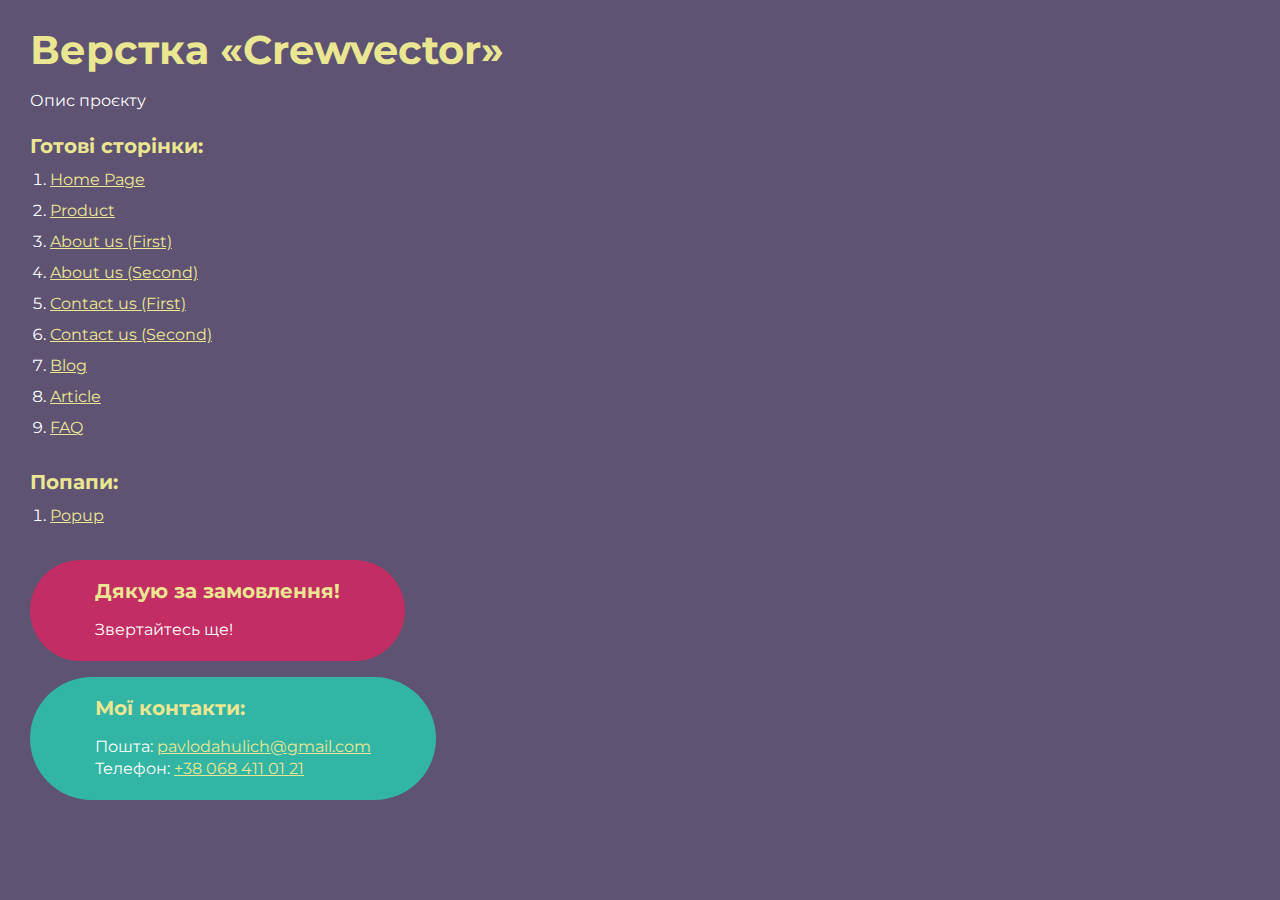
<file: index.html>
<!DOCTYPE html>
<html>

<head>
	<meta charset="UTF-8">
	<meta name="viewport" content="width=device-width, initial-scale=1.0">
	<title>Верстка «Crewvector»</title>
</head>

<body>
	<div class="rootpage">
		<h1>Верстка «Crewvector»</h1>
		<div class="rootpage__info">
			Опис проєкту
		</div>
		<h2>Готові сторінки:</h2>
		<ol class="rootpage__list">
			<li><a target="_blank" href="home.html">Home Page</a></li>
			<li><a target="_blank" href="product-page.html">Product</a></li>
			<li><a target="_blank" href="about-us-first.html">About us (First)</a></li>
			<li><a target="_blank" href="about-us-second.html">About us (Second)</a></li>
			<li><a target="_blank" href="contact-us-first.html">Contact us (First)</a></li>
			<li><a target="_blank" href="contact-us-second.html">Contact us (Second)</a></li>
			<li><a target="_blank" href="blog.html">Blog</a></li>
			<li><a target="_blank" href="article.html">Article</a></li>
			<li><a target="_blank" href="faq.html">FAQ</a></li>
		</ol>
		<h2>Попапи:</h2>
		<ol class="rootpage__list">
			<li><a target="_blank" href="home.html#popup">Popup</a></li>
		</ol>
		<div class="rootpage__tnx">
			<h2>Дякую за замовлення!</h2>
			<!-- <p>Буду радий (да) гарному відгуку.</p> -->
			<p>Звертайтесь ще!</p>
		</div>
		<div class="rootpage__contacts">
			<h2>Мої контакти:</h2>
			<p>Пошта: <a href="mailto:pavlodahulich@gmail.com">pavlodahulich@gmail.com</a></p>
			<p>Телефон: <a href="tel:+380684110121">+38 068 411 01 21</a></p>
			<!-- <p>Соц. мережі: <a href="">посилання</a></p> -->
		</div>
	</div>
</body>
<style>
	@charset "UTF-8";
	@import url("https://fonts.googleapis.com/css?family=Montserrat:regular,700&display=swap");

	*,
	*::before,
	*::after {
		padding: 0px;
		margin: 0px;
		border: 0px;
		box-sizing: border-box;
	}

	html,
	body {
		height: 100%;
		margin: 0;
		padding: 0;
		min-width: 320px;
		width: 100%;
		color: #fff;
		background-color: #5e5373;
	}

	body {
		font-family: Montserrat;
		font-size: 100%;
		line-height: 1;
		font-size: 1rem;
	}

	a {
		text-decoration: underline;
		color: #ebe691
	}

	a:visited {
		text-decoration: underline;
		color: #aaa768;
	}

	a:hover {
		text-decoration: none;
	}

	ul li {
		list-style: none;
	}

	img {
		vertical-align: top;
	}

	.wrapper {
		width: 100%;
		min-height: 100%;
		overflow: hidden;
	}

	.rootpage {
		padding: 30px;
		display: flex;
		flex-direction: column;
		align-items: flex-start;
	}

	@media (max-width: 767px) {
		.rootpage {
			padding: 30px 15px;
		}
	}

	h1 {
		color: #ebe691;
		font-size: 2.5rem;
		margin: 0px 0px 1.25rem 0px;
	}

	@media (max-width: 767px) {
		h1 {
			font-size: 1.85rem;
			margin: 0px 0px 1.25rem 0px;
		}
	}

	h2 {
		color: #ebe691;
		font-size: 1.25rem;
		margin: 0px 0px 1rem 0px;
	}

	@media (max-width: 767px) {
		h2 {
			font-size: 1.125rem;
			margin: 0px 0px 1rem 0px;
		}
	}

	.rootpage__info {
		line-height: 140%;
		margin: 0px 0px 1.5rem 0px;
	}

	.rootpage__list {
		margin: 0px 0px 2.25rem 1.25rem;
	}

	.rootpage__list li:not(:last-child) {
		margin: 0px 0px 15px 0px;
	}

	.rootpage__contacts,
	.rootpage__tnx {
		border-radius: 200px;
		padding: 20px 65px;
		line-height: 140%;
	}

	@media (max-width: 767px) {

		.rootpage__contacts,
		.rootpage__tnx {
			border-radius: 40px;
			padding: 20px;
		}
	}

	.rootpage__contacts {
		background: #32b5a4;

	}

	.rootpage__contacts a {
		color: #ebe691;
	}

	.rootpage__tnx {
		background: #c22d63;
		margin: 0px 0px 1rem 0px;
	}
</style>

</html>
</file>
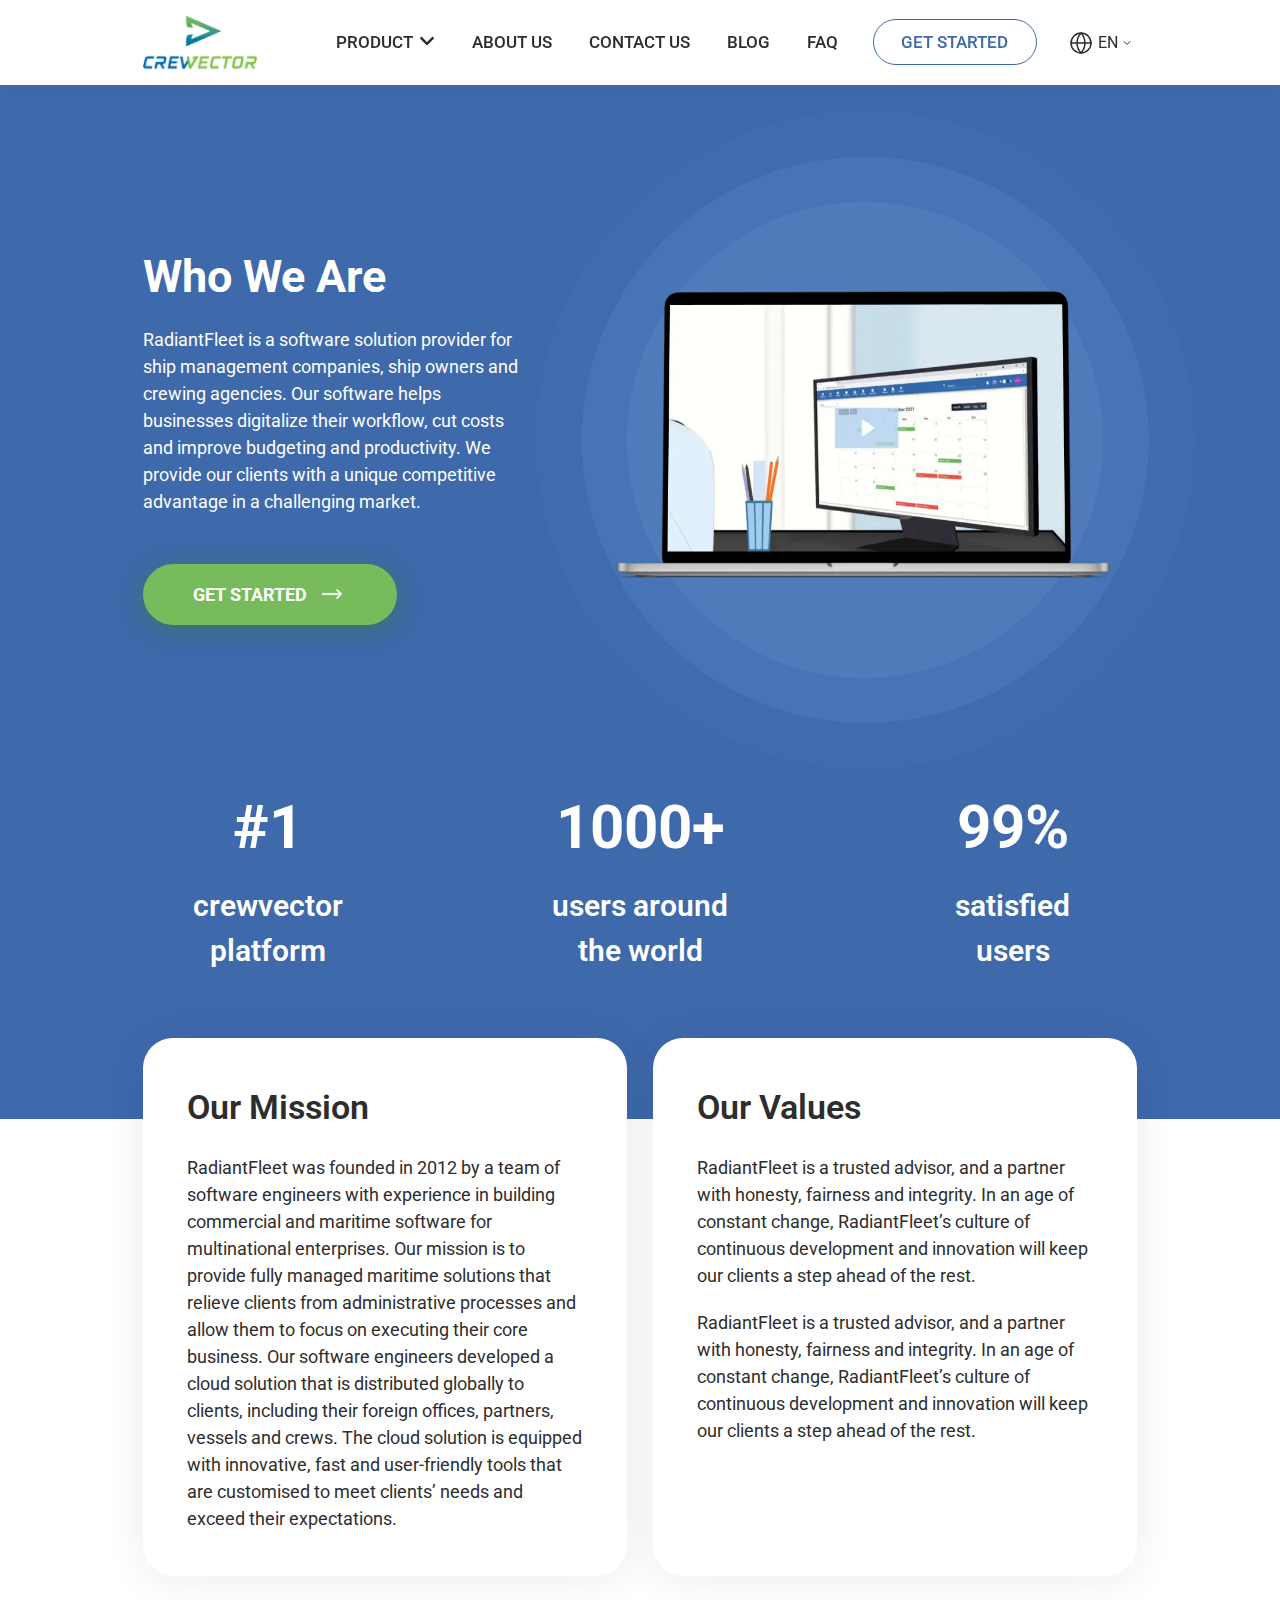
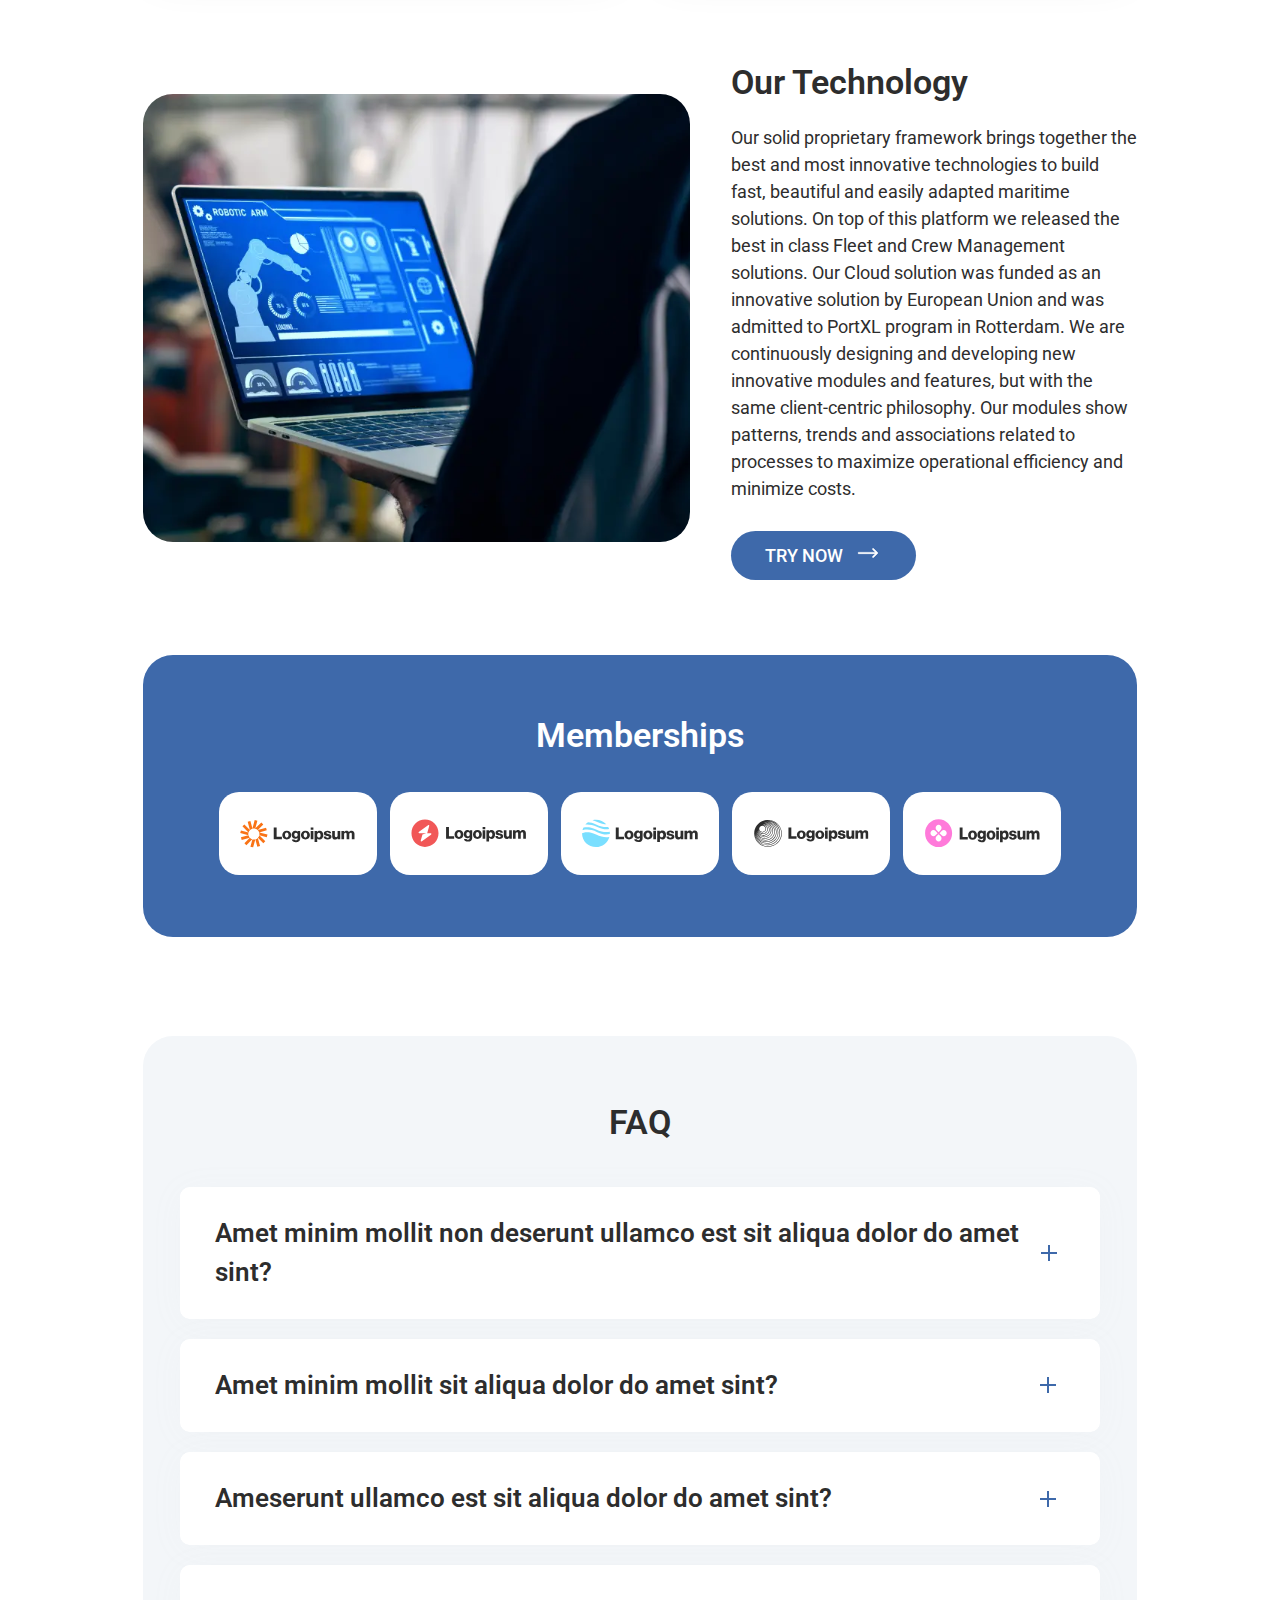
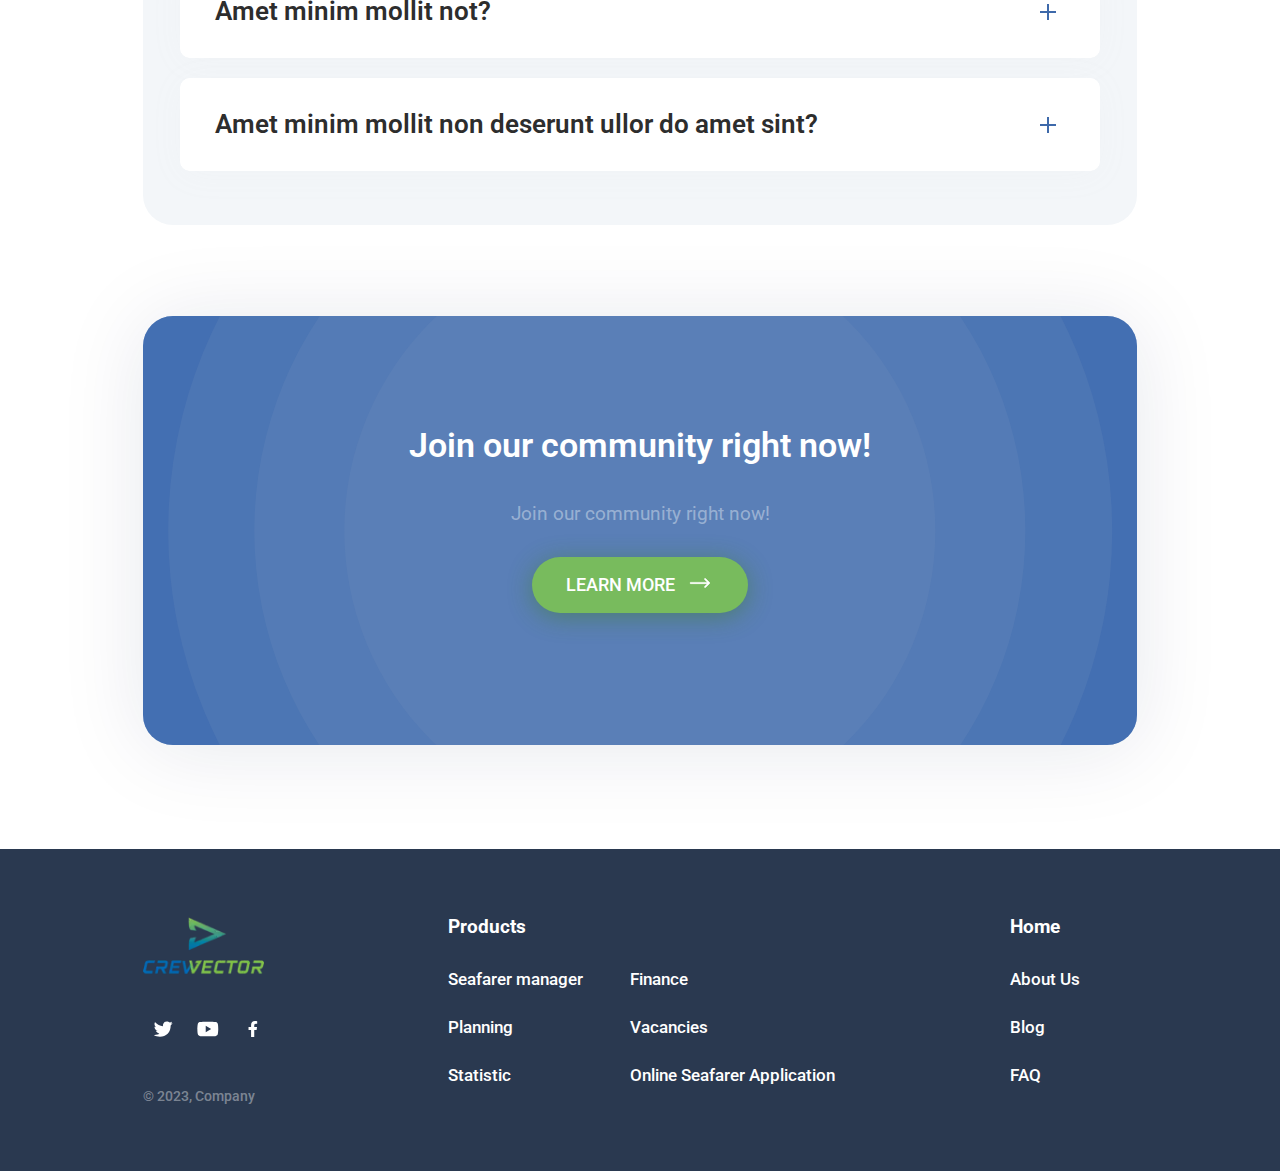
<file: about-us-first.html>
<!DOCTYPE html>
<html lang="en">

<head>
	<title>About us (First)</title>
	<meta charset="UTF-8">
	<meta name="format-detection" content="telephone=no">
	<!-- <style>body{opacity: 0;}</style> -->
	<link rel="stylesheet" href="css/style.min.css?_v=20230710223137">
	<link rel="shortcut icon" href="favicon.ico">
	<!-- <meta name="robots" content="noindex, nofollow"> -->
	<meta name="viewport" content="width=device-width, initial-scale=1.0">
</head>

<body>
	<div class="wrapper">
		<header class="header" data-lp>
			<div class="header__container">
				<a href="#" class="header__logo"><picture><source srcset="img/logo.webp" type="image/webp"><img src="img/logo.png" alt="logo" /></picture></a>
				<div class="header__menu menu">
					<nav class="menu__body">
						<ul class="menu__list">
							<li class="menu__item">
								<a href="#" class="menu__select">PRODUCT
									<span class="menu__link-toggle"><svg>
											<use xlink:href="img/icons/icons.svg#select-arrow"></use>
										</svg></span>
								</a>
								<div class="menu__modal modal-menu">
									<button type="button" class="modal-menu__button-sel">
										<img src="img/modal-menu/polygon-arr.svg" alt="arrow" />
									</button>
									<ul class="modal-menu__list">
										<li class="modal-menu__item">
											<a class="modal-menu__link" href="#">
												<span><img src="img/modal-menu/manager.svg" alt="icon" /></span>
												<div class="modal-menu__about">
													<h4>Seafarer manager</h4>
													<p>
														Amet minim mollit non
														deserunt ullamco est sit
														aliqua dolor do amet sint.
													</p>
												</div>
											</a>
										</li>
										<li class="modal-menu__item">
											<a class="modal-menu__link" href="#">
												<span><img src="img/modal-menu/vacancies.svg" alt="icon" /></span>
												<div class="modal-menu__about">
													<h4>Vacancies</h4>
													<p>
														Amet minim mollit non deserunt ullamco est sit aliqua dolor do amet sint..
													</p>
												</div>
											</a>
										</li>
										<li class="modal-menu__item">
											<a class="modal-menu__link" href="#">
												<span><img src="img/modal-menu/finance.svg" alt="icon" /></span>
												<div class="modal-menu__about">
													<h4>Finance</h4>
													<p>
														Amet minim mollit non deserunt ullamco est sit aliqua dolor do amet sint.
													</p>
												</div>
											</a>
										</li>
										<li class="modal-menu__item">
											<a class="modal-menu__link" href="#">
												<span><img src="img/modal-menu/statist.svg" alt="icon" /></span>
												<div class="modal-menu__about">
													<h4>Statistic</h4>
													<p>
														Amet minim mollit non
														deserunt ullamco est sit
														aliqua dolor do amet sint.
													</p>
												</div>
											</a>
										</li>
										<li class="modal-menu__item">
											<a class="modal-menu__link" href="#">
												<span><img src="img/modal-menu/planning.svg" alt="icon" /></span>
												<div class="modal-menu__about">
													<h4>Planning</h4>
													<p>
														Amet minim mollit non
														deserunt ullamco est sit
														aliqua dolor do amet sint.
													</p>
												</div>
											</a>
										</li>
										<li class="modal-menu__item">
											<a class="modal-menu__link" href="#">
												<span><img src="img/modal-menu/online.svg" alt="icon" /></span>
												<div class="modal-menu__about">
													<h4>Online Seafarer Application</h4>
													<p>
														Amet minim mollit non
														deserunt ullamco est sit
														aliqua dolor do amet sint.
													</p>
												</div>
											</a>
										</li>
									</ul>
								</div>
							</li>
							<li class="menu__item">
								<a href="#" class="menu__link">ABOUT US</a>
							</li>
							<li class="menu__item">
								<a href="#" class="menu__link">CONTACT US</a>
							</li>
							<li class="menu__item">
								<a href="#" class="menu__link">BLOG</a>
							</li>
							<li class="menu__item">
								<a href="#" class="menu__link">FAQ</a>
							</li>
						</ul>
					</nav>
					<div class="header__actions action-header">
						<button data-popup="#popup" type="button" class="action-header__button button button--border">
							GET STARTED
						</button>
						<div data-da=".menu__body,991.98,1" class="action-header__lang ">
							<select name="form[]" data-class-modif="form">
								<option value="1" selected>En</option>
								<option value="2">Uk</option>
								<option value="3">Ger</option>
							</select>
						</div>
					</div>
					<button type="button" class="menu__icon icon-menu">
						<span></span>
					</button>
				</div>
			</div>
		</header>

		<main class="about-us-first">
			<section class="about-us-first__main main">
				<div class="main__container">
					<div class="main__wrapper">
						<div class="main__info">
							<h1 class="main__title title title--main">
								Who We Are
							</h1>
							<p class="main__text">
								RadiantFleet is a software solution provider
								for ship management companies, ship owners
								and crewing agencies. Our software helps
								businesses digitalize their workflow, cut
								costs and improve budgeting and
								productivity. We provide our clients with a
								unique competitive advantage in a
								challenging market.
							</p>
							<div class="main__actions">
								<button class="main__button button button--green-big">
									GET STARTED
									<span><svg>
											<use xlink:href="img/icons/icons.svg#button-arrow"></use>
										</svg></span>
								</button>
							</div>
						</div>
						<div class="main__image">
							<picture><source srcset="img/main/image-01.webp" type="image/webp"><img src="img/main/image-01.png" alt="laptop" /></picture>
							<div class="main__elips">
								<div class="main__elips-first"></div>
								<div class="main__elips-second"></div>
								<div class="main__elips-third"></div>
							</div>
						</div>
					</div>
					<div class="main__achievement achievement">
						<div class="achievement__column">
							<h4 class="achievement__number">#1</h4>
							<p class="achievement__text">
								crewvector platform
							</p>
						</div>
						<div class="achievement__column">
							<h4 class="achievement__number">1000+</h4>
							<p class="achievement__text">
								users around the world
							</p>
						</div>
						<div class="achievement__column">
							<h4 class="achievement__number">99%</h4>
							<p class="achievement__text">satisfied users</p>
						</div>
					</div>
				</div>
			</section>
			<section class="about-us-first__our our">
				<div class="our__container">
					<div class="our__mission">
						<h2 class="our__title title">Our Mission</h2>
						<p class="our__text">
							RadiantFleet was founded in 2012 by a team of
							software engineers with experience in building
							commercial and maritime software for
							multinational enterprises. Our mission is to
							provide fully managed maritime solutions that
							relieve clients from administrative processes
							and allow them to focus on executing their core
							business. Our software engineers developed a
							cloud solution that is distributed globally to
							clients, including their foreign offices,
							partners, vessels and crews. The cloud solution
							is equipped with innovative, fast and
							user-friendly tools that are customised to meet
							clients’ needs and exceed their expectations.
						</p>
					</div>
					<div class="our__values">
						<h2 class="our__title title">Our Values</h2>
						<p class="our__text">
							RadiantFleet is a trusted advisor, and a partner
							with honesty, fairness and integrity. In an age
							of constant change, RadiantFleet’s culture of
							continuous development and innovation will keep
							our clients a step ahead of the rest.
						</p>
						<p class="our__text">
							RadiantFleet is a trusted advisor, and a partner
							with honesty, fairness and integrity. In an age
							of constant change, RadiantFleet’s culture of
							continuous development and innovation will keep
							our clients a step ahead of the rest.
						</p>
					</div>
				</div>
			</section>
			<section class="about-us-first__technology technology">
				<div class="technology__container">
					<div class="technology__image">
						<picture><source srcset="img/technology/image-01.webp" type="image/webp"><img src="img/technology/image-01.png" alt="image" /></picture>
					</div>
					<div class="technology__info">
						<h2 class="technology__title title">
							Our Technology
						</h2>
						<p class="technology__text">
							Our solid proprietary framework brings together
							the best and most innovative technologies to
							build fast, beautiful and easily adapted
							maritime solutions. On top of this platform we
							released the best in class Fleet and Crew
							Management solutions. Our Cloud solution was
							funded as an innovative solution by European
							Union and was admitted to PortXL program in
							Rotterdam. We are continuously designing and
							developing new innovative modules and features,
							but with the same client-centric philosophy. Our
							modules show patterns, trends and associations
							related to processes to maximize operational
							efficiency and minimize costs.
						</p>
						<div class="technology__action">
							<a href="#" class="technology__button button">TRY NOW<span><svg>
										<use xlink:href="img/icons/icons.svg#button-arrow"></use>
									</svg></span></a>
						</div>
					</div>
				</div>
			</section>
			<section class="about-us-first__memberships memberships">
				<div class="memberships__container">
					<div class="memberships__wrapper">
						<h2 class="memberships__title title title--white">
							Memberships
						</h2>
						<div class="memberships__labels">
							<a href="#" class="memberships__member"><img src="img/memberships/logo-01.svg" alt="logo" /></a>
							<a href="#" class="memberships__member"><img src="img/memberships/logo-02.svg" alt="logo" /></a>
							<a href="#" class="memberships__member"><img src="img/memberships/logo-03.svg" alt="logo" /></a>
							<a href="#" class="memberships__member"><img src="img/memberships/logo-04.svg" alt="logo" /></a>
							<a href="#" class="memberships__member"><img src="img/memberships/logo-05.svg" alt="logo" /></a>
						</div>
					</div>
				</div>
			</section>
			<section class="about-us-first__faq faq">
				<div class="faq__container">
					<div class="faq__block">
						<h2 class="faq__title title">FAQ</h2>
						<div data-spollers class="faq__spollers spollers">
							<div class="spollers__line">
								<details class="spollers__item">
									<summary class="spollers__title">
										Amet minim mollit non deserunt ullamco
										est sit aliqua dolor do amet sint?<span></span>
									</summary>
									<div class="spollers__body">
										<p class="spollers__text">
											Amet minim mollit non deserunt
											ullamco est sit aliqua dolor do amet
											sint. Velit officia consequat duis
											enim velit mollit. Exercitation
											veniam consequat sunt nostrud amet.
											Amet minim mollit non deserunt
											ullamco est sit aliqua dolor do amet
											sint. Velit officia consequat duis
											enim velit mollit. Exercitation
											veniam consequat sunt nostrud amet.
											Amet minim mollit non deserunt
											ullamco est sit aliqua dolor do amet
											sint. Velit officia consequat duis
											enim velit mollit. Exercitation
											veniam consequat sunt nostrud amet.
											Amet minim mollit non deserunt
											ullamco est sit aliqua dolor do amet
											sint. Velit officia consequat duis
											enim velit mollit. Exercitation
											veniam consequat sunt nostrud amet.
										</p>
									</div>
								</details>
							</div>
							<div class="spollers__line">
								<details class="spollers__item">
									<summary class="spollers__title">
										Amet minim mollit sit aliqua dolor do
										amet sint?<span></span>
									</summary>
									<div class="spollers__body">
										<p class="spollers__text">
											Amet minim mollit non deserunt
											ullamco est sit aliqua dolor do amet
											sint. Velit officia consequat duis
											enim velit mollit. Exercitation
											veniam consequat sunt nostrud amet.
											Amet minim mollit non deserunt
											ullamco est sit aliqua dolor do amet
											sint. Velit officia consequat duis
											enim velit mollit. Exercitation
											veniam consequat sunt nostrud amet.
											Amet minim mollit non deserunt
											ullamco est sit aliqua dolor do amet
											sint. Velit officia consequat duis
											enim velit mollit. Exercitation
											veniam consequat sunt nostrud amet.
											Amet minim mollit non deserunt
											ullamco est sit aliqua dolor do amet
											sint. Velit officia consequat duis
											enim velit mollit. Exercitation
											veniam consequat sunt nostrud amet.
										</p>
									</div>
								</details>
							</div>
							<div class="spollers__line">
								<details class="spollers__item">
									<summary class="spollers__title">
										Ameserunt ullamco est sit aliqua dolor
										do amet sint?<span></span>
									</summary>
									<div class="spollers__body">
										<p class="spollers__text">
											Amet minim mollit non deserunt
											ullamco est sit aliqua dolor do amet
											sint. Velit officia consequat duis
											enim velit mollit. Exercitation
											veniam consequat sunt nostrud amet.
											Amet minim mollit non deserunt
											ullamco est sit aliqua dolor do amet
											sint. Velit officia consequat duis
											enim velit mollit. Exercitation
											veniam consequat sunt nostrud amet.
											Amet minim mollit non deserunt
											ullamco est sit aliqua dolor do amet
											sint. Velit officia consequat duis
											enim velit mollit. Exercitation
											veniam consequat sunt nostrud amet.
											Amet minim mollit non deserunt
											ullamco est sit aliqua dolor do amet
											sint. Velit officia consequat duis
											enim velit mollit. Exercitation
											veniam consequat sunt nostrud amet.
										</p>
									</div>
								</details>
							</div>
							<div class="spollers__line">
								<details class="spollers__item">
									<summary class="spollers__title">
										Amet minim mollit not?<span></span>
									</summary>
									<div class="spollers__body">
										<p class="spollers__text">
											Amet minim mollit non deserunt
											ullamco est sit aliqua dolor do amet
											sint. Velit officia consequat duis
											enim velit mollit. Exercitation
											veniam consequat sunt nostrud amet.
											Amet minim mollit non deserunt
											ullamco est sit aliqua dolor do amet
											sint. Velit officia consequat duis
											enim velit mollit. Exercitation
											veniam consequat sunt nostrud amet.
											Amet minim mollit non deserunt
											ullamco est sit aliqua dolor do amet
											sint. Velit officia consequat duis
											enim velit mollit. Exercitation
											veniam consequat sunt nostrud amet.
											Amet minim mollit non deserunt
											ullamco est sit aliqua dolor do amet
											sint. Velit officia consequat duis
											enim velit mollit. Exercitation
											veniam consequat sunt nostrud amet.
										</p>
									</div>
								</details>
							</div>
							<div class="spollers__line">
								<details class="spollers__item">
									<summary class="spollers__title">
										Amet minim mollit non deserunt ullor do
										amet sint?<span></span>
									</summary>
									<div class="spollers__body">
										<p class="spollers__text">
											Amet minim mollit non deserunt
											ullamco est sit aliqua dolor do amet
											sint. Velit officia consequat duis
											enim velit mollit. Exercitation
											veniam consequat sunt nostrud amet.
											Amet minim mollit non deserunt
											ullamco est sit aliqua dolor do amet
											sint. Velit officia consequat duis
											enim velit mollit. Exercitation
											veniam consequat sunt nostrud amet.
											Amet minim mollit non deserunt
											ullamco est sit aliqua dolor do amet
											sint. Velit officia consequat duis
											enim velit mollit. Exercitation
											veniam consequat sunt nostrud amet.
											Amet minim mollit non deserunt
											ullamco est sit aliqua dolor do amet
											sint. Velit officia consequat duis
											enim velit mollit. Exercitation
											veniam consequat sunt nostrud amet.
										</p>
									</div>
								</details>
							</div>
						</div>
					</div>
				</div>
			</section>
			<section class="about-us-first__join join">
				<div class="join__container">
					<div class="join__wrapper">
						<h2 class="join__title title title--white">
							Join our community right now!
						</h2>
						<p class="join__label">
							Join our community right now!
						</p>
						<a href="" class="join__button button button--green">LEARN MORE
							<span><svg>
									<use xlink:href="img/icons/icons.svg#button-arrow"></use>
								</svg></span></a>
						<div class="join__elipses">
							<div class="join__elips-9"></div>
							<div class="join__elips-8"></div>
							<div class="join__elips-5"></div>
							<div class="join__elips-6"></div>
							<div class="join__elips-7"></div>
						</div>
					</div>
				</div>
			</section>
		</main>
		<footer class="footer">
			<div class="footer__container">
				<div class="footer__column">
					<a href="" class="footer__logo"><picture><source srcset="img/logo.webp" type="image/webp"><img src="img/logo.png" alt="logo"></picture></a>
					<div data-da=".footer__container, 767.98,6" class="footer__logo-wrapper">
						<ul class="footer__social social">
							<li class="social__item"><a href="#" class="social__link"><svg>
										<use xlink:href="img/icons/icons.svg#twitter"></use>
									</svg></a></li>
							<li class="social__item"><a href="#" class="social__link"><svg>
										<use xlink:href="img/icons/icons.svg#youtube"></use>
									</svg></a></li>
							<li class="social__item"><a href="#" class="social__link"><svg>
										<use xlink:href="img/icons/icons.svg#facebook"></use>
									</svg></a></li>
						</ul>
						<p class="footer__copy">&copy; 2023, Company</p>
					</div>
				</div>
				<div class="footer__column">
					<h3 class="footer__title">Products</h3>
					<ul class="footer__product product">
						<li class="product__item"><a href="#" class="product__link">Seafarer manager</a></li>
						<li class="product__item"><a href="#" class="product__link">Finance</a></li>
						<li class="product__item"><a href="#" class="product__link">Planning</a></li>
						<li class="product__item"><a href="#" class="product__link">Vacancies</a></li>
						<li class="product__item"><a href="#" class="product__link">Statistic</a></li>
						<li class="product__item"><a href="#" class="product__link">Online Seafarer Application</a></li>
					</ul>
				</div>
				<div class="footer__column">
					<h3 class="footer__title">Home</h3>
					<nav class="footer__menu menu-footer">
						<ul class="menu-footer__list">
							<li class="menu-footer__item"><a href="#" class="menu-footer__link">About Us</a></li>
							<li class="menu-footer__item"><a href="#" class="menu-footer__link">Blog</a></li>
							<li class="menu-footer__item"><a href="#" class="menu-footer__link">FAQ</a></li>
						</ul>
					</nav>
				</div>
			</div>
		</footer>
	</div>
	<script src="js/app.min.js?_v=20230710223137"></script>
</body>

</html>
</file>
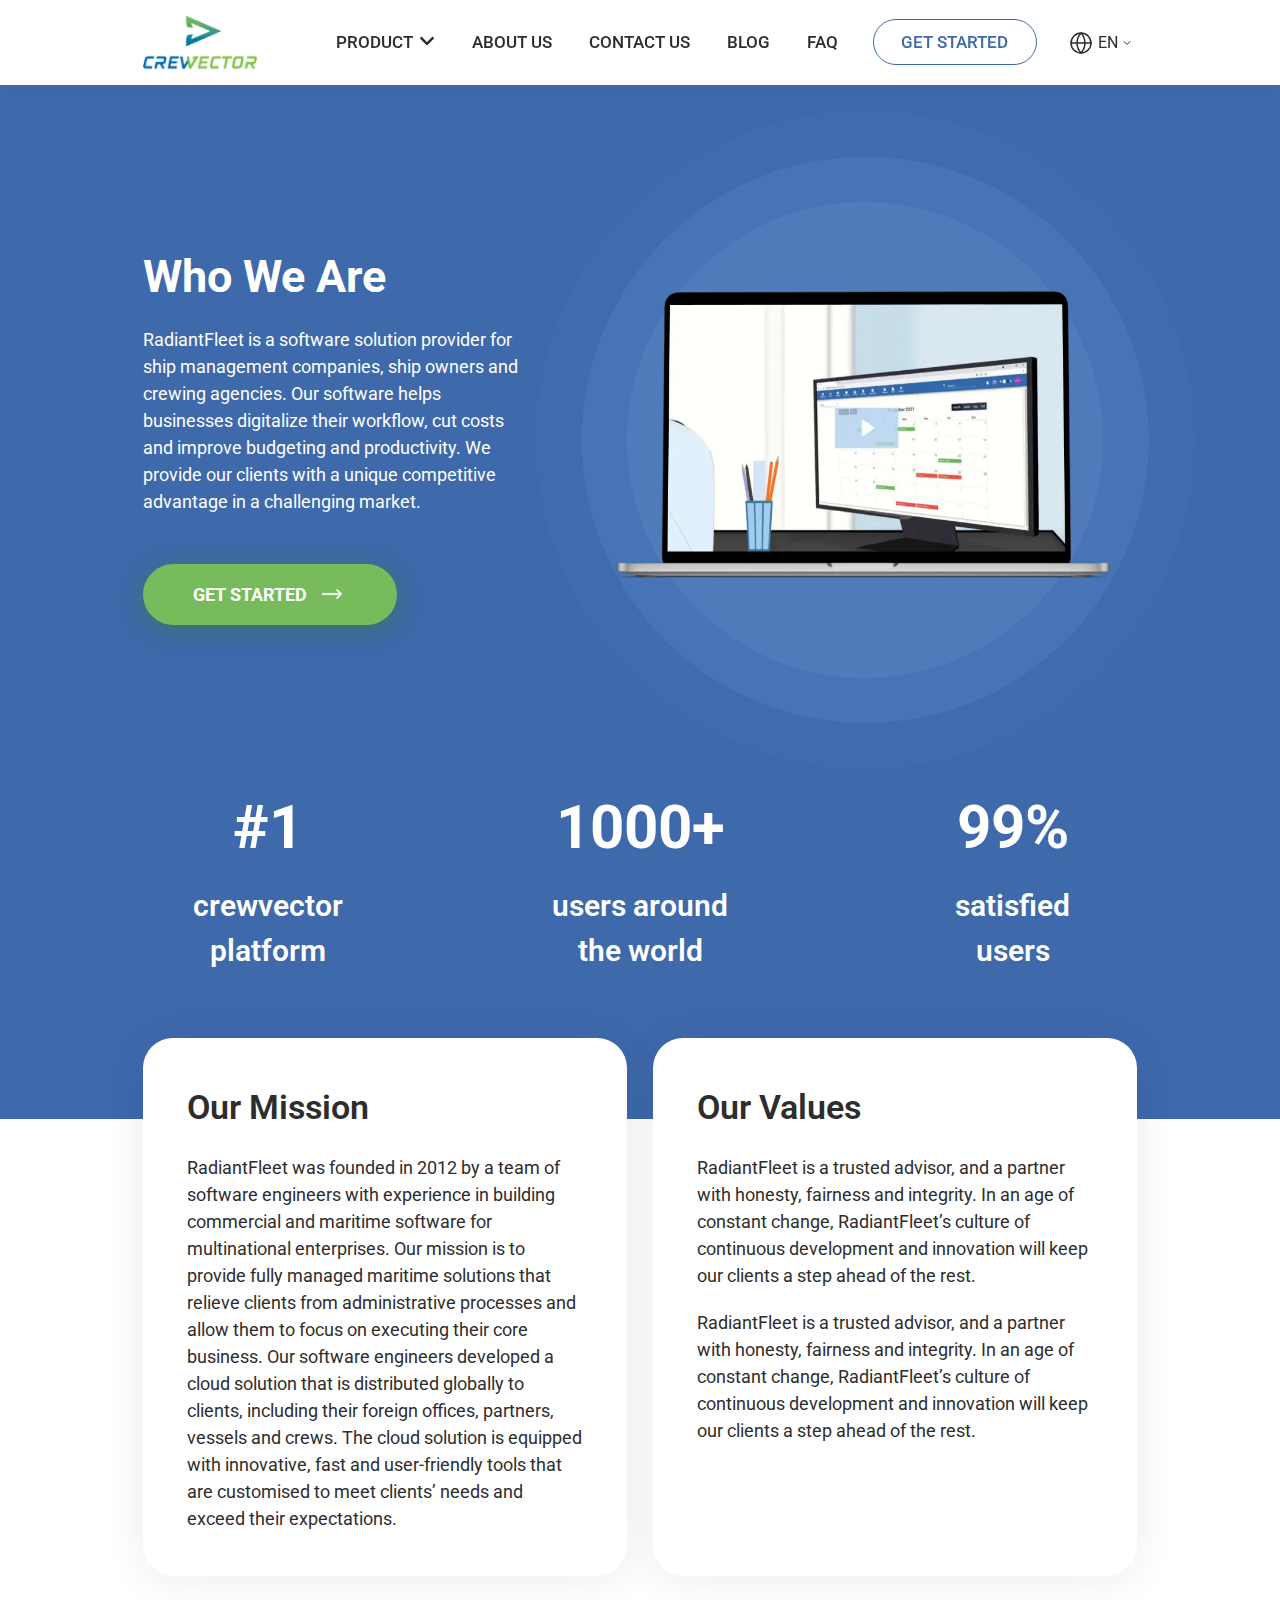
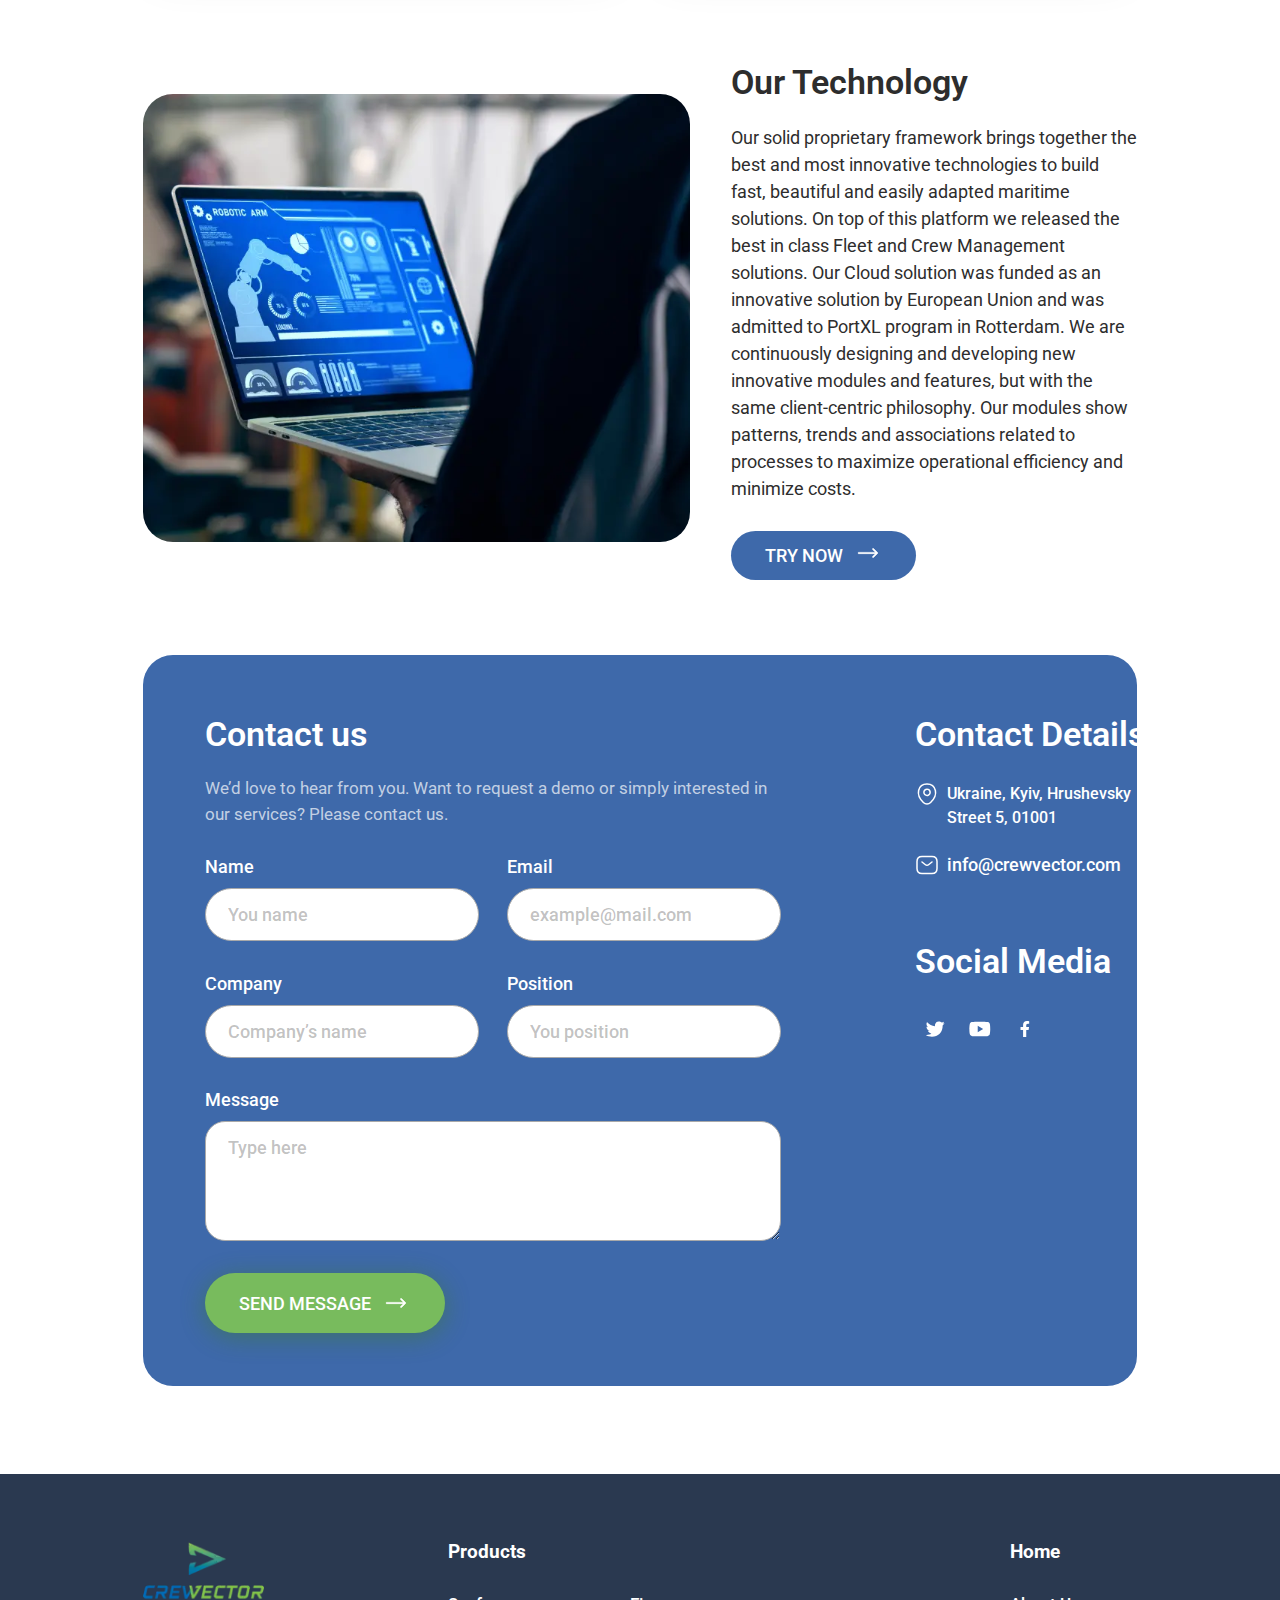
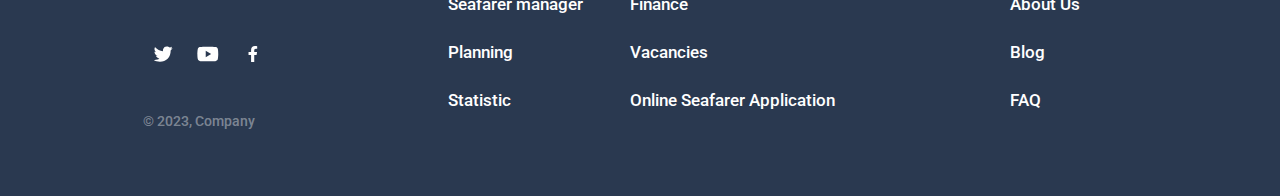
<file: about-us-second.html>
<!DOCTYPE html>
<html lang="en">

<head>
	<title>About us (Second)</title>
	<meta charset="UTF-8">
	<meta name="format-detection" content="telephone=no">
	<!-- <style>body{opacity: 0;}</style> -->
	<link rel="stylesheet" href="css/style.min.css?_v=20230710223137">
	<link rel="shortcut icon" href="favicon.ico">
	<!-- <meta name="robots" content="noindex, nofollow"> -->
	<meta name="viewport" content="width=device-width, initial-scale=1.0">
</head>

<body>
	<div class="wrapper">
		<header class="header" data-lp>
			<div class="header__container">
				<a href="#" class="header__logo"><picture><source srcset="img/logo.webp" type="image/webp"><img src="img/logo.png" alt="logo" /></picture></a>
				<div class="header__menu menu">
					<nav class="menu__body">
						<ul class="menu__list">
							<li class="menu__item">
								<a href="#" class="menu__select">PRODUCT
									<span class="menu__link-toggle"><svg>
											<use xlink:href="img/icons/icons.svg#select-arrow"></use>
										</svg></span>
								</a>
								<div class="menu__modal modal-menu">
									<button type="button" class="modal-menu__button-sel">
										<img src="img/modal-menu/polygon-arr.svg" alt="arrow" />
									</button>
									<ul class="modal-menu__list">
										<li class="modal-menu__item">
											<a class="modal-menu__link" href="#">
												<span><img src="img/modal-menu/manager.svg" alt="icon" /></span>
												<div class="modal-menu__about">
													<h4>Seafarer manager</h4>
													<p>
														Amet minim mollit non
														deserunt ullamco est sit
														aliqua dolor do amet sint.
													</p>
												</div>
											</a>
										</li>
										<li class="modal-menu__item">
											<a class="modal-menu__link" href="#">
												<span><img src="img/modal-menu/vacancies.svg" alt="icon" /></span>
												<div class="modal-menu__about">
													<h4>Vacancies</h4>
													<p>
														Amet minim mollit non deserunt ullamco est sit aliqua dolor do amet sint..
													</p>
												</div>
											</a>
										</li>
										<li class="modal-menu__item">
											<a class="modal-menu__link" href="#">
												<span><img src="img/modal-menu/finance.svg" alt="icon" /></span>
												<div class="modal-menu__about">
													<h4>Finance</h4>
													<p>
														Amet minim mollit non deserunt ullamco est sit aliqua dolor do amet sint.
													</p>
												</div>
											</a>
										</li>
										<li class="modal-menu__item">
											<a class="modal-menu__link" href="#">
												<span><img src="img/modal-menu/statist.svg" alt="icon" /></span>
												<div class="modal-menu__about">
													<h4>Statistic</h4>
													<p>
														Amet minim mollit non
														deserunt ullamco est sit
														aliqua dolor do amet sint.
													</p>
												</div>
											</a>
										</li>
										<li class="modal-menu__item">
											<a class="modal-menu__link" href="#">
												<span><img src="img/modal-menu/planning.svg" alt="icon" /></span>
												<div class="modal-menu__about">
													<h4>Planning</h4>
													<p>
														Amet minim mollit non
														deserunt ullamco est sit
														aliqua dolor do amet sint.
													</p>
												</div>
											</a>
										</li>
										<li class="modal-menu__item">
											<a class="modal-menu__link" href="#">
												<span><img src="img/modal-menu/online.svg" alt="icon" /></span>
												<div class="modal-menu__about">
													<h4>Online Seafarer Application</h4>
													<p>
														Amet minim mollit non
														deserunt ullamco est sit
														aliqua dolor do amet sint.
													</p>
												</div>
											</a>
										</li>
									</ul>
								</div>
							</li>
							<li class="menu__item">
								<a href="#" class="menu__link">ABOUT US</a>
							</li>
							<li class="menu__item">
								<a href="#" class="menu__link">CONTACT US</a>
							</li>
							<li class="menu__item">
								<a href="#" class="menu__link">BLOG</a>
							</li>
							<li class="menu__item">
								<a href="#" class="menu__link">FAQ</a>
							</li>
						</ul>
					</nav>
					<div class="header__actions action-header">
						<button data-popup="#popup" type="button" class="action-header__button button button--border">
							GET STARTED
						</button>
						<div data-da=".menu__body,991.98,1" class="action-header__lang ">
							<select name="form[]" data-class-modif="form">
								<option value="1" selected>En</option>
								<option value="2">Uk</option>
								<option value="3">Ger</option>
							</select>
						</div>
					</div>
					<button type="button" class="menu__icon icon-menu">
						<span></span>
					</button>
				</div>
			</div>
		</header>

		<main class="about-us-second">
			<section class="about-us-second__main main">
				<div class="main__container">
					<div class="main__wrapper">
						<div class="main__info">
							<h1 class="main__title title title--main">
								Who We Are
							</h1>
							<p class="main__text">
								RadiantFleet is a software solution provider
								for ship management companies, ship owners
								and crewing agencies. Our software helps
								businesses digitalize their workflow, cut
								costs and improve budgeting and
								productivity. We provide our clients with a
								unique competitive advantage in a
								challenging market.
							</p>
							<div class="maim__actions">
								<button class="main__button button button--green-big">
									GET STARTED
									<span><svg>
											<use xlink:href="img/icons/icons.svg#button-arrow"></use>
										</svg></span>
								</button>
							</div>
						</div>
						<div class="main__image">
							<picture><source srcset="img/main/image-01.webp" type="image/webp"><img src="img/main/image-01.png" alt="laptop" /></picture>
							<div class="main__elips">
								<div class="main__elips-first"></div>
								<div class="main__elips-second"></div>
								<div class="main__elips-third"></div>
							</div>
						</div>
					</div>
					<div class="main__achievement achievement">
						<div class="achievement__column">
							<h4 class="achievement__number">#1</h4>
							<p class="achievement__text">
								crewvector platform
							</p>
						</div>
						<div class="achievement__column">
							<h4 class="achievement__number">1000+</h4>
							<p class="achievement__text">
								users around the world
							</p>
						</div>
						<div class="achievement__column">
							<h4 class="achievement__number">99%</h4>
							<p class="achievement__text">satisfied users</p>
						</div>
					</div>
				</div>
			</section>
			<section class="about-us-second__our our">
				<div class="our__container">
					<div class="our__mission">
						<h2 class="our__title title">Our Mission</h2>
						<p class="our__text">
							RadiantFleet was founded in 2012 by a team of
							software engineers with experience in building
							commercial and maritime software for
							multinational enterprises. Our mission is to
							provide fully managed maritime solutions that
							relieve clients from administrative processes
							and allow them to focus on executing their core
							business. Our software engineers developed a
							cloud solution that is distributed globally to
							clients, including their foreign offices,
							partners, vessels and crews. The cloud solution
							is equipped with innovative, fast and
							user-friendly tools that are customised to meet
							clients’ needs and exceed their expectations.
						</p>
					</div>
					<div class="our__values">
						<h2 class="our__title title">Our Values</h2>
						<p class="our__text">
							RadiantFleet is a trusted advisor, and a partner
							with honesty, fairness and integrity. In an age
							of constant change, RadiantFleet’s culture of
							continuous development and innovation will keep
							our clients a step ahead of the rest.
						</p>
						<p class="our__text">
							RadiantFleet is a trusted advisor, and a partner
							with honesty, fairness and integrity. In an age
							of constant change, RadiantFleet’s culture of
							continuous development and innovation will keep
							our clients a step ahead of the rest.
						</p>
					</div>
				</div>
			</section>
			<section class="about-us-second__technology technology">
				<div class="technology__container">
					<div class="technology__image">
						<picture><source srcset="img/technology/image-01.webp" type="image/webp"><img src="img/technology/image-01.png" alt="image" /></picture>
					</div>
					<div class="technology__info">
						<h2 class="technology__title title">
							Our Technology
						</h2>
						<p class="technology__text">
							Our solid proprietary framework brings together
							the best and most innovative technologies to
							build fast, beautiful and easily adapted
							maritime solutions. On top of this platform we
							released the best in class Fleet and Crew
							Management solutions. Our Cloud solution was
							funded as an innovative solution by European
							Union and was admitted to PortXL program in
							Rotterdam. We are continuously designing and
							developing new innovative modules and features,
							but with the same client-centric philosophy. Our
							modules show patterns, trends and associations
							related to processes to maximize operational
							efficiency and minimize costs.
						</p>
						<div class="technology__action">
							<a href="#" class="technology__button button">TRY NOW<span><svg>
										<use xlink:href="img/icons/icons.svg#button-arrow"></use>
									</svg></span></a>
						</div>
					</div>
				</div>
			</section>
			<section class="about-us-second__contact contact">
				<div class="contact__container">
					<div class="contact__block">
						<div class="contact__us us-contact">
							<h2 class="us-contact__title title title--white">
								Contact us
							</h2>
							<p class="us-contact__text">
								We’d love to hear from you. Want to request a
								demo or simply interested in our services?
								Please contact us.
							</p>
							<form class="us-contact__form" action="files/sendmail/sendmail.php" method="POST">
								<div class="us-contact__lines">
									<div class="us-contact__line">
										<label class="us-contact__label" for="name">Name</label>
										<input type="text" name="form[name]" required data-error="" id="name" autocomplete="off" placeholder="You name" class="us-contact__input" />
									</div>
									<div class="us-contact__line">
										<label class="us-contact__label" for="email">Email</label>
										<input type="email" name="form[email]" required data-error="" id="email" autocomplete="off" placeholder="example@mail.com" class="us-contact__input" />
									</div>
									<div class="us-contact__line">
										<label class="us-contact__label" for="company">Company</label>
										<input type="text" name="form[company]" required data-error="" id="company" autocomplete="off" placeholder="Company’s name" class="us-contact__input" />
									</div>
									<div class="us-contact__line">
										<label class="us-contact__label" for="position">Position</label>
										<input type="text" name="form[position]" required data-error="" id="position" autocomplete="off" placeholder="You position" class="us-contact__input" />
									</div>
									<div class="us-contact__line us-contact__line--large">
										<label for="message" class="us-contact__label">Message</label>
										<textarea name="form[message]" id="message" autocomplete="off" placeholder="Type here" class="us-contact__input us-contact__input--large"></textarea>
									</div>
								</div>
								<button type="submit" class="us-contact__button button button--green">
									Send Message<span><svg>
											<use xlink:href="img/icons/icons.svg#button-arrow"></use>
										</svg></span>
								</button>
							</form>
						</div>
						<div class="contact__details datails-contact">
							<div class="datails-contact__top">
								<h3 class="datails-contact__title title title--white">
									Contact Details
								</h3>
								<address class="datails-contact__address">
									<svg>
										<use xlink:href="img/icons/icons.svg#location"></use>
									</svg>Ukraine, Kyiv, Hrushevsky Street 5, 01001
								</address><a href="mailto:info@crewvector.com" class="datails-contact__mail"><svg>
										<use xlink:href="img/icons/icons.svg#mail"></use>
									</svg>info@crewvector.com</a>
							</div>
							<div class="datails-contact__down">
								<h3 class="datails-contact__title title title--white">
									Social Media
								</h3>
								<ul class="datails-contact__social social">
									<li class="social__item">
										<a href="#" class="social__link"><svg>
												<use xlink:href="img/icons/icons.svg#twitter"></use>
											</svg></a>
									</li>
									<li class="social__item">
										<a href="#" class="social__link"><svg>
												<use xlink:href="img/icons/icons.svg#youtube"></use>
											</svg></a>
									</li>
									<li class="social__item">
										<a href="#" class="social__link"><svg>
												<use xlink:href="img/icons/icons.svg#facebook"></use>
											</svg></a>
									</li>
								</ul>
							</div>
						</div>
					</div>
				</div>
			</section>
		</main>
		<footer class="footer">
			<div class="footer__container">
				<div class="footer__column">
					<a href="" class="footer__logo"><picture><source srcset="img/logo.webp" type="image/webp"><img src="img/logo.png" alt="logo"></picture></a>
					<div data-da=".footer__container, 767.98,6" class="footer__logo-wrapper">
						<ul class="footer__social social">
							<li class="social__item"><a href="#" class="social__link"><svg>
										<use xlink:href="img/icons/icons.svg#twitter"></use>
									</svg></a></li>
							<li class="social__item"><a href="#" class="social__link"><svg>
										<use xlink:href="img/icons/icons.svg#youtube"></use>
									</svg></a></li>
							<li class="social__item"><a href="#" class="social__link"><svg>
										<use xlink:href="img/icons/icons.svg#facebook"></use>
									</svg></a></li>
						</ul>
						<p class="footer__copy">&copy; 2023, Company</p>
					</div>
				</div>
				<div class="footer__column">
					<h3 class="footer__title">Products</h3>
					<ul class="footer__product product">
						<li class="product__item"><a href="#" class="product__link">Seafarer manager</a></li>
						<li class="product__item"><a href="#" class="product__link">Finance</a></li>
						<li class="product__item"><a href="#" class="product__link">Planning</a></li>
						<li class="product__item"><a href="#" class="product__link">Vacancies</a></li>
						<li class="product__item"><a href="#" class="product__link">Statistic</a></li>
						<li class="product__item"><a href="#" class="product__link">Online Seafarer Application</a></li>
					</ul>
				</div>
				<div class="footer__column">
					<h3 class="footer__title">Home</h3>
					<nav class="footer__menu menu-footer">
						<ul class="menu-footer__list">
							<li class="menu-footer__item"><a href="#" class="menu-footer__link">About Us</a></li>
							<li class="menu-footer__item"><a href="#" class="menu-footer__link">Blog</a></li>
							<li class="menu-footer__item"><a href="#" class="menu-footer__link">FAQ</a></li>
						</ul>
					</nav>
				</div>
			</div>
		</footer>
	</div>
	<script src="js/app.min.js?_v=20230710223137"></script>
</body>

</html>
</file>
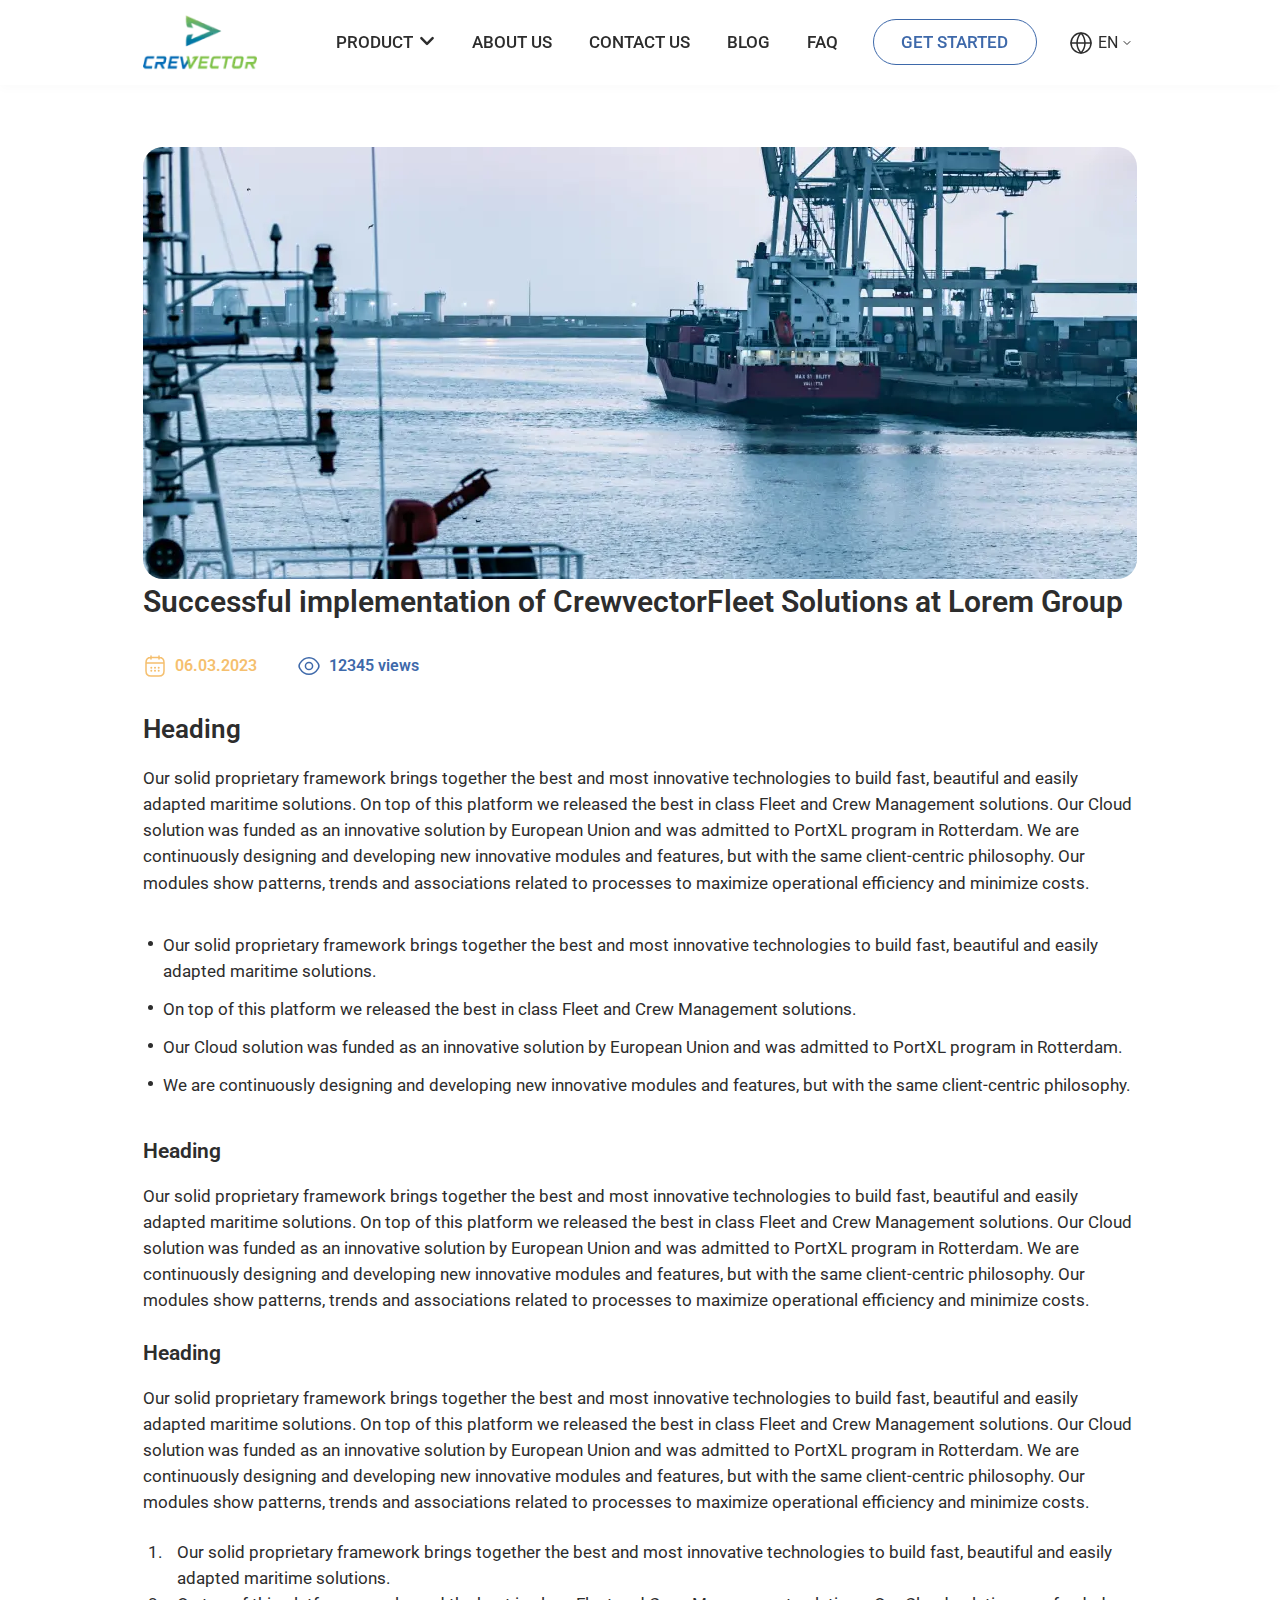
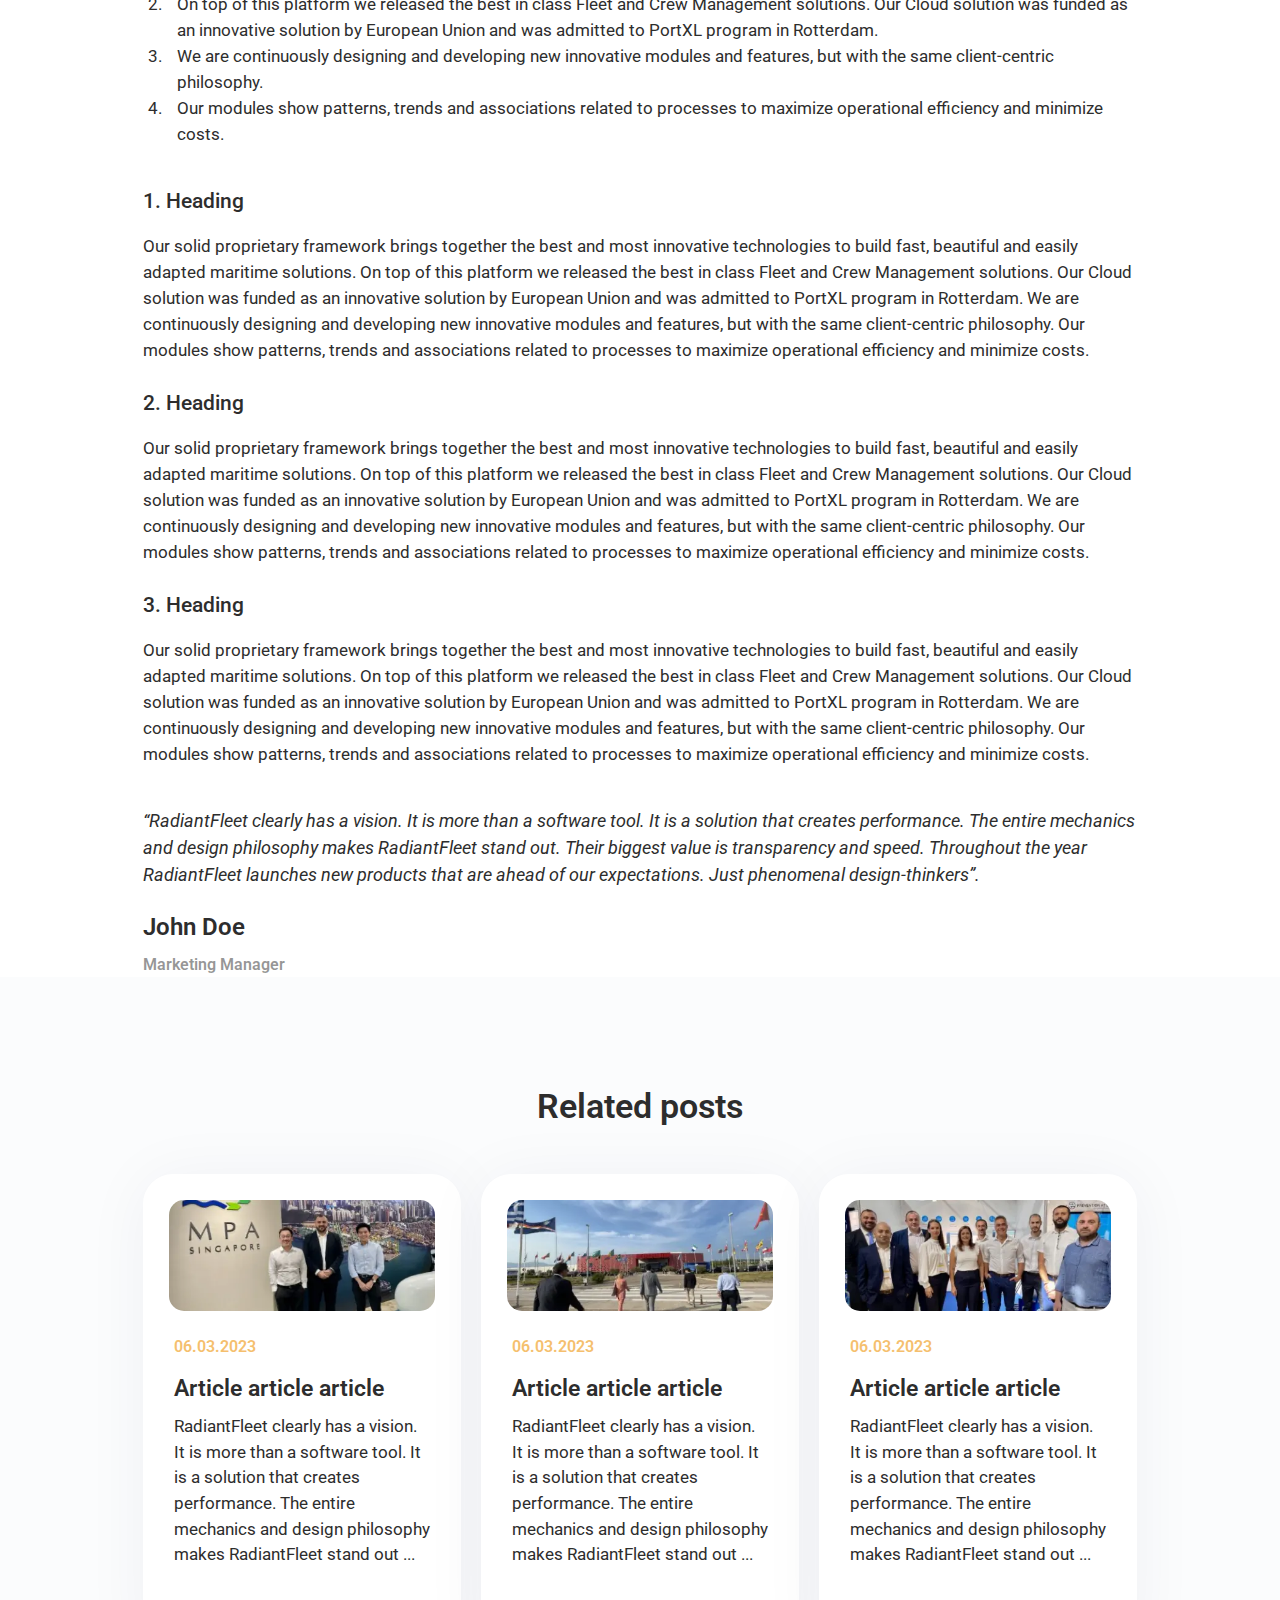
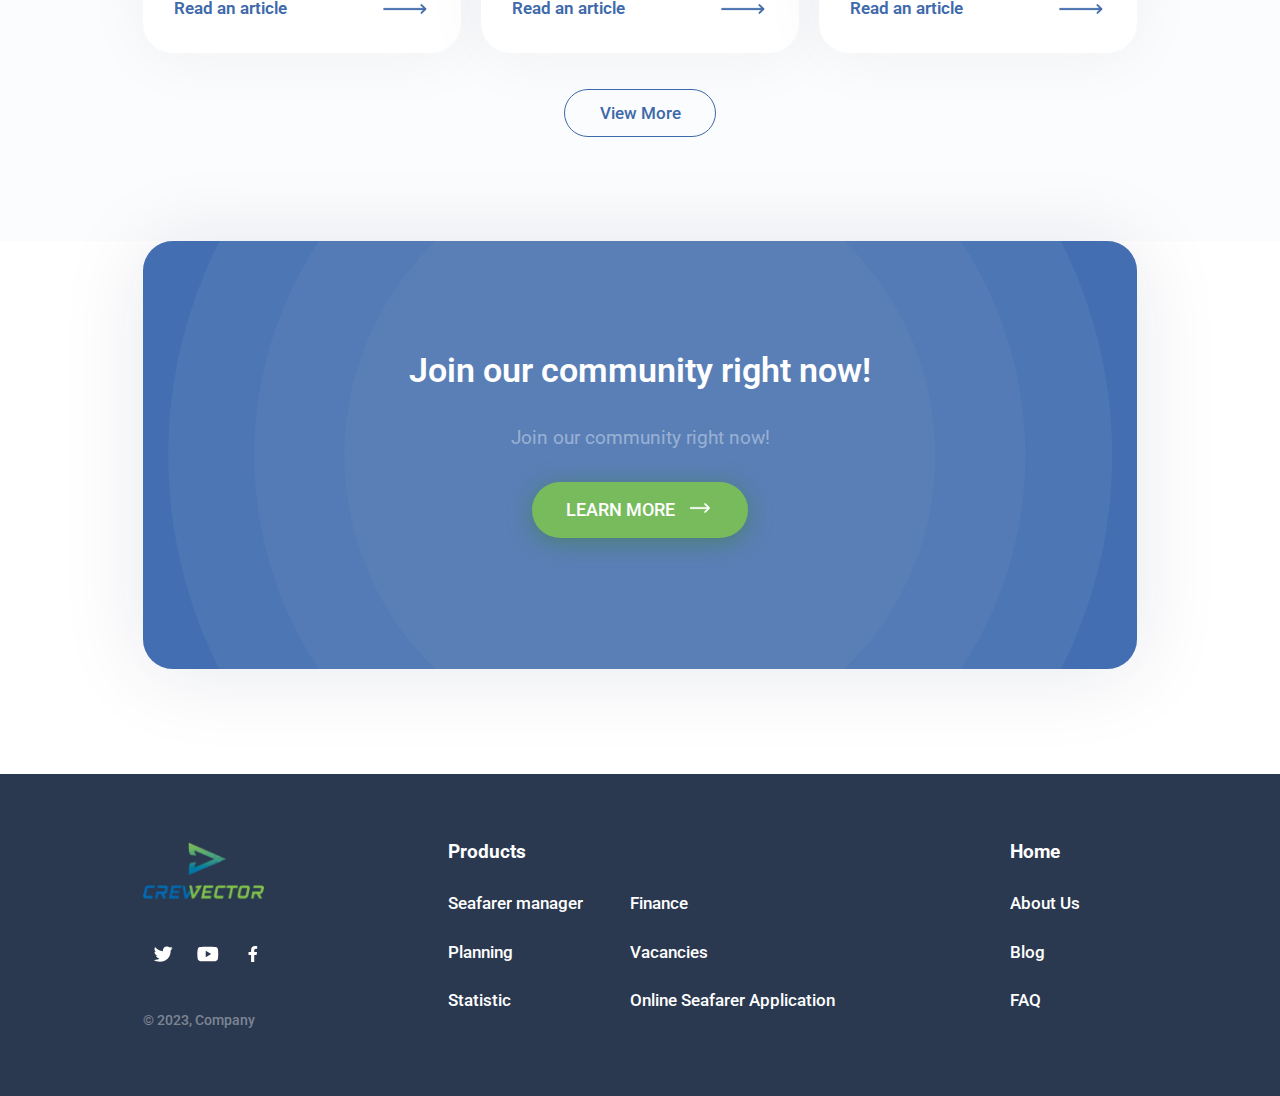
<file: article.html>
<!DOCTYPE html>
<html lang="en">

<head>
	<title>Article</title>
	<meta charset="UTF-8">
	<meta name="format-detection" content="telephone=no">
	<!-- <style>body{opacity: 0;}</style> -->
	<link rel="stylesheet" href="css/style.min.css?_v=20230710223137">
	<link rel="shortcut icon" href="favicon.ico">
	<!-- <meta name="robots" content="noindex, nofollow"> -->
	<meta name="viewport" content="width=device-width, initial-scale=1.0">
</head>

<body>
	<div class="wrapper">
		<header class="header" data-lp>
			<div class="header__container">
				<a href="#" class="header__logo"><picture><source srcset="img/logo.webp" type="image/webp"><img src="img/logo.png" alt="logo" /></picture></a>
				<div class="header__menu menu">
					<nav class="menu__body">
						<ul class="menu__list">
							<li class="menu__item">
								<a href="#" class="menu__select">PRODUCT
									<span class="menu__link-toggle"><svg>
											<use xlink:href="img/icons/icons.svg#select-arrow"></use>
										</svg></span>
								</a>
								<div class="menu__modal modal-menu">
									<button type="button" class="modal-menu__button-sel">
										<img src="img/modal-menu/polygon-arr.svg" alt="arrow" />
									</button>
									<ul class="modal-menu__list">
										<li class="modal-menu__item">
											<a class="modal-menu__link" href="#">
												<span><img src="img/modal-menu/manager.svg" alt="icon" /></span>
												<div class="modal-menu__about">
													<h4>Seafarer manager</h4>
													<p>
														Amet minim mollit non
														deserunt ullamco est sit
														aliqua dolor do amet sint.
													</p>
												</div>
											</a>
										</li>
										<li class="modal-menu__item">
											<a class="modal-menu__link" href="#">
												<span><img src="img/modal-menu/vacancies.svg" alt="icon" /></span>
												<div class="modal-menu__about">
													<h4>Vacancies</h4>
													<p>
														Amet minim mollit non deserunt ullamco est sit aliqua dolor do amet sint..
													</p>
												</div>
											</a>
										</li>
										<li class="modal-menu__item">
											<a class="modal-menu__link" href="#">
												<span><img src="img/modal-menu/finance.svg" alt="icon" /></span>
												<div class="modal-menu__about">
													<h4>Finance</h4>
													<p>
														Amet minim mollit non deserunt ullamco est sit aliqua dolor do amet sint.
													</p>
												</div>
											</a>
										</li>
										<li class="modal-menu__item">
											<a class="modal-menu__link" href="#">
												<span><img src="img/modal-menu/statist.svg" alt="icon" /></span>
												<div class="modal-menu__about">
													<h4>Statistic</h4>
													<p>
														Amet minim mollit non
														deserunt ullamco est sit
														aliqua dolor do amet sint.
													</p>
												</div>
											</a>
										</li>
										<li class="modal-menu__item">
											<a class="modal-menu__link" href="#">
												<span><img src="img/modal-menu/planning.svg" alt="icon" /></span>
												<div class="modal-menu__about">
													<h4>Planning</h4>
													<p>
														Amet minim mollit non
														deserunt ullamco est sit
														aliqua dolor do amet sint.
													</p>
												</div>
											</a>
										</li>
										<li class="modal-menu__item">
											<a class="modal-menu__link" href="#">
												<span><img src="img/modal-menu/online.svg" alt="icon" /></span>
												<div class="modal-menu__about">
													<h4>Online Seafarer Application</h4>
													<p>
														Amet minim mollit non
														deserunt ullamco est sit
														aliqua dolor do amet sint.
													</p>
												</div>
											</a>
										</li>
									</ul>
								</div>
							</li>
							<li class="menu__item">
								<a href="#" class="menu__link">ABOUT US</a>
							</li>
							<li class="menu__item">
								<a href="#" class="menu__link">CONTACT US</a>
							</li>
							<li class="menu__item">
								<a href="#" class="menu__link">BLOG</a>
							</li>
							<li class="menu__item">
								<a href="#" class="menu__link">FAQ</a>
							</li>
						</ul>
					</nav>
					<div class="header__actions action-header">
						<button data-popup="#popup" type="button" class="action-header__button button button--border">
							GET STARTED
						</button>
						<div data-da=".menu__body,991.98,1" class="action-header__lang ">
							<select name="form[]" data-class-modif="form">
								<option value="1" selected>En</option>
								<option value="2">Uk</option>
								<option value="3">Ger</option>
							</select>
						</div>
					</div>
					<button type="button" class="menu__icon icon-menu">
						<span></span>
					</button>
				</div>
			</div>
		</header>

		<main class="article">
			<section class="article__posts posts">
				<div class="posts__container">
					<div class="posts__image">
						<picture><source srcset="img/posts/image-01.webp" type="image/webp"><img src="img/posts/image-01.png" alt="image" /></picture>
					</div>
					<h1 class="posts__title">
						Successful implementation of CrewvectorFleet
						Solutions at Lorem Group
					</h1>
					<div class="posts__achievement">
						<p class="posts__data">
							<svg>
								<use xlink:href="img/icons/icons.svg#calendar"></use>
							</svg>06.03.2023
						</p>
						<p class="posts__views">
							<svg>
								<use xlink:href="img/icons/icons.svg#eye"></use>
							</svg>12345 views
						</p>
					</div>
					<div class="posts__wrapper">
						<h2>Heading</h2>
						<p class="posts__text">
							Our solid proprietary framework brings together
							the best and most innovative technologies to
							build fast, beautiful and easily adapted
							maritime solutions. On top of this platform we
							released the best in class Fleet and Crew
							Management solutions. Our Cloud solution was
							funded as an innovative solution by European
							Union and was admitted to PortXL program in
							Rotterdam. We are continuously designing and
							developing new innovative modules and features,
							but with the same client-centric philosophy. Our
							modules show patterns, trends and associations
							related to processes to maximize operational
							efficiency and minimize costs.
						</p>
						<ul>
							<li>
								Our solid proprietary framework brings
								together the best and most innovative
								technologies to build fast, beautiful and
								easily adapted maritime solutions.
							</li>
							<li>
								On top of this platform we released the best
								in class Fleet and Crew Management
								solutions.
							</li>
							<li>
								Our Cloud solution was funded as an
								innovative solution by European Union and
								was admitted to PortXL program in Rotterdam.
							</li>
							<li>
								We are continuously designing and developing
								new innovative modules and features, but
								with the same client-centric philosophy.
							</li>
						</ul>
						<h3>Heading</h3>
						<p>
							Our solid proprietary framework brings together
							the best and most innovative technologies to
							build fast, beautiful and easily adapted
							maritime solutions. On top of this platform we
							released the best in class Fleet and Crew
							Management solutions. Our Cloud solution was
							funded as an innovative solution by European
							Union and was admitted to PortXL program in
							Rotterdam. We are continuously designing and
							developing new innovative modules and features,
							but with the same client-centric philosophy. Our
							modules show patterns, trends and associations
							related to processes to maximize operational
							efficiency and minimize costs.
						</p>
						<h3>Heading</h3>
						<p class="posts__text">
							Our solid proprietary framework brings together
							the best and most innovative technologies to
							build fast, beautiful and easily adapted
							maritime solutions. On top of this platform we
							released the best in class Fleet and Crew
							Management solutions. Our Cloud solution was
							funded as an innovative solution by European
							Union and was admitted to PortXL program in
							Rotterdam. We are continuously designing and
							developing new innovative modules and features,
							but with the same client-centric philosophy. Our
							modules show patterns, trends and associations
							related to processes to maximize operational
							efficiency and minimize costs.
						</p>
						<ol>
							<li>
								Our solid proprietary framework brings
								together the best and most innovative
								technologies to build fast, beautiful and
								easily adapted maritime solutions.
							</li>
							<li>
								On top of this platform we released the best
								in class Fleet and Crew Management
								solutions. Our Cloud solution was funded as
								an innovative solution by European Union and
								was admitted to PortXL program in Rotterdam.
							</li>
							<li>
								We are continuously designing and developing
								new innovative modules and features, but
								with the same client-centric philosophy.
							</li>
							<li>
								Our modules show patterns, trends and
								associations related to processes to
								maximize operational efficiency and minimize
								costs.
							</li>
						</ol>
						<h4>1. Heading</h4>
						<p>
							Our solid proprietary framework brings together
							the best and most innovative technologies to
							build fast, beautiful and easily adapted
							maritime solutions. On top of this platform we
							released the best in class Fleet and Crew
							Management solutions. Our Cloud solution was
							funded as an innovative solution by European
							Union and was admitted to PortXL program in
							Rotterdam. We are continuously designing and
							developing new innovative modules and features,
							but with the same client-centric philosophy. Our
							modules show patterns, trends and associations
							related to processes to maximize operational
							efficiency and minimize costs.
						</p>
						<h4>2. Heading</h4>
						<p>
							Our solid proprietary framework brings together
							the best and most innovative technologies to
							build fast, beautiful and easily adapted
							maritime solutions. On top of this platform we
							released the best in class Fleet and Crew
							Management solutions. Our Cloud solution was
							funded as an innovative solution by European
							Union and was admitted to PortXL program in
							Rotterdam. We are continuously designing and
							developing new innovative modules and features,
							but with the same client-centric philosophy. Our
							modules show patterns, trends and associations
							related to processes to maximize operational
							efficiency and minimize costs.
						</p>
						<h4>3. Heading</h4>
						<p>
							Our solid proprietary framework brings together
							the best and most innovative technologies to
							build fast, beautiful and easily adapted
							maritime solutions. On top of this platform we
							released the best in class Fleet and Crew
							Management solutions. Our Cloud solution was
							funded as an innovative solution by European
							Union and was admitted to PortXL program in
							Rotterdam. We are continuously designing and
							developing new innovative modules and features,
							but with the same client-centric philosophy. Our
							modules show patterns, trends and associations
							related to processes to maximize operational
							efficiency and minimize costs.
						</p>
					</div>
					<p class="posts__testination">
						“RadiantFleet clearly has a vision. It is more than
						a software tool. It is a solution that creates
						performance. The entire mechanics and design
						philosophy makes RadiantFleet stand out. Their
						biggest value is transparency and speed. Throughout
						the year RadiantFleet launches new products that are
						ahead of our expectations. Just phenomenal
						design-thinkers”.
					</p>
					<p class="posts__name">John Doe</p>
					<p class="posts__position">Marketing Manager</p>
				</div>
			</section>
			<section class="article__news news">
				<div class="news__container">
					<h2 class="news__title title">Related posts</h2>
					<div class="news__wrapper">
						<article class="news__card card">
							<div class="card__image">
								<picture><source srcset="img/news/image-01.webp" type="image/webp"><img src="img/news/image-01.png" alt="image" /></picture>
							</div>
							<div class="card__info">
								<p class="card__data">06.03.2023</p>
								<h4 class="card__title">
									Article article article
								</h4>
								<p class="card__text">
									RadiantFleet clearly has a vision. It is
									more than a software tool. It is a
									solution that creates performance. The
									entire mechanics and design philosophy
									makes RadiantFleet stand out ...
								</p>
							</div>
							<div class="card__link">
								Read an article
								<a href="#"><svg>
										<use xlink:href="img/icons/icons.svg#big-arrow"></use>
									</svg></a>
							</div>
						</article>
						<article class="news__card card">
							<div class="card__image">
								<picture><source srcset="img/news/image-02.webp" type="image/webp"><img src="img/news/image-02.png" alt="image" /></picture>
							</div>
							<div class="card__info">
								<p class="card__data">06.03.2023</p>
								<h4 class="card__title">
									Article article article
								</h4>
								<p class="card__text">
									RadiantFleet clearly has a vision. It is
									more than a software tool. It is a
									solution that creates performance. The
									entire mechanics and design philosophy
									makes RadiantFleet stand out ...
								</p>
							</div>
							<div class="card__link">
								Read an article
								<a href="#"><svg>
										<use xlink:href="img/icons/icons.svg#big-arrow"></use>
									</svg></a>
							</div>
						</article>
						<article class="news__card card">
							<div class="card__image">
								<picture><source srcset="img/news/image-03.webp" type="image/webp"><img src="img/news/image-03.png" alt="image" /></picture>
							</div>
							<div class="card__info">
								<p class="card__data">06.03.2023</p>
								<h4 class="card__title">
									Article article article
								</h4>
								<p class="card__text">
									RadiantFleet clearly has a vision. It is
									more than a software tool. It is a
									solution that creates performance. The
									entire mechanics and design philosophy
									makes RadiantFleet stand out ...
								</p>
							</div>
							<div class="card__link">
								Read an article
								<a href="#"><svg>
										<use xlink:href="img/icons/icons.svg#big-arrow"></use>
									</svg></a>
							</div>
						</article>
					</div>
					<div class="news__action">
						<button class="news__button button button--border">
							View More
						</button>
					</div>
				</div>
			</section>
			<section class="article__join join">
				<div class="join__container">
					<div class="join__wrapper">
						<h2 class="join__title title title--white">
							Join our community right now!
						</h2>
						<p class="join__label">
							Join our community right now!
						</p>
						<a href="" class="join__button button button--green">LEARN MORE
							<span><svg>
									<use xlink:href="img/icons/icons.svg#button-arrow"></use>
								</svg></span></a>
						<div class="join__elipses">
							<div class="join__elips-9"></div>
							<div class="join__elips-8"></div>
							<div class="join__elips-5"></div>
							<div class="join__elips-6"></div>
							<div class="join__elips-7"></div>
						</div>
					</div>
				</div>
			</section>
		</main>
		<footer class="footer">
			<div class="footer__container">
				<div class="footer__column">
					<a href="" class="footer__logo"><picture><source srcset="img/logo.webp" type="image/webp"><img src="img/logo.png" alt="logo"></picture></a>
					<div data-da=".footer__container, 767.98,6" class="footer__logo-wrapper">
						<ul class="footer__social social">
							<li class="social__item"><a href="#" class="social__link"><svg>
										<use xlink:href="img/icons/icons.svg#twitter"></use>
									</svg></a></li>
							<li class="social__item"><a href="#" class="social__link"><svg>
										<use xlink:href="img/icons/icons.svg#youtube"></use>
									</svg></a></li>
							<li class="social__item"><a href="#" class="social__link"><svg>
										<use xlink:href="img/icons/icons.svg#facebook"></use>
									</svg></a></li>
						</ul>
						<p class="footer__copy">&copy; 2023, Company</p>
					</div>
				</div>
				<div class="footer__column">
					<h3 class="footer__title">Products</h3>
					<ul class="footer__product product">
						<li class="product__item"><a href="#" class="product__link">Seafarer manager</a></li>
						<li class="product__item"><a href="#" class="product__link">Finance</a></li>
						<li class="product__item"><a href="#" class="product__link">Planning</a></li>
						<li class="product__item"><a href="#" class="product__link">Vacancies</a></li>
						<li class="product__item"><a href="#" class="product__link">Statistic</a></li>
						<li class="product__item"><a href="#" class="product__link">Online Seafarer Application</a></li>
					</ul>
				</div>
				<div class="footer__column">
					<h3 class="footer__title">Home</h3>
					<nav class="footer__menu menu-footer">
						<ul class="menu-footer__list">
							<li class="menu-footer__item"><a href="#" class="menu-footer__link">About Us</a></li>
							<li class="menu-footer__item"><a href="#" class="menu-footer__link">Blog</a></li>
							<li class="menu-footer__item"><a href="#" class="menu-footer__link">FAQ</a></li>
						</ul>
					</nav>
				</div>
			</div>
		</footer>
	</div>
	<script src="js/app.min.js?_v=20230710223137"></script>
</body>

</html>
</file>
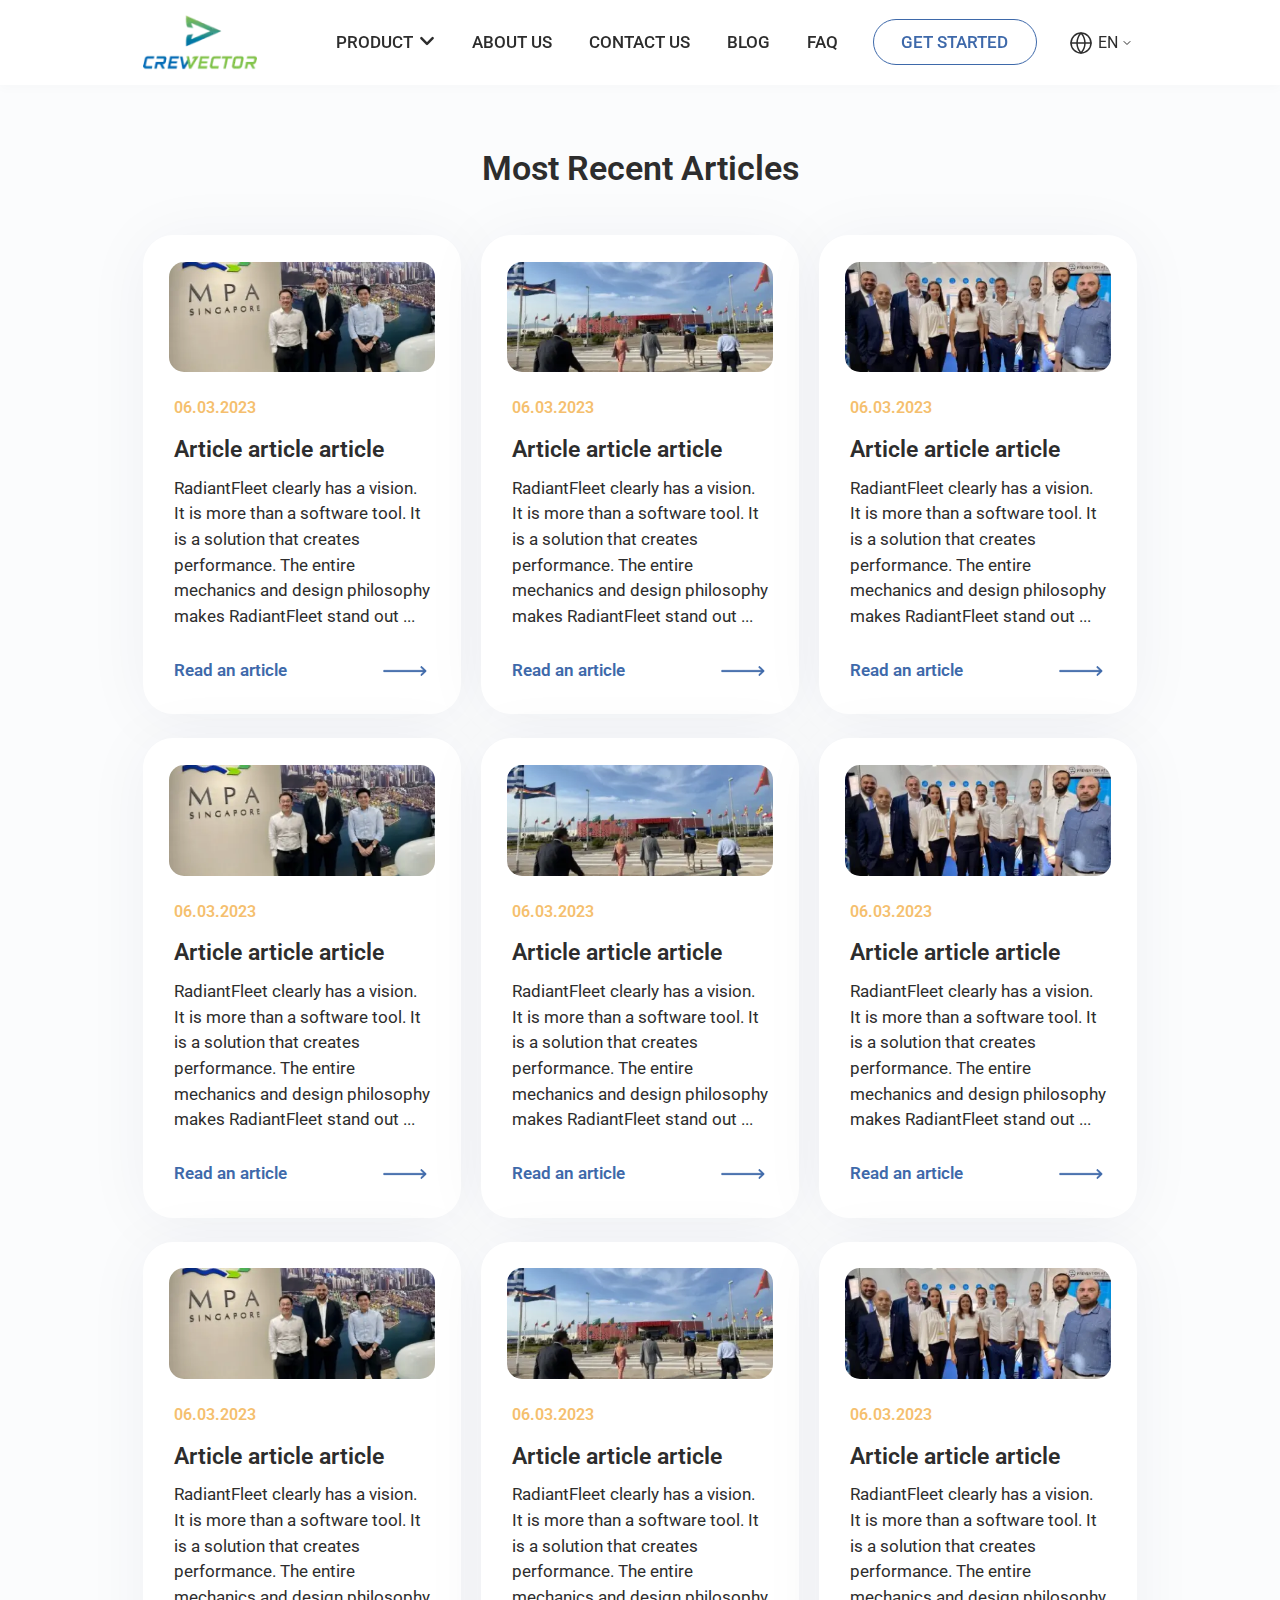
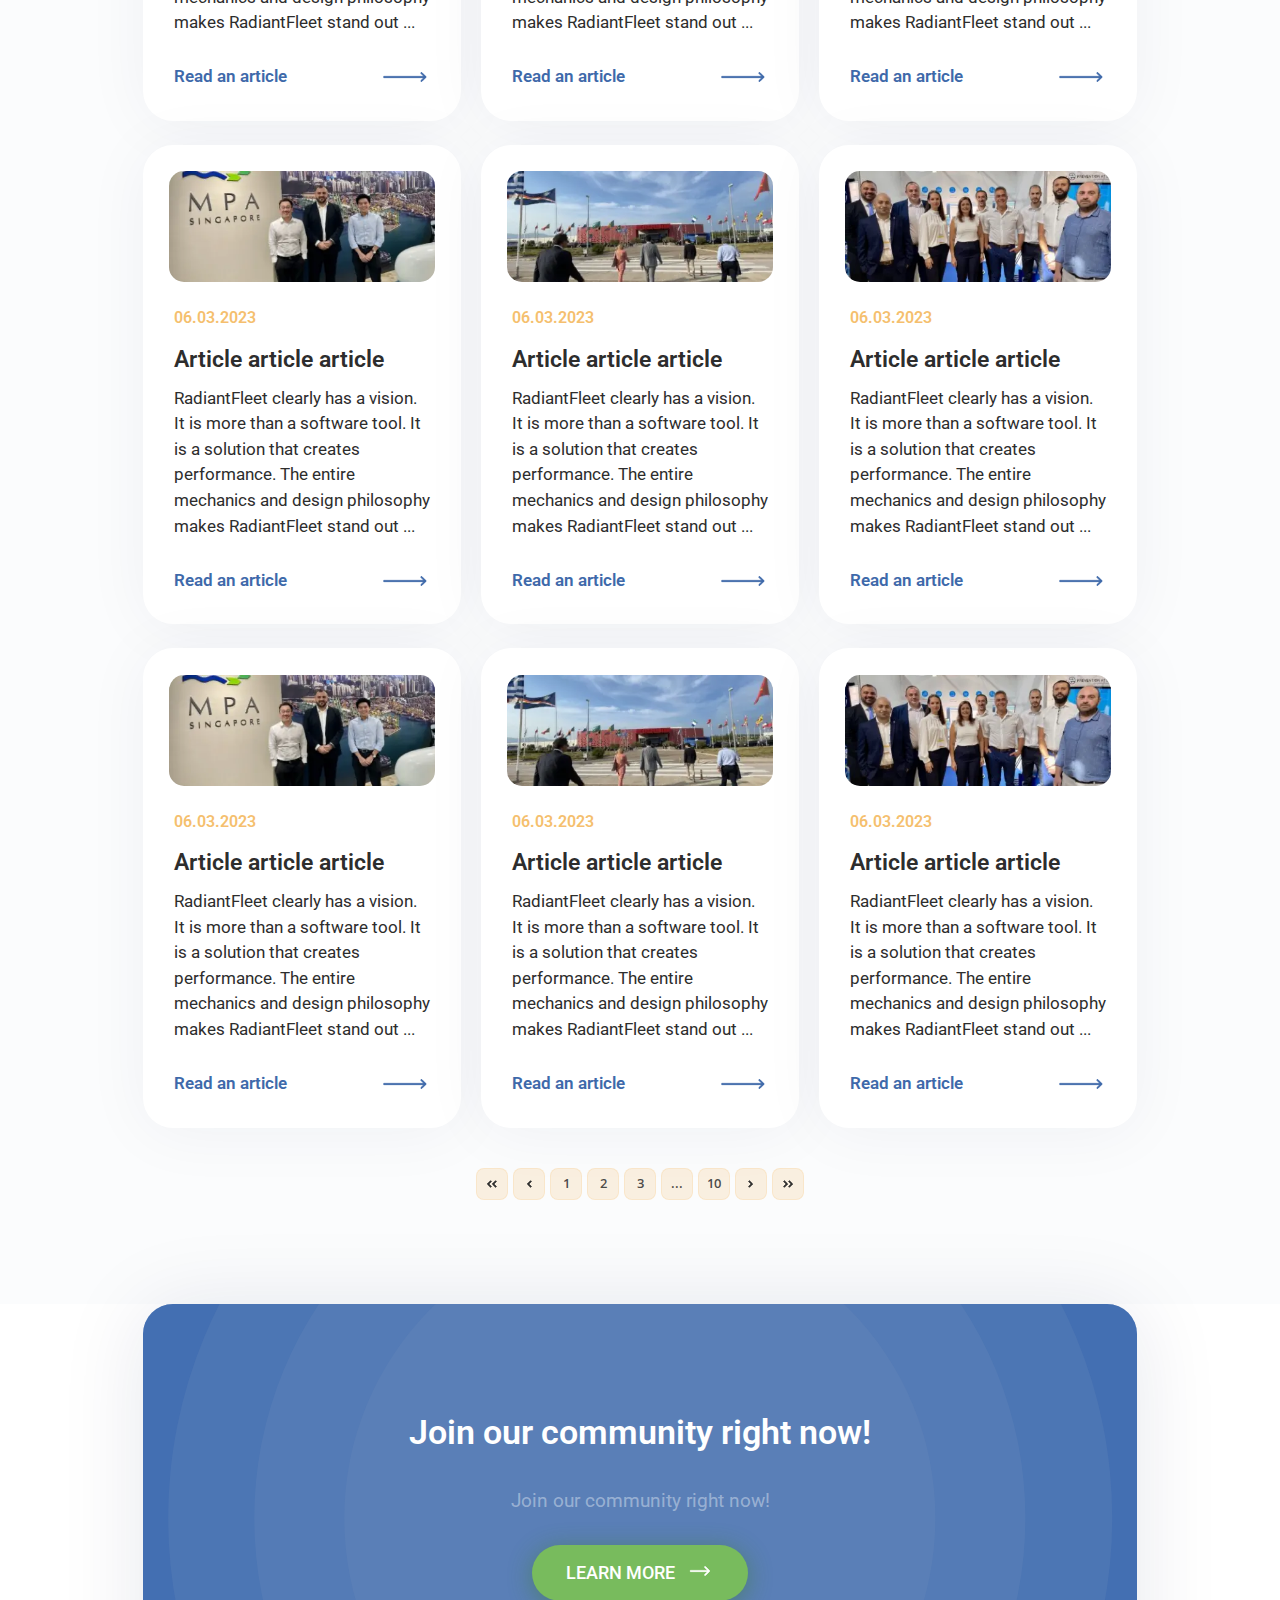
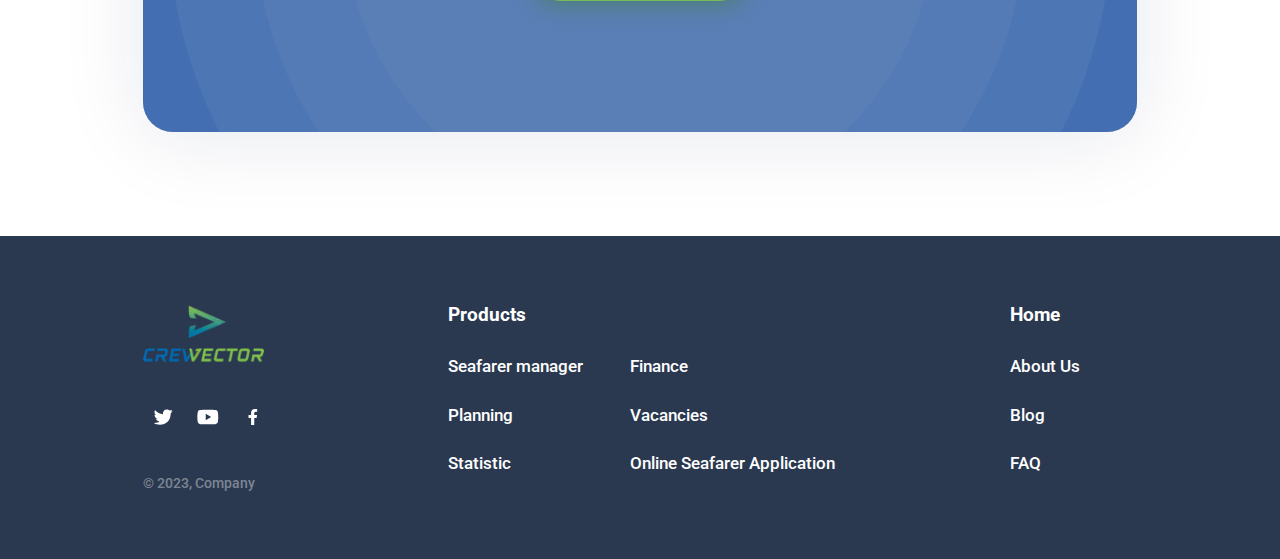
<file: blog.html>
<!DOCTYPE html>
<html lang="en">

<head>
	<title>Blog</title>
	<meta charset="UTF-8">
	<meta name="format-detection" content="telephone=no">
	<!-- <style>body{opacity: 0;}</style> -->
	<link rel="stylesheet" href="css/style.min.css?_v=20230710223137">
	<link rel="shortcut icon" href="favicon.ico">
	<!-- <meta name="robots" content="noindex, nofollow"> -->
	<meta name="viewport" content="width=device-width, initial-scale=1.0">
</head>

<body>
	<div class="wrapper">
		<header class="header" data-lp>
			<div class="header__container">
				<a href="#" class="header__logo"><picture><source srcset="img/logo.webp" type="image/webp"><img src="img/logo.png" alt="logo" /></picture></a>
				<div class="header__menu menu">
					<nav class="menu__body">
						<ul class="menu__list">
							<li class="menu__item">
								<a href="#" class="menu__select">PRODUCT
									<span class="menu__link-toggle"><svg>
											<use xlink:href="img/icons/icons.svg#select-arrow"></use>
										</svg></span>
								</a>
								<div class="menu__modal modal-menu">
									<button type="button" class="modal-menu__button-sel">
										<img src="img/modal-menu/polygon-arr.svg" alt="arrow" />
									</button>
									<ul class="modal-menu__list">
										<li class="modal-menu__item">
											<a class="modal-menu__link" href="#">
												<span><img src="img/modal-menu/manager.svg" alt="icon" /></span>
												<div class="modal-menu__about">
													<h4>Seafarer manager</h4>
													<p>
														Amet minim mollit non
														deserunt ullamco est sit
														aliqua dolor do amet sint.
													</p>
												</div>
											</a>
										</li>
										<li class="modal-menu__item">
											<a class="modal-menu__link" href="#">
												<span><img src="img/modal-menu/vacancies.svg" alt="icon" /></span>
												<div class="modal-menu__about">
													<h4>Vacancies</h4>
													<p>
														Amet minim mollit non deserunt ullamco est sit aliqua dolor do amet sint..
													</p>
												</div>
											</a>
										</li>
										<li class="modal-menu__item">
											<a class="modal-menu__link" href="#">
												<span><img src="img/modal-menu/finance.svg" alt="icon" /></span>
												<div class="modal-menu__about">
													<h4>Finance</h4>
													<p>
														Amet minim mollit non deserunt ullamco est sit aliqua dolor do amet sint.
													</p>
												</div>
											</a>
										</li>
										<li class="modal-menu__item">
											<a class="modal-menu__link" href="#">
												<span><img src="img/modal-menu/statist.svg" alt="icon" /></span>
												<div class="modal-menu__about">
													<h4>Statistic</h4>
													<p>
														Amet minim mollit non
														deserunt ullamco est sit
														aliqua dolor do amet sint.
													</p>
												</div>
											</a>
										</li>
										<li class="modal-menu__item">
											<a class="modal-menu__link" href="#">
												<span><img src="img/modal-menu/planning.svg" alt="icon" /></span>
												<div class="modal-menu__about">
													<h4>Planning</h4>
													<p>
														Amet minim mollit non
														deserunt ullamco est sit
														aliqua dolor do amet sint.
													</p>
												</div>
											</a>
										</li>
										<li class="modal-menu__item">
											<a class="modal-menu__link" href="#">
												<span><img src="img/modal-menu/online.svg" alt="icon" /></span>
												<div class="modal-menu__about">
													<h4>Online Seafarer Application</h4>
													<p>
														Amet minim mollit non
														deserunt ullamco est sit
														aliqua dolor do amet sint.
													</p>
												</div>
											</a>
										</li>
									</ul>
								</div>
							</li>
							<li class="menu__item">
								<a href="#" class="menu__link">ABOUT US</a>
							</li>
							<li class="menu__item">
								<a href="#" class="menu__link">CONTACT US</a>
							</li>
							<li class="menu__item">
								<a href="#" class="menu__link">BLOG</a>
							</li>
							<li class="menu__item">
								<a href="#" class="menu__link">FAQ</a>
							</li>
						</ul>
					</nav>
					<div class="header__actions action-header">
						<button data-popup="#popup" type="button" class="action-header__button button button--border">
							GET STARTED
						</button>
						<div data-da=".menu__body,991.98,1" class="action-header__lang ">
							<select name="form[]" data-class-modif="form">
								<option value="1" selected>En</option>
								<option value="2">Uk</option>
								<option value="3">Ger</option>
							</select>
						</div>
					</div>
					<button type="button" class="menu__icon icon-menu">
						<span></span>
					</button>
				</div>
			</div>
		</header>

		<main class="blog">
			<section class="blog__news news">
				<div class="news__container">
					<h1 class="news__title title">Most Recent Articles </h1>
					<div class="news__wrapper">
						<article class="news__card card">
							<div class="card__image">
								<picture><source srcset="img/news/image-01.webp" type="image/webp"><img src="img/news/image-01.png" alt="image" /></picture>
							</div>
							<div class="card__info">
								<p class="card__data">06.03.2023</p>
								<h4 class="card__title">
									Article article article
								</h4>
								<p class="card__text">
									RadiantFleet clearly has a vision. It is
									more than a software tool. It is a
									solution that creates performance. The
									entire mechanics and design philosophy
									makes RadiantFleet stand out ...
								</p>
							</div>
							<div class="card__link">
								Read an article
								<a href="#"><svg>
										<use xlink:href="img/icons/icons.svg#big-arrow"></use>
									</svg></a>
							</div>
						</article>
						<article class="news__card card">
							<div class="card__image">
								<picture><source srcset="img/news/image-02.webp" type="image/webp"><img src="img/news/image-02.png" alt="image" /></picture>
							</div>
							<div class="card__info">
								<p class="card__data">06.03.2023</p>
								<h4 class="card__title">
									Article article article
								</h4>
								<p class="card__text">
									RadiantFleet clearly has a vision. It is
									more than a software tool. It is a
									solution that creates performance. The
									entire mechanics and design philosophy
									makes RadiantFleet stand out ...
								</p>
							</div>
							<div class="card__link">
								Read an article
								<a href="#"><svg>
										<use xlink:href="img/icons/icons.svg#big-arrow"></use>
									</svg></a>
							</div>
						</article>
						<article class="news__card card">
							<div class="card__image">
								<picture><source srcset="img/news/image-03.webp" type="image/webp"><img src="img/news/image-03.png" alt="image" /></picture>
							</div>
							<div class="card__info">
								<p class="card__data">06.03.2023</p>
								<h4 class="card__title">
									Article article article
								</h4>
								<p class="card__text">
									RadiantFleet clearly has a vision. It is
									more than a software tool. It is a
									solution that creates performance. The
									entire mechanics and design philosophy
									makes RadiantFleet stand out ...
								</p>
							</div>
							<div class="card__link">
								Read an article
								<a href="#"><svg>
										<use xlink:href="img/icons/icons.svg#big-arrow"></use>
									</svg></a>
							</div>
						</article>
						<article class="news__card card">
							<div class="card__image">
								<picture><source srcset="img/news/image-01.webp" type="image/webp"><img src="img/news/image-01.png" alt="image" /></picture>
							</div>
							<div class="card__info">
								<p class="card__data">06.03.2023</p>
								<h4 class="card__title">
									Article article article
								</h4>
								<p class="card__text">
									RadiantFleet clearly has a vision. It is
									more than a software tool. It is a
									solution that creates performance. The
									entire mechanics and design philosophy
									makes RadiantFleet stand out ...
								</p>
							</div>
							<div class="card__link">
								Read an article
								<a href="#"><svg>
										<use xlink:href="img/icons/icons.svg#big-arrow"></use>
									</svg></a>
							</div>
						</article>
						<article class="news__card card">
							<div class="card__image">
								<picture><source srcset="img/news/image-02.webp" type="image/webp"><img src="img/news/image-02.png" alt="image" /></picture>
							</div>
							<div class="card__info">
								<p class="card__data">06.03.2023</p>
								<h4 class="card__title">
									Article article article
								</h4>
								<p class="card__text">
									RadiantFleet clearly has a vision. It is
									more than a software tool. It is a
									solution that creates performance. The
									entire mechanics and design philosophy
									makes RadiantFleet stand out ...
								</p>
							</div>
							<div class="card__link">
								Read an article
								<a href="#"><svg>
										<use xlink:href="img/icons/icons.svg#big-arrow"></use>
									</svg></a>
							</div>
						</article>
						<article class="news__card card">
							<div class="card__image">
								<picture><source srcset="img/news/image-03.webp" type="image/webp"><img src="img/news/image-03.png" alt="image" /></picture>
							</div>
							<div class="card__info">
								<p class="card__data">06.03.2023</p>
								<h4 class="card__title">
									Article article article
								</h4>
								<p class="card__text">
									RadiantFleet clearly has a vision. It is
									more than a software tool. It is a
									solution that creates performance. The
									entire mechanics and design philosophy
									makes RadiantFleet stand out ...
								</p>
							</div>
							<div class="card__link">
								Read an article
								<a href="#"><svg>
										<use xlink:href="img/icons/icons.svg#big-arrow"></use>
									</svg></a>
							</div>
						</article>
						<article class="news__card card">
							<div class="card__image">
								<picture><source srcset="img/news/image-01.webp" type="image/webp"><img src="img/news/image-01.png" alt="image" /></picture>
							</div>
							<div class="card__info">
								<p class="card__data">06.03.2023</p>
								<h4 class="card__title">
									Article article article
								</h4>
								<p class="card__text">
									RadiantFleet clearly has a vision. It is
									more than a software tool. It is a
									solution that creates performance. The
									entire mechanics and design philosophy
									makes RadiantFleet stand out ...
								</p>
							</div>
							<div class="card__link">
								Read an article
								<a href="#"><svg>
										<use xlink:href="img/icons/icons.svg#big-arrow"></use>
									</svg></a>
							</div>
						</article>
						<article class="news__card card">
							<div class="card__image">
								<picture><source srcset="img/news/image-02.webp" type="image/webp"><img src="img/news/image-02.png" alt="image" /></picture>
							</div>
							<div class="card__info">
								<p class="card__data">06.03.2023</p>
								<h4 class="card__title">
									Article article article
								</h4>
								<p class="card__text">
									RadiantFleet clearly has a vision. It is
									more than a software tool. It is a
									solution that creates performance. The
									entire mechanics and design philosophy
									makes RadiantFleet stand out ...
								</p>
							</div>
							<div class="card__link">
								Read an article
								<a href="#"><svg>
										<use xlink:href="img/icons/icons.svg#big-arrow"></use>
									</svg></a>
							</div>
						</article>
						<article class="news__card card">
							<div class="card__image">
								<picture><source srcset="img/news/image-03.webp" type="image/webp"><img src="img/news/image-03.png" alt="image" /></picture>
							</div>
							<div class="card__info">
								<p class="card__data">06.03.2023</p>
								<h4 class="card__title">
									Article article article
								</h4>
								<p class="card__text">
									RadiantFleet clearly has a vision. It is
									more than a software tool. It is a
									solution that creates performance. The
									entire mechanics and design philosophy
									makes RadiantFleet stand out ...
								</p>
							</div>
							<div class="card__link">
								Read an article
								<a href="#"><svg>
										<use xlink:href="img/icons/icons.svg#big-arrow"></use>
									</svg></a>
							</div>
						</article>
						<article class="news__card card">
							<div class="card__image">
								<picture><source srcset="img/news/image-01.webp" type="image/webp"><img src="img/news/image-01.png" alt="image" /></picture>
							</div>
							<div class="card__info">
								<p class="card__data">06.03.2023</p>
								<h4 class="card__title">
									Article article article
								</h4>
								<p class="card__text">
									RadiantFleet clearly has a vision. It is
									more than a software tool. It is a
									solution that creates performance. The
									entire mechanics and design philosophy
									makes RadiantFleet stand out ...
								</p>
							</div>
							<div class="card__link">
								Read an article
								<a href="#"><svg>
										<use xlink:href="img/icons/icons.svg#big-arrow"></use>
									</svg></a>
							</div>
						</article>
						<article class="news__card card">
							<div class="card__image">
								<picture><source srcset="img/news/image-02.webp" type="image/webp"><img src="img/news/image-02.png" alt="image" /></picture>
							</div>
							<div class="card__info">
								<p class="card__data">06.03.2023</p>
								<h4 class="card__title">
									Article article article
								</h4>
								<p class="card__text">
									RadiantFleet clearly has a vision. It is
									more than a software tool. It is a
									solution that creates performance. The
									entire mechanics and design philosophy
									makes RadiantFleet stand out ...
								</p>
							</div>
							<div class="card__link">
								Read an article
								<a href="#"><svg>
										<use xlink:href="img/icons/icons.svg#big-arrow"></use>
									</svg></a>
							</div>
						</article>
						<article class="news__card card">
							<div class="card__image">
								<picture><source srcset="img/news/image-03.webp" type="image/webp"><img src="img/news/image-03.png" alt="image" /></picture>
							</div>
							<div class="card__info">
								<p class="card__data">06.03.2023</p>
								<h4 class="card__title">
									Article article article
								</h4>
								<p class="card__text">
									RadiantFleet clearly has a vision. It is
									more than a software tool. It is a
									solution that creates performance. The
									entire mechanics and design philosophy
									makes RadiantFleet stand out ...
								</p>
							</div>
							<div class="card__link">
								Read an article
								<a href="#"><svg>
										<use xlink:href="img/icons/icons.svg#big-arrow"></use>
									</svg></a>
							</div>
						</article>
						<article class="news__card card">
							<div class="card__image">
								<picture><source srcset="img/news/image-01.webp" type="image/webp"><img src="img/news/image-01.png" alt="image" /></picture>
							</div>
							<div class="card__info">
								<p class="card__data">06.03.2023</p>
								<h4 class="card__title">
									Article article article
								</h4>
								<p class="card__text">
									RadiantFleet clearly has a vision. It is
									more than a software tool. It is a
									solution that creates performance. The
									entire mechanics and design philosophy
									makes RadiantFleet stand out ...
								</p>
							</div>
							<div class="card__link">
								Read an article
								<a href="#"><svg>
										<use xlink:href="img/icons/icons.svg#big-arrow"></use>
									</svg></a>
							</div>
						</article>
						<article class="news__card card">
							<div class="card__image">
								<picture><source srcset="img/news/image-02.webp" type="image/webp"><img src="img/news/image-02.png" alt="image" /></picture>
							</div>
							<div class="card__info">
								<p class="card__data">06.03.2023</p>
								<h4 class="card__title">
									Article article article
								</h4>
								<p class="card__text">
									RadiantFleet clearly has a vision. It is
									more than a software tool. It is a
									solution that creates performance. The
									entire mechanics and design philosophy
									makes RadiantFleet stand out ...
								</p>
							</div>
							<div class="card__link">
								Read an article
								<a href="#"><svg>
										<use xlink:href="img/icons/icons.svg#big-arrow"></use>
									</svg></a>
							</div>
						</article>
						<article class="news__card card">
							<div class="card__image">
								<picture><source srcset="img/news/image-03.webp" type="image/webp"><img src="img/news/image-03.png" alt="image" /></picture>
							</div>
							<div class="card__info">
								<p class="card__data">06.03.2023</p>
								<h4 class="card__title">
									Article article article
								</h4>
								<p class="card__text">
									RadiantFleet clearly has a vision. It is
									more than a software tool. It is a
									solution that creates performance. The
									entire mechanics and design philosophy
									makes RadiantFleet stand out ...
								</p>
							</div>
							<div class="card__link">
								Read an article
								<a href="#"><svg>
										<use xlink:href="img/icons/icons.svg#big-arrow"></use>
									</svg></a>
							</div>
						</article>
					</div>
					<div class="news__action">
						<ul class="news__list">
							<li class="news__item"><a href="#" class="news__link news__link--double-arrow"><svg>
										<use xlink:href="img/icons/icons.svg#menu-list-arrow"></use>
									</svg><svg>
										<use xlink:href="img/icons/icons.svg#menu-list-arrow"></use>
									</svg></a></li>
							<li class="news__item"><a href="#" class="news__link news__link--arrow"><svg>
										<use xlink:href="img/icons/icons.svg#menu-list-arrow"></use>
									</svg></a></li>
							<li class="news__item"><a href="#" class="news__link">1</a></li>
							<li class="news__item"><a href="#" class="news__link">2</a></li>
							<li class="news__item"><a href="#" class="news__link">3</a></li>
							<li class="news__item"><a href="#" class="news__link">...</a></li>
							<li class="news__item"><a href="#" class="news__link">10</a></li>
							<li class="news__item"><a href="#" class="news__link news__link--arrow-right"><svg>
										<use xlink:href="img/icons/icons.svg#menu-list-arrow"></use>
									</svg></a></li>
							<li class="news__item"><a href="#" class="news__link news__link--double-arrow-right"><svg>
										<use xlink:href="img/icons/icons.svg#menu-list-arrow"></use>
									</svg><svg>
										<use xlink:href="img/icons/icons.svg#menu-list-arrow"></use>
									</svg></a></li>
						</ul>
					</div>
				</div>
			</section>
			<section class="blog__join join">
				<div class="join__container">
					<div class="join__wrapper">
						<h2 class="join__title title title--white">
							Join our community right now!
						</h2>
						<p class="join__label">
							Join our community right now!
						</p>
						<a href="" class="join__button button button--green">LEARN MORE
							<span><svg>
									<use xlink:href="img/icons/icons.svg#button-arrow"></use>
								</svg></span></a>
						<div class="join__elipses">
							<div class="join__elips-9"></div>
							<div class="join__elips-8"></div>
							<div class="join__elips-5"></div>
							<div class="join__elips-6"></div>
							<div class="join__elips-7"></div>
						</div>
					</div>
				</div>
			</section>
		</main>
		<footer class="footer">
			<div class="footer__container">
				<div class="footer__column">
					<a href="" class="footer__logo"><picture><source srcset="img/logo.webp" type="image/webp"><img src="img/logo.png" alt="logo"></picture></a>
					<div data-da=".footer__container, 767.98,6" class="footer__logo-wrapper">
						<ul class="footer__social social">
							<li class="social__item"><a href="#" class="social__link"><svg>
										<use xlink:href="img/icons/icons.svg#twitter"></use>
									</svg></a></li>
							<li class="social__item"><a href="#" class="social__link"><svg>
										<use xlink:href="img/icons/icons.svg#youtube"></use>
									</svg></a></li>
							<li class="social__item"><a href="#" class="social__link"><svg>
										<use xlink:href="img/icons/icons.svg#facebook"></use>
									</svg></a></li>
						</ul>
						<p class="footer__copy">&copy; 2023, Company</p>
					</div>
				</div>
				<div class="footer__column">
					<h3 class="footer__title">Products</h3>
					<ul class="footer__product product">
						<li class="product__item"><a href="#" class="product__link">Seafarer manager</a></li>
						<li class="product__item"><a href="#" class="product__link">Finance</a></li>
						<li class="product__item"><a href="#" class="product__link">Planning</a></li>
						<li class="product__item"><a href="#" class="product__link">Vacancies</a></li>
						<li class="product__item"><a href="#" class="product__link">Statistic</a></li>
						<li class="product__item"><a href="#" class="product__link">Online Seafarer Application</a></li>
					</ul>
				</div>
				<div class="footer__column">
					<h3 class="footer__title">Home</h3>
					<nav class="footer__menu menu-footer">
						<ul class="menu-footer__list">
							<li class="menu-footer__item"><a href="#" class="menu-footer__link">About Us</a></li>
							<li class="menu-footer__item"><a href="#" class="menu-footer__link">Blog</a></li>
							<li class="menu-footer__item"><a href="#" class="menu-footer__link">FAQ</a></li>
						</ul>
					</nav>
				</div>
			</div>
		</footer>
	</div>
	<script src="js/app.min.js?_v=20230710223137"></script>
</body>

</html>
</file>
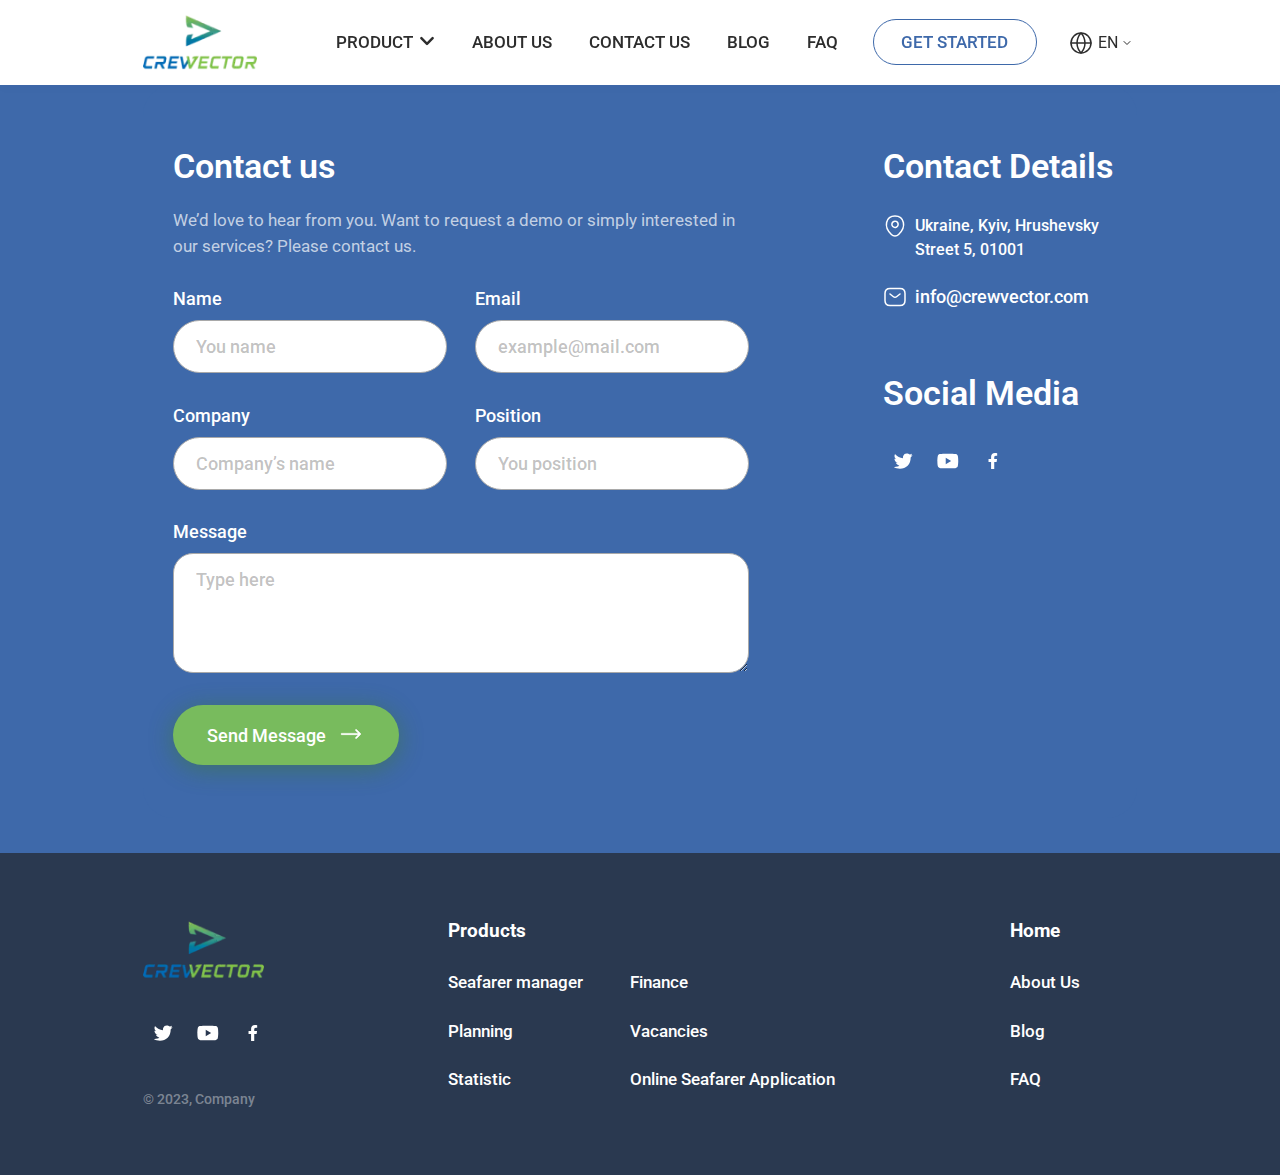
<file: contact-us-first.html>
<!DOCTYPE html>
<html lang="en">

<head>
	<title>Contact us (First)</title>
	<meta charset="UTF-8">
	<meta name="format-detection" content="telephone=no">
	<!-- <style>body{opacity: 0;}</style> -->
	<link rel="stylesheet" href="css/style.min.css?_v=20230710223137">
	<link rel="shortcut icon" href="favicon.ico">
	<!-- <meta name="robots" content="noindex, nofollow"> -->
	<meta name="viewport" content="width=device-width, initial-scale=1.0">
</head>

<body>
	<div class="wrapper">
		<header class="header" data-lp>
			<div class="header__container">
				<a href="#" class="header__logo"><picture><source srcset="img/logo.webp" type="image/webp"><img src="img/logo.png" alt="logo" /></picture></a>
				<div class="header__menu menu">
					<nav class="menu__body">
						<ul class="menu__list">
							<li class="menu__item">
								<a href="#" class="menu__select">PRODUCT
									<span class="menu__link-toggle"><svg>
											<use xlink:href="img/icons/icons.svg#select-arrow"></use>
										</svg></span>
								</a>
								<div class="menu__modal modal-menu">
									<button type="button" class="modal-menu__button-sel">
										<img src="img/modal-menu/polygon-arr.svg" alt="arrow" />
									</button>
									<ul class="modal-menu__list">
										<li class="modal-menu__item">
											<a class="modal-menu__link" href="#">
												<span><img src="img/modal-menu/manager.svg" alt="icon" /></span>
												<div class="modal-menu__about">
													<h4>Seafarer manager</h4>
													<p>
														Amet minim mollit non
														deserunt ullamco est sit
														aliqua dolor do amet sint.
													</p>
												</div>
											</a>
										</li>
										<li class="modal-menu__item">
											<a class="modal-menu__link" href="#">
												<span><img src="img/modal-menu/vacancies.svg" alt="icon" /></span>
												<div class="modal-menu__about">
													<h4>Vacancies</h4>
													<p>
														Amet minim mollit non deserunt ullamco est sit aliqua dolor do amet sint..
													</p>
												</div>
											</a>
										</li>
										<li class="modal-menu__item">
											<a class="modal-menu__link" href="#">
												<span><img src="img/modal-menu/finance.svg" alt="icon" /></span>
												<div class="modal-menu__about">
													<h4>Finance</h4>
													<p>
														Amet minim mollit non deserunt ullamco est sit aliqua dolor do amet sint.
													</p>
												</div>
											</a>
										</li>
										<li class="modal-menu__item">
											<a class="modal-menu__link" href="#">
												<span><img src="img/modal-menu/statist.svg" alt="icon" /></span>
												<div class="modal-menu__about">
													<h4>Statistic</h4>
													<p>
														Amet minim mollit non
														deserunt ullamco est sit
														aliqua dolor do amet sint.
													</p>
												</div>
											</a>
										</li>
										<li class="modal-menu__item">
											<a class="modal-menu__link" href="#">
												<span><img src="img/modal-menu/planning.svg" alt="icon" /></span>
												<div class="modal-menu__about">
													<h4>Planning</h4>
													<p>
														Amet minim mollit non
														deserunt ullamco est sit
														aliqua dolor do amet sint.
													</p>
												</div>
											</a>
										</li>
										<li class="modal-menu__item">
											<a class="modal-menu__link" href="#">
												<span><img src="img/modal-menu/online.svg" alt="icon" /></span>
												<div class="modal-menu__about">
													<h4>Online Seafarer Application</h4>
													<p>
														Amet minim mollit non
														deserunt ullamco est sit
														aliqua dolor do amet sint.
													</p>
												</div>
											</a>
										</li>
									</ul>
								</div>
							</li>
							<li class="menu__item">
								<a href="#" class="menu__link">ABOUT US</a>
							</li>
							<li class="menu__item">
								<a href="#" class="menu__link">CONTACT US</a>
							</li>
							<li class="menu__item">
								<a href="#" class="menu__link">BLOG</a>
							</li>
							<li class="menu__item">
								<a href="#" class="menu__link">FAQ</a>
							</li>
						</ul>
					</nav>
					<div class="header__actions action-header">
						<button data-popup="#popup" type="button" class="action-header__button button button--border">
							GET STARTED
						</button>
						<div data-da=".menu__body,991.98,1" class="action-header__lang ">
							<select name="form[]" data-class-modif="form">
								<option value="1" selected>En</option>
								<option value="2">Uk</option>
								<option value="3">Ger</option>
							</select>
						</div>
					</div>
					<button type="button" class="menu__icon icon-menu">
						<span></span>
					</button>
				</div>
			</div>
		</header>

		<main class="conract-us-first">
			<section class="conract-us-first__contact contact">
				<div class="contact__container">
					<div class="contact__block">
						<div class="contact__us us-contact">
							<h1 class="us-contact__title title title--white">
								Contact us
							</h1>
							<p class="us-contact__text">
								We’d love to hear from you. Want to request a
								demo or simply interested in our services?
								Please contact us.
							</p>
							<form class="us-contact__form" action="files/sendmail/sendmail.php" method="POST">
								<div class="us-contact__lines">
									<div class="us-contact__line">
										<label class="us-contact__label" for="name">Name</label>
										<input type="text" name="form[name]" required data-error="" id="name" autocomplete="off" placeholder="You name" class="us-contact__input" />
									</div>
									<div class="us-contact__line">
										<label class="us-contact__label" for="email">Email</label>
										<input type="email" name="form[email]" required data-error="" id="email" autocomplete="off" placeholder="example@mail.com" class="us-contact__input" />
									</div>
									<div class="us-contact__line">
										<label class="us-contact__label" for="company">Company</label>
										<input type="text" name="form[company]" required data-error="" id="company" autocomplete="off" placeholder="Company’s name" class="us-contact__input" />
									</div>
									<div class="us-contact__line">
										<label class="us-contact__label" for="position">Position</label>
										<input type="text" name="form[position]" required data-error="" id="position" autocomplete="off" placeholder="You position" class="us-contact__input" />
									</div>
									<div class="us-contact__line us-contact__line--large">
										<label for="message" class="us-contact__label">Message</label>
										<textarea name="form[message]" id="message" autocomplete="off" placeholder="Type here" class="us-contact__input us-contact__input--large"></textarea>
									</div>
								</div>
								<button type="submit" class="us-contact__button button button--green">
									Send Message<span><svg>
											<use xlink:href="img/icons/icons.svg#button-arrow"></use>
										</svg></span>
								</button>
							</form>
						</div>
						<div class="contact__details datails-contact">
							<div class="datails-contact__top">
								<h3 class="datails-contact__title title title--white">
									Contact Details
								</h3>
								<address class="datails-contact__address">
									<svg>
										<use xlink:href="img/icons/icons.svg#location"></use>
									</svg>Ukraine, Kyiv, Hrushevsky Street 5, 01001
								</address>
								<a href="mailto:info@crewvector.com" class="datails-contact__mail"><svg>
										<use xlink:href="img/icons/icons.svg#mail"></use>
									</svg>info@crewvector.com</a>
							</div>
							<div class="datails-contact__down">
								<h3 class="datails-contact__title title title--white">
									Social Media
								</h3>
								<ul class="datails-contact__social social">
									<li class="social__item">
										<a href="#" class="social__link"><svg>
												<use xlink:href="img/icons/icons.svg#twitter"></use>
											</svg></a>
									</li>
									<li class="social__item">
										<a href="#" class="social__link"><svg>
												<use xlink:href="img/icons/icons.svg#youtube"></use>
											</svg></a>
									</li>
									<li class="social__item">
										<a href="#" class="social__link"><svg>
												<use xlink:href="img/icons/icons.svg#facebook"></use>
											</svg></a>
									</li>
								</ul>
							</div>
						</div>
					</div>
				</div>
			</section>
		</main>
		<footer class="footer">
			<div class="footer__container">
				<div class="footer__column">
					<a href="" class="footer__logo"><picture><source srcset="img/logo.webp" type="image/webp"><img src="img/logo.png" alt="logo"></picture></a>
					<div data-da=".footer__container, 767.98,6" class="footer__logo-wrapper">
						<ul class="footer__social social">
							<li class="social__item"><a href="#" class="social__link"><svg>
										<use xlink:href="img/icons/icons.svg#twitter"></use>
									</svg></a></li>
							<li class="social__item"><a href="#" class="social__link"><svg>
										<use xlink:href="img/icons/icons.svg#youtube"></use>
									</svg></a></li>
							<li class="social__item"><a href="#" class="social__link"><svg>
										<use xlink:href="img/icons/icons.svg#facebook"></use>
									</svg></a></li>
						</ul>
						<p class="footer__copy">&copy; 2023, Company</p>
					</div>
				</div>
				<div class="footer__column">
					<h3 class="footer__title">Products</h3>
					<ul class="footer__product product">
						<li class="product__item"><a href="#" class="product__link">Seafarer manager</a></li>
						<li class="product__item"><a href="#" class="product__link">Finance</a></li>
						<li class="product__item"><a href="#" class="product__link">Planning</a></li>
						<li class="product__item"><a href="#" class="product__link">Vacancies</a></li>
						<li class="product__item"><a href="#" class="product__link">Statistic</a></li>
						<li class="product__item"><a href="#" class="product__link">Online Seafarer Application</a></li>
					</ul>
				</div>
				<div class="footer__column">
					<h3 class="footer__title">Home</h3>
					<nav class="footer__menu menu-footer">
						<ul class="menu-footer__list">
							<li class="menu-footer__item"><a href="#" class="menu-footer__link">About Us</a></li>
							<li class="menu-footer__item"><a href="#" class="menu-footer__link">Blog</a></li>
							<li class="menu-footer__item"><a href="#" class="menu-footer__link">FAQ</a></li>
						</ul>
					</nav>
				</div>
			</div>
		</footer>
	</div>
	<script src="js/app.min.js?_v=20230710223137"></script>
</body>

</html>
</file>
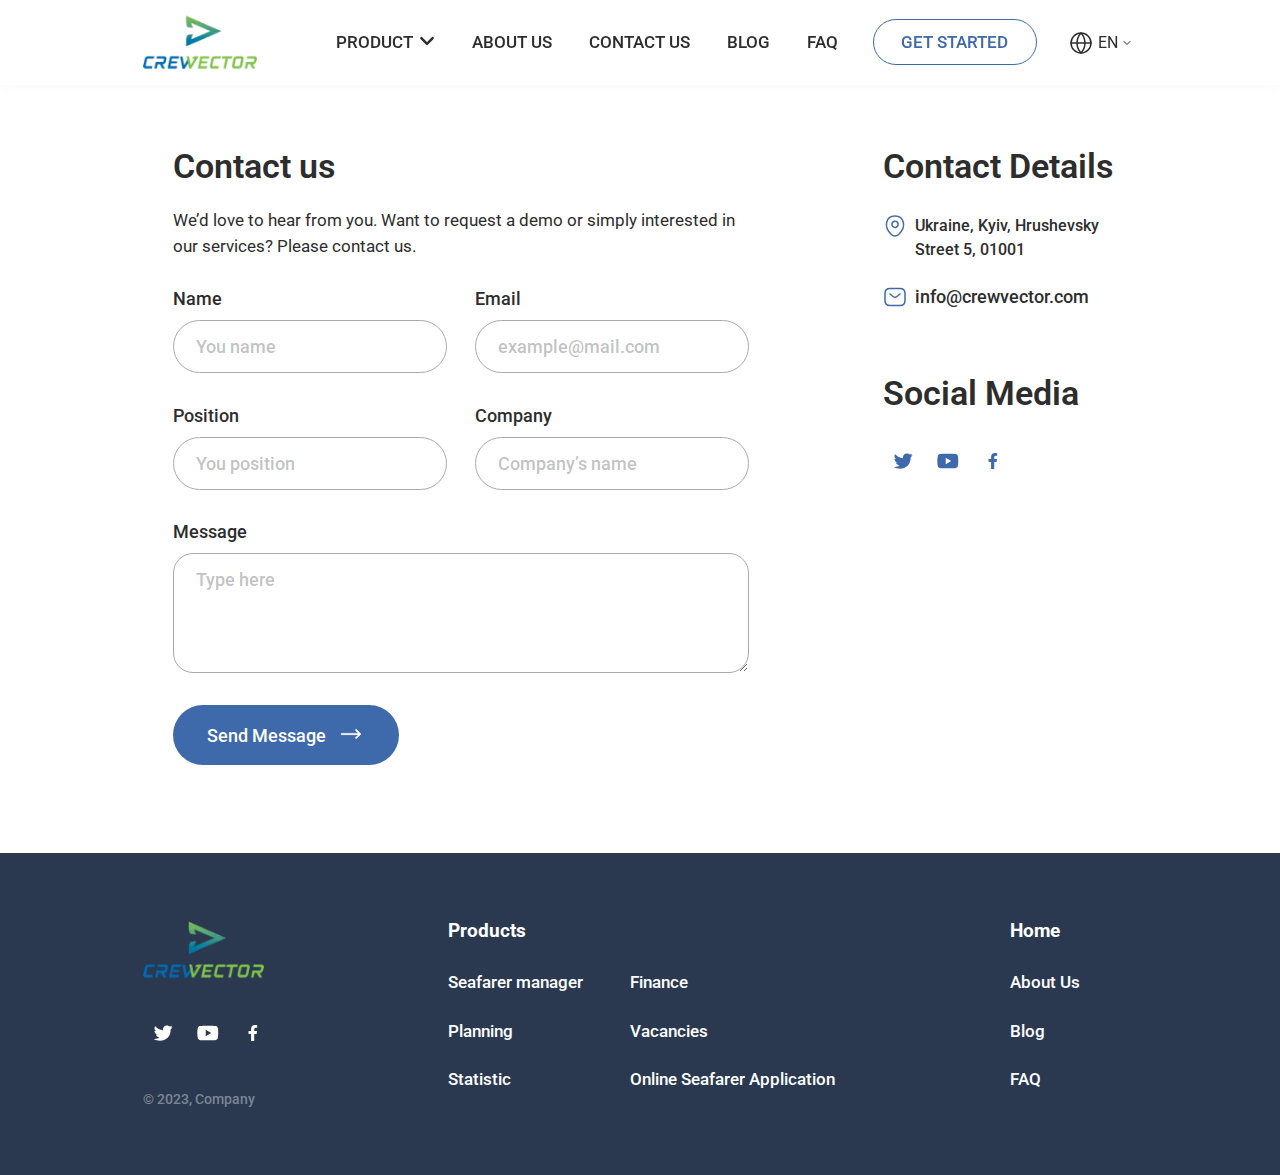
<file: contact-us-second.html>
<!DOCTYPE html>
<html lang="en">

<head>
	<title>Contact us (Second)</title>
	<meta charset="UTF-8">
	<meta name="format-detection" content="telephone=no">
	<!-- <style>body{opacity: 0;}</style> -->
	<link rel="stylesheet" href="css/style.min.css?_v=20230710223137">
	<link rel="shortcut icon" href="favicon.ico">
	<!-- <meta name="robots" content="noindex, nofollow"> -->
	<meta name="viewport" content="width=device-width, initial-scale=1.0">
</head>

<body>
	<div class="wrapper">
		<header class="header" data-lp>
			<div class="header__container">
				<a href="#" class="header__logo"><picture><source srcset="img/logo.webp" type="image/webp"><img src="img/logo.png" alt="logo" /></picture></a>
				<div class="header__menu menu">
					<nav class="menu__body">
						<ul class="menu__list">
							<li class="menu__item">
								<a href="#" class="menu__select">PRODUCT
									<span class="menu__link-toggle"><svg>
											<use xlink:href="img/icons/icons.svg#select-arrow"></use>
										</svg></span>
								</a>
								<div class="menu__modal modal-menu">
									<button type="button" class="modal-menu__button-sel">
										<img src="img/modal-menu/polygon-arr.svg" alt="arrow" />
									</button>
									<ul class="modal-menu__list">
										<li class="modal-menu__item">
											<a class="modal-menu__link" href="#">
												<span><img src="img/modal-menu/manager.svg" alt="icon" /></span>
												<div class="modal-menu__about">
													<h4>Seafarer manager</h4>
													<p>
														Amet minim mollit non
														deserunt ullamco est sit
														aliqua dolor do amet sint.
													</p>
												</div>
											</a>
										</li>
										<li class="modal-menu__item">
											<a class="modal-menu__link" href="#">
												<span><img src="img/modal-menu/vacancies.svg" alt="icon" /></span>
												<div class="modal-menu__about">
													<h4>Vacancies</h4>
													<p>
														Amet minim mollit non deserunt ullamco est sit aliqua dolor do amet sint..
													</p>
												</div>
											</a>
										</li>
										<li class="modal-menu__item">
											<a class="modal-menu__link" href="#">
												<span><img src="img/modal-menu/finance.svg" alt="icon" /></span>
												<div class="modal-menu__about">
													<h4>Finance</h4>
													<p>
														Amet minim mollit non deserunt ullamco est sit aliqua dolor do amet sint.
													</p>
												</div>
											</a>
										</li>
										<li class="modal-menu__item">
											<a class="modal-menu__link" href="#">
												<span><img src="img/modal-menu/statist.svg" alt="icon" /></span>
												<div class="modal-menu__about">
													<h4>Statistic</h4>
													<p>
														Amet minim mollit non
														deserunt ullamco est sit
														aliqua dolor do amet sint.
													</p>
												</div>
											</a>
										</li>
										<li class="modal-menu__item">
											<a class="modal-menu__link" href="#">
												<span><img src="img/modal-menu/planning.svg" alt="icon" /></span>
												<div class="modal-menu__about">
													<h4>Planning</h4>
													<p>
														Amet minim mollit non
														deserunt ullamco est sit
														aliqua dolor do amet sint.
													</p>
												</div>
											</a>
										</li>
										<li class="modal-menu__item">
											<a class="modal-menu__link" href="#">
												<span><img src="img/modal-menu/online.svg" alt="icon" /></span>
												<div class="modal-menu__about">
													<h4>Online Seafarer Application</h4>
													<p>
														Amet minim mollit non
														deserunt ullamco est sit
														aliqua dolor do amet sint.
													</p>
												</div>
											</a>
										</li>
									</ul>
								</div>
							</li>
							<li class="menu__item">
								<a href="#" class="menu__link">ABOUT US</a>
							</li>
							<li class="menu__item">
								<a href="#" class="menu__link">CONTACT US</a>
							</li>
							<li class="menu__item">
								<a href="#" class="menu__link">BLOG</a>
							</li>
							<li class="menu__item">
								<a href="#" class="menu__link">FAQ</a>
							</li>
						</ul>
					</nav>
					<div class="header__actions action-header">
						<button data-popup="#popup" type="button" class="action-header__button button button--border">
							GET STARTED
						</button>
						<div data-da=".menu__body,991.98,1" class="action-header__lang ">
							<select name="form[]" data-class-modif="form">
								<option value="1" selected>En</option>
								<option value="2">Uk</option>
								<option value="3">Ger</option>
							</select>
						</div>
					</div>
					<button type="button" class="menu__icon icon-menu">
						<span></span>
					</button>
				</div>
			</div>
		</header>

		<main class="conract-us-second">
			<section class="conract-us-second__contact contact">
				<div class="contact__container">
					<div class="contact__block">
						<div class="contact__us us-contact">
							<h1 class="us-contact__title title title--white">
								Contact us
							</h1>
							<p class="us-contact__text">
								We’d love to hear from you. Want to request a
								demo or simply interested in our services?
								Please contact us.
							</p>
							<form class="us-contact__form" action="files/sendmail/sendmail.php" method="POST">
								<div class="us-contact__lines">
									<div class="us-contact__line">
										<label class="us-contact__label" for="name">Name</label>
										<input type="text" name="form[name]" required data-error="" id="name" autocomplete="off" placeholder="You name" class="us-contact__input" />
									</div>
									<div class="us-contact__line">
										<label class="us-contact__label" for="email">Email</label>
										<input type="email" name="form[email]" required data-error="" id="email" autocomplete="off" placeholder="example@mail.com" class="us-contact__input" />
									</div>
									<div class="us-contact__line">
										<label class="us-contact__label" for="position">Position</label>
										<input type="text" name="form[position]" required data-error="" id="position" autocomplete="off" placeholder="You position" class="us-contact__input" />
									</div>
									<div class="us-contact__line">
										<label class="us-contact__label" for="company">Company</label>
										<input type="text" name="form[company]" required data-error="" id="company" autocomplete="off" placeholder="Company’s name" class="us-contact__input" />
									</div>

									<div class="us-contact__line us-contact__line--large">
										<label for="message" class="us-contact__label">Message</label>
										<textarea name="form[message]" id="message" autocomplete="off" placeholder="Type here" class="us-contact__input us-contact__input--large"></textarea>
									</div>
								</div>
								<button type="submit" class="us-contact__button button button--green">
									Send Message<span><svg>
											<use xlink:href="img/icons/icons.svg#button-arrow"></use>
										</svg></span>
								</button>
							</form>
						</div>
						<div class="contact__details datails-contact">
							<div class="datails-contact__top">
								<h3 class="datails-contact__title title title--white">
									Contact Details
								</h3>
								<address class="datails-contact__address">
									<svg>
										<use xlink:href="img/icons/icons.svg#location"></use>
									</svg>Ukraine, Kyiv, Hrushevsky Street 5, 01001
								</address>
								<a href="mailto:info@crewvector.com" class="datails-contact__mail"><svg>
										<use xlink:href="img/icons/icons.svg#mail"></use>
									</svg>info@crewvector.com</a>
							</div>
							<div class="datails-contact__down">
								<h3 class="datails-contact__title title title--white">
									Social Media
								</h3>
								<ul class="datails-contact__social social">
									<li class="social__item">
										<a href="#" class="social__link"><svg>
												<use xlink:href="img/icons/icons.svg#twitter"></use>
											</svg></a>
									</li>
									<li class="social__item">
										<a href="#" class="social__link"><svg>
												<use xlink:href="img/icons/icons.svg#youtube"></use>
											</svg></a>
									</li>
									<li class="social__item">
										<a href="#" class="social__link"><svg>
												<use xlink:href="img/icons/icons.svg#facebook"></use>
											</svg></a>
									</li>
								</ul>
							</div>
						</div>
					</div>
				</div>
			</section>
		</main>
		<footer class="footer">
			<div class="footer__container">
				<div class="footer__column">
					<a href="" class="footer__logo"><picture><source srcset="img/logo.webp" type="image/webp"><img src="img/logo.png" alt="logo"></picture></a>
					<div data-da=".footer__container, 767.98,6" class="footer__logo-wrapper">
						<ul class="footer__social social">
							<li class="social__item"><a href="#" class="social__link"><svg>
										<use xlink:href="img/icons/icons.svg#twitter"></use>
									</svg></a></li>
							<li class="social__item"><a href="#" class="social__link"><svg>
										<use xlink:href="img/icons/icons.svg#youtube"></use>
									</svg></a></li>
							<li class="social__item"><a href="#" class="social__link"><svg>
										<use xlink:href="img/icons/icons.svg#facebook"></use>
									</svg></a></li>
						</ul>
						<p class="footer__copy">&copy; 2023, Company</p>
					</div>
				</div>
				<div class="footer__column">
					<h3 class="footer__title">Products</h3>
					<ul class="footer__product product">
						<li class="product__item"><a href="#" class="product__link">Seafarer manager</a></li>
						<li class="product__item"><a href="#" class="product__link">Finance</a></li>
						<li class="product__item"><a href="#" class="product__link">Planning</a></li>
						<li class="product__item"><a href="#" class="product__link">Vacancies</a></li>
						<li class="product__item"><a href="#" class="product__link">Statistic</a></li>
						<li class="product__item"><a href="#" class="product__link">Online Seafarer Application</a></li>
					</ul>
				</div>
				<div class="footer__column">
					<h3 class="footer__title">Home</h3>
					<nav class="footer__menu menu-footer">
						<ul class="menu-footer__list">
							<li class="menu-footer__item"><a href="#" class="menu-footer__link">About Us</a></li>
							<li class="menu-footer__item"><a href="#" class="menu-footer__link">Blog</a></li>
							<li class="menu-footer__item"><a href="#" class="menu-footer__link">FAQ</a></li>
						</ul>
					</nav>
				</div>
			</div>
		</footer>
	</div>
	<script src="js/app.min.js?_v=20230710223137"></script>
</body>

</html>
</file>
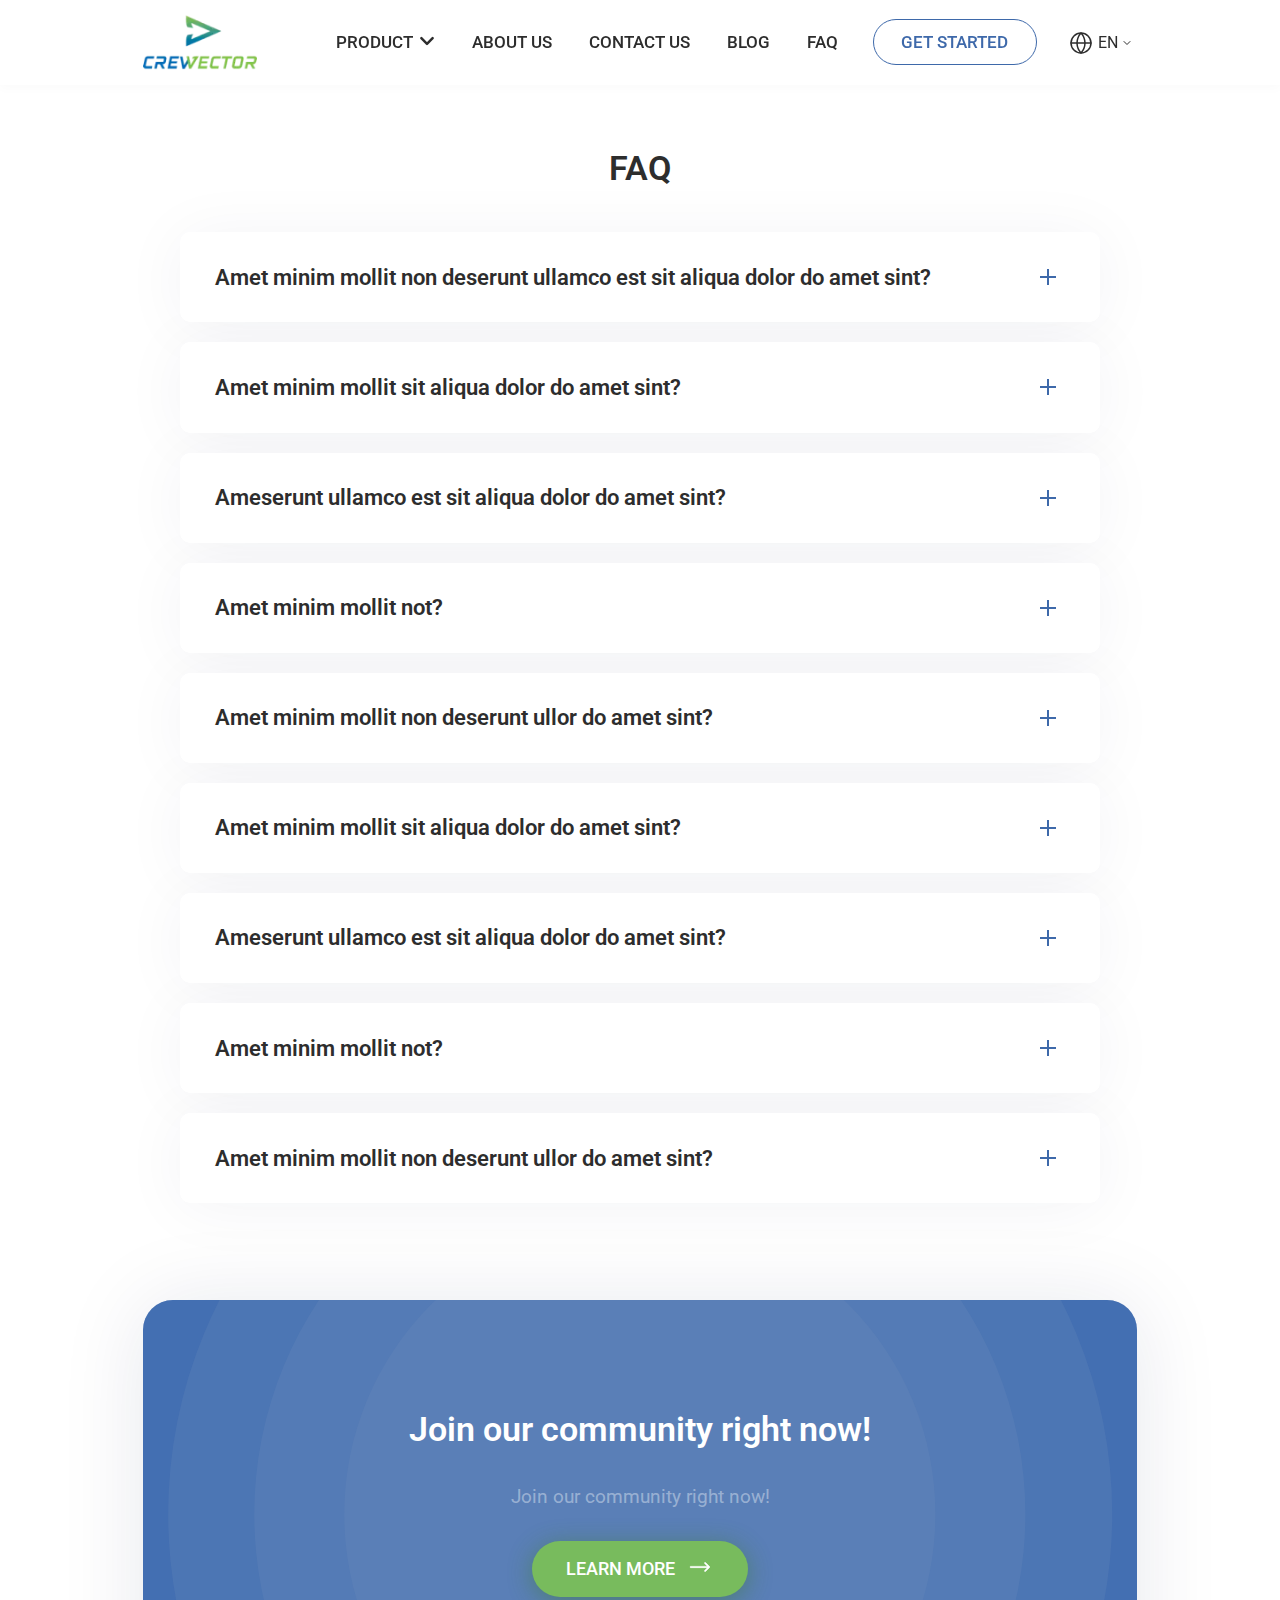
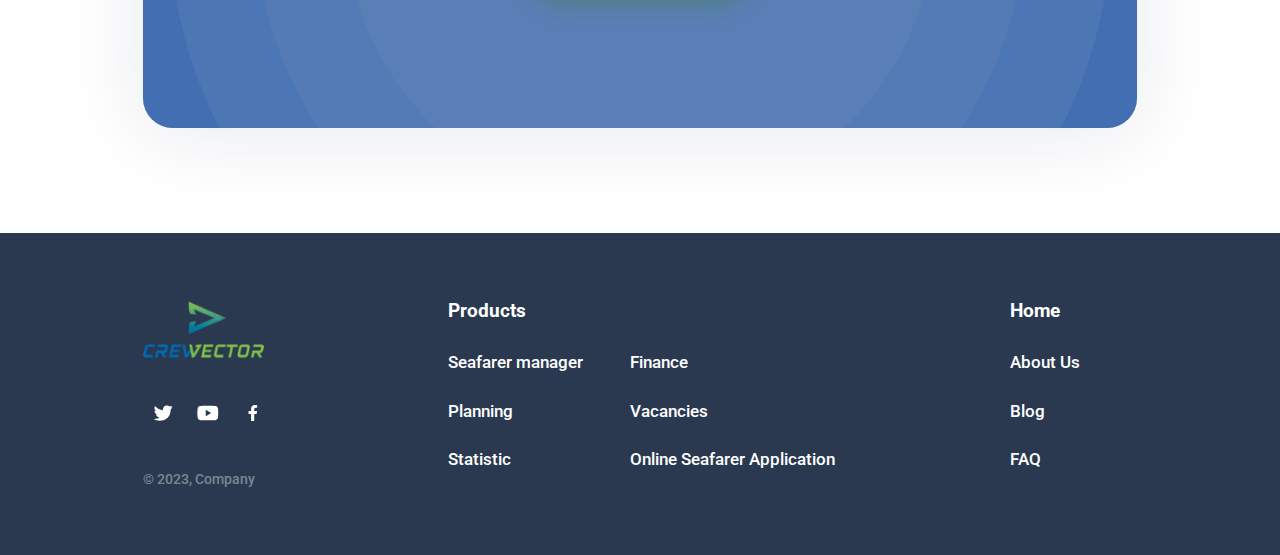
<file: faq.html>
<!DOCTYPE html>
<html lang="en">

<head>
	<title>FAQ</title>
	<meta charset="UTF-8">
	<meta name="format-detection" content="telephone=no">
	<!-- <style>body{opacity: 0;}</style> -->
	<link rel="stylesheet" href="css/style.min.css?_v=20230710223137">
	<link rel="shortcut icon" href="favicon.ico">
	<!-- <meta name="robots" content="noindex, nofollow"> -->
	<meta name="viewport" content="width=device-width, initial-scale=1.0">
</head>

<body>
	<div class="wrapper">
		<header class="header" data-lp>
			<div class="header__container">
				<a href="#" class="header__logo"><picture><source srcset="img/logo.webp" type="image/webp"><img src="img/logo.png" alt="logo" /></picture></a>
				<div class="header__menu menu">
					<nav class="menu__body">
						<ul class="menu__list">
							<li class="menu__item">
								<a href="#" class="menu__select">PRODUCT
									<span class="menu__link-toggle"><svg>
											<use xlink:href="img/icons/icons.svg#select-arrow"></use>
										</svg></span>
								</a>
								<div class="menu__modal modal-menu">
									<button type="button" class="modal-menu__button-sel">
										<img src="img/modal-menu/polygon-arr.svg" alt="arrow" />
									</button>
									<ul class="modal-menu__list">
										<li class="modal-menu__item">
											<a class="modal-menu__link" href="#">
												<span><img src="img/modal-menu/manager.svg" alt="icon" /></span>
												<div class="modal-menu__about">
													<h4>Seafarer manager</h4>
													<p>
														Amet minim mollit non
														deserunt ullamco est sit
														aliqua dolor do amet sint.
													</p>
												</div>
											</a>
										</li>
										<li class="modal-menu__item">
											<a class="modal-menu__link" href="#">
												<span><img src="img/modal-menu/vacancies.svg" alt="icon" /></span>
												<div class="modal-menu__about">
													<h4>Vacancies</h4>
													<p>
														Amet minim mollit non deserunt ullamco est sit aliqua dolor do amet sint..
													</p>
												</div>
											</a>
										</li>
										<li class="modal-menu__item">
											<a class="modal-menu__link" href="#">
												<span><img src="img/modal-menu/finance.svg" alt="icon" /></span>
												<div class="modal-menu__about">
													<h4>Finance</h4>
													<p>
														Amet minim mollit non deserunt ullamco est sit aliqua dolor do amet sint.
													</p>
												</div>
											</a>
										</li>
										<li class="modal-menu__item">
											<a class="modal-menu__link" href="#">
												<span><img src="img/modal-menu/statist.svg" alt="icon" /></span>
												<div class="modal-menu__about">
													<h4>Statistic</h4>
													<p>
														Amet minim mollit non
														deserunt ullamco est sit
														aliqua dolor do amet sint.
													</p>
												</div>
											</a>
										</li>
										<li class="modal-menu__item">
											<a class="modal-menu__link" href="#">
												<span><img src="img/modal-menu/planning.svg" alt="icon" /></span>
												<div class="modal-menu__about">
													<h4>Planning</h4>
													<p>
														Amet minim mollit non
														deserunt ullamco est sit
														aliqua dolor do amet sint.
													</p>
												</div>
											</a>
										</li>
										<li class="modal-menu__item">
											<a class="modal-menu__link" href="#">
												<span><img src="img/modal-menu/online.svg" alt="icon" /></span>
												<div class="modal-menu__about">
													<h4>Online Seafarer Application</h4>
													<p>
														Amet minim mollit non
														deserunt ullamco est sit
														aliqua dolor do amet sint.
													</p>
												</div>
											</a>
										</li>
									</ul>
								</div>
							</li>
							<li class="menu__item">
								<a href="#" class="menu__link">ABOUT US</a>
							</li>
							<li class="menu__item">
								<a href="#" class="menu__link">CONTACT US</a>
							</li>
							<li class="menu__item">
								<a href="#" class="menu__link">BLOG</a>
							</li>
							<li class="menu__item">
								<a href="#" class="menu__link">FAQ</a>
							</li>
						</ul>
					</nav>
					<div class="header__actions action-header">
						<button data-popup="#popup" type="button" class="action-header__button button button--border">
							GET STARTED
						</button>
						<div data-da=".menu__body,991.98,1" class="action-header__lang ">
							<select name="form[]" data-class-modif="form">
								<option value="1" selected>En</option>
								<option value="2">Uk</option>
								<option value="3">Ger</option>
							</select>
						</div>
					</div>
					<button type="button" class="menu__icon icon-menu">
						<span></span>
					</button>
				</div>
			</div>
		</header>

		<main class="page-faq">
			<section class="page-faq__faq faq">
				<div class="faq__container">
					<div class="faq__block">
						<h1 class="faq__title title">FAQ</h1>
						<div data-spollers class="faq__spollers spollers">
							<div class="spollers__line">
								<details class="spollers__item">
									<summary class="spollers__title">
										Amet minim mollit non deserunt ullamco
										est sit aliqua dolor do amet sint?<span></span>
									</summary>
									<div class="spollers__body">
										<p class="spollers__text">
											Amet minim mollit non deserunt
											ullamco est sit aliqua dolor do amet
											sint. Velit officia consequat duis
											enim velit mollit. Exercitation
											veniam consequat sunt nostrud amet.
											Amet minim mollit non deserunt
											ullamco est sit aliqua dolor do amet
											sint. Velit officia consequat duis
											enim velit mollit. Exercitation
											veniam consequat sunt nostrud amet.
											Amet minim mollit non deserunt
											ullamco est sit aliqua dolor do amet
											sint. Velit officia consequat duis
											enim velit mollit. Exercitation
											veniam consequat sunt nostrud amet.
											Amet minim mollit non deserunt
											ullamco est sit aliqua dolor do amet
											sint. Velit officia consequat duis
											enim velit mollit. Exercitation
											veniam consequat sunt nostrud amet.
										</p>
									</div>
								</details>
							</div>
							<div class="spollers__line">
								<details class="spollers__item">
									<summary class="spollers__title">
										Amet minim mollit sit aliqua dolor do
										amet sint?<span></span>
									</summary>
									<div class="spollers__body">
										<p class="spollers__text">
											Amet minim mollit non deserunt
											ullamco est sit aliqua dolor do amet
											sint. Velit officia consequat duis
											enim velit mollit. Exercitation
											veniam consequat sunt nostrud amet.
											Amet minim mollit non deserunt
											ullamco est sit aliqua dolor do amet
											sint. Velit officia consequat duis
											enim velit mollit. Exercitation
											veniam consequat sunt nostrud amet.
											Amet minim mollit non deserunt
											ullamco est sit aliqua dolor do amet
											sint. Velit officia consequat duis
											enim velit mollit. Exercitation
											veniam consequat sunt nostrud amet.
											Amet minim mollit non deserunt
											ullamco est sit aliqua dolor do amet
											sint. Velit officia consequat duis
											enim velit mollit. Exercitation
											veniam consequat sunt nostrud amet.
										</p>
									</div>
								</details>
							</div>
							<div class="spollers__line">
								<details class="spollers__item">
									<summary class="spollers__title">
										Ameserunt ullamco est sit aliqua dolor
										do amet sint?<span></span>
									</summary>
									<div class="spollers__body">
										<p class="spollers__text">
											Amet minim mollit non deserunt
											ullamco est sit aliqua dolor do amet
											sint. Velit officia consequat duis
											enim velit mollit. Exercitation
											veniam consequat sunt nostrud amet.
											Amet minim mollit non deserunt
											ullamco est sit aliqua dolor do amet
											sint. Velit officia consequat duis
											enim velit mollit. Exercitation
											veniam consequat sunt nostrud amet.
											Amet minim mollit non deserunt
											ullamco est sit aliqua dolor do amet
											sint. Velit officia consequat duis
											enim velit mollit. Exercitation
											veniam consequat sunt nostrud amet.
											Amet minim mollit non deserunt
											ullamco est sit aliqua dolor do amet
											sint. Velit officia consequat duis
											enim velit mollit. Exercitation
											veniam consequat sunt nostrud amet.
										</p>
									</div>
								</details>
							</div>
							<div class="spollers__line">
								<details class="spollers__item">
									<summary class="spollers__title">
										Amet minim mollit not?<span></span>
									</summary>
									<div class="spollers__body">
										<p class="spollers__text">
											Amet minim mollit non deserunt
											ullamco est sit aliqua dolor do amet
											sint. Velit officia consequat duis
											enim velit mollit. Exercitation
											veniam consequat sunt nostrud amet.
											Amet minim mollit non deserunt
											ullamco est sit aliqua dolor do amet
											sint. Velit officia consequat duis
											enim velit mollit. Exercitation
											veniam consequat sunt nostrud amet.
											Amet minim mollit non deserunt
											ullamco est sit aliqua dolor do amet
											sint. Velit officia consequat duis
											enim velit mollit. Exercitation
											veniam consequat sunt nostrud amet.
											Amet minim mollit non deserunt
											ullamco est sit aliqua dolor do amet
											sint. Velit officia consequat duis
											enim velit mollit. Exercitation
											veniam consequat sunt nostrud amet.
										</p>
									</div>
								</details>
							</div>
							<div class="spollers__line">
								<details class="spollers__item">
									<summary class="spollers__title">
										Amet minim mollit non deserunt ullor do
										amet sint?<span></span>
									</summary>
									<div class="spollers__body">
										<p class="spollers__text">
											Amet minim mollit non deserunt
											ullamco est sit aliqua dolor do amet
											sint. Velit officia consequat duis
											enim velit mollit. Exercitation
											veniam consequat sunt nostrud amet.
											Amet minim mollit non deserunt
											ullamco est sit aliqua dolor do amet
											sint. Velit officia consequat duis
											enim velit mollit. Exercitation
											veniam consequat sunt nostrud amet.
											Amet minim mollit non deserunt
											ullamco est sit aliqua dolor do amet
											sint. Velit officia consequat duis
											enim velit mollit. Exercitation
											veniam consequat sunt nostrud amet.
											Amet minim mollit non deserunt
											ullamco est sit aliqua dolor do amet
											sint. Velit officia consequat duis
											enim velit mollit. Exercitation
											veniam consequat sunt nostrud amet.
										</p>
									</div>
								</details>
							</div>
							<div class="spollers__line">
								<details class="spollers__item">
									<summary class="spollers__title">
										Amet minim mollit sit aliqua dolor do
										amet sint?<span></span>
									</summary>
									<div class="spollers__body">
										<p class="spollers__text">
											Amet minim mollit non deserunt
											ullamco est sit aliqua dolor do amet
											sint. Velit officia consequat duis
											enim velit mollit. Exercitation
											veniam consequat sunt nostrud amet.
											Amet minim mollit non deserunt
											ullamco est sit aliqua dolor do amet
											sint. Velit officia consequat duis
											enim velit mollit. Exercitation
											veniam consequat sunt nostrud amet.
											Amet minim mollit non deserunt
											ullamco est sit aliqua dolor do amet
											sint. Velit officia consequat duis
											enim velit mollit. Exercitation
											veniam consequat sunt nostrud amet.
											Amet minim mollit non deserunt
											ullamco est sit aliqua dolor do amet
											sint. Velit officia consequat duis
											enim velit mollit. Exercitation
											veniam consequat sunt nostrud amet.
										</p>
									</div>
								</details>
							</div>
							<div class="spollers__line">
								<details class="spollers__item">
									<summary class="spollers__title">
										Ameserunt ullamco est sit aliqua dolor
										do amet sint?<span></span>
									</summary>
									<div class="spollers__body">
										<p class="spollers__text">
											Amet minim mollit non deserunt
											ullamco est sit aliqua dolor do amet
											sint. Velit officia consequat duis
											enim velit mollit. Exercitation
											veniam consequat sunt nostrud amet.
											Amet minim mollit non deserunt
											ullamco est sit aliqua dolor do amet
											sint. Velit officia consequat duis
											enim velit mollit. Exercitation
											veniam consequat sunt nostrud amet.
											Amet minim mollit non deserunt
											ullamco est sit aliqua dolor do amet
											sint. Velit officia consequat duis
											enim velit mollit. Exercitation
											veniam consequat sunt nostrud amet.
											Amet minim mollit non deserunt
											ullamco est sit aliqua dolor do amet
											sint. Velit officia consequat duis
											enim velit mollit. Exercitation
											veniam consequat sunt nostrud amet.
										</p>
									</div>
								</details>
							</div>
							<div class="spollers__line">
								<details class="spollers__item">
									<summary class="spollers__title">
										Amet minim mollit not?<span></span>
									</summary>
									<div class="spollers__body">
										<p class="spollers__text">
											Amet minim mollit non deserunt
											ullamco est sit aliqua dolor do amet
											sint. Velit officia consequat duis
											enim velit mollit. Exercitation
											veniam consequat sunt nostrud amet.
											Amet minim mollit non deserunt
											ullamco est sit aliqua dolor do amet
											sint. Velit officia consequat duis
											enim velit mollit. Exercitation
											veniam consequat sunt nostrud amet.
											Amet minim mollit non deserunt
											ullamco est sit aliqua dolor do amet
											sint. Velit officia consequat duis
											enim velit mollit. Exercitation
											veniam consequat sunt nostrud amet.
											Amet minim mollit non deserunt
											ullamco est sit aliqua dolor do amet
											sint. Velit officia consequat duis
											enim velit mollit. Exercitation
											veniam consequat sunt nostrud amet.
										</p>
									</div>
								</details>
							</div>
							<div class="spollers__line">
								<details class="spollers__item">
									<summary class="spollers__title">
										Amet minim mollit non deserunt ullor do
										amet sint?<span></span>
									</summary>
									<div class="spollers__body">
										<p class="spollers__text">
											Amet minim mollit non deserunt
											ullamco est sit aliqua dolor do amet
											sint. Velit officia consequat duis
											enim velit mollit. Exercitation
											veniam consequat sunt nostrud amet.
											Amet minim mollit non deserunt
											ullamco est sit aliqua dolor do amet
											sint. Velit officia consequat duis
											enim velit mollit. Exercitation
											veniam consequat sunt nostrud amet.
											Amet minim mollit non deserunt
											ullamco est sit aliqua dolor do amet
											sint. Velit officia consequat duis
											enim velit mollit. Exercitation
											veniam consequat sunt nostrud amet.
											Amet minim mollit non deserunt
											ullamco est sit aliqua dolor do amet
											sint. Velit officia consequat duis
											enim velit mollit. Exercitation
											veniam consequat sunt nostrud amet.
										</p>
									</div>
								</details>
							</div>
						</div>
					</div>
				</div>
			</section>
			<section class="faq-page__join join">
				<div class="join__container">
					<div class="join__wrapper">
						<h2 class="join__title title title--white">
							Join our community right now!
						</h2>
						<p class="join__label">
							Join our community right now!
						</p>
						<a href="" class="join__button button button--green">LEARN MORE
							<span><svg>
									<use xlink:href="img/icons/icons.svg#button-arrow"></use>
								</svg></span></a>
						<div class="join__elipses">
							<div class="join__elips-9"></div>
							<div class="join__elips-8"></div>
							<div class="join__elips-5"></div>
							<div class="join__elips-6"></div>
							<div class="join__elips-7"></div>
						</div>
					</div>
				</div>
			</section>
		</main>
		<footer class="footer">
			<div class="footer__container">
				<div class="footer__column">
					<a href="" class="footer__logo"><picture><source srcset="img/logo.webp" type="image/webp"><img src="img/logo.png" alt="logo"></picture></a>
					<div data-da=".footer__container, 767.98,6" class="footer__logo-wrapper">
						<ul class="footer__social social">
							<li class="social__item"><a href="#" class="social__link"><svg>
										<use xlink:href="img/icons/icons.svg#twitter"></use>
									</svg></a></li>
							<li class="social__item"><a href="#" class="social__link"><svg>
										<use xlink:href="img/icons/icons.svg#youtube"></use>
									</svg></a></li>
							<li class="social__item"><a href="#" class="social__link"><svg>
										<use xlink:href="img/icons/icons.svg#facebook"></use>
									</svg></a></li>
						</ul>
						<p class="footer__copy">&copy; 2023, Company</p>
					</div>
				</div>
				<div class="footer__column">
					<h3 class="footer__title">Products</h3>
					<ul class="footer__product product">
						<li class="product__item"><a href="#" class="product__link">Seafarer manager</a></li>
						<li class="product__item"><a href="#" class="product__link">Finance</a></li>
						<li class="product__item"><a href="#" class="product__link">Planning</a></li>
						<li class="product__item"><a href="#" class="product__link">Vacancies</a></li>
						<li class="product__item"><a href="#" class="product__link">Statistic</a></li>
						<li class="product__item"><a href="#" class="product__link">Online Seafarer Application</a></li>
					</ul>
				</div>
				<div class="footer__column">
					<h3 class="footer__title">Home</h3>
					<nav class="footer__menu menu-footer">
						<ul class="menu-footer__list">
							<li class="menu-footer__item"><a href="#" class="menu-footer__link">About Us</a></li>
							<li class="menu-footer__item"><a href="#" class="menu-footer__link">Blog</a></li>
							<li class="menu-footer__item"><a href="#" class="menu-footer__link">FAQ</a></li>
						</ul>
					</nav>
				</div>
			</div>
		</footer>
	</div>
	<script src="js/app.min.js?_v=20230710223137"></script>
</body>

</html>
</file>
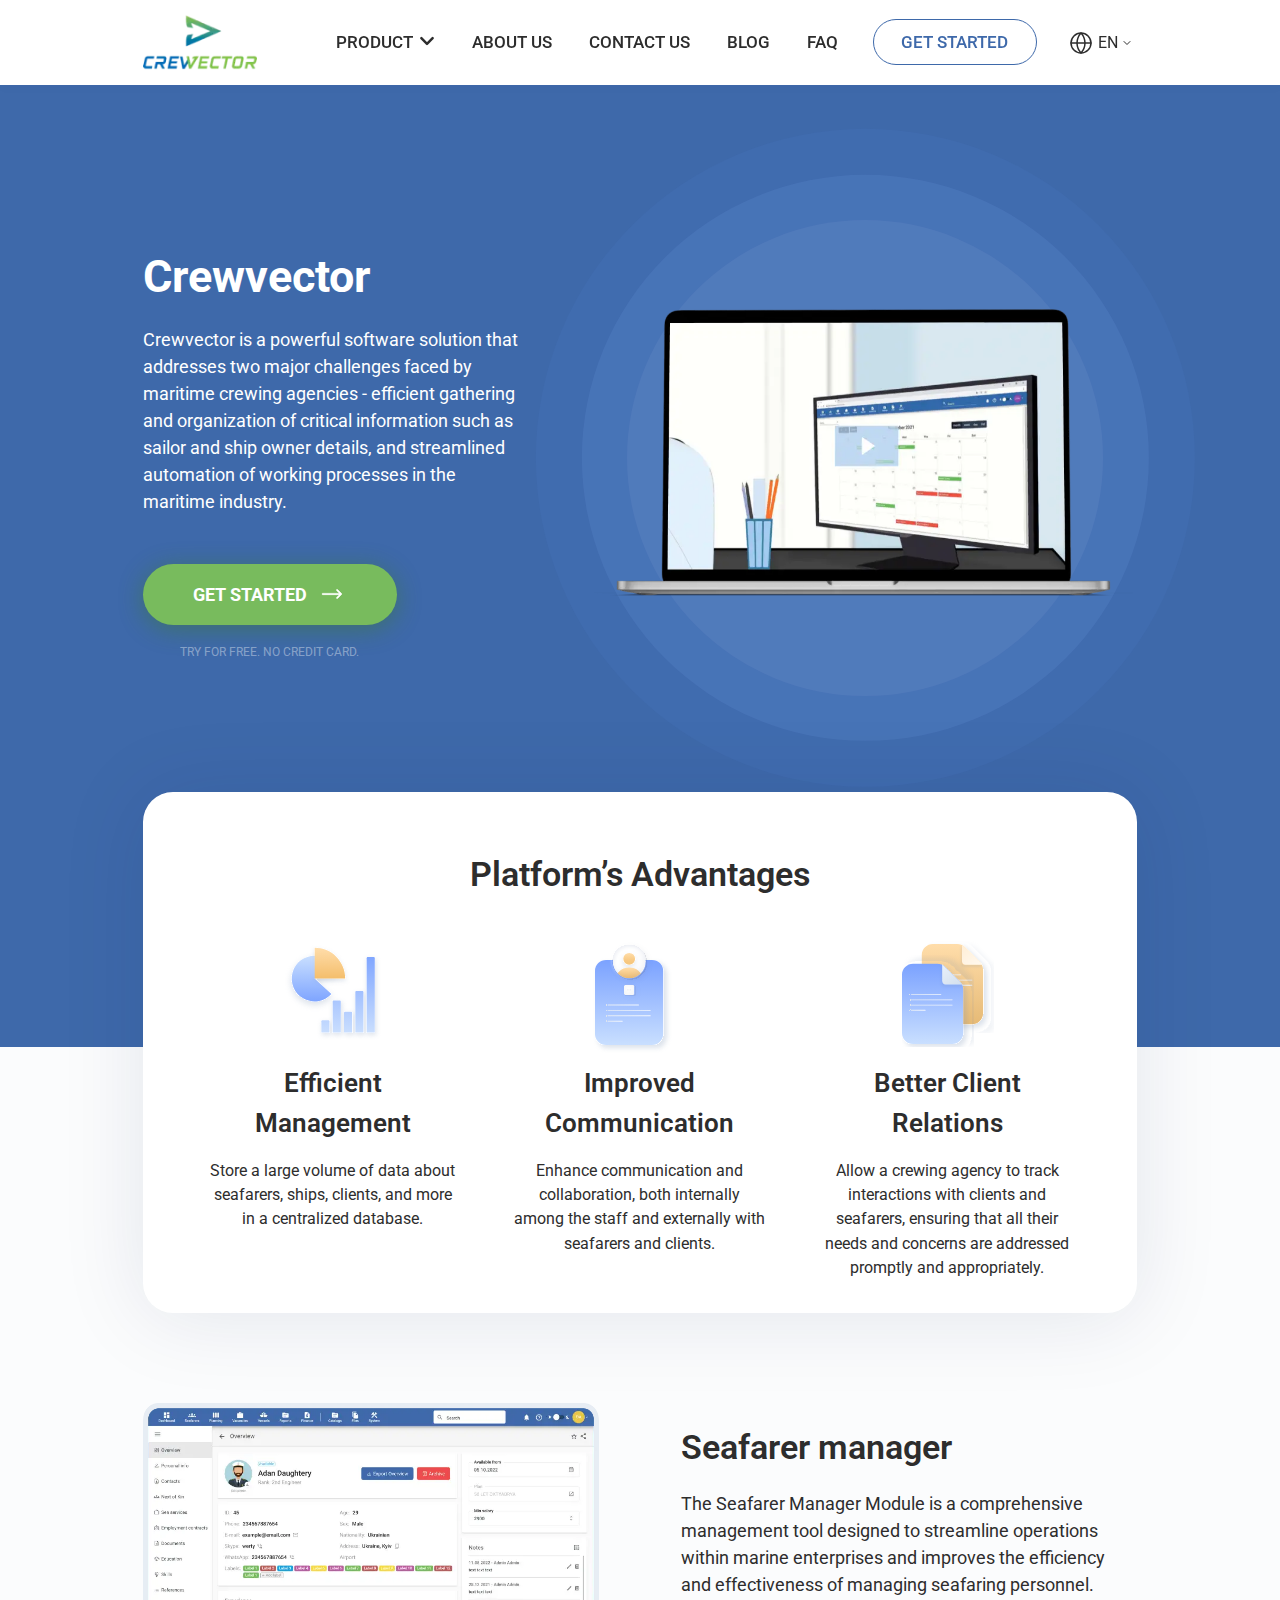
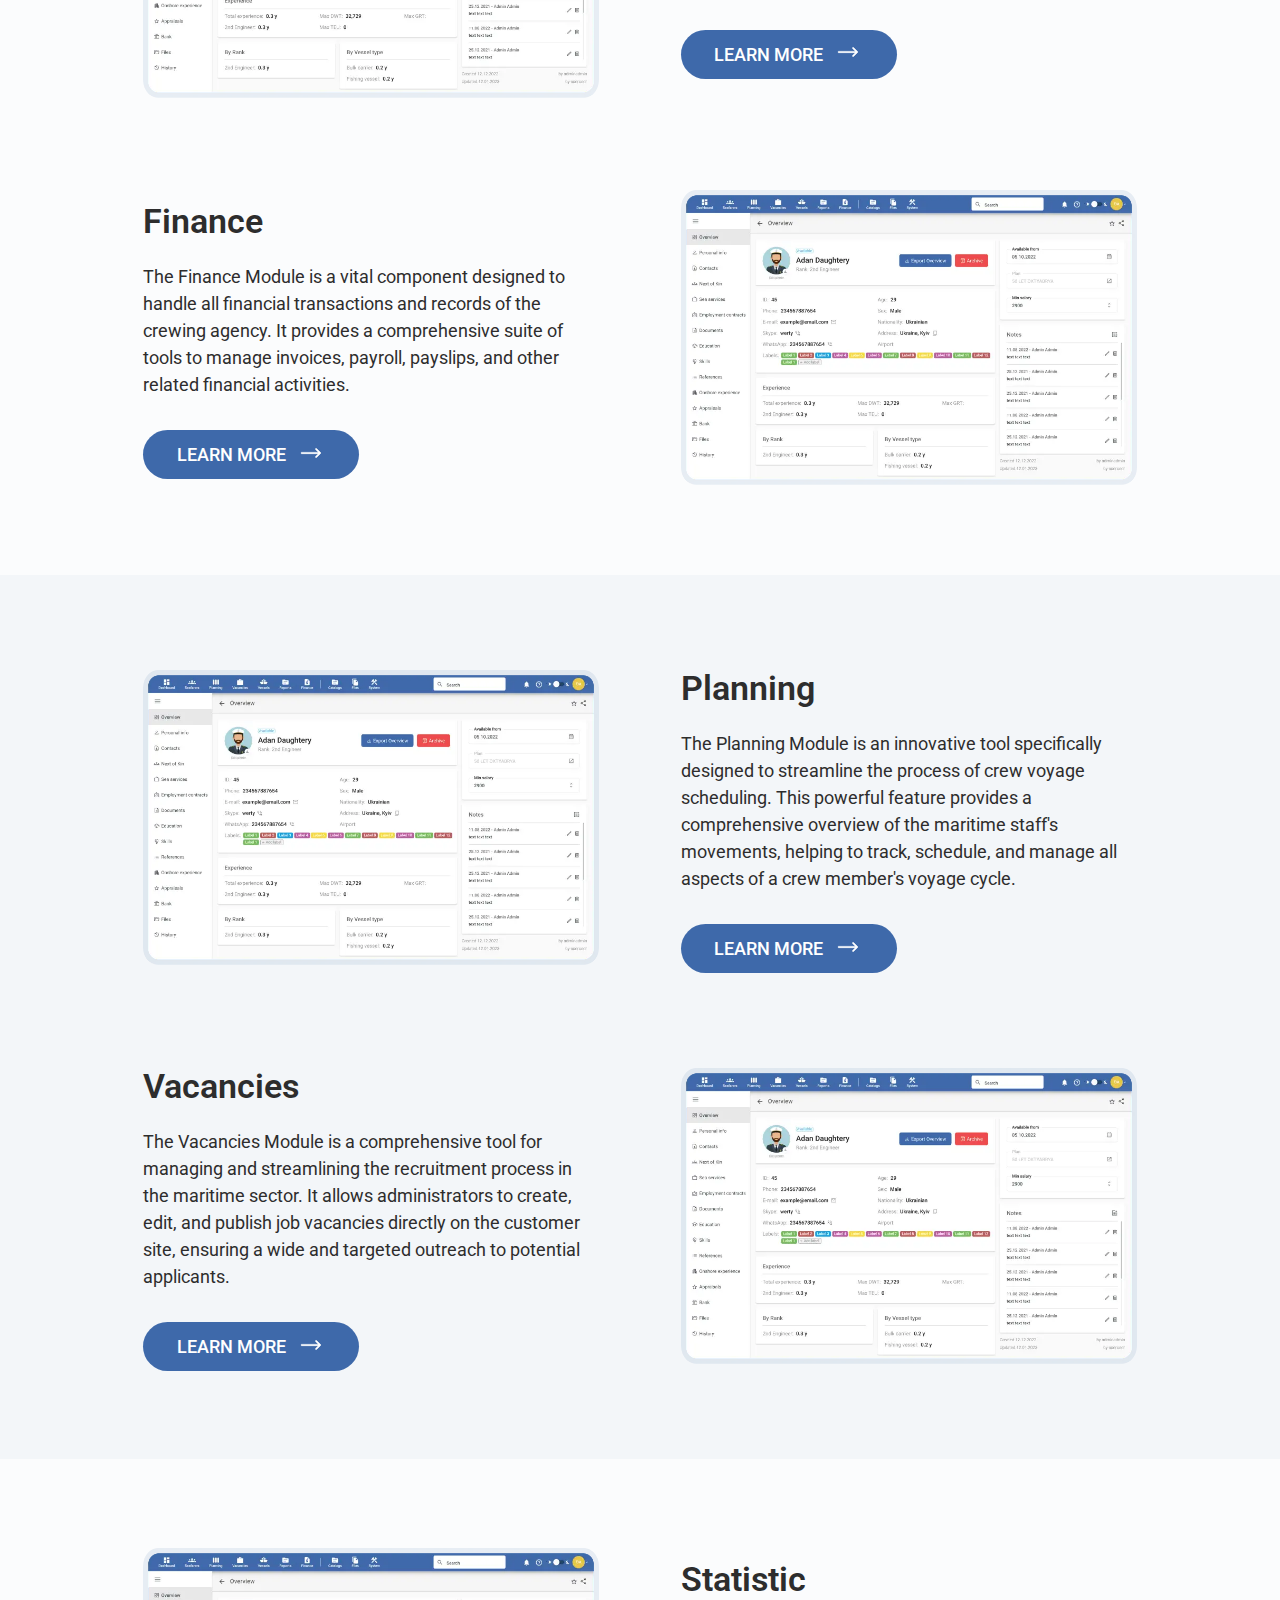
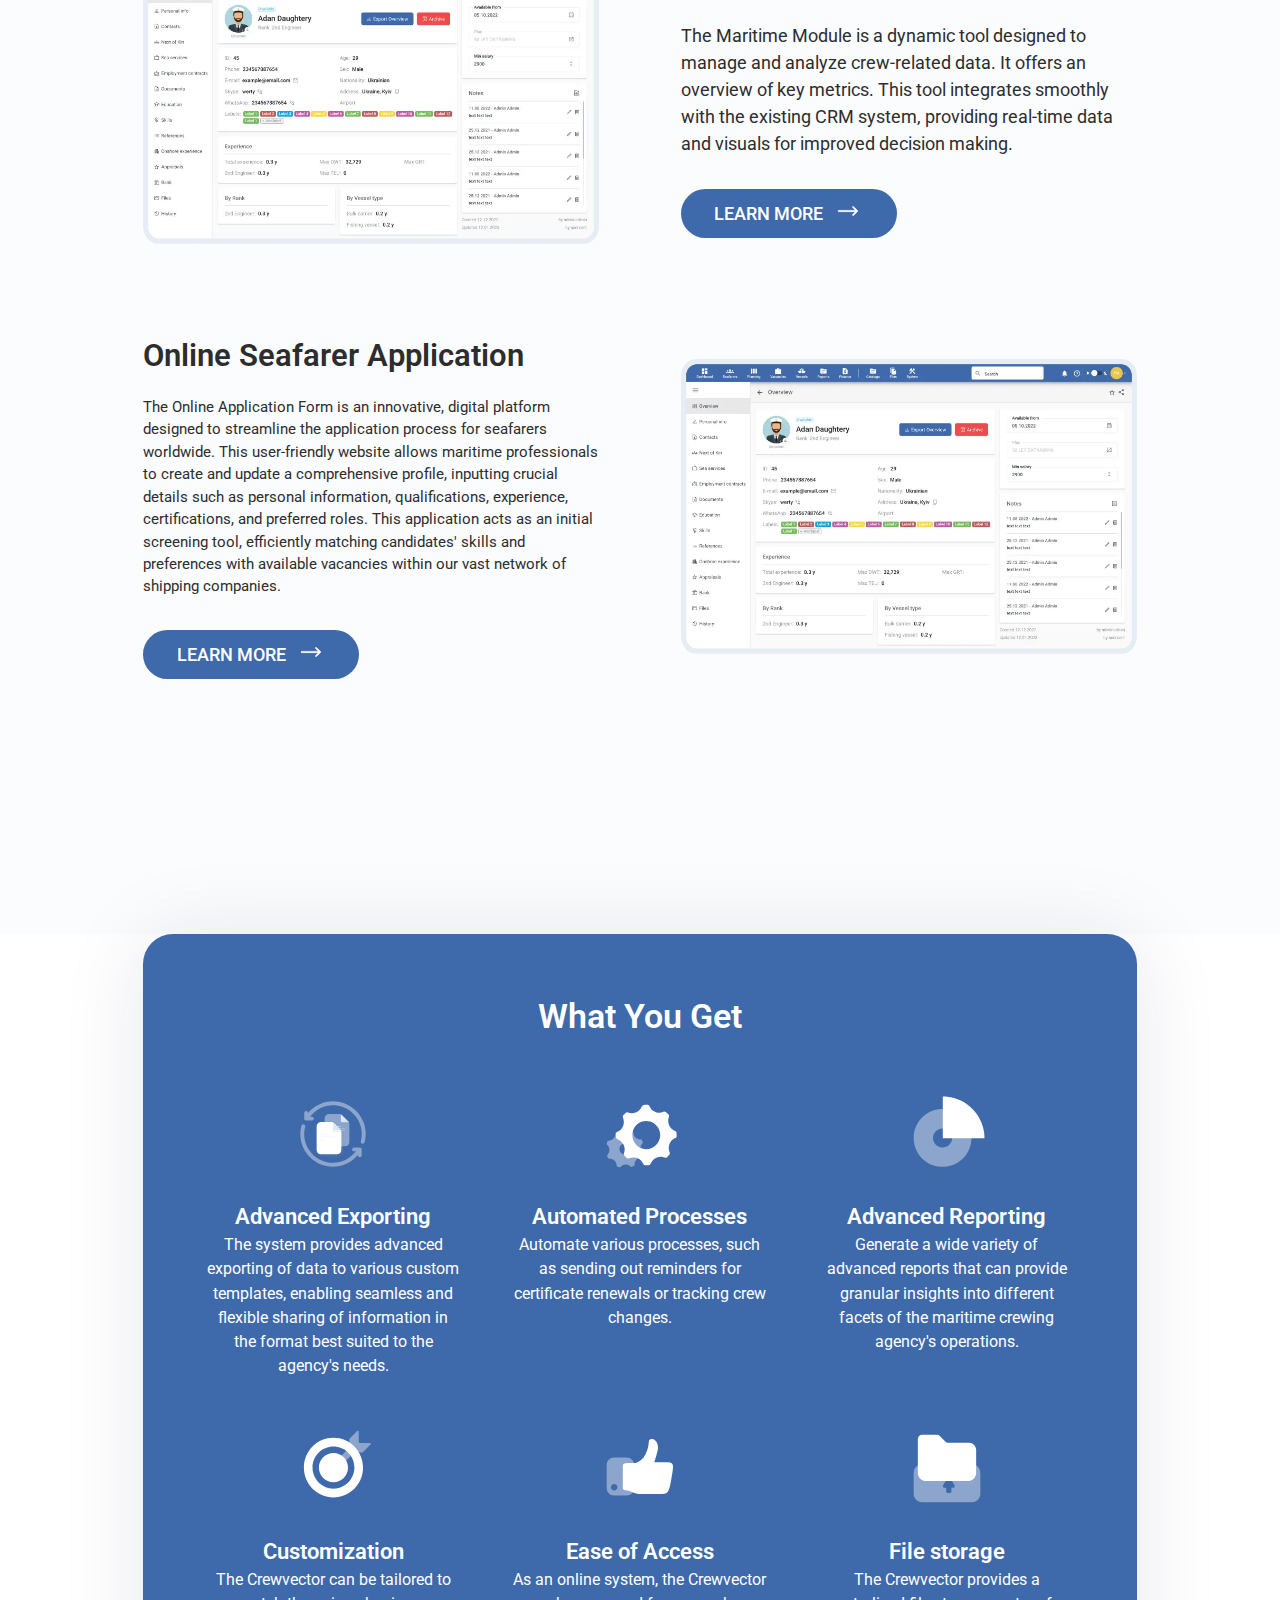
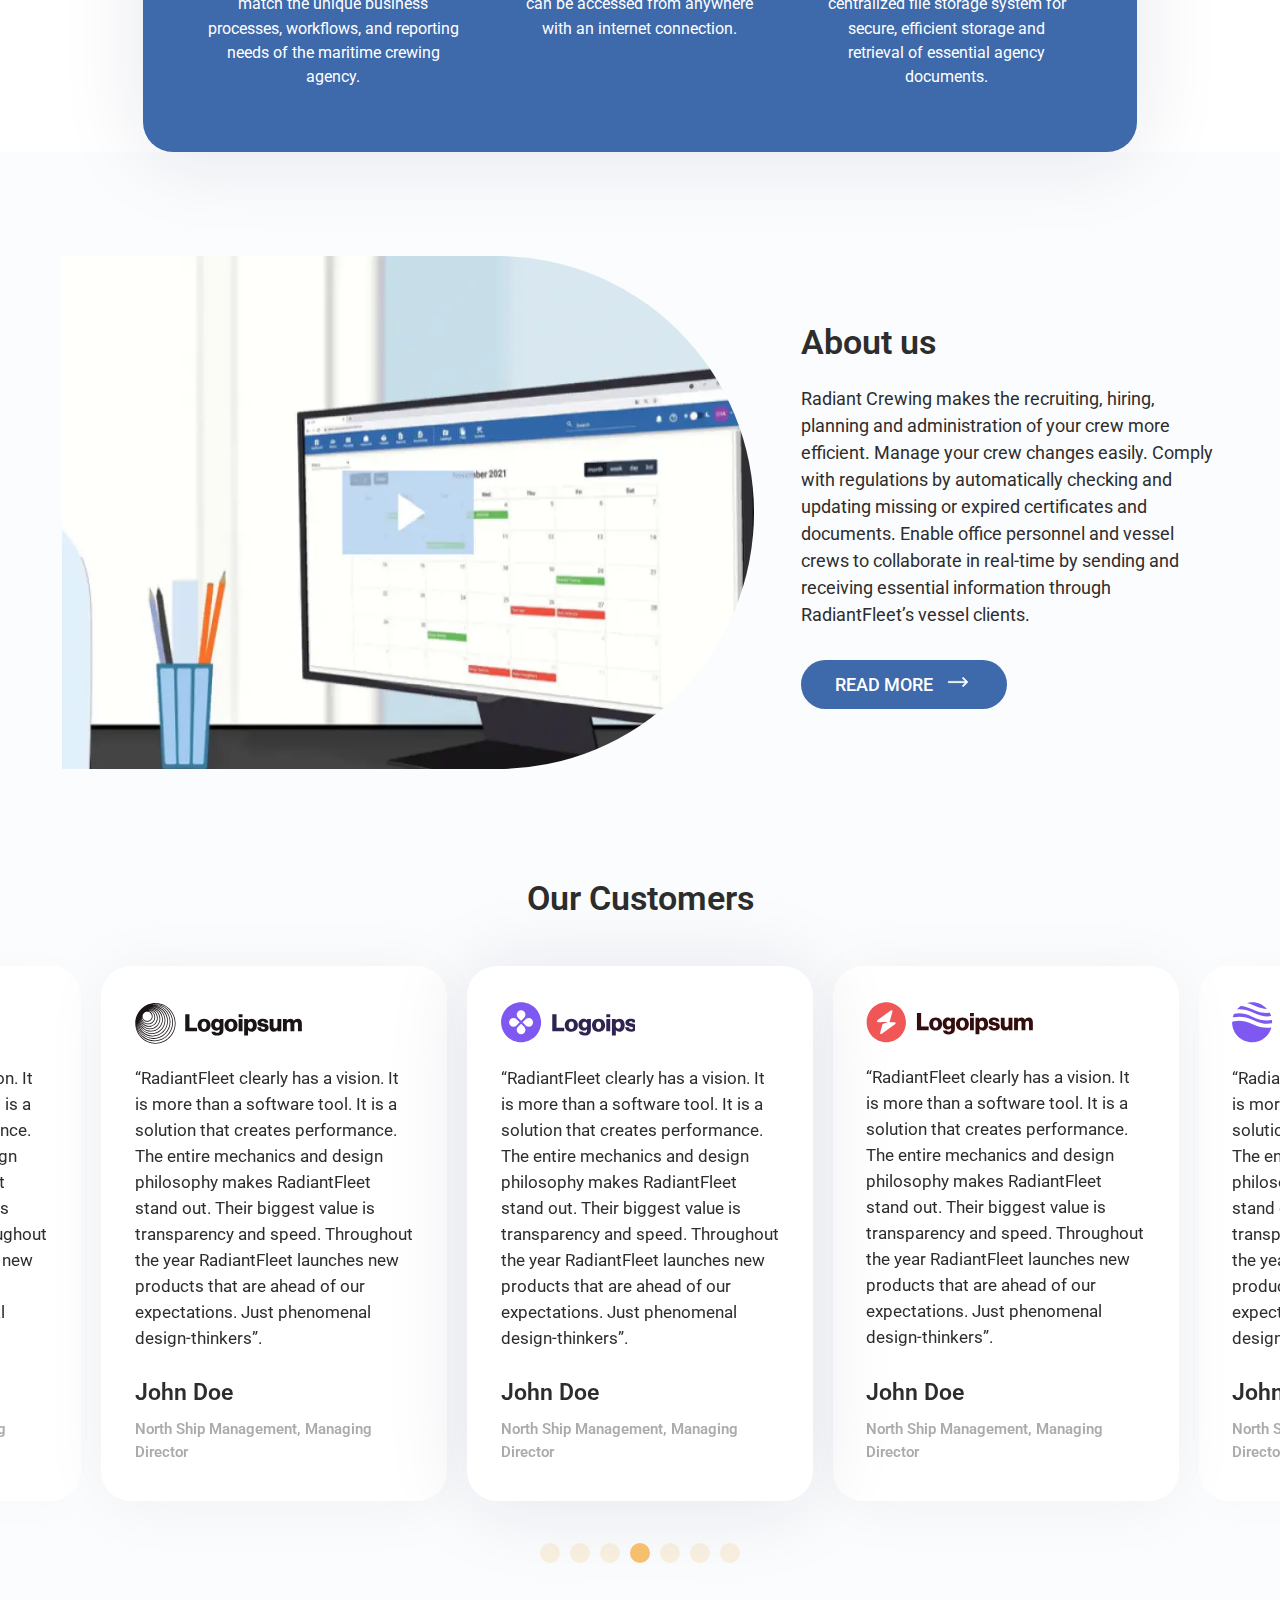
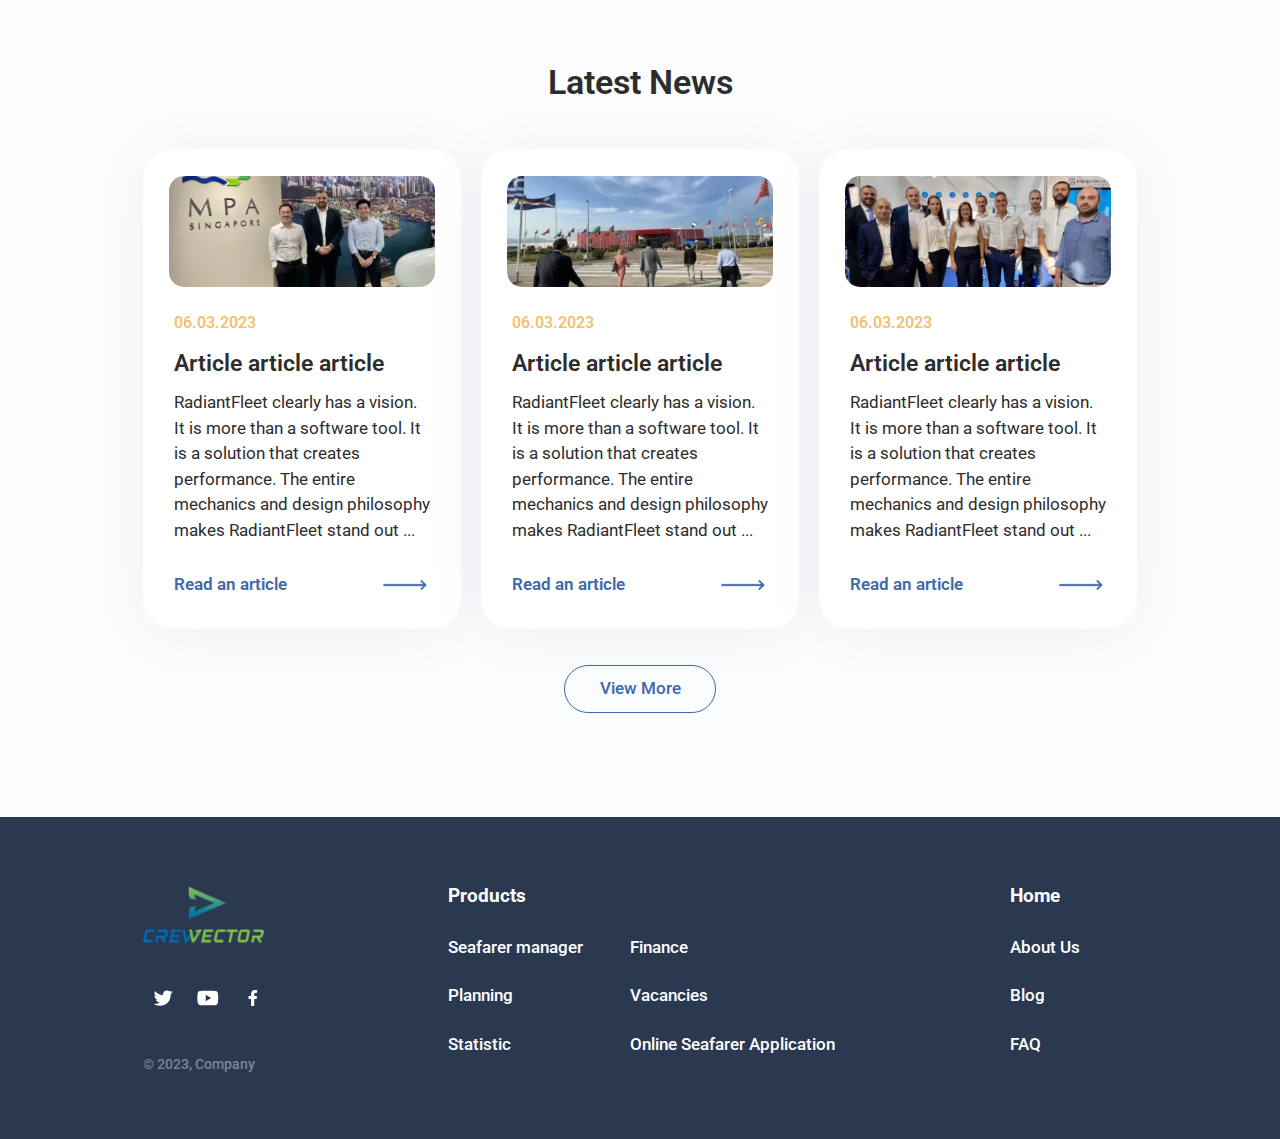
<file: home.html>
<!DOCTYPE html>
<html lang="en">

<head>
	<title>HomePage</title>
	<meta charset="UTF-8">
	<meta name="format-detection" content="telephone=no">
	<!-- <style>body{opacity: 0;}</style> -->
	<link rel="stylesheet" href="css/style.min.css?_v=20230710223137">
	<link rel="shortcut icon" href="favicon.ico">
	<!-- <meta name="robots" content="noindex, nofollow"> -->
	<meta name="viewport" content="width=device-width, initial-scale=1.0">
</head>

<body>
	<div class="wrapper">
		<header class="header" data-lp>
			<div class="header__container">
				<a href="#" class="header__logo"><picture><source srcset="img/logo.webp" type="image/webp"><img src="img/logo.png" alt="logo" /></picture></a>
				<div class="header__menu menu">
					<nav class="menu__body">
						<ul class="menu__list">
							<li class="menu__item">
								<a href="#" class="menu__select">PRODUCT
									<span class="menu__link-toggle"><svg>
											<use xlink:href="img/icons/icons.svg#select-arrow"></use>
										</svg></span>
								</a>
								<div class="menu__modal modal-menu">
									<button type="button" class="modal-menu__button-sel">
										<img src="img/modal-menu/polygon-arr.svg" alt="arrow" />
									</button>
									<ul class="modal-menu__list">
										<li class="modal-menu__item">
											<a class="modal-menu__link" href="#">
												<span><img src="img/modal-menu/manager.svg" alt="icon" /></span>
												<div class="modal-menu__about">
													<h4>Seafarer manager</h4>
													<p>
														Amet minim mollit non
														deserunt ullamco est sit
														aliqua dolor do amet sint.
													</p>
												</div>
											</a>
										</li>
										<li class="modal-menu__item">
											<a class="modal-menu__link" href="#">
												<span><img src="img/modal-menu/vacancies.svg" alt="icon" /></span>
												<div class="modal-menu__about">
													<h4>Vacancies</h4>
													<p>
														Amet minim mollit non deserunt ullamco est sit aliqua dolor do amet sint..
													</p>
												</div>
											</a>
										</li>
										<li class="modal-menu__item">
											<a class="modal-menu__link" href="#">
												<span><img src="img/modal-menu/finance.svg" alt="icon" /></span>
												<div class="modal-menu__about">
													<h4>Finance</h4>
													<p>
														Amet minim mollit non deserunt ullamco est sit aliqua dolor do amet sint.
													</p>
												</div>
											</a>
										</li>
										<li class="modal-menu__item">
											<a class="modal-menu__link" href="#">
												<span><img src="img/modal-menu/statist.svg" alt="icon" /></span>
												<div class="modal-menu__about">
													<h4>Statistic</h4>
													<p>
														Amet minim mollit non
														deserunt ullamco est sit
														aliqua dolor do amet sint.
													</p>
												</div>
											</a>
										</li>
										<li class="modal-menu__item">
											<a class="modal-menu__link" href="#">
												<span><img src="img/modal-menu/planning.svg" alt="icon" /></span>
												<div class="modal-menu__about">
													<h4>Planning</h4>
													<p>
														Amet minim mollit non
														deserunt ullamco est sit
														aliqua dolor do amet sint.
													</p>
												</div>
											</a>
										</li>
										<li class="modal-menu__item">
											<a class="modal-menu__link" href="#">
												<span><img src="img/modal-menu/online.svg" alt="icon" /></span>
												<div class="modal-menu__about">
													<h4>Online Seafarer Application</h4>
													<p>
														Amet minim mollit non
														deserunt ullamco est sit
														aliqua dolor do amet sint.
													</p>
												</div>
											</a>
										</li>
									</ul>
								</div>
							</li>
							<li class="menu__item">
								<a href="#" class="menu__link">ABOUT US</a>
							</li>
							<li class="menu__item">
								<a href="#" class="menu__link">CONTACT US</a>
							</li>
							<li class="menu__item">
								<a href="#" class="menu__link">BLOG</a>
							</li>
							<li class="menu__item">
								<a href="#" class="menu__link">FAQ</a>
							</li>
						</ul>
					</nav>
					<div class="header__actions action-header">
						<button data-popup="#popup" type="button" class="action-header__button button button--border">
							GET STARTED
						</button>
						<div data-da=".menu__body,991.98,1" class="action-header__lang ">
							<select name="form[]" data-class-modif="form">
								<option value="1" selected>En</option>
								<option value="2">Uk</option>
								<option value="3">Ger</option>
							</select>
						</div>
					</div>
					<button type="button" class="menu__icon icon-menu">
						<span></span>
					</button>
				</div>
			</div>
		</header>

		<main class="page">
			<div class="page__main main">
				<div class="main__container">
					<div class="main__wrapper">
						<div class="main__info">
							<h1 class="main__title title title--main">
								Crewvector
							</h1>
							<p class="main__text">
								Crewvector is a powerful software solution that
								addresses two major challenges faced by maritime
								crewing agencies - efficient gathering and
								organization of critical information such as
								sailor and ship owner details, and streamlined
								automation of working processes in the maritime
								industry.
							</p>
							<div class="main__actions">
								<button class="main__button button button--green-big">
									GET STARTED
									<span><svg>
											<use xlink:href="img/icons/icons.svg#button-arrow"></use>
										</svg></span>
								</button>
								<p class="main__credit">
									TRY FOR FREE. NO CREDIT CARD.
								</p>
							</div>
						</div>
						<div class="main__image">
							<picture><source srcset="img/main/image-01.webp" type="image/webp"><img src="img/main/image-01.png" alt="laptop" /></picture>
							<div class="main__elips">
								<div class="main__elips-first"></div>
								<div class="main__elips-second"></div>
								<div class="main__elips-third"></div>
							</div>
						</div>
					</div>
				</div>
			</div>
			<section class="page__avantages avantages">
				<div class="avantages__cont">
					<div class="avantages__header __container">
						<div class="avantages__wrap">
							<h2 class="avantages__title title">
								Platform’s Advantages
							</h2>
							<div class="avantages__columns">
								<article class="avantages__column">
									<div class="avantages__image">
										<img src="img/avantages/image-01.svg" alt="icon" />
									</div>
									<div class="avantages__info">
										<h3 class="avantages__sub-tltle">
											Efficient Management
										</h3>
										<p class="avantages__text">
											Store a large volume of data about
											seafarers, ships, clients, and more
											in a centralized database.
										</p>
									</div>
								</article>
								<article class="avantages__column">
									<div class="avantages__image">
										<img src="img/avantages/image-02.svg" alt="icon" />
									</div>
									<div class="avantages__info">
										<h3 class="avantages__sub-tltle">
											Improved Communication
										</h3>
										<p class="avantages__text">
											Enhance communication and
											collaboration, both internally among
											the staff and externally with
											seafarers and clients.
										</p>
									</div>
								</article>
								<article class="avantages__column">
									<div class="avantages__image">
										<img src="img/avantages/image-03.svg" alt="icon" />
									</div>
									<div class="avantages__info">
										<h3 class="avantages__sub-tltle">
											Better Client Relations
										</h3>
										<p class="avantages__text">
											Allow a crewing agency to track
											interactions with clients and
											seafarers, ensuring that all their
											needs and concerns are addressed
											promptly and appropriately.
										</p>
									</div>
								</article>
							</div>
						</div>
					</div>
					<div class="avantages__block block-avantages">
						<div class="block-avantages__bg-fbfcfd block-avantages__bg-fbfcfd--first">
							<div class="block-avantages__line __container">
								<div class="block-avantages__info">
									<h2 class="block-avantages__title title">
										Seafarer manager
									</h2>
									<p class="block-avantages__text">
										The Seafarer Manager Module is a
										comprehensive management tool
										designed to streamline operations
										within marine enterprises and
										improves the efficiency and
										effectiveness of managing seafaring
										personnel.
									</p>
									<div class="block-avantages__action">
										<a href="#" class="block-avantages__button button">LEARN MORE<span><svg>
													<use xlink:href="img/icons/icons.svg#button-arrow"></use>
												</svg></span></a>
									</div>
								</div>
								<div class="block-avantages__image">
									<picture><source srcset="img/avantages/image-04.webp" type="image/webp"><img src="img/avantages/image-04.png" alt="image" /></picture>
								</div>
							</div>
							<div class="block-avantages__line __container">
								<div class="block-avantages__info">
									<h2 class="block-avantages__title title">
										Finance
									</h2>
									<p class="block-avantages__text">
										The Finance Module is a vital
										component designed to handle all
										financial transactions and records
										of the crewing agency. It provides a
										comprehensive suite of tools to
										manage invoices, payroll, payslips,
										and other related financial
										activities.
									</p>
									<div class="block-avantages__action">
										<a href="#" class="block-avantages__button button">LEARN MORE<span><svg>
													<use xlink:href="img/icons/icons.svg#button-arrow"></use>
												</svg></span></a>
									</div>
								</div>
								<div class="block-avantages__image">
									<picture><source srcset="img/avantages/image-04.webp" type="image/webp"><img src="img/avantages/image-04.png" alt="image" /></picture>
								</div>
							</div>
						</div>
						<div class="block-avantages__bg-f3f6f9">
							<div class="block-avantages__line __container">
								<div class="block-avantages__info">
									<h2 class="block-avantages__title title">
										Planning
									</h2>
									<p class="block-avantages__text">
										The Planning Module is an innovative
										tool specifically designed to
										streamline the process of crew
										voyage scheduling. This powerful
										feature provides a comprehensive
										overview of the maritime staff's
										movements, helping to track,
										schedule, and manage all aspects of
										a crew member's voyage cycle.
									</p>
									<div class="block-avantages__action">
										<a href="#" class="block-avantages__button button">LEARN MORE<span><svg>
													<use xlink:href="img/icons/icons.svg#button-arrow"></use>
												</svg></span></a>
									</div>
								</div>
								<div class="block-avantages__image">
									<picture><source srcset="img/avantages/image-04.webp" type="image/webp"><img src="img/avantages/image-04.png" alt="image" /></picture>
								</div>
							</div>
							<div class="block-avantages__line __container">
								<div class="block-avantages__info">
									<h2 class="block-avantages__title title">
										Vacancies
									</h2>
									<p class="block-avantages__text">
										The Vacancies Module is a
										comprehensive tool for managing and
										streamlining the recruitment process
										in the maritime sector. It allows
										administrators to create, edit, and
										publish job vacancies directly on
										the customer site, ensuring a wide
										and targeted outreach to potential
										applicants.
									</p>
									<div class="block-avantages__action">
										<a href="#" class="block-avantages__button button">LEARN MORE<span><svg>
													<use xlink:href="img/icons/icons.svg#button-arrow"></use>
												</svg></span></a>
									</div>
								</div>
								<div class="block-avantages__image">
									<picture><source srcset="img/avantages/image-04.webp" type="image/webp"><img src="img/avantages/image-04.png" alt="image" /></picture>
								</div>
							</div>
						</div>
						<div class="block-avantages__bg-fbfcfd">
							<div class="block-avantages__line __container">
								<div class="block-avantages__info">
									<h2 class="block-avantages__title title">
										Statistic
									</h2>
									<p class="block-avantages__text">
										The Maritime Module is a dynamic
										tool designed to manage and analyze
										crew-related data. It offers an
										overview of key metrics. This tool
										integrates smoothly with the
										existing CRM system, providing
										real-time data and visuals for
										improved decision making.
									</p>
									<div class="block-avantages__action">
										<a href="#" class="block-avantages__button button">LEARN MORE<span><svg>
													<use xlink:href="img/icons/icons.svg#button-arrow"></use>
												</svg></span></a>
									</div>
								</div>
								<div class="block-avantages__image">
									<picture><source srcset="img/avantages/image-04.webp" type="image/webp"><img src="img/avantages/image-04.png" alt="image" /></picture>
								</div>
							</div>
							<div class="block-avantages__line block-avantages__line--big __container">
								<div class="block-avantages__info">
									<h2 class="block-avantages__title title">
										Online Seafarer Application
									</h2>
									<p class="block-avantages__text">
										The Online Application Form is an
										innovative, digital platform
										designed to streamline the
										application process for seafarers
										worldwide. This user-friendly
										website allows maritime
										professionals to create and update a
										comprehensive profile, inputting
										crucial details such as personal
										information, qualifications,
										experience, certifications, and
										preferred roles. This application
										acts as an initial screening tool,
										efficiently matching candidates'
										skills and preferences with
										available vacancies within our vast
										network of shipping companies.
									</p>
									<div class="block-avantages__action">
										<a href="#" class="block-avantages__button button">LEARN MORE<span><svg>
													<use xlink:href="img/icons/icons.svg#button-arrow"></use>
												</svg></span></a>
									</div>
								</div>
								<div class="block-avantages__image">
									<picture><source srcset="img/avantages/image-04.webp" type="image/webp"><img src="img/avantages/image-04.png" alt="image" /></picture>
								</div>
							</div>
						</div>
					</div>
				</div>
			</section>
			<section class="page__what what">
				<div class="what__container">
					<div class="what__block">
						<h2 class="what__title title title--white">
							What You Get
						</h2>
						<div class="what__wrapper">
							<article class="what__item">
								<div class="what__image">
									<img src="img/what/image-01.svg" alt="icon" />
								</div>
								<div class="what__info">
									<h3 class="what__sub-title">
										Advanced Exporting
									</h3>
									<p class="what__text">
										The system provides advanced exporting
										of data to various custom templates,
										enabling seamless and flexible sharing
										of information in the format best suited
										to the agency's needs.
									</p>
								</div>
							</article>
							<article class="what__item">
								<div class="what__image">
									<img src="img/what/image-02.svg" alt="icon" />
								</div>
								<div class="what__info">
									<h3 class="what__sub-title">
										Automated Processes
									</h3>
									<p class="what__text">
										Automate various processes, such as
										sending out reminders for certificate
										renewals or tracking crew changes.
									</p>
								</div>
							</article>
							<article class="what__item">
								<div class="what__image">
									<img src="img/what/image-03.svg" alt="icon" />
								</div>
								<div class="what__info">
									<h3 class="what__sub-title">
										Advanced Reporting
									</h3>
									<p class="what__text">
										Generate a wide variety of advanced
										reports that can provide granular
										insights into different facets of the
										maritime crewing agency's operations.
									</p>
								</div>
							</article>
							<article class="what__item">
								<div class="what__image">
									<img src="img/what/image-04.svg" alt="icon" />
								</div>
								<div class="what__info">
									<h3 class="what__sub-title">
										Customization
									</h3>
									<p class="what__text">
										The Crewvector can be tailored to match
										the unique business processes,
										workflows, and reporting needs of the
										maritime crewing agency.
									</p>
								</div>
							</article>
							<article class="what__item">
								<div class="what__image">
									<img src="img/what/image-05.svg" alt="icon" />
								</div>
								<div class="what__info">
									<h3 class="what__sub-title">
										Ease of Access
									</h3>
									<p class="what__text">
										As an online system, the Crewvector can
										be accessed from anywhere with an
										internet connection.
									</p>
									<p></p>
								</div>
							</article>
							<article class="what__item">
								<div class="what__image">
									<img src="img/what/image-06.svg" alt="icon" />
								</div>
								<div class="what__info">
									<h3 class="what__sub-title">
										File storage
									</h3>
									<p class="what__text">
										The Crewvector provides a centralized
										file storage system for secure,
										efficient storage and retrieval of
										essential agency documents.
									</p>
								</div>
							</article>
						</div>
					</div>
				</div>
			</section>
			<section class="page__about about">
				<div class="about__image">
					<picture><source srcset="img/about/image-01.webp" type="image/webp"><img src="img/about/image-01.png" alt="laptop" /></picture>
				</div>
				<div class="about__info">
					<h2 class="about__title title">About us</h2>
					<p class="about__text">
						Radiant Crewing makes the recruiting, hiring,
						planning and administration of your crew more
						efficient. Manage your crew changes easily. Comply
						with regulations by automatically checking and
						updating missing or expired certificates and
						documents. Enable office personnel and vessel crews
						to collaborate in real-time by sending and receiving
						essential information through RadiantFleet’s vessel
						clients.
					</p>
					<div class="about__action">
						<a href="#" class="about__button button">READ MORE<span><svg>
									<use xlink:href="img/icons/icons.svg#button-arrow"></use>
								</svg></span></a>
					</div>
				</div>
			</section>
			<section class="page__customers customers">
				<h2 class="customers__title title">Our Customers</h2>
				<div class="customers__wrap">
					<!-- Оболочка слайдера -->
					<div class="customers__slider swiper">
						<!-- Двигающееся часть слайдера -->
						<div class="customers__wrapper swiper-wrapper">
							<!-- Слайд -->
							<div class="customers__slide customers-slide swiper-slide">
								<div class="customers-slide__wrapper">
									<div class="customers-slide__top">
										<div class="customers-slide__image">
											<img src="img/customers/logo-01.svg" alt="logo" />
										</div>
										<p class="customers-slide__text">
											“RadiantFleet clearly has a
											vision. It is more than a
											software tool. It is a solution
											that creates performance. The
											entire mechanics and design
											philosophy makes RadiantFleet
											stand out. Their biggest value
											is transparency and speed.
											Throughout the year RadiantFleet
											launches new products that are
											ahead of our expectations. Just
											phenomenal design-thinkers”.
										</p>
									</div>
									<div class="customers-slide__about-user">
										<h3 class="customers-slide__name">
											John Doe
										</h3>
										<p class="customers-slide__position">
											North Ship Management, Managing
											Director
										</p>
									</div>
								</div>
							</div>
							<div class="customers__slide customers-slide swiper-slide">
								<div class="customers-slide__wrapper">
									<div class="customers-slide__top">
										<div class="customers-slide__image">
											<img src="img/customers/logo-02.svg" alt="logo" />
										</div>
										<p class="customers-slide__text">
											“RadiantFleet clearly has a
											vision. It is more than a
											software tool. It is a solution
											that creates performance. The
											entire mechanics and design
											philosophy makes RadiantFleet
											stand out. Their biggest value
											is transparency and speed.
											Throughout the year RadiantFleet
											launches new products that are
											ahead of our expectations. Just
											phenomenal design-thinkers”.
										</p>
									</div>
									<div class="customers-slide__about-user">
										<h3 class="customers-slide__name">
											John Doe
										</h3>
										<p class="customers-slide__position">
											North Ship Management, Managing
											Director
										</p>
									</div>
								</div>
							</div>
							<div class="customers__slide customers-slide swiper-slide">
								<div class="customers-slide__wrapper">
									<div class="customers-slide__top">
										<div class="customers-slide__image">
											<img src="img/customers/logo-03.svg" alt="logo" />
										</div>
										<p class="customers-slide__text">
											“RadiantFleet clearly has a
											vision. It is more than a
											software tool. It is a solution
											that creates performance. The
											entire mechanics and design
											philosophy makes RadiantFleet
											stand out. Their biggest value
											is transparency and speed.
											Throughout the year RadiantFleet
											launches new products that are
											ahead of our expectations. Just
											phenomenal design-thinkers”.
										</p>
									</div>
									<div class="customers-slide__about-user">
										<h3 class="customers-slide__name">
											John Doe
										</h3>
										<p class="customers-slide__position">
											North Ship Management, Managing
											Director
										</p>
									</div>
								</div>
							</div>
							<div class="customers__slide customers-slide swiper-slide">
								<div class="customers-slide__wrapper">
									<div class="customers-slide__top">
										<div class="customers-slide__image">
											<img src="img/customers/logo-04.svg" alt="logo" />
										</div>
										<p class="customers-slide__text">
											“RadiantFleet clearly has a
											vision. It is more than a
											software tool. It is a solution
											that creates performance. The
											entire mechanics and design
											philosophy makes RadiantFleet
											stand out. Their biggest value
											is transparency and speed.
											Throughout the year RadiantFleet
											launches new products that are
											ahead of our expectations. Just
											phenomenal design-thinkers”.
										</p>
									</div>
									<div class="customers-slide__about-user">
										<h3 class="customers-slide__name">
											John Doe
										</h3>
										<p class="customers-slide__position">
											North Ship Management, Managing
											Director
										</p>
									</div>
								</div>
							</div>
							<div class="customers__slide customers-slide swiper-slide">
								<div class="customers-slide__wrapper">
									<div class="customers-slide__top">
										<div class="customers-slide__image">
											<img src="img/customers/logo-01.svg" alt="logo" />
										</div>
										<p class="customers-slide__text">
											“RadiantFleet clearly has a
											vision. It is more than a
											software tool. It is a solution
											that creates performance. The
											entire mechanics and design
											philosophy makes RadiantFleet
											stand out. Their biggest value
											is transparency and speed.
											Throughout the year RadiantFleet
											launches new products that are
											ahead of our expectations. Just
											phenomenal design-thinkers”.
										</p>
									</div>
									<div class="customers-slide__about-user">
										<h3 class="customers-slide__name">
											John Doe
										</h3>
										<p class="customers-slide__position">
											North Ship Management, Managing
											Director
										</p>
									</div>
								</div>
							</div>
							<div class="customers__slide customers-slide swiper-slide">
								<div class="customers-slide__wrapper">
									<div class="customers-slide__top">
										<div class="customers-slide__image">
											<img src="img/customers/logo-02.svg" alt="logo" />
										</div>
										<p class="customers-slide__text">
											“RadiantFleet clearly has a
											vision. It is more than a
											software tool. It is a solution
											that creates performance. The
											entire mechanics and design
											philosophy makes RadiantFleet
											stand out. Their biggest value
											is transparency and speed.
											Throughout the year RadiantFleet
											launches new products that are
											ahead of our expectations. Just
											phenomenal design-thinkers”.
										</p>
									</div>
									<div class="customers-slide__about-user">
										<h3 class="customers-slide__name">
											John Doe
										</h3>
										<p class="customers-slide__position">
											North Ship Management, Managing
											Director
										</p>
									</div>
								</div>
							</div>
							<div class="customers__slide customers-slide swiper-slide">
								<div class="customers-slide__wrapper">
									<div class="customers-slide__top">
										<div class="customers-slide__image">
											<img src="img/customers/logo-03.svg" alt="logo" />
										</div>
										<p class="customers-slide__text">
											“RadiantFleet clearly has a
											vision. It is more than a
											software tool. It is a solution
											that creates performance. The
											entire mechanics and design
											philosophy makes RadiantFleet
											stand out. Their biggest value
											is transparency and speed.
											Throughout the year RadiantFleet
											launches new products that are
											ahead of our expectations. Just
											phenomenal design-thinkers”.
										</p>
									</div>
									<div class="customers-slide__about-user">
										<h3 class="customers-slide__name">
											John Doe
										</h3>
										<p class="customers-slide__position">
											North Ship Management, Managing
											Director
										</p>
									</div>
								</div>
							</div>
							<!-- <div
                                    class="customers__slide customers-slide swiper-slide"
                                >
                                    <div class="customers-slide__wrapper">
                                        <div class="customers-slide__top">
                                            <div class="customers-slide__image">
                                                <img
                                                    src="img/customers/logo-04.svg"
                                                    alt="logo"
                                                />
                                            </div>
                                            <p class="customers-slide__text">
                                                “RadiantFleet clearly has a
                                                vision. It is more than a
                                                software tool. It is a solution
                                                that creates performance. The
                                                entire mechanics and design
                                                philosophy makes RadiantFleet
                                                stand out. Their biggest value
                                                is transparency and speed.
                                                Throughout the year RadiantFleet
                                                launches new products that are
                                                ahead of our expectations. Just
                                                phenomenal design-thinkers”.
                                            </p>
                                        </div>
                                        <div
                                            class="customers-slide__about-user"
                                        >
                                            <h3 class="customers-slide__name">
                                                John Doe
                                            </h3>
                                            <p
                                                class="customers-slide__position"
                                            >
                                                North Ship Management, Managing
                                                Director
                                            </p>
                                        </div>
                                    </div>
                                </div>
                                <div
                                    class="customers__slide customers-slide swiper-slide"
                                >
                                    <div class="customers-slide__wrapper">
                                        <div class="customers-slide__top">
                                            <div class="customers-slide__image">
                                                <img
                                                    src="img/customers/logo-01.svg"
                                                    alt="logo"
                                                />
                                            </div>
                                            <p class="customers-slide__text">
                                                “RadiantFleet clearly has a
                                                vision. It is more than a
                                                software tool. It is a solution
                                                that creates performance. The
                                                entire mechanics and design
                                                philosophy makes RadiantFleet
                                                stand out. Their biggest value
                                                is transparency and speed.
                                                Throughout the year RadiantFleet
                                                launches new products that are
                                                ahead of our expectations. Just
                                                phenomenal design-thinkers”.
                                            </p>
                                        </div>
                                        <div
                                            class="customers-slide__about-user"
                                        >
                                            <h3 class="customers-slide__name">
                                                John Doe
                                            </h3>
                                            <p
                                                class="customers-slide__position"
                                            >
                                                North Ship Management, Managing
                                                Director
                                            </p>
                                        </div>
                                    </div>
                                </div>
                                <div
                                    class="customers__slide customers-slide swiper-slide"
                                >
                                    <div class="customers-slide__wrapper">
                                        <div class="customers-slide__top">
                                            <div class="customers-slide__image">
                                                <img
                                                    src="img/customers/logo-02.svg"
                                                    alt="logo"
                                                />
                                            </div>
                                            <p class="customers-slide__text">
                                                “RadiantFleet clearly has a
                                                vision. It is more than a
                                                software tool. It is a solution
                                                that creates performance. The
                                                entire mechanics and design
                                                philosophy makes RadiantFleet
                                                stand out. Their biggest value
                                                is transparency and speed.
                                                Throughout the year RadiantFleet
                                                launches new products that are
                                                ahead of our expectations. Just
                                                phenomenal design-thinkers”.
                                            </p>
                                        </div>
                                        <div
                                            class="customers-slide__about-user"
                                        >
                                            <h3 class="customers-slide__name">
                                                John Doe
                                            </h3>
                                            <p
                                                class="customers-slide__position"
                                            >
                                                North Ship Management, Managing
                                                Director
                                            </p>
                                        </div>
                                    </div>
                                </div> -->
						</div>
						<!-- Если нужна пагинация -->
						<div class="customers__swiper-pagination"></div>
					</div>
				</div>
			</section>
			<section class="page__news news">
				<div class="news__container">
					<h2 class="news__title title">Latest News</h2>
					<div class="news__wrapper">
						<article class="news__card card">
							<div class="card__image">
								<picture><source srcset="img/news/image-01.webp" type="image/webp"><img src="img/news/image-01.png" alt="image" /></picture>
							</div>
							<div class="card__info">
								<p class="card__data">06.03.2023</p>
								<h4 class="card__title">
									Article article article
								</h4>
								<p class="card__text">
									RadiantFleet clearly has a vision. It is
									more than a software tool. It is a
									solution that creates performance. The
									entire mechanics and design philosophy
									makes RadiantFleet stand out ...
								</p>
							</div>
							<div class="card__link">
								Read an article
								<a href="#"><svg>
										<use xlink:href="img/icons/icons.svg#big-arrow"></use>
									</svg></a>
							</div>
						</article>
						<article class="news__card card">
							<div class="card__image">
								<picture><source srcset="img/news/image-02.webp" type="image/webp"><img src="img/news/image-02.png" alt="image" /></picture>
							</div>
							<div class="card__info">
								<p class="card__data">06.03.2023</p>
								<h4 class="card__title">
									Article article article
								</h4>
								<p class="card__text">
									RadiantFleet clearly has a vision. It is
									more than a software tool. It is a
									solution that creates performance. The
									entire mechanics and design philosophy
									makes RadiantFleet stand out ...
								</p>
							</div>
							<div class="card__link">
								Read an article
								<a href="#"><svg>
										<use xlink:href="img/icons/icons.svg#big-arrow"></use>
									</svg></a>
							</div>
						</article>
						<article class="news__card card">
							<div class="card__image">
								<picture><source srcset="img/news/image-03.webp" type="image/webp"><img src="img/news/image-03.png" alt="image" /></picture>
							</div>
							<div class="card__info">
								<p class="card__data">06.03.2023</p>
								<h4 class="card__title">
									Article article article
								</h4>
								<p class="card__text">
									RadiantFleet clearly has a vision. It is
									more than a software tool. It is a
									solution that creates performance. The
									entire mechanics and design philosophy
									makes RadiantFleet stand out ...
								</p>
							</div>
							<div class="card__link">
								Read an article
								<a href="#"><svg>
										<use xlink:href="img/icons/icons.svg#big-arrow"></use>
									</svg></a>
							</div>
						</article>
					</div>
					<div class="news__action">
						<button class="news__button button button--border">
							View More
						</button>
					</div>
				</div>
			</section>
		</main>
		<div id="popup" aria-hidden="true" class="popup">
			<div class="popup__wrapper">
				<div class="popup__content">
					<button data-close type="button" class="popup__close"></button>
					<div class="popup__text">
						<div class="popup__us us-contact">
							<h1 class="us-contact__title title">Let’s get started</h1>
							<p class="us-contact__text">
								We’d love to hear from you. Want to request a demo or
								simply interested in our services? Please contact us.
							</p>
							<form class="us-contact__form" action="files/sendmail/sendmail.php" method="POST">
								<div class="us-contact__lines">
									<div class="us-contact__line">
										<label class="us-contact__label" for="name">Name</label>
										<input type="text" name="form[name]" required data-error="" id="name" autocomplete="off" placeholder="You name" class="us-contact__input" />
									</div>
									<div class="us-contact__line">
										<label class="us-contact__label" for="email">Email</label>
										<input type="email" name="form[email]" required data-error="" id="email" autocomplete="off" placeholder="example@mail.com" class="us-contact__input" />
									</div>
									<div class="us-contact__line">
										<label class="us-contact__label" for="position">Position</label>
										<input type="text" name="form[position]" required data-error="" id="position" autocomplete="off" placeholder="You position" class="us-contact__input" />
									</div>
									<div class="us-contact__line">
										<label class="us-contact__label" for="company">Company</label>
										<input type="text" name="form[company]" required data-error="" id="company" autocomplete="off" placeholder="Company’s name" class="us-contact__input" />
									</div>
									<div class="us-contact__line us-contact__line--large">
										<label for="message" class="us-contact__label">Message</label>
										<textarea name="form[message]" id="message" autocomplete="off" placeholder="Type here" class="us-contact__input us-contact__input--large"></textarea>
									</div>
								</div>
								<div class="us-contact__checkbox checkbox">
									<input type="checkbox" name="form[sing-up]" id="sing-up" class="checkbox__input" />
									<label for="sing-up" class="checkbox__label">Sign up for our newsletter</label>
								</div>
								<div class="us-contact__actions">
									<button type="submit" class="us-contact__button button">
										Send Message<span><svg>
												<use xlink:href="img/icons/icons.svg#button-arrow"></use>
											</svg></span>
									</button>
								</div>
							</form>
						</div>
					</div>
				</div>
			</div>
		</div>

		<footer class="footer">
			<div class="footer__container">
				<div class="footer__column">
					<a href="" class="footer__logo"><picture><source srcset="img/logo.webp" type="image/webp"><img src="img/logo.png" alt="logo"></picture></a>
					<div data-da=".footer__container, 767.98,6" class="footer__logo-wrapper">
						<ul class="footer__social social">
							<li class="social__item"><a href="#" class="social__link"><svg>
										<use xlink:href="img/icons/icons.svg#twitter"></use>
									</svg></a></li>
							<li class="social__item"><a href="#" class="social__link"><svg>
										<use xlink:href="img/icons/icons.svg#youtube"></use>
									</svg></a></li>
							<li class="social__item"><a href="#" class="social__link"><svg>
										<use xlink:href="img/icons/icons.svg#facebook"></use>
									</svg></a></li>
						</ul>
						<p class="footer__copy">&copy; 2023, Company</p>
					</div>
				</div>
				<div class="footer__column">
					<h3 class="footer__title">Products</h3>
					<ul class="footer__product product">
						<li class="product__item"><a href="#" class="product__link">Seafarer manager</a></li>
						<li class="product__item"><a href="#" class="product__link">Finance</a></li>
						<li class="product__item"><a href="#" class="product__link">Planning</a></li>
						<li class="product__item"><a href="#" class="product__link">Vacancies</a></li>
						<li class="product__item"><a href="#" class="product__link">Statistic</a></li>
						<li class="product__item"><a href="#" class="product__link">Online Seafarer Application</a></li>
					</ul>
				</div>
				<div class="footer__column">
					<h3 class="footer__title">Home</h3>
					<nav class="footer__menu menu-footer">
						<ul class="menu-footer__list">
							<li class="menu-footer__item"><a href="#" class="menu-footer__link">About Us</a></li>
							<li class="menu-footer__item"><a href="#" class="menu-footer__link">Blog</a></li>
							<li class="menu-footer__item"><a href="#" class="menu-footer__link">FAQ</a></li>
						</ul>
					</nav>
				</div>
			</div>
		</footer>
	</div>
	<script src="js/app.min.js?_v=20230710223137"></script>
</body>

</html>
</file>
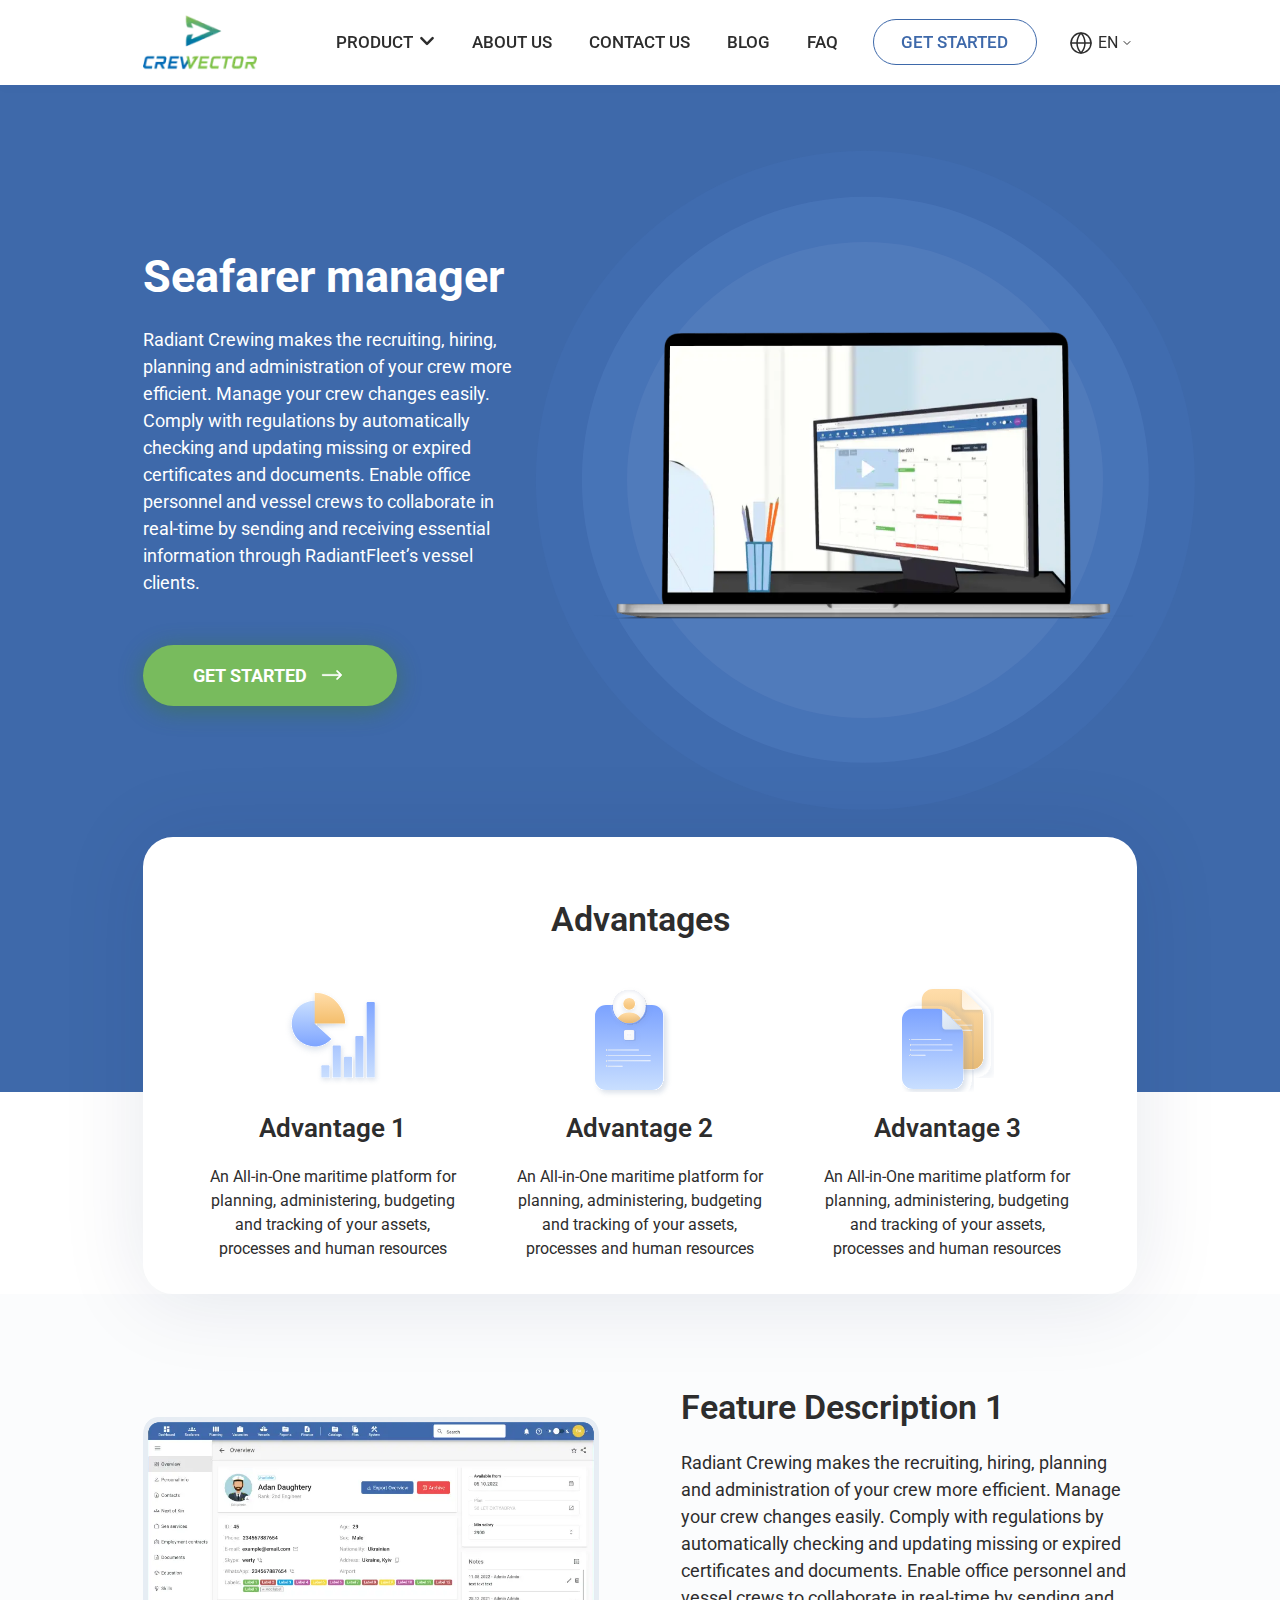
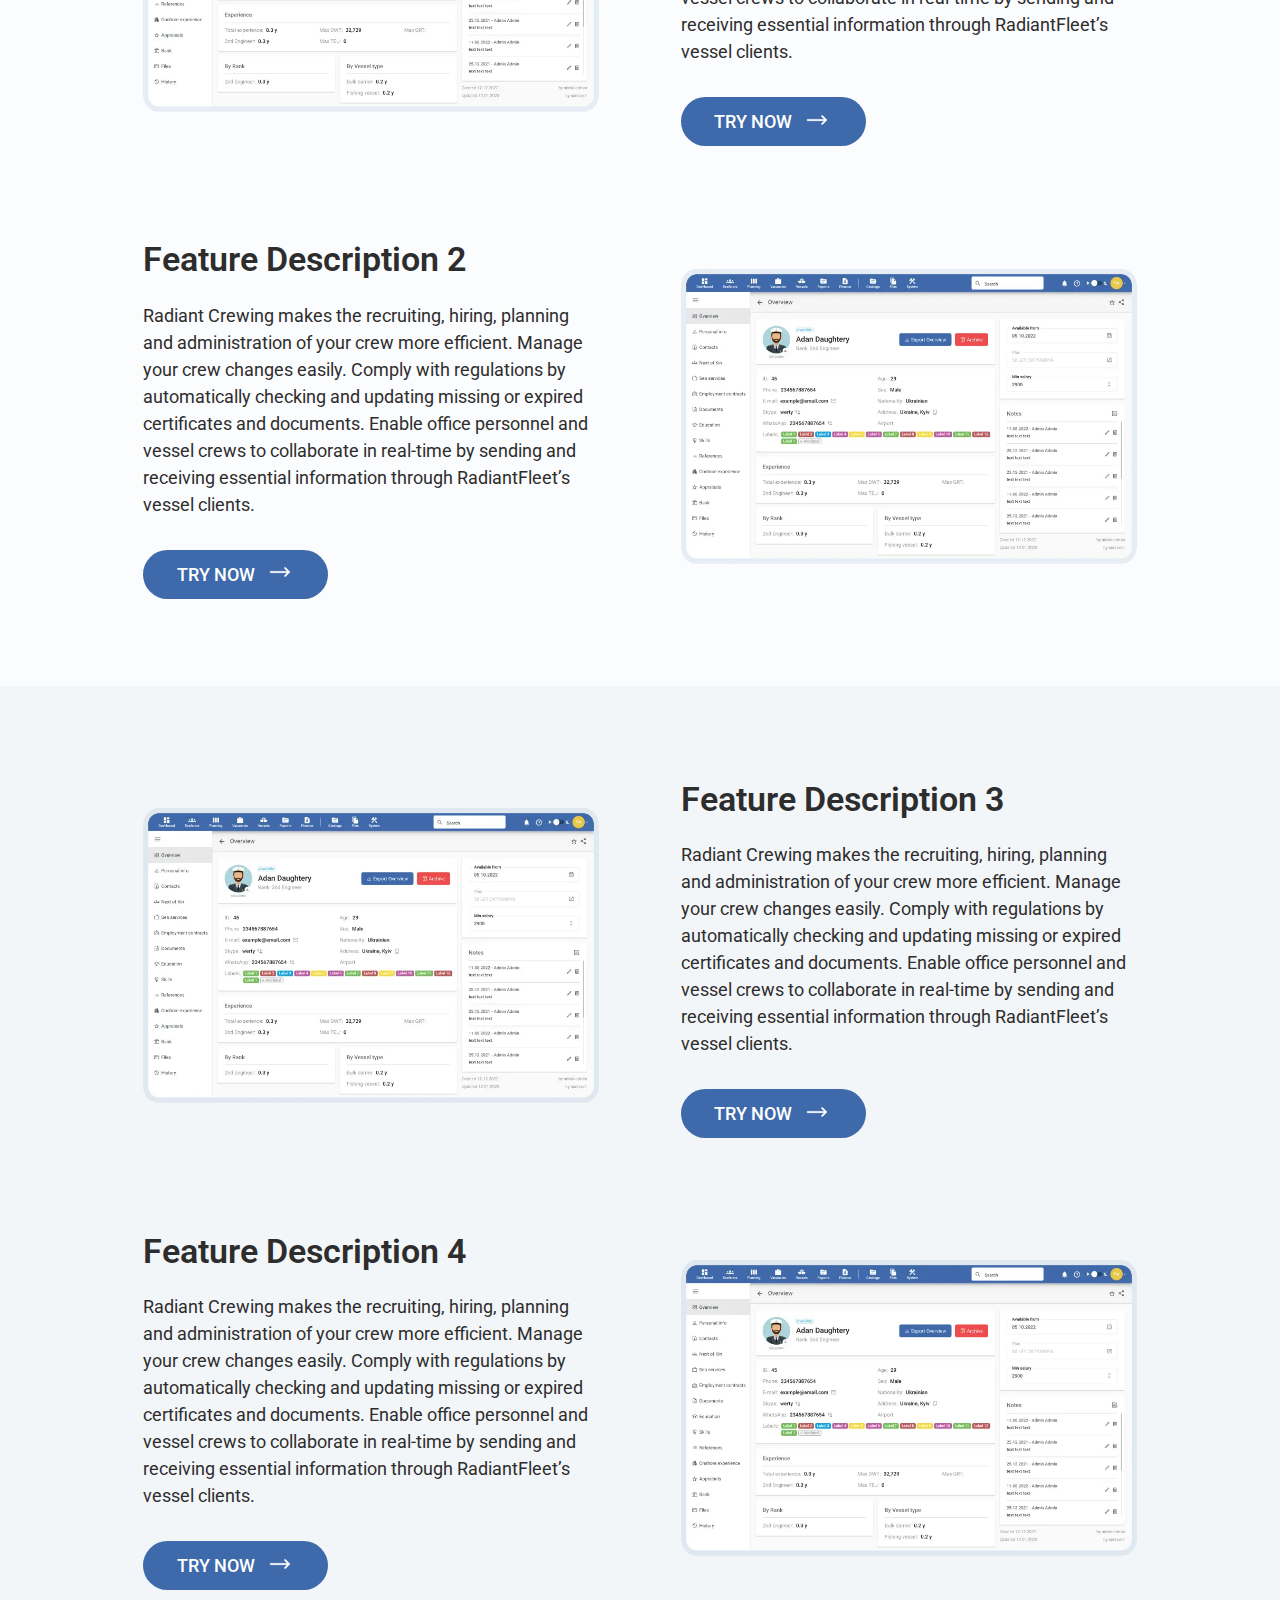
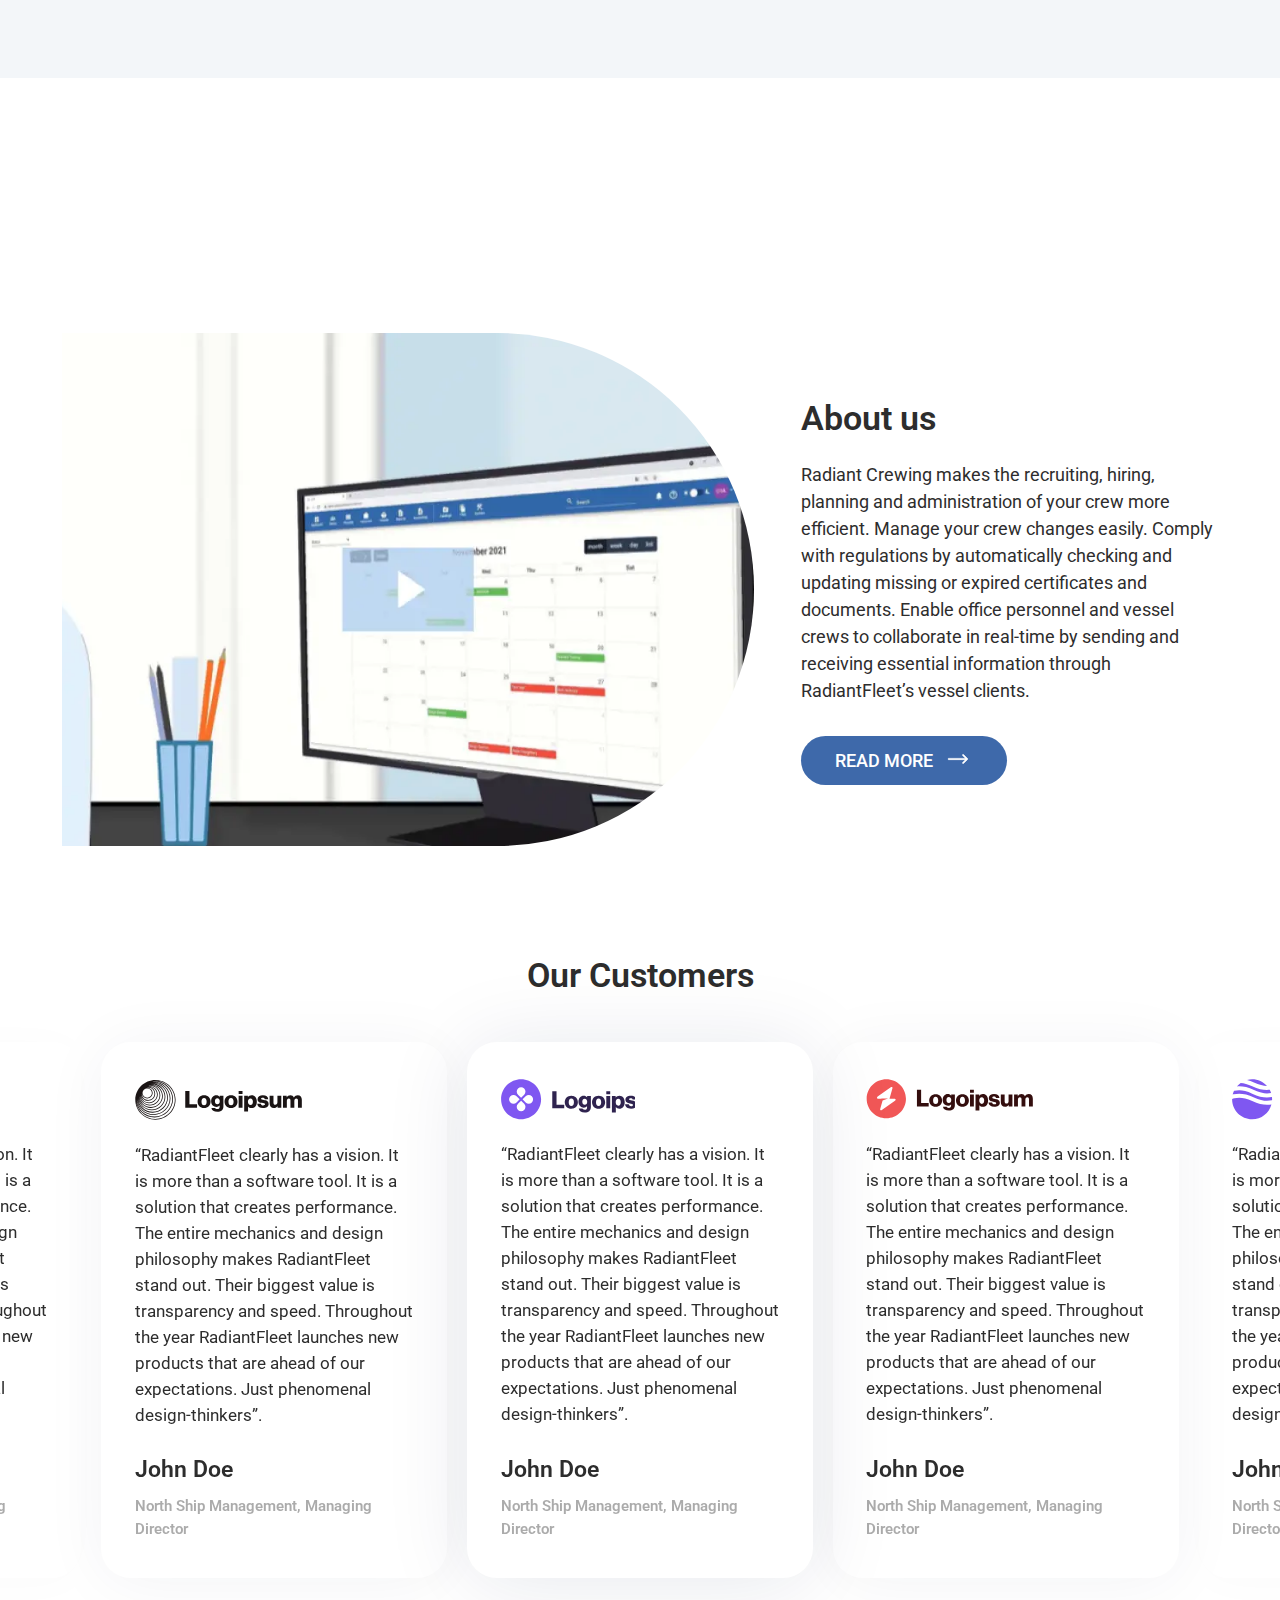
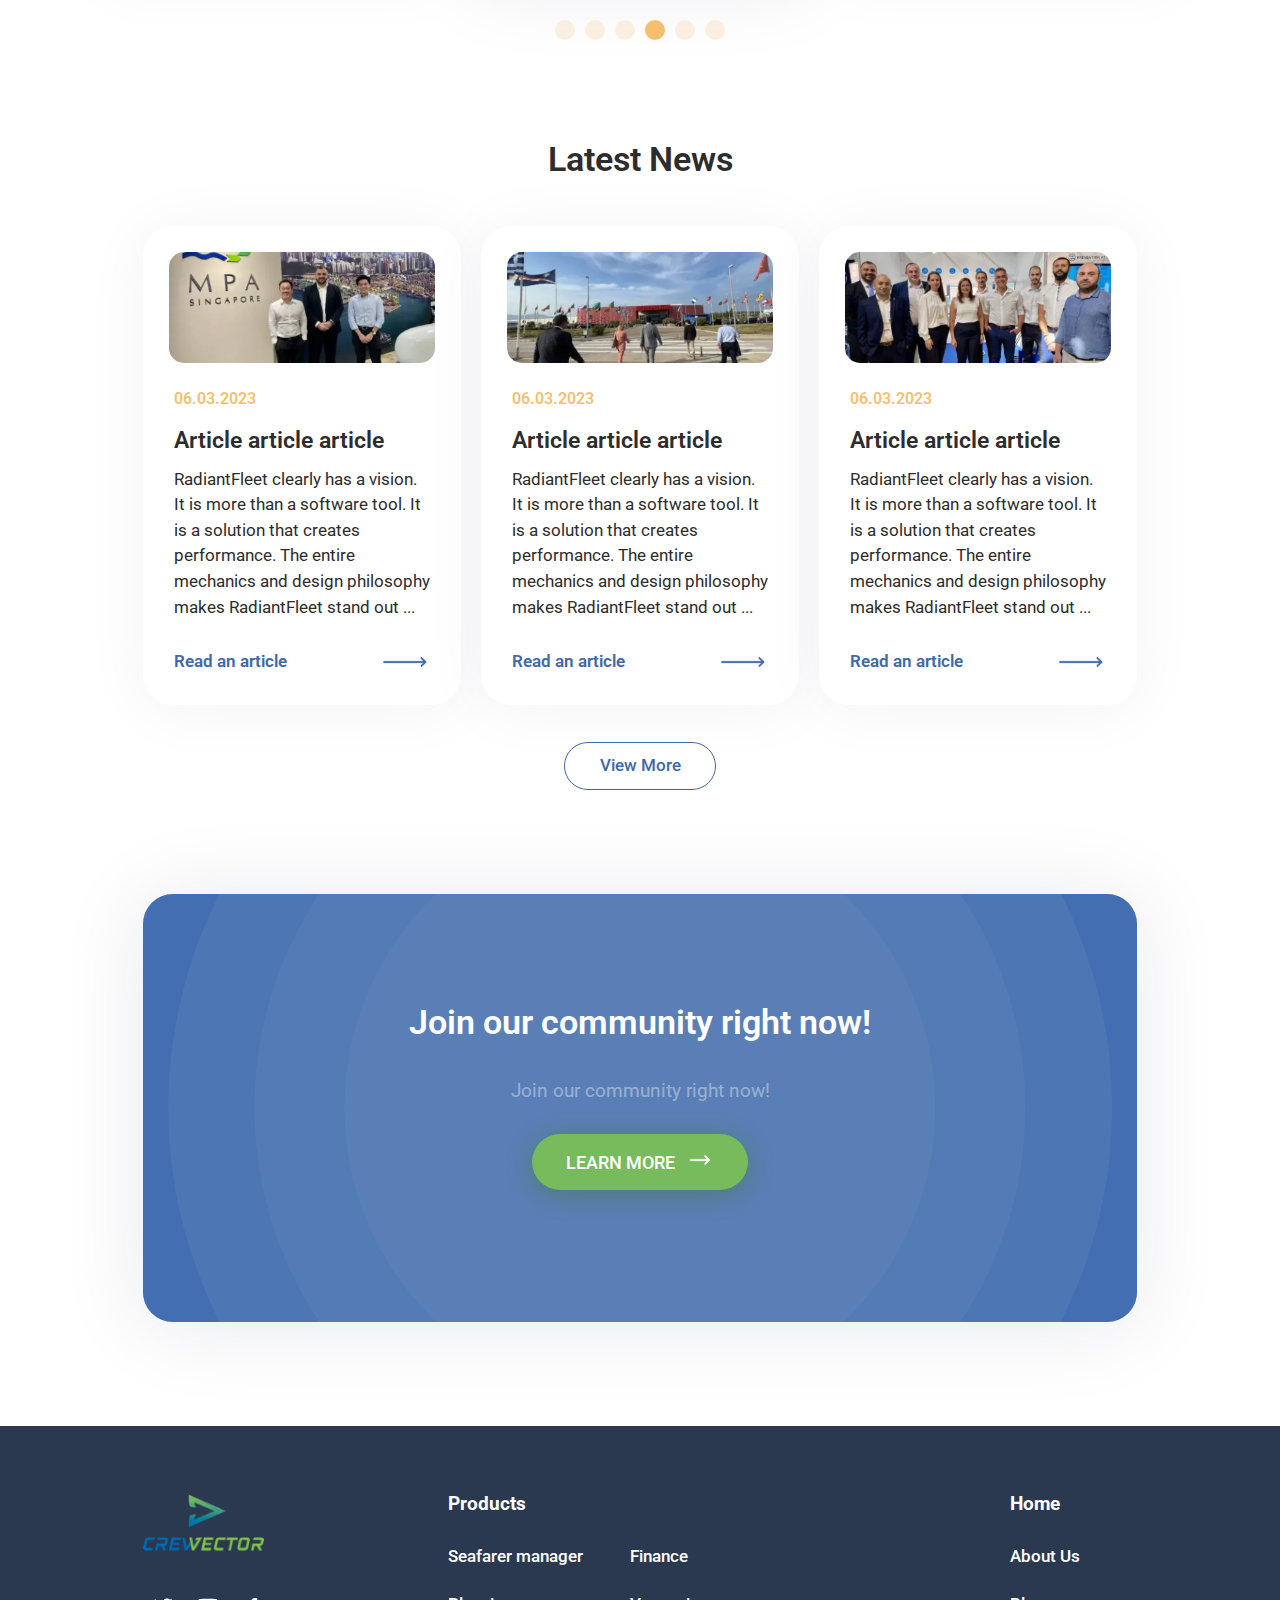
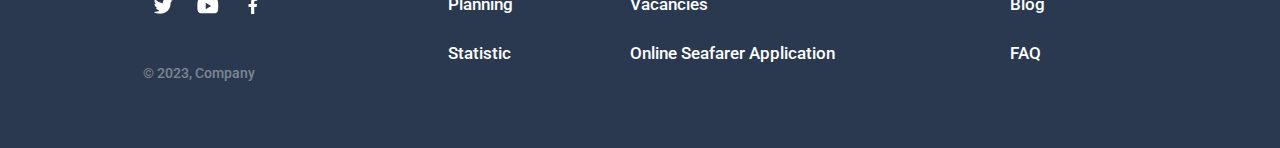
<file: product-page.html>
<!DOCTYPE html>
<html lang="en">

<head>
	<title>Product</title>
	<meta charset="UTF-8">
	<meta name="format-detection" content="telephone=no">
	<!-- <style>body{opacity: 0;}</style> -->
	<link rel="stylesheet" href="css/style.min.css?_v=20230710223137">
	<link rel="shortcut icon" href="favicon.ico">
	<!-- <meta name="robots" content="noindex, nofollow"> -->
	<meta name="viewport" content="width=device-width, initial-scale=1.0">
</head>

<body>
	<div class="wrapper">
		<header class="header" data-lp>
			<div class="header__container">
				<a href="#" class="header__logo"><picture><source srcset="img/logo.webp" type="image/webp"><img src="img/logo.png" alt="logo" /></picture></a>
				<div class="header__menu menu">
					<nav class="menu__body">
						<ul class="menu__list">
							<li class="menu__item">
								<a href="#" class="menu__select">PRODUCT
									<span class="menu__link-toggle"><svg>
											<use xlink:href="img/icons/icons.svg#select-arrow"></use>
										</svg></span>
								</a>
								<div class="menu__modal modal-menu">
									<button type="button" class="modal-menu__button-sel">
										<img src="img/modal-menu/polygon-arr.svg" alt="arrow" />
									</button>
									<ul class="modal-menu__list">
										<li class="modal-menu__item">
											<a class="modal-menu__link" href="#">
												<span><img src="img/modal-menu/manager.svg" alt="icon" /></span>
												<div class="modal-menu__about">
													<h4>Seafarer manager</h4>
													<p>
														Amet minim mollit non
														deserunt ullamco est sit
														aliqua dolor do amet sint.
													</p>
												</div>
											</a>
										</li>
										<li class="modal-menu__item">
											<a class="modal-menu__link" href="#">
												<span><img src="img/modal-menu/vacancies.svg" alt="icon" /></span>
												<div class="modal-menu__about">
													<h4>Vacancies</h4>
													<p>
														Amet minim mollit non deserunt ullamco est sit aliqua dolor do amet sint..
													</p>
												</div>
											</a>
										</li>
										<li class="modal-menu__item">
											<a class="modal-menu__link" href="#">
												<span><img src="img/modal-menu/finance.svg" alt="icon" /></span>
												<div class="modal-menu__about">
													<h4>Finance</h4>
													<p>
														Amet minim mollit non deserunt ullamco est sit aliqua dolor do amet sint.
													</p>
												</div>
											</a>
										</li>
										<li class="modal-menu__item">
											<a class="modal-menu__link" href="#">
												<span><img src="img/modal-menu/statist.svg" alt="icon" /></span>
												<div class="modal-menu__about">
													<h4>Statistic</h4>
													<p>
														Amet minim mollit non
														deserunt ullamco est sit
														aliqua dolor do amet sint.
													</p>
												</div>
											</a>
										</li>
										<li class="modal-menu__item">
											<a class="modal-menu__link" href="#">
												<span><img src="img/modal-menu/planning.svg" alt="icon" /></span>
												<div class="modal-menu__about">
													<h4>Planning</h4>
													<p>
														Amet minim mollit non
														deserunt ullamco est sit
														aliqua dolor do amet sint.
													</p>
												</div>
											</a>
										</li>
										<li class="modal-menu__item">
											<a class="modal-menu__link" href="#">
												<span><img src="img/modal-menu/online.svg" alt="icon" /></span>
												<div class="modal-menu__about">
													<h4>Online Seafarer Application</h4>
													<p>
														Amet minim mollit non
														deserunt ullamco est sit
														aliqua dolor do amet sint.
													</p>
												</div>
											</a>
										</li>
									</ul>
								</div>
							</li>
							<li class="menu__item">
								<a href="#" class="menu__link">ABOUT US</a>
							</li>
							<li class="menu__item">
								<a href="#" class="menu__link">CONTACT US</a>
							</li>
							<li class="menu__item">
								<a href="#" class="menu__link">BLOG</a>
							</li>
							<li class="menu__item">
								<a href="#" class="menu__link">FAQ</a>
							</li>
						</ul>
					</nav>
					<div class="header__actions action-header">
						<button data-popup="#popup" type="button" class="action-header__button button button--border">
							GET STARTED
						</button>
						<div data-da=".menu__body,991.98,1" class="action-header__lang ">
							<select name="form[]" data-class-modif="form">
								<option value="1" selected>En</option>
								<option value="2">Uk</option>
								<option value="3">Ger</option>
							</select>
						</div>
					</div>
					<button type="button" class="menu__icon icon-menu">
						<span></span>
					</button>
				</div>
			</div>
		</header>

		<main class="product-page">
			<section class="product-page__main main">
				<div class="main__container">
					<div class="main__wrapper">
						<div class="main__info">
							<h1 class="main__title title title--main">
								Seafarer manager
							</h1>
							<p class="main__text">
								Radiant Crewing makes the recruiting, hiring, planning and administration of your crew more efficient. Manage your crew changes easily. Comply with regulations by automatically checking and updating missing or expired certificates and documents. Enable office personnel and vessel crews to collaborate in real-time by sending and receiving essential information through RadiantFleet’s vessel clients.
							</p>
							<div class="main__actions">
								<button class="main__button button button--green-big">
									GET STARTED
									<span><svg>
											<use xlink:href="img/icons/icons.svg#button-arrow"></use>
										</svg></span>
								</button>
							</div>
						</div>
						<div class="main__image">
							<picture><source srcset="img/main/image-01.webp" type="image/webp"><img src="img/main/image-01.png" alt="laptop" /></picture>
							<div class="main__elips">
								<div class="main__elips-first"></div>
								<div class="main__elips-second"></div>
								<div class="main__elips-third"></div>
							</div>
						</div>
					</div>
				</div>
			</section>
			<section class="product-page__avantages avantages">
				<div class="avantages__cont">
					<div class="avantages__header __container">
						<div class="avantages__wrap">
							<h2 class="avantages__title title">
								Advantages
							</h2>
							<div class="avantages__columns">
								<article class="avantages__column">
									<div class="avantages__image">
										<img src="img/avantages/image-01.svg" alt="icon" />
									</div>
									<div class="avantages__info">
										<h3 class="avantages__sub-tltle">
											Advantage 1
										</h3>
										<p class="avantages__text">
											An All-in-One maritime platform for planning, administering, budgeting and tracking of your assets, processes and human resources
										</p>
									</div>
								</article>
								<article class="avantages__column">
									<div class="avantages__image">
										<img src="img/avantages/image-02.svg" alt="icon" />
									</div>
									<div class="avantages__info">
										<h3 class="avantages__sub-tltle">
											Advantage 2
										</h3>
										<p class="avantages__text">
											An All-in-One maritime platform for planning, administering, budgeting and tracking of your assets, processes and human resources
										</p>
									</div>
								</article>
								<article class="avantages__column">
									<div class="avantages__image">
										<img src="img/avantages/image-03.svg" alt="icon" />
									</div>
									<div class="avantages__info">
										<h3 class="avantages__sub-tltle">
											Advantage 3
										</h3>
										<p class="avantages__text">
											An All-in-One maritime platform for planning, administering, budgeting and tracking of your assets, processes and human resources
										</p>
									</div>
								</article>
							</div>
						</div>
					</div>
					<div class="avantages__block block-avantages">
						<div class="block-avantages__bg-fbfcfd block-avantages__bg-fbfcfd--first">
							<div class="block-avantages__line __container">
								<div class="block-avantages__info">
									<h2 class="block-avantages__title title">
										Feature Description 1
									</h2>
									<p class="block-avantages__text">
										Radiant Crewing makes the recruiting, hiring, planning and administration of your crew more efficient. Manage your crew changes easily. Comply with regulations by automatically checking and updating missing or expired certificates and documents. Enable office personnel and vessel crews to collaborate in real-time by sending and receiving essential information through RadiantFleet’s vessel clients.
									</p>
									<div class="block-avantages__action">
										<a href="#" class="block-avantages__button button">TRY NOW<span><svg>
													<use xlink:href="img/icons/icons.svg#button-arrow"></use>
												</svg></span></a>
									</div>
								</div>
								<div class="block-avantages__image">
									<picture><source srcset="img/avantages/image-04.webp" type="image/webp"><img src="img/avantages/image-04.png" alt="image" /></picture>
								</div>
							</div>
							<div class="block-avantages__line __container">
								<div class="block-avantages__info">
									<h2 class="block-avantages__title title">
										Feature Description 2
									</h2>
									<p class="block-avantages__text">
										Radiant Crewing makes the recruiting, hiring, planning and administration of your crew more efficient. Manage your crew changes easily. Comply with regulations by automatically checking and updating missing or expired certificates and documents. Enable office personnel and vessel crews to collaborate in real-time by sending and receiving essential information through RadiantFleet’s vessel clients.
									</p>
									<div class="block-avantages__action">
										<a href="#" class="block-avantages__button button">TRY NOW<span><svg>
													<use xlink:href="img/icons/icons.svg#button-arrow"></use>
												</svg></span></a>
									</div>
								</div>
								<div class="block-avantages__image">
									<picture><source srcset="img/avantages/image-04.webp" type="image/webp"><img src="img/avantages/image-04.png" alt="image" /></picture>
								</div>
							</div>
						</div>
						<div class="block-avantages__bg-f3f6f9">
							<div class="block-avantages__line __container">
								<div class="block-avantages__info">
									<h2 class="block-avantages__title title">
										Feature Description 3
									</h2>
									<p class="block-avantages__text">
										Radiant Crewing makes the recruiting, hiring, planning and administration of your crew more efficient. Manage your crew changes easily. Comply with regulations by automatically checking and updating missing or expired certificates and documents. Enable office personnel and vessel crews to collaborate in real-time by sending and receiving essential information through RadiantFleet’s vessel clients.
									</p>
									<div class="block-avantages__action">
										<a href="#" class="block-avantages__button button">TRY NOW<span><svg>
													<use xlink:href="img/icons/icons.svg#button-arrow"></use>
												</svg></span></a>
									</div>
								</div>
								<div class="block-avantages__image">
									<picture><source srcset="img/avantages/image-04.webp" type="image/webp"><img src="img/avantages/image-04.png" alt="image" /></picture>
								</div>
							</div>
							<div class="block-avantages__line __container">
								<div class="block-avantages__info">
									<h2 class="block-avantages__title title">
										Feature Description 4
									</h2>
									<p class="block-avantages__text">
										Radiant Crewing makes the recruiting, hiring, planning and administration of your crew more efficient. Manage your crew changes easily. Comply with regulations by automatically checking and updating missing or expired certificates and documents. Enable office personnel and vessel crews to collaborate in real-time by sending and receiving essential information through RadiantFleet’s vessel clients.
									</p>
									<div class="block-avantages__action">
										<a href="#" class="block-avantages__button button">TRY NOW<span><svg>
													<use xlink:href="img/icons/icons.svg#button-arrow"></use>
												</svg></span></a>
									</div>
								</div>
								<div class="block-avantages__image">
									<picture><source srcset="img/avantages/image-04.webp" type="image/webp"><img src="img/avantages/image-04.png" alt="image" /></picture>
								</div>
							</div>
						</div>
					</div>
				</div>
			</section>
			<section class="product-page__about about">
				<div class="about__image">
					<picture><source srcset="img/about/image-01.webp" type="image/webp"><img src="img/about/image-01.png" alt="laptop" /></picture>
				</div>
				<div class="about__info">
					<h2 class="about__title title">About us</h2>
					<p class="about__text">
						Radiant Crewing makes the recruiting, hiring,
						planning and administration of your crew more
						efficient. Manage your crew changes easily. Comply
						with regulations by automatically checking and
						updating missing or expired certificates and
						documents. Enable office personnel and vessel crews
						to collaborate in real-time by sending and receiving
						essential information through RadiantFleet’s vessel
						clients.
					</p>
					<div class="about__action">
						<a href="#" class="about__button button">READ MORE<span><svg>
									<use xlink:href="img/icons/icons.svg#button-arrow"></use>
								</svg></span></a>
					</div>
				</div>
			</section>
			<section class="product-page__customers customers">
				<h2 class="customers__title title">Our Customers</h2>
				<div class="customers__wrap">
					<!-- Оболочка слайдера -->
					<div class="customers__slider swiper">
						<!-- Двигающееся часть слайдера -->
						<div class="customers__wrapper swiper-wrapper">
							<!-- Слайд -->
							<div class="customers__slide customers-slide swiper-slide">
								<div class="customers-slide__wrapper">
									<div class="customers-slide__top">
										<div class="customers-slide__image">
											<img src="img/customers/logo-01.svg" alt="logo" />
										</div>
										<p class="customers-slide__text">
											“RadiantFleet clearly has a
											vision. It is more than a
											software tool. It is a solution
											that creates performance. The
											entire mechanics and design
											philosophy makes RadiantFleet
											stand out. Their biggest value
											is transparency and speed.
											Throughout the year RadiantFleet
											launches new products that are
											ahead of our expectations. Just
											phenomenal design-thinkers”.
										</p>
									</div>
									<div class="customers-slide__about-user">
										<h3 class="customers-slide__name">
											John Doe
										</h3>
										<p class="customers-slide__position">
											North Ship Management, Managing
											Director
										</p>
									</div>
								</div>
							</div>
							<div class="customers__slide customers-slide swiper-slide">
								<div class="customers-slide__wrapper">
									<div class="customers-slide__top">
										<div class="customers-slide__image">
											<img src="img/customers/logo-02.svg" alt="logo" />
										</div>
										<p class="customers-slide__text">
											“RadiantFleet clearly has a
											vision. It is more than a
											software tool. It is a solution
											that creates performance. The
											entire mechanics and design
											philosophy makes RadiantFleet
											stand out. Their biggest value
											is transparency and speed.
											Throughout the year RadiantFleet
											launches new products that are
											ahead of our expectations. Just
											phenomenal design-thinkers”.
										</p>
									</div>
									<div class="customers-slide__about-user">
										<h3 class="customers-slide__name">
											John Doe
										</h3>
										<p class="customers-slide__position">
											North Ship Management, Managing
											Director
										</p>
									</div>
								</div>
							</div>
							<div class="customers__slide customers-slide swiper-slide">
								<div class="customers-slide__wrapper">
									<div class="customers-slide__top">
										<div class="customers-slide__image">
											<img src="img/customers/logo-03.svg" alt="logo" />
										</div>
										<p class="customers-slide__text">
											“RadiantFleet clearly has a
											vision. It is more than a
											software tool. It is a solution
											that creates performance. The
											entire mechanics and design
											philosophy makes RadiantFleet
											stand out. Their biggest value
											is transparency and speed.
											Throughout the year RadiantFleet
											launches new products that are
											ahead of our expectations. Just
											phenomenal design-thinkers”.
										</p>
									</div>
									<div class="customers-slide__about-user">
										<h3 class="customers-slide__name">
											John Doe
										</h3>
										<p class="customers-slide__position">
											North Ship Management, Managing
											Director
										</p>
									</div>
								</div>
							</div>
							<div class="customers__slide customers-slide swiper-slide">
								<div class="customers-slide__wrapper">
									<div class="customers-slide__top">
										<div class="customers-slide__image">
											<img src="img/customers/logo-04.svg" alt="logo" />
										</div>
										<p class="customers-slide__text">
											“RadiantFleet clearly has a
											vision. It is more than a
											software tool. It is a solution
											that creates performance. The
											entire mechanics and design
											philosophy makes RadiantFleet
											stand out. Their biggest value
											is transparency and speed.
											Throughout the year RadiantFleet
											launches new products that are
											ahead of our expectations. Just
											phenomenal design-thinkers”.
										</p>
									</div>
									<div class="customers-slide__about-user">
										<h3 class="customers-slide__name">
											John Doe
										</h3>
										<p class="customers-slide__position">
											North Ship Management, Managing
											Director
										</p>
									</div>
								</div>
							</div>
							<div class="customers__slide customers-slide swiper-slide">
								<div class="customers-slide__wrapper">
									<div class="customers-slide__top">
										<div class="customers-slide__image">
											<img src="img/customers/logo-01.svg" alt="logo" />
										</div>
										<p class="customers-slide__text">
											“RadiantFleet clearly has a
											vision. It is more than a
											software tool. It is a solution
											that creates performance. The
											entire mechanics and design
											philosophy makes RadiantFleet
											stand out. Their biggest value
											is transparency and speed.
											Throughout the year RadiantFleet
											launches new products that are
											ahead of our expectations. Just
											phenomenal design-thinkers”.
										</p>
									</div>
									<div class="customers-slide__about-user">
										<h3 class="customers-slide__name">
											John Doe
										</h3>
										<p class="customers-slide__position">
											North Ship Management, Managing
											Director
										</p>
									</div>
								</div>
							</div>
							<div class="customers__slide customers-slide swiper-slide">
								<div class="customers-slide__wrapper">
									<div class="customers-slide__top">
										<div class="customers-slide__image">
											<img src="img/customers/logo-02.svg" alt="logo" />
										</div>
										<p class="customers-slide__text">
											“RadiantFleet clearly has a
											vision. It is more than a
											software tool. It is a solution
											that creates performance. The
											entire mechanics and design
											philosophy makes RadiantFleet
											stand out. Their biggest value
											is transparency and speed.
											Throughout the year RadiantFleet
											launches new products that are
											ahead of our expectations. Just
											phenomenal design-thinkers”.
										</p>
									</div>
									<div class="customers-slide__about-user">
										<h3 class="customers-slide__name">
											John Doe
										</h3>
										<p class="customers-slide__position">
											North Ship Management, Managing
											Director
										</p>
									</div>
								</div>
							</div>
						</div>
						<!-- Если нужна пагинация -->
						<div class="customers__swiper-pagination"></div>
					</div>
				</div>
			</section>
			<section class="product-page__news news">
				<div class="news__container">
					<h2 class="news__title title">Latest News</h2>
					<div class="news__wrapper">
						<article class="news__card card">
							<div class="card__image">
								<picture><source srcset="img/news/image-01.webp" type="image/webp"><img src="img/news/image-01.png" alt="image" /></picture>
							</div>
							<div class="card__info">
								<p class="card__data">06.03.2023</p>
								<h4 class="card__title">
									Article article article
								</h4>
								<p class="card__text">
									RadiantFleet clearly has a vision. It is
									more than a software tool. It is a
									solution that creates performance. The
									entire mechanics and design philosophy
									makes RadiantFleet stand out ...
								</p>
							</div>
							<div class="card__link">
								Read an article
								<a href="#"><svg>
										<use xlink:href="img/icons/icons.svg#big-arrow"></use>
									</svg></a>
							</div>
						</article>
						<article class="news__card card">
							<div class="card__image">
								<picture><source srcset="img/news/image-02.webp" type="image/webp"><img src="img/news/image-02.png" alt="image" /></picture>
							</div>
							<div class="card__info">
								<p class="card__data">06.03.2023</p>
								<h4 class="card__title">
									Article article article
								</h4>
								<p class="card__text">
									RadiantFleet clearly has a vision. It is
									more than a software tool. It is a
									solution that creates performance. The
									entire mechanics and design philosophy
									makes RadiantFleet stand out ...
								</p>
							</div>
							<div class="card__link">
								Read an article
								<a href="#"><svg>
										<use xlink:href="img/icons/icons.svg#big-arrow"></use>
									</svg></a>
							</div>
						</article>
						<article class="news__card card">
							<div class="card__image">
								<picture><source srcset="img/news/image-03.webp" type="image/webp"><img src="img/news/image-03.png" alt="image" /></picture>
							</div>
							<div class="card__info">
								<p class="card__data">06.03.2023</p>
								<h4 class="card__title">
									Article article article
								</h4>
								<p class="card__text">
									RadiantFleet clearly has a vision. It is
									more than a software tool. It is a
									solution that creates performance. The
									entire mechanics and design philosophy
									makes RadiantFleet stand out ...
								</p>
							</div>
							<div class="card__link">
								Read an article
								<a href="#"><svg>
										<use xlink:href="img/icons/icons.svg#big-arrow"></use>
									</svg></a>
							</div>
						</article>
					</div>
					<div class="news__action">
						<button class="news__button button button--border">
							View More
						</button>
					</div>
				</div>
			</section>
			<section class="product-page__join join">
				<div class="join__container">
					<div class="join__wrapper">
						<h2 class="join__title title title--white">Join our community right now!</h2>
						<p class="join__label">Join our community right now!</p>
						<a href="" class="join__button button button--green">LEARN MORE <span><svg>
									<use xlink:href="img/icons/icons.svg#button-arrow"></use>
								</svg></span></a>
						<div class="join__elipses">
							<div class="join__elips-9"></div>
							<div class="join__elips-8"></div>
							<div class="join__elips-5"></div>
							<div class="join__elips-6"></div>
							<div class="join__elips-7"></div>
						</div>
					</div>
				</div>
			</section>
		</main>
		<footer class="footer">
			<div class="footer__container">
				<div class="footer__column">
					<a href="" class="footer__logo"><picture><source srcset="img/logo.webp" type="image/webp"><img src="img/logo.png" alt="logo"></picture></a>
					<div data-da=".footer__container, 767.98,6" class="footer__logo-wrapper">
						<ul class="footer__social social">
							<li class="social__item"><a href="#" class="social__link"><svg>
										<use xlink:href="img/icons/icons.svg#twitter"></use>
									</svg></a></li>
							<li class="social__item"><a href="#" class="social__link"><svg>
										<use xlink:href="img/icons/icons.svg#youtube"></use>
									</svg></a></li>
							<li class="social__item"><a href="#" class="social__link"><svg>
										<use xlink:href="img/icons/icons.svg#facebook"></use>
									</svg></a></li>
						</ul>
						<p class="footer__copy">&copy; 2023, Company</p>
					</div>
				</div>
				<div class="footer__column">
					<h3 class="footer__title">Products</h3>
					<ul class="footer__product product">
						<li class="product__item"><a href="#" class="product__link">Seafarer manager</a></li>
						<li class="product__item"><a href="#" class="product__link">Finance</a></li>
						<li class="product__item"><a href="#" class="product__link">Planning</a></li>
						<li class="product__item"><a href="#" class="product__link">Vacancies</a></li>
						<li class="product__item"><a href="#" class="product__link">Statistic</a></li>
						<li class="product__item"><a href="#" class="product__link">Online Seafarer Application</a></li>
					</ul>
				</div>
				<div class="footer__column">
					<h3 class="footer__title">Home</h3>
					<nav class="footer__menu menu-footer">
						<ul class="menu-footer__list">
							<li class="menu-footer__item"><a href="#" class="menu-footer__link">About Us</a></li>
							<li class="menu-footer__item"><a href="#" class="menu-footer__link">Blog</a></li>
							<li class="menu-footer__item"><a href="#" class="menu-footer__link">FAQ</a></li>
						</ul>
					</nav>
				</div>
			</div>
		</footer>
	</div>
	<script src="js/app.min.js?_v=20230710223137"></script>
</body>

</html>
</file>
<file: css/style.min.css>
@charset "UTF-8";@import url(https://fonts.googleapis.com/css?family=Roboto:regular,italic,500,600,700&display=swap);@import url(https://fonts.googleapis.com/css?family=Open+Sans:600&display=swap);*{padding:0;margin:0;border:0}*,:after,:before{-webkit-box-sizing:border-box;box-sizing:border-box}body,html{height:100%;min-width:320px}body{color:#2d2d2d;line-height:1;font-family:Roboto;font-size:1rem;-ms-text-size-adjust:100%;-moz-text-size-adjust:100%;-webkit-text-size-adjust:100%;-webkit-font-smoothing:antialiased;-moz-osx-font-smoothing:grayscale}button,input,textarea{font-family:Roboto;font-size:inherit;line-height:inherit}button{cursor:pointer;color:inherit;background-color:transparent}a{color:inherit;text-decoration:none}ul li{list-style:none}img{vertical-align:top}h1,h2,h3,h4,h5,h6{font-weight:inherit;font-size:inherit}.lock body{overflow:hidden;-ms-touch-action:none;touch-action:none;-ms-scroll-chaining:none;overscroll-behavior:none}.wrapper{min-height:100%;display:-webkit-box;display:-ms-flexbox;display:flex;-webkit-box-orient:vertical;-webkit-box-direction:normal;-ms-flex-direction:column;flex-direction:column;overflow:hidden}@supports (overflow:clip){.wrapper{overflow:clip}}.wrapper>main{-webkit-box-flex:1;-ms-flex:1 1 auto;flex:1 1 auto}.wrapper>*{min-width:0}[class*=__container]{max-width:97.5rem;margin:0 auto;padding:0 .9375rem}.button{display:-webkit-inline-box;display:-ms-inline-flexbox;display:inline-flex;padding-top:.6875rem;padding-bottom:.6875rem;-webkit-box-align:center;-ms-flex-align:center;align-items:center;gap:.625rem;border-radius:4.875rem;background-color:#3e69aa;color:#fff;font-size:1.125rem;font-weight:500;line-height:1.5;text-transform:uppercase;-webkit-transition:background-color .3s ease 0s;transition:background-color .3s ease 0s}.button span{height:10px;width:1.875rem;-webkit-box-flex:0;-ms-flex:0 0 1.875rem;flex:0 0 1.875rem;display:-webkit-box;display:-ms-flexbox;display:flex;-webkit-box-align:center;-ms-flex-align:center;align-items:center;-webkit-box-pack:center;-ms-flex-pack:center;justify-content:center;margin-bottom:.25rem}.button span svg{height:.625rem;width:1.875rem;stroke:#fff;fill:#fff;-ms-flex-item-align:center;align-self:center;-webkit-box-align:center;-ms-flex-align:center;align-items:center}.button._fw{width:100%}.button--border{border:.09375rem solid #3e69aa;background-color:transparent;color:#3e69aa;font-weight:500;line-height:1;-webkit-transition:background-color .3s ease 0s,color .3s ease 0s,border .3s ease 0s;transition:background-color .3s ease 0s,color .3s ease 0s,border .3s ease 0s}.button--border-white{border:.09375rem solid #fff;color:#fff}.button--border-big{padding-right:2.25rem;padding-left:2.25rem;border:.09375rem solid #3e69aa;background-color:transparent;color:#3e69aa;font-size:1.125rem;font-weight:500;line-height:1;-webkit-transition:background-color .3s ease 0s,color .3s ease 0s,border .3s ease 0s;transition:background-color .3s ease 0s,color .3s ease 0s,border .3s ease 0s}.button--green{padding-left:2.25rem;padding-right:2.25rem;background-color:#78bb5d;-webkit-box-shadow:0 .25rem 1.5rem 0 rgba(61,125,31,.47);box-shadow:0 .25rem 1.5rem 0 rgba(61,125,31,.47);display:-webkit-inline-box;display:-ms-inline-flexbox;display:inline-flex;-webkit-box-align:center;-ms-flex-align:center;align-items:center;gap:.625rem}.button--green-big{background-color:#78bb5d;-webkit-box-shadow:0 .25rem 1.5rem 0 rgba(61,125,31,.47);box-shadow:0 .25rem 1.5rem 0 rgba(61,125,31,.47);display:-webkit-inline-box;display:-ms-inline-flexbox;display:inline-flex;-webkit-box-align:center;-ms-flex-align:center;align-items:center;gap:.625rem;font-weight:700}.button--green-big span{margin-top:.1875rem}.select{min-width:4rem;position:relative}.select__body{position:relative;z-index:2}.select__title{color:inherit;text-align:left;background-color:transparent;cursor:pointer;text-transform:uppercase;width:100%;border-radius:0}.select__value{display:-webkit-box;display:-ms-flexbox;display:flex;min-width:0;-webkit-box-align:center;-ms-flex-align:center;align-items:center;height:1.5rem;padding:0 .3125rem;gap:.25rem}.select__value>*{-webkit-box-flex:1;-ms-flex:1 1 auto;flex:1 1 auto}.select__value:after{content:"";-webkit-box-flex:0;-ms-flex:0 0 .625rem;flex:0 0 .625rem;-webkit-transition:all .3s ease 0s;transition:all .3s ease 0s;display:-webkit-box;display:-ms-flexbox;display:flex;-webkit-box-pack:center;-ms-flex-pack:center;justify-content:center;-webkit-box-align:center;-ms-flex-align:center;align-items:center;background:url(../img/sel-arr.svg) center no-repeat;width:.375rem;height:.25rem}._select-open .select__value:after{-webkit-transform:rotate(-180deg);-ms-transform:rotate(-180deg);transform:rotate(-180deg)}.select__value::before{content:"";display:-webkit-box;display:-ms-flexbox;display:flex;-webkit-box-align:center;-ms-flex-align:center;align-items:center;-webkit-box-pack:center;-ms-flex-pack:center;justify-content:center;align-items:center;background:url(../img/globe.svg) center no-repeat;width:1.625rem;height:1.5rem}.select__value._select-pseudo-label::before{content:attr(data-pseudo-label);opacity:.5}.select__content{-webkit-box-flex:1;-ms-flex:1 1 auto;flex:1 1 auto;white-space:nowrap}.select__text{-webkit-box-flex:1;-ms-flex:1 1 auto;flex:1 1 auto;overflow:hidden;text-overflow:ellipsis;white-space:nowrap}.select__input{width:100%;background-color:transparent;height:100%}.select__options{color:#2d2d2d;position:absolute;top:calc(100% - .0625rem);border-radius:0 0 4px 4px;min-width:100%;left:0;background-color:#fff;border-top:0;border-top:0;padding:10px 0 5px 0}.select__scroll{overflow-y:auto;overflow-x:hidden;max-height:12.5rem}.select__option{width:100%;text-align:left;cursor:pointer;padding:.3125rem .9375rem;text-transform:uppercase;color:inherit}.select__option._select-selected{background-color:#eee}.select__row{display:-webkit-inline-box;display:-ms-inline-flexbox;display:inline-flex;-webkit-box-align:center;-ms-flex-align:center;align-items:center}.select_show-top .select__options{top:auto;bottom:calc(100% - .0625rem);border:1px solid #d9d9d9;border-bottom:0;border-radius:4px 4px 0 0;padding:5px 0 10px 0}._select-tag{cursor:pointer}body::after{content:"";background-color:rgba(45,45,45,.7);position:fixed;width:100%;height:100%;top:0;left:0;opacity:0;-webkit-transition:opacity .8s ease 0s;transition:opacity .8s ease 0s;pointer-events:none;z-index:149}.popup-show body::after{opacity:1}.popup{position:fixed;top:0;left:0;bottom:0;right:0;padding:30px 10px;-webkit-transition:visibility .8s ease 0s;transition:visibility .8s ease 0s;visibility:hidden;pointer-events:none}.popup_show{z-index:150;visibility:visible;overflow:auto;pointer-events:auto}.popup_show .popup__content{visibility:visible;-webkit-transform:scale(1);-ms-transform:scale(1);transform:scale(1)}.popup__wrapper{display:-webkit-box;display:-ms-flexbox;display:flex;-webkit-box-orient:vertical;-webkit-box-direction:normal;-ms-flex-direction:column;flex-direction:column;-webkit-box-align:center;-ms-flex-align:center;align-items:center;min-height:100%;-webkit-box-flex:1;-ms-flex:1 1 auto;flex:1 1 auto;width:100%;display:flex;-webkit-box-pack:center;-ms-flex-pack:center;justify-content:center}.popup__content{visibility:hidden;-webkit-transform:scale(0);-ms-transform:scale(0);transform:scale(0);-webkit-transition:-webkit-transform .3s ease 0s;transition:-webkit-transform .3s ease 0s;transition:transform .3s ease 0s;transition:transform .3s ease 0s,-webkit-transform .3s ease 0s;background-color:#fff;width:100%;max-width:48.1875rem;border-radius:1.25rem;position:relative}.lock .popup__content{visibility:visible}.popup__close{position:absolute;top:1.875rem;right:1.875rem;width:1.5rem;height:1.5rem;display:-webkit-inline-box;display:-ms-inline-flexbox;display:inline-flex;-webkit-box-align:center;-ms-flex-align:center;align-items:center;-webkit-box-pack:center;-ms-flex-pack:center;justify-content:center;position:absolute}.popup__close::after,.popup__close::before{content:"";position:absolute;width:.75rem;height:.0625rem;border-radius:1.25rem;background-color:#2d2d2d;top:50%;left:50%;-webkit-transform:translate(-50%,-50%);-ms-transform:translate(-50%,-50%);transform:translate(-50%,-50%)}.popup__close::before{-webkit-transform:translate(-50%,-50%) rotate(45deg);-ms-transform:translate(-50%,-50%) rotate(45deg);transform:translate(-50%,-50%) rotate(45deg)}.popup__close::after{-webkit-transform:translate(-50%,-50%) rotate(-45deg);-ms-transform:translate(-50%,-50%) rotate(-45deg);transform:translate(-50%,-50%) rotate(-45deg)}.popup .us-contact__title{text-align:center}.popup .us-contact__title:not(:last-child){margin-bottom:1rem}.popup .us-contact__text{text-align:center;color:rgba(45,45,45,.7)}.popup .us-contact__text:not(:last-child){margin-bottom:1.5rem}.popup .us-contact__checkbox{text-align:center}.popup .us-contact__actions{text-align:center}.popup .us-contact__button{text-transform:capitalize}.popup .us-contact__button span{margin-bottom:.125rem}.checkbox{display:-webkit-box;display:-ms-flexbox;display:flex;-webkit-box-align:center;-ms-flex-align:center;align-items:center;gap:.5rem;-webkit-box-pack:center;-ms-flex-pack:center;justify-content:center;position:relative}.checkbox__input{position:absolute;width:0;height:0;opacity:0}.checkbox__input:checked+.checkbox__label::before{background:#3e69aa url(../img/check.svg) center/70% no-repeat}.checkbox__label{cursor:pointer;display:-webkit-inline-box;display:-ms-inline-flexbox;display:inline-flex;-webkit-box-align:center;-ms-flex-align:center;align-items:center;gap:.5rem}.checkbox__label::before{content:"";-webkit-box-flex:0;-ms-flex:0 0 1.5rem;flex:0 0 1.5rem;width:1.5rem;height:1.5rem;border-radius:.3125rem;border:.09375rem solid #b1b1b1;background-color:#fff}.spollers{display:grid;gap:1.25rem;line-height:1.5}.spollers__item{font-size:1.25rem}.spollers__title{width:100%;cursor:default;text-align:left;position:relative;list-style:none;display:-webkit-box;display:-ms-flexbox;display:flex;-webkit-box-align:center;-ms-flex-align:center;align-items:center;-webkit-box-pack:justify;-ms-flex-pack:justify;justify-content:space-between;gap:.625rem;background-color:#fff;-webkit-transition:color .5s ease 0s,background-color .5s ease 0s;transition:color .5s ease 0s,background-color .5s ease 0s;border-radius:.625rem .625rem .625rem .625rem;border:.0625rem solid transparent;font-weight:600}.spollers__title._spoller-active{color:#fff;background-color:#3e69aa;border-radius:.625rem .625rem 0 0;border:.0625rem solid #3e69aa}._spoller-init .spollers__title{cursor:pointer}._spoller-init .spollers__title span{position:relative;display:-webkit-box;display:-ms-flexbox;display:flex;width:2.1875rem;height:2.25rem;-webkit-box-align:center;-ms-flex-align:center;align-items:center;-webkit-box-pack:center;-ms-flex-pack:center;justify-content:center;-webkit-transition:transfotm .5s ease 0s;transition:transfotm .5s ease 0s;will-change:transform}._spoller-init .spollers__title span::after,._spoller-init .spollers__title span::before{content:"";position:absolute;top:50%;left:50%;-webkit-transform:translate(-50%,-50%);-ms-transform:translate(-50%,-50%);transform:translate(-50%,-50%);width:1rem;height:.125rem;background-color:#3e69aa;-webkit-transition:background-color .5s ease 0s;transition:background-color .5s ease 0s}._spoller-init .spollers__title span::after{-webkit-transform:translate(-50%,-50%) rotate(-90deg);-ms-transform:translate(-50%,-50%) rotate(-90deg);transform:translate(-50%,-50%) rotate(-90deg)}._spoller-init .spollers__title._spoller-active span{-webkit-transform:rotate(45deg);-ms-transform:rotate(45deg);transform:rotate(45deg)}._spoller-init .spollers__title._spoller-active span::after,._spoller-init .spollers__title._spoller-active span::before{background-color:#fff}.spollers__body ._spoller-init .spollers__title._spoller-active{color:red}.spollers__body{font-size:1.125rem;color:#fff;background-color:#3e69aa;border-top:.0625rem solid #3e69aa;position:relative;top:-.125rem}.spollers__body .spollers__text{max-width:77.6875rem}.spollers__line{background-color:#fff;-webkit-box-shadow:0 .25rem 2.125rem 0 rgba(191,191,191,.05);box-shadow:0 .25rem 2.125rem 0 rgba(191,191,191,.05);border-radius:.625rem;overflow:hidden}summary::-webkit-details-marker,summary::marker{display:none;font-size:0}[class*=-ibg]{position:relative}[class*=-ibg] img{position:absolute;width:100%;height:100%;top:0;left:0;-o-object-fit:cover;object-fit:cover}[class*=-ibg_contain] img{-o-object-fit:contain;object-fit:contain}.title{color:#2d2d2d;font-weight:600;line-height:1.5}.title--white{color:#fff}.title--main{color:#fff;font-weight:700;line-height:1}.header{position:fixed;top:0;left:0;width:100%;z-index:55;background-color:#fff;-webkit-box-shadow:0 .25rem .625rem 0 rgba(0,30,74,.02);box-shadow:0 .25rem .625rem 0 rgba(0,30,74,.02)}.header__container{display:-webkit-box;display:-ms-flexbox;display:flex;-webkit-box-align:center;-ms-flex-align:center;align-items:center;-webkit-box-pack:justify;-ms-flex-pack:justify;justify-content:space-between;gap:1.25rem}.header__logo{z-index:2}.header__logo img{max-width:100%}.header__menu{display:-webkit-box;display:-ms-flexbox;display:flex;-webkit-box-align:center;-ms-flex-align:center;align-items:center;gap:3rem}.header__actions{display:-webkit-box;display:-ms-flexbox;display:flex;-webkit-box-align:center;-ms-flex-align:center;align-items:center;position:relative;z-index:2}.menu__list{display:-webkit-box;display:-ms-flexbox;display:flex;-webkit-box-align:center;-ms-flex-align:center;align-items:center;row-gap:1.25rem;-ms-flex-wrap:wrap;flex-wrap:wrap}.menu__link{font-weight:500;line-height:1;text-transform:uppercase;-webkit-transition:color .3s ease 0s;transition:color .3s ease 0s;display:-webkit-box;display:-ms-flexbox;display:flex;-webkit-box-align:center;-ms-flex-align:center;align-items:center;gap:.3125rem;position:relative}.menu__link::after{content:"";position:absolute;bottom:-.5rem;left:25%;width:0;height:.0625rem;background-color:#3e69aa;-webkit-transition:width .3s ease 0s;transition:width .3s ease 0s;border-radius:1.25rem}.menu__select{position:relative;font-weight:500;line-height:1;text-transform:uppercase;-webkit-transition:color .3s ease 0s;transition:color .3s ease 0s;display:-webkit-box;display:-ms-flexbox;display:flex;-webkit-box-align:center;-ms-flex-align:center;align-items:center;gap:.3125rem;position:relative}.menu__link-toggle{-webkit-box-flex:0;-ms-flex:0 0 1.125rem;flex:0 0 1.125rem;width:1.125rem;height:1.125rem;display:-webkit-box;display:-ms-flexbox;display:flex;-webkit-box-align:center;-ms-flex-align:center;align-items:center;-webkit-box-pack:center;-ms-flex-pack:center;justify-content:center;-webkit-transition:-webkit-transform .3s ease 0s;transition:-webkit-transform .3s ease 0s;transition:transform .3s ease 0s;transition:transform .3s ease 0s,-webkit-transform .3s ease 0s;will-change:transform;-webkit-transform:rotate(0);-ms-transform:rotate(0);transform:rotate(0);margin-bottom:.125rem}.menu__link-toggle svg{width:1.125rem;height:.625rem;stroke:#2d2d2d;fill:transparent}.rotate .menu__link-toggle{-webkit-transform:rotate(-180deg);-ms-transform:rotate(-180deg);transform:rotate(-180deg)}.menu__button-sel{position:absolute;bottom:-100%;left:50%;-webkit-transform:translate(-50%,0);-ms-transform:translate(-50%,0);transform:translate(-50%,0);width:1.25rem;height:.75rem}.menu__button-sel img{max-width:100%}.menu__modal{max-width:45.4375rem;border-radius:1.25rem;background-color:#fff;-webkit-box-shadow:0 .25rem 5.3125rem 0 rgba(0,30,74,.1);box-shadow:0 .25rem 5.3125rem 0 rgba(0,30,74,.1);-webkit-box-shadow:0 .25rem .9375rem 0 rgba(0,30,74,.5);box-shadow:0 .25rem .9375rem 0 rgba(0,30,74,.5);position:absolute;top:80px;left:50%;-webkit-transform:translate(-74%,0);-ms-transform:translate(-74%,0);transform:translate(-74%,0);z-index:3;display:none}.modal-menu__list{display:grid;grid-template-columns:repeat(2,1fr)}.modal-menu__link{display:-webkit-box;display:-ms-flexbox;display:flex;-webkit-box-align:start;-ms-flex-align:start;align-items:flex-start;gap:1rem}.modal-menu__link span{-webkit-box-flex:0;-ms-flex:0 0 2.5rem;flex:0 0 2.5rem;height:2.5rem;height:2.5rem}.modal-menu__link span img{max-width:100%}.modal-menu__link h4{font-weight:600;line-height:1.5}.modal-menu__link h4:not(:last-child){margin-bottom:.3125rem}.modal-menu__link p{color:rgba(45,45,45,.7);font-size:.875rem;line-height:1.5}.modal-menu__link p:not(:last-child){margin-bottom:.3125rem}.modal-menu__button-sel{position:absolute;top:-.125rem;right:50%;-webkit-transform:translate(0,-50%);-ms-transform:translate(0,-50%);transform:translate(0,-50%)}.icon-menu{display:none}.header--white{background-color:#3e69aa}.header--white .header__container{display:-webkit-box;display:-ms-flexbox;display:flex;-webkit-box-align:center;-ms-flex-align:center;align-items:center;-webkit-box-pack:justify;-ms-flex-pack:justify;justify-content:space-between;gap:1.25rem}.header--white .header__actions{display:-webkit-box;display:-ms-flexbox;display:flex;-webkit-box-align:center;-ms-flex-align:center;align-items:center;position:relative;z-index:2}.header--white .icon-menu span{background-color:#fff}.header--white .icon-menu::after,.header--white .icon-menu::before{background-color:#fff}.header--white .menu__body::after{z-index:3;background-color:#3e69aa}.header--white .menu__modal{position:absolute;z-index:3;border-radius:0}.header--white .menu__link{position:relative;color:#fff;-webkit-transition:color .3s ease 0s;transition:color .3s ease 0s}.header--white .menu__link::after{content:"";position:absolute;bottom:-.5rem;left:25%;width:0;height:.0625rem;background-color:#fff;-webkit-transition:width .3s ease 0s;transition:width .3s ease 0s;border-radius:1.25rem}.header--white .menu__select{color:#fff}.header--white .menu__link-toggle svg{stroke:#fff}.action-header--white .select__title{color:#fff}.action-header--white .select__value:after{content:"";-webkit-box-flex:0;-ms-flex:0 0 .625rem;flex:0 0 .625rem;-webkit-transition:all .3s ease 0s;transition:all .3s ease 0s;display:-webkit-box;display:-ms-flexbox;display:flex;-webkit-box-pack:center;-ms-flex-pack:center;justify-content:center;-webkit-box-align:center;-ms-flex-align:center;align-items:center;background:url(../img/sel-arr-white.svg) center no-repeat;width:.375rem;height:.25rem}._select-open .action-header--white .select__value:after{-webkit-transform:rotate(-180deg);-ms-transform:rotate(-180deg);transform:rotate(-180deg)}.action-header--white .select__value::before{content:"";display:-webkit-box;display:-ms-flexbox;display:flex;-webkit-box-align:center;-ms-flex-align:center;align-items:center;-webkit-box-pack:center;-ms-flex-pack:center;justify-content:center;align-items:center;background:url(../img/globe-white.svg) center no-repeat;width:1.625rem;height:1.5rem}.footer{background-color:#2a3950;color:#fff;line-height:1}.footer__container{display:-webkit-box;display:-ms-flexbox;display:flex}.footer__column{display:-webkit-box;display:-ms-flexbox;display:flex;-webkit-box-orient:vertical;-webkit-box-direction:normal;-ms-flex-direction:column;flex-direction:column;height:100%}.footer__logo{display:inline-block}.footer__logo img{max-width:100%}.footer__logo:not(:last-child){margin-bottom:2.125rem}.footer__copy{color:rgba(255,255,255,.4);font-size:.875rem;font-weight:500}.footer__title{font-weight:700}.social{display:-webkit-box;display:-ms-flexbox;display:flex;-webkit-box-align:center;-ms-flex-align:center;align-items:center;gap:.3125rem}.social__link{display:-webkit-inline-box;display:-ms-inline-flexbox;display:inline-flex;-webkit-box-align:center;-ms-flex-align:center;align-items:center;-webkit-box-pack:center;-ms-flex-pack:center;justify-content:center;width:2.5rem;height:2.5rem}.social__link svg{width:1.375rem;height:1rem;stroke:transparent;fill:#fff;-webkit-transition:fill .3s ease 0s;transition:fill .3s ease 0s}.product{display:grid;grid-template-columns:repeat(2,auto)}.product__link{font-weight:500;-webkit-transition:color .3s ease 0s;transition:color .3s ease 0s}.menu-footer__list{display:-webkit-box;display:-ms-flexbox;display:flex;-webkit-box-orient:vertical;-webkit-box-direction:normal;-ms-flex-direction:column;flex-direction:column}.menu-footer__link{font-weight:500;-webkit-transition:color .3s ease 0s;transition:color .3s ease 0s}.main{background-color:#3e69aa;color:#fff;line-height:1.5}.main__wrapper{display:-webkit-box;display:-ms-flexbox;display:flex;-webkit-box-align:center;-ms-flex-align:center;align-items:center;-webkit-box-pack:justify;-ms-flex-pack:justify;justify-content:space-between}.main__info{-webkit-box-flex:0;-ms-flex:0 1 39.281046%;flex:0 1 39.281046%}.main__text{font-size:1.125rem}.main__actions{display:-webkit-inline-box;display:-ms-inline-flexbox;display:inline-flex;-webkit-box-orient:vertical;-webkit-box-direction:normal;-ms-flex-direction:column;flex-direction:column;-webkit-box-align:center;-ms-flex-align:center;align-items:center;-webkit-box-pack:center;-ms-flex-pack:center;justify-content:center}.main__button:not(:last-child){margin-bottom:1.125rem}.main__credit{color:rgba(255,255,255,.4);font-size:.75rem;font-weight:400;text-transform:uppercase}.main__credit:not(:last-child){margin-bottom:1.125rem}.main__image{-webkit-box-flex:0;-ms-flex:0 1 55.228758%;flex:0 1 55.228758%;position:relative;padding-bottom:31.830065%}.main__image img{position:absolute;width:100%;height:100%;top:0;left:0;-o-object-fit:cover;object-fit:cover;z-index:5}.main__elips{display:-webkit-box;display:-ms-flexbox;display:flex;-webkit-box-align:center;-ms-flex-align:center;align-items:center;-webkit-box-pack:center;-ms-flex-pack:center;justify-content:center;position:absolute;top:50%;left:50%;-webkit-transform:translate(-50%,-50%);-ms-transform:translate(-50%,-50%);transform:translate(-50%,-50%)}.main__elips-first{opacity:.6;background-color:#5f82b8;border-radius:50%;position:absolute;top:50%;left:50%;-webkit-transform:translate(-50%,-50%);-ms-transform:translate(-50%,-50%);transform:translate(-50%,-50%)}.main__elips-second{opacity:.4;background-color:#5481c5;border-radius:50%;position:absolute;top:50%;left:50%;-webkit-transform:translate(-50%,-50%);-ms-transform:translate(-50%,-50%);transform:translate(-50%,-50%)}.main__elips-third{border-radius:50%;opacity:.2;background-color:#4a7ac3;position:absolute;top:50%;left:50%;-webkit-transform:translate(-50%,-50%);-ms-transform:translate(-50%,-50%);transform:translate(-50%,-50%)}.avantages{background-color:#fbfcfd}.avantages__cont{position:relative;-webkit-transform:translate(0,-255px);-ms-transform:translate(0,-255px);transform:translate(0,-255px)}.avantages__wrap{border-radius:1.875rem;background-color:#fff;-webkit-box-shadow:0 .25rem 5.3125rem 0 rgba(0,30,74,.1);box-shadow:0 .25rem 5.3125rem 0 rgba(0,30,74,.1);padding-bottom:1.875rem;position:relative;z-index:3}.avantages__title{text-align:center}.avantages__columns{display:-webkit-box;display:-ms-flexbox;display:flex;-webkit-box-align:start;-ms-flex-align:start;align-items:flex-start}.avantages__column{-webkit-box-flex:1;-ms-flex:1 1 33.333%;flex:1 1 33.333%;display:-webkit-box;display:-ms-flexbox;display:flex;-webkit-box-align:center;-ms-flex-align:center;align-items:center;-webkit-box-orient:vertical;-webkit-box-direction:normal;-ms-flex-direction:column;flex-direction:column}.avantages__image{-webkit-box-flex:0;-ms-flex-positive:0;flex-grow:0;-ms-flex-negative:0;flex-shrink:0}.avantages__image img{max-width:100%}.avantages__sub-tltle{font-weight:600;line-height:1.5;text-align:center}.avantages__sub-tltle:not(:last-child){margin-bottom:1rem}.avantages__text{text-align:center;line-height:1.5}.avantages__text:not(:last-child){margin-bottom:1rem}.block-avantages__bg-fbfcfd{background-color:#fbfcfd}.block-avantages__bg-f3f6f9{background-color:#f3f6f9}.block-avantages__line{display:-webkit-box;display:-ms-flexbox;display:flex;-webkit-box-align:center;-ms-flex-align:center;align-items:center;-webkit-box-pack:justify;-ms-flex-pack:justify;justify-content:space-between}.block-avantages__line:nth-child(odd){-webkit-box-orient:horizontal;-webkit-box-direction:reverse;-ms-flex-direction:row-reverse;flex-direction:row-reverse}.block-avantages__info{-webkit-box-flex:0;-ms-flex:0 1 45.915033%;flex:0 1 45.915033%}.block-avantages__title:not(:last-child){margin-bottom:1rem}.block-avantages__text{font-size:1.125rem;line-height:1.5}.block-avantages__text:not(:last-child){margin-bottom:2rem}.block-avantages__action:not(:last-child){margin-bottom:1rem}.block-avantages__image{-webkit-box-flex:0;-ms-flex:0 1 45.915033%;flex:0 1 45.915033%;position:relative;padding-bottom:30.163399%}.block-avantages__image img{position:absolute;width:100%;height:100%;top:0;left:0;-o-object-fit:contain;object-fit:contain;border-radius:1.25rem}.what__block{border-radius:1.875rem;background-color:#3e69aa;-webkit-box-shadow:0 .25rem 5.3125rem 0 rgba(0,30,74,.1);box-shadow:0 .25rem 5.3125rem 0 rgba(0,30,74,.1);position:relative;z-index:2;color:#fff;line-height:1.5}.what__title{text-align:center}.what__wrapper{display:grid;grid-template-columns:repeat(3,1fr);-webkit-box-align:start;-ms-flex-align:start;align-items:start}.what__item{display:-webkit-box;display:-ms-flexbox;display:flex;-ms-flex-wrap:wrap;flex-wrap:wrap;-webkit-box-align:center;-ms-flex-align:center;align-items:center;-webkit-box-orient:vertical;-webkit-box-direction:normal;-ms-flex-direction:column;flex-direction:column;-webkit-box-pack:center;-ms-flex-pack:center;justify-content:center}.what__image img{max-width:100%}.what__image:not(:last-child){margin-bottom:1rem}.what__info{display:-webkit-box;display:-ms-flexbox;display:flex;-webkit-box-orient:vertical;-webkit-box-direction:normal;-ms-flex-direction:column;flex-direction:column;height:100%;-webkit-box-flex:1;-ms-flex:1 1 auto;flex:1 1 auto}.what__sub-title{font-weight:600;text-align:center;-webkit-box-flex:1;-ms-flex:1 1 auto;flex:1 1 auto}.what__text{text-align:center;font-weight:400}.about{background-color:#fbfcfd;display:-webkit-box;display:-ms-flexbox;display:flex;-webkit-box-align:center;-ms-flex-align:center;align-items:center;-webkit-box-pack:center;-ms-flex-pack:center;justify-content:center;line-height:1.5}.about__image{-webkit-box-flex:0;-ms-flex:0 1 54.114583%;flex:0 1 54.114583%;overflow:hidden;position:relative;padding-bottom:31.09375%}.about__image img{position:absolute;width:100%;height:100%;top:0;left:0;-o-object-fit:cover;object-fit:cover;border-radius:0 43.75rem 43.75rem 0}.about__info{-webkit-box-flex:0;-ms-flex:0 1 32.604167%;flex:0 1 32.604167%}.about__title:not(:last-child){margin-bottom:1rem}.about__text{font-size:1.125rem;max-width:39.125rem}.about__text:not(:last-child){margin-bottom:2rem}.about__action:not(:last-child){margin-bottom:1rem}.customers{background-color:#fbfcfd;padding-bottom:1.25rem;position:relative}.customers__title{padding-right:1.875rem;padding-left:1.875rem;text-align:center}.customers__slider.swiper{padding:.625rem .625rem 2rem .625rem}.customers__swiper-pagination{display:-webkit-box;display:-ms-flexbox;display:flex;-webkit-box-align:center;-ms-flex-align:center;align-items:center;gap:.625rem;cursor:pointer;position:absolute;bottom:0;left:50%;-webkit-transform:translate(-50%,10px);-ms-transform:translate(-50%,10px);transform:translate(-50%,10px);z-index:5}.customers__swiper-pagination .swiper-pagination-bullet{-webkit-box-flex:0;-ms-flex:0 0 1.25rem;flex:0 0 1.25rem;width:1.25rem;height:1.25rem;border-radius:50%;background-color:rgba(245,191,110,.2);-webkit-transition:background-color .3s ease 0s;transition:background-color .3s ease 0s}.customers__swiper-pagination .swiper-pagination-bullet-active{background-color:#f5bf6e;-webkit-transition:background-color .3s ease 0s;transition:background-color .3s ease 0s}.customers-slide{border-radius:1.875rem;background-color:#fff;-webkit-box-shadow:0 .25rem 2.8125rem 0 rgba(0,30,74,.02);box-shadow:0 .25rem 2.8125rem 0 rgba(0,30,74,.02)}.customers-slide.swiper-slide-active{-webkit-box-shadow:0 .25rem 5.3125rem 0 rgba(0,30,74,.1);box-shadow:0 .25rem 5.3125rem 0 rgba(0,30,74,.1);position:relative;z-index:3;border-radius:1.875rem}.customers-slide.swiper-slide-prev{-webkit-box-shadow:0 .25rem 4.0625rem 0 rgba(0,30,74,.05);box-shadow:0 .25rem 4.0625rem 0 rgba(0,30,74,.05);position:relative;z-index:2;border-radius:1.875rem}.customers-slide.swiper-slide-next{-webkit-box-shadow:0 .25rem 4.0625rem 0 rgba(0,30,74,.05);box-shadow:0 .25rem 4.0625rem 0 rgba(0,30,74,.05);position:relative;z-index:2;border-radius:1.875rem}.customers-slide__wrapper{line-height:1.5;min-width:0;min-height:100%;display:-webkit-box;display:-ms-flexbox;display:flex;-webkit-box-orient:vertical;-webkit-box-direction:normal;-ms-flex-direction:column;flex-direction:column}.customers-slide__top{-webkit-box-flex:1;-ms-flex:1 1 auto;flex:1 1 auto;display:-webkit-box;display:-ms-flexbox;display:flex;-webkit-box-orient:vertical;-webkit-box-direction:normal;-ms-flex-direction:column;flex-direction:column}.customers-slide__top:not(:last-child){margin-bottom:1.5rem}.customers-slide__image{max-width:10.4375rem;display:inline-block}.customers-slide__image img{max-width:100%}.customers-slide__text:not(:last-child){margin-bottom:1.5rem}.customers-slide__name{font-weight:600}.customers-slide__name:not(:last-child){margin-bottom:.5rem}.customers-slide__position{color:rgba(45,45,45,.4);font-weight:600}.news{background-color:#fbfcfd}.news__title{text-align:center}.news__wrapper{display:grid;grid-template-columns:repeat(3,1fr);-webkit-column-gap:1.25rem;-moz-column-gap:1.25rem;column-gap:1.25rem;row-gap:1.5rem}.news__action{text-align:center}.news__button{text-transform:capitalize}.card{border-radius:1.875rem;background-color:#fff;-webkit-box-shadow:0 .25rem 4.0625rem 0 rgba(0,30,74,.05);box-shadow:0 .25rem 4.0625rem 0 rgba(0,30,74,.05);line-height:1.5;display:-webkit-box;display:-ms-flexbox;display:flex;-webkit-box-orient:vertical;-webkit-box-direction:normal;-ms-flex-direction:column;flex-direction:column;min-height:100%}.card__image{overflow:hidden;padding-bottom:41.801386%;border-radius:.9375rem;position:relative}.card__image img{position:absolute;width:100%;height:100%;top:0;left:0;-o-object-fit:cover;object-fit:cover}.card__image:not(:last-child){margin-bottom:1.5rem}.card__info{-webkit-box-flex:1;-ms-flex:1 1 auto;flex:1 1 auto}.card__data{color:#f5bf6e;font-weight:600}.card__title{font-weight:600}.card__title:not(:last-child){margin-bottom:.5rem}.card__link{display:-webkit-box;display:-ms-flexbox;display:flex;gap:.625rem;-webkit-box-align:center;-ms-flex-align:center;align-items:center;-webkit-box-pack:justify;-ms-flex-pack:justify;justify-content:space-between;color:#3e69aa;font-weight:600}.card__link a svg{width:3.125rem;height:.625rem;stroke:#3e69aa;fill:#3e69aa}.product-page .about{padding-top:0}.product-page .avantages__wrap{border-radius:1.875rem;background-color:#fff;-webkit-box-shadow:0 .25rem 5.3125rem 0 rgba(0,30,74,.1);box-shadow:0 .25rem 5.3125rem 0 rgba(0,30,74,.1);padding-bottom:1.875rem;position:relative;z-index:3}.product-page__avantages{background-color:#fff}.product-page__about{background-color:#fff}.product-page__customers{background-color:#fff}.product-page__news{background-color:#fff}.product-page__join{background-color:#fff}.join__wrapper{border-radius:1.875rem;background-color:#3e69aa;-webkit-box-shadow:0 .25rem 5.3125rem 0 rgba(0,30,74,.1);box-shadow:0 .25rem 5.3125rem 0 rgba(0,30,74,.1);color:#fff;text-align:center;line-height:1.5;padding-left:.9375rem;padding-right:.9375rem;position:relative;overflow:hidden;z-index:1}.join__title{position:relative;z-index:6;max-width:34.8125rem;margin:0 auto}.join__label{position:relative;z-index:6;color:rgba(255,255,255,.4)}.join__button{position:relative;z-index:6}.join__elipses{position:absolute;top:50%;left:50%;-webkit-transform:translate(-50%,-50%);-ms-transform:translate(-50%,-50%);transform:translate(-50%,-50%)}.join__elips-9{position:absolute;top:50%;left:50%;-webkit-transform:translate(-50%,-50%);-ms-transform:translate(-50%,-50%);transform:translate(-50%,-50%);opacity:.6;background-color:#5f82b8;border-radius:50%;z-index:5}.join__elips-8{position:absolute;top:50%;left:50%;-webkit-transform:translate(-50%,-50%);-ms-transform:translate(-50%,-50%);transform:translate(-50%,-50%);opacity:.6;background-color:rgba(95,130,184,.8);border-radius:50%;z-index:4}.join__elips-5{position:absolute;top:50%;left:50%;-webkit-transform:translate(-50%,-50%);-ms-transform:translate(-50%,-50%);transform:translate(-50%,-50%);opacity:.6;background-color:rgba(95,130,184,.6);border-radius:50%;z-index:3}.join__elips-6{position:absolute;top:50%;left:50%;-webkit-transform:translate(-50%,-50%);-ms-transform:translate(-50%,-50%);transform:translate(-50%,-50%);opacity:.4;background-color:rgba(84,129,197,.4);border-radius:50%;z-index:2}.join__elips-7{position:absolute;top:50%;left:50%;-webkit-transform:translate(-50%,-50%);-ms-transform:translate(-50%,-50%);transform:translate(-50%,-50%);opacity:.2;background-color:#4a7ac3;border-radius:50%;z-index:1}.about-us-first__avantages{background-color:#fff}.about-us-first__about{background-color:#fff}.about-us-first__customers{background-color:#fff}.about-us-first__join{background-color:#fff}.about-us-first__our{background-color:#fff}.about-us-first__faq{background-color:#fff}.main__achievement{max-width:58.75rem;margin:0 auto;display:-webkit-box;display:-ms-flexbox;display:flex;-webkit-box-align:center;-ms-flex-align:center;align-items:center;-webkit-box-pack:justify;-ms-flex-pack:justify;justify-content:space-between}.achievement__column{display:-webkit-box;display:-ms-flexbox;display:flex;-webkit-box-orient:vertical;-webkit-box-direction:normal;-ms-flex-direction:column;flex-direction:column;-webkit-box-align:center;-ms-flex-align:center;align-items:center;-webkit-box-flex:0;-ms-flex:0 1 12.1875rem;flex:0 1 12.1875rem;line-height:1.5;text-align:center}.achievement__number{font-size:3.75rem;font-weight:700}.achievement__number:not(:last-child){margin-bottom:.625rem}.achievement__text{font-size:1.875rem;font-weight:600}.achievement__text:not(:last-child){margin-bottom:.625rem}.our__container{position:relative;-webkit-transform:translate(0,-81px);-ms-transform:translate(0,-81px);transform:translate(0,-81px);display:-webkit-box;display:-ms-flexbox;display:flex}.our__mission{-webkit-box-flex:0;-ms-flex:0 1 49.019608%;flex:0 1 49.019608%;border-radius:1.875rem;background-color:#fff;-webkit-box-shadow:0 .25rem 2.5rem 0 rgba(0,30,74,.08);box-shadow:0 .25rem 2.5rem 0 rgba(0,30,74,.08)}.our__text{font-size:1.125rem;line-height:1.5}.our__values{-webkit-box-flex:0;-ms-flex:0 1 49.019608%;flex:0 1 49.019608%;border-radius:1.875rem;background-color:#fff;-webkit-box-shadow:0 .25rem 2.5rem 0 rgba(0,30,74,.08);box-shadow:0 .25rem 2.5rem 0 rgba(0,30,74,.08)}.technology{padding-top:0;background-color:#fff}.technology__container{display:-webkit-box;display:-ms-flexbox;display:flex;-webkit-box-align:center;-ms-flex-align:center;align-items:center;-webkit-box-pack:justify;-ms-flex-pack:justify;justify-content:space-between}.technology__image{-webkit-box-flex:0;-ms-flex:0 1 55.163399%;flex:0 1 55.163399%;border-radius:1.875rem;padding-bottom:39.019608%;position:relative;overflow:hidden}.technology__image img{position:absolute;width:100%;height:100%;top:0;left:0;-o-object-fit:cover;object-fit:cover}.technology__info{-webkit-box-flex:0;-ms-flex:0 1 40.915033%;flex:0 1 40.915033%}.technology__title:not(:last-child){margin-bottom:1rem}.technology__text{font-size:1.125rem;line-height:1.5}.technology__action:not(:last-child){margin-bottom:1rem}.memberships{background-color:#fff}.memberships__title{text-align:center}.memberships__wrapper{border-radius:1.875rem;background-color:#3e69aa}.memberships__labels{display:grid;grid-template-columns:repeat(5,1fr);-webkit-box-pack:center;-ms-flex-pack:center;justify-content:center;row-gap:.674375rem}.memberships__member{border-radius:1.25rem;background-color:#fff}.memberships__member img{max-width:100%}.faq__block{border-radius:1.875rem;background-color:#f3f6f9}.faq__title{text-align:center}.about-us-second__contact{background-color:#fff}.contact__block{background-color:#3e69aa;color:#fff;border-radius:1.875rem;display:grid;grid-template-columns:1fr 1fr;row-gap:3.125rem;line-height:1.5}.us-contact__title:not(:last-child){margin-bottom:1rem}.us-contact__text{color:rgba(255,255,255,.7)}.us-contact__text:not(:last-child){margin-bottom:1.625rem}.us-contact__lines{display:grid;grid-template-columns:repeat(2,1fr)}.us-contact__lines:not(:last-child){margin-bottom:2rem}.us-contact__line{display:-webkit-box;display:-ms-flexbox;display:flex;-webkit-box-orient:vertical;-webkit-box-direction:normal;-ms-flex-direction:column;flex-direction:column;gap:.5rem}.us-contact__label{display:inline-block;font-size:1.125rem;font-weight:500}.us-contact__input{border-radius:4.875rem;border:.0625rem solid #a9a9a9;outline:.0625rem solid transparent;background-color:#fff;font-size:1.125rem;font-weight:500;padding:.75rem 1.375rem}.us-contact__input::-webkit-input-placeholder{font-size:1.125rem;font-weight:500;color:rgba(45,45,45,.3)}.us-contact__input::-moz-placeholder{font-size:1.125rem;font-weight:500;color:rgba(45,45,45,.3)}.us-contact__input:-ms-input-placeholder{font-size:1.125rem;font-weight:500;color:rgba(45,45,45,.3)}.us-contact__input::-ms-input-placeholder{font-size:1.125rem;font-weight:500;color:rgba(45,45,45,.3)}.us-contact__input::placeholder{font-size:1.125rem;font-weight:500;color:rgba(45,45,45,.3)}.us-contact__line--large{grid-column:1/3}.us-contact__line--large textarea{resize:vertical;min-height:7.5rem}.us-contact__input--large{border-radius:1.25rem}.us-contact__button span{margin-bottom:0}.datails-contact__title{white-space:nowrap}.datails-contact__address{font-weight:500;display:-webkit-box;display:-ms-flexbox;display:flex;-webkit-box-align:start;-ms-flex-align:start;align-items:flex-start;display:flex;font-style:normal;gap:.5rem}.datails-contact__address svg{-webkit-box-flex:0;-ms-flex:0 0 1.5rem;flex:0 0 1.5rem;width:1.5rem;height:1.5rem;stroke:#fff;fill:transparent}.datails-contact__mail{font-size:18px;font-weight:500;display:-webkit-box;display:-ms-flexbox;display:flex;-webkit-box-align:center;-ms-flex-align:center;align-items:center;display:flex;font-style:normal;gap:.5rem;-webkit-transition:color .3s ease 0s;transition:color .3s ease 0s}.datails-contact__mail svg{-webkit-box-flex:0;-ms-flex:0 0 1.5rem;flex:0 0 1.5rem;width:1.5rem;height:1.5rem;stroke:#fff;fill:transparent;-webkit-transition:stroke .3s ease 0s;transition:stroke .3s ease 0s}.conract-us-first{background-color:#3e69aa}.conract-us-first .contact__block{row-gap:3.125rem;padding-right:1.875rem;padding-left:1.875rem}.conract-us-first .contact__block .us-contact__input{overflow:hidden}.conract-us-first .contact__block .us-contact__button{text-transform:capitalize}.conract-us-first .contact__block .us-contact__button span{margin-bottom:.125rem}.conract-us-second{background-color:#fff}.conract-us-second .contact__block{row-gap:3.125rem;padding-right:1.875rem;padding-left:1.875rem;background-color:#fff;color:#2d2d2d}.conract-us-second .contact__block .us-contact__title{color:#2d2d2d}.conract-us-second .contact__block .us-contact__text{color:#2d2d2d}.conract-us-second .contact__block .us-contact__input{overflow:hidden}.conract-us-second .contact__block .datails-contact__title{color:#2d2d2d}.conract-us-second .contact__block .datails-contact__address svg{stroke:#3e69aa}.conract-us-second .contact__block .datails-contact__mail svg{stroke:#3e69aa}.conract-us-second .contact__block .us-contact__button{text-transform:capitalize;background-color:#3e69aa;-webkit-box-shadow:none;box-shadow:none;-webkit-transition:background-color .3s ease 0s;transition:background-color .3s ease 0s}.conract-us-second .contact__block .us-contact__button span{margin-bottom:.125rem}.conract-us-second .contact__block .social__link svg{stroke:transparent;fill:#3e69aa;-webkit-transition:fill .3s ease 0s;transition:fill .3s ease 0s}.news__list{display:-webkit-box;display:-ms-flexbox;display:flex;-webkit-box-align:center;-ms-flex-align:center;align-items:center;-webkit-box-pack:center;-ms-flex-pack:center;justify-content:center;gap:.3125rem}.news__link{color:rgba(45,45,45,.85);font-size:.8125rem;font-family:"Open Sans";font-weight:600;line-height:1.5;-webkit-box-flex:0;-ms-flex:0 0 2rem;flex:0 0 2rem;width:2rem;height:2rem;display:-webkit-box;display:-ms-flexbox;display:flex;-webkit-box-align:center;-ms-flex-align:center;align-items:center;-webkit-box-pack:center;-ms-flex-pack:center;justify-content:center;border-radius:.5rem;border:.0625rem solid rgba(245,191,110,.2);background-color:rgba(245,191,110,.2);-webkit-transition:color .3s ease 0s,background-color .3s ease 0s;transition:color .3s ease 0s,background-color .3s ease 0s}.news__link--double-arrow{display:-webkit-box;display:-ms-flexbox;display:flex;-webkit-box-align:center;-ms-flex-align:center;align-items:center;-webkit-box-pack:center;-ms-flex-pack:center;justify-content:center}.news__link--double-arrow svg{width:.3125rem;height:.5rem;stroke:#2d2d2d;fill:#2d2d2d}.news__link--arrow{display:-webkit-box;display:-ms-flexbox;display:flex;-webkit-box-align:center;-ms-flex-align:center;align-items:center;-webkit-box-pack:center;-ms-flex-pack:center;justify-content:center}.news__link--arrow svg{width:.3125rem;height:.5rem;stroke:#2d2d2d;fill:#2d2d2d}.news__link--double-arrow-right{display:-webkit-box;display:-ms-flexbox;display:flex;-webkit-box-align:center;-ms-flex-align:center;align-items:center;-webkit-box-pack:center;-ms-flex-pack:center;justify-content:center;-webkit-transform:rotate(-180deg);-ms-transform:rotate(-180deg);transform:rotate(-180deg)}.news__link--double-arrow-right svg{width:.3125rem;height:.5rem;stroke:#2d2d2d;fill:#2d2d2d}.news__link--arrow-right{display:-webkit-box;display:-ms-flexbox;display:flex;-webkit-box-align:center;-ms-flex-align:center;align-items:center;-webkit-box-pack:center;-ms-flex-pack:center;justify-content:center;-webkit-transform:rotate(-180deg);-ms-transform:rotate(-180deg);transform:rotate(-180deg)}.news__link--arrow-right svg{width:.3125rem;height:.5rem;stroke:#2d2d2d;fill:#2d2d2d}.article{background-color:#fff}.article__posts{line-height:1.5}.posts__image{position:relative;border-radius:1.25rem;padding-bottom:27rem;overflow:hidden}.posts__image img{position:absolute;width:100%;height:100%;top:0;left:0;-o-object-fit:cover;object-fit:cover}md .posts__image:not(:last-child){font-size:2.25rem;font-weight:600}.posts__title{font-weight:600}.posts__achievement{display:-webkit-box;display:-ms-flexbox;display:flex;-webkit-box-align:center;-ms-flex-align:center;align-items:center;gap:2.5rem}.posts__achievement:not(:last-child){margin-bottom:2rem}.posts__data{display:-webkit-inline-box;display:-ms-inline-flexbox;display:inline-flex;gap:.5rem;-webkit-box-align:center;-ms-flex-align:center;align-items:center;color:#f5bf6e;font-weight:600}.posts__data svg{-webkit-box-flex:0;-ms-flex:0 0 1.5rem;flex:0 0 1.5rem;width:1.5rem;height:1.5rem;stroke:#f5bf6e;fill:transparent}.posts__views{display:-webkit-inline-box;display:-ms-inline-flexbox;display:inline-flex;gap:.5rem;-webkit-box-align:center;-ms-flex-align:center;align-items:center;color:#3e69aa;font-weight:600}.posts__views svg{-webkit-box-flex:0;-ms-flex:0 0 1.5rem;flex:0 0 1.5rem;width:1.5rem;height:1.5rem;stroke:#3e69aa;fill:transparent}.posts__wrapper{max-width:71.5625rem}.posts__wrapper h2{font-weight:600}.posts__wrapper h2:not(:last-child){margin-bottom:1rem}.posts__wrapper ul{margin-left:.3125rem}.posts__wrapper ul li{-webkit-box-align:start;-ms-flex-align:start;align-items:flex-start;display:-webkit-inline-box;display:-ms-inline-flexbox;display:inline-flex;gap:.625rem}.posts__wrapper ul li::before{content:"";-webkit-box-flex:0;-ms-flex:0 0 .3125rem;flex:0 0 .3125rem;width:.3125rem;height:.3125rem;border-radius:50%;background-color:#2d2d2d;top:9px;position:relative}.posts__wrapper p:not(:last-child){margin-bottom:1.5rem}.posts__wrapper h3{font-weight:600}.posts__wrapper h3:not(:last-child){margin-bottom:1rem}.posts__wrapper ol{margin-left:.3125rem;counter-reset:item}.posts__wrapper ol li{display:-webkit-inline-box;display:-ms-inline-flexbox;display:inline-flex;gap:.625rem;line-height:1.5}.posts__wrapper ol li::before{counter-increment:item;content:counter(item) ".";display:inline-block;margin-right:.3125rem;color:#2d2d2d}.posts__wrapper h4{font-weight:500}.posts__wrapper h4:not(:last-child){margin-bottom:1rem}.posts__wrapper:not(:last-child){margin-bottom:2.5rem}.posts__text:not(:last-child){margin-bottom:1rem}.posts__testination{max-width:71.5625rem;font-style:italic}.posts__name{font-weight:600}.posts__name:not(:last-child){margin-bottom:.5rem}.posts__position{color:rgba(45,45,45,.5);font-weight:600}.posts__position:not(:last-child){margin-bottom:.5rem}.page-faq .faq__block{background-color:#fff;padding-bottom:0}.page-faq .spollers__line{border-radius:.625rem;-webkit-box-shadow:0 .25rem 4.0625rem 0 rgba(0,30,74,.05);box-shadow:0 .25rem 4.0625rem 0 rgba(0,30,74,.05)}.page-faq .spollers__title{font-size:1.375rem}.swiper-initialized{-ms-touch-action:pan-y;touch-action:pan-y}.swiper-wrapper{width:100%;height:100%;-webkit-box-sizing:content-box;box-sizing:content-box;display:-webkit-box;display:-ms-flexbox;display:flex;position:relative}.swiper-vertical .swiper-wrapper{-webkit-box-orient:vertical;-webkit-box-direction:normal;-ms-flex-direction:column;flex-direction:column}.swiper-autoheight .swiper-wrapper{-webkit-box-align:start;-ms-flex-align:start;align-items:flex-start}.swiper-initialized .swiper-slide{-ms-flex-negative:0;flex-shrink:0}.swiper-android .swiper-slide,.swiper-android .swiper-wrapper{-webkit-transform:translate3d(0,0,0);transform:translate3d(0,0,0)}.swiper-button-lock{display:none!important}@media (min-width:47.99369375em){.header{padding-top:.9375rem}.header{padding-bottom:.9375rem}}@media (min-width:47.99875em){.posts__testination{font-size:1.125rem}.posts__name{font-size:1.5rem}.posts__position{font-size:1rem}}@media (min-width:61.99875em){.what__wrapper{row-gap:2.5rem}}@media (min-width:84.375em){.avantages__image{-ms-flex-preferred-size:6.125rem;flex-basis:6.125rem}.avantages__image{width:6.125rem}.avantages__image{height:6.25rem}}@media (min-width:95.625em){.button{padding-right:2.25rem}.button{padding-left:2.25rem}.button--border{padding-left:2.25rem}.button--border{padding-right:2.25rem}.button--border{padding-top:.96875rem}.button--border{padding-bottom:.96875rem}.button--border{font-size:1.125rem}.button--border-white{padding-left:2.25rem}.button--border-white{padding-right:2.25rem}.button--border-white{padding-top:.96875rem}.button--border-white{padding-bottom:.96875rem}.button--border-big{padding-top:.96875rem}.button--border-big{padding-bottom:.96875rem}.button--green{padding-top:.9375rem}.button--green{padding-bottom:.9375rem}.button--green-big{padding-right:3.3125rem}.button--green-big{padding-left:3.3125rem}.button--green-big{padding-top:1.125rem}.button--green-big{padding-bottom:1.125rem}.popup__content{padding-bottom:3rem}.popup__content{padding-top:3rem}.popup__content{padding-right:3rem}.popup__content{padding-left:3rem}.popup .us-contact__lines:not(:last-child){margin-bottom:2rem}.popup .us-contact__checkbox:not(:last-child){margin-bottom:2rem}.spollers__title{font-size:1.75rem}.spollers__title{padding-top:1.8125rem}.spollers__title{padding-bottom:1.8125rem}.spollers__title{padding-right:2.5rem}.spollers__title{padding-left:2.5rem}.spollers__body{font-size:1.125rem}.spollers__body{padding-bottom:1.8125rem}.spollers__body{padding-right:2.5rem}.spollers__body{padding-left:2.5rem}.title{font-size:2.5rem}.title--white{font-size:2.5rem}.title--main{font-size:3.125rem}.header__logo{width:8.0625rem}.header__menu{gap:3rem}.header__actions{gap:2rem}.menu__list{-webkit-column-gap:3.5rem;-moz-column-gap:3.5rem;column-gap:3.5rem}.menu__link{font-size:1.125rem}.menu__select{font-size:1.125rem}.menu__modal{padding-top:2.4375rem}.menu__modal{padding-bottom:2.5625rem}.menu__modal{padding-right:3rem}.menu__modal{padding-left:3rem}.modal-menu__list{-webkit-column-gap:2.5rem;-moz-column-gap:2.5rem;column-gap:2.5rem}.modal-menu__list{row-gap:2rem}.modal-menu__link h4{font-size:1.25rem}.action-header__button{padding-left:2.25rem}.action-header__button{padding-right:2.25rem}.action-header__button{padding-top:.96875rem}.action-header__button{padding-bottom:.96875rem}.header--white .header__actions{gap:2rem}.footer{padding-top:5rem}.footer{padding-bottom:5rem}.footer__container{gap:15.625rem}.footer__logo{width:8.0625rem}.footer__social:not(:last-child){margin-bottom:2.9375rem}.footer__title{font-size:1.25rem}.footer__title:not(:last-child){margin-bottom:2.5rem}.product{-webkit-column-gap:3.75rem;-moz-column-gap:3.75rem;column-gap:3.75rem}.product{row-gap:2.1875rem}.product__link{font-size:1.125rem}.menu-footer__list{gap:2.1875rem}.menu-footer__link{font-size:1.125rem}.page{padding-top:5.75rem}.main{padding-top:13.125rem}.main{padding-bottom:27.5rem}.main__wrapper{-webkit-column-gap:5.25rem;-moz-column-gap:5.25rem;column-gap:5.25rem}.main__title:not(:last-child){margin-bottom:2rem}.main__text:not(:last-child){margin-bottom:3.75rem}.main__elips-first{width:33.625rem}.main__elips-first{height:33.625rem}.main__elips-second{width:40rem}.main__elips-second{height:40rem}.main__elips-third{width:46.5rem}.main__elips-third{height:46.5rem}.avantages__wrap{padding-top:4rem}.avantages__wrap{padding-bottom:2.3125rem}.avantages__wrap{padding-left:6.25rem}.avantages__wrap{padding-right:6.25rem}.avantages__title:not(:last-child){margin-bottom:3rem}.avantages__columns{gap:4.8125rem}.avantages__image:not(:last-child){margin-bottom:2rem}.avantages__sub-tltle{font-size:1.875rem}.avantages__text{font-size:1.125rem}.block-avantages__bg-fbfcfd{padding-top:7.5rem}.block-avantages__bg-fbfcfd--first{padding-bottom:7.5rem}.block-avantages__bg-f3f6f9{padding-top:7.5rem}.block-avantages__bg-f3f6f9{padding-bottom:7.5rem}.block-avantages__line{gap:3.75rem}.block-avantages__line:not(:last-child){margin-bottom:7.5rem}.block-avantages__line--big .block-avantages__title{font-size:2.5rem}.block-avantages__line--big .block-avantages__text{font-size:1.125rem}.what__block{padding-top:4rem}.what__block{padding-bottom:4.625rem}.what__block{padding-right:6.25rem}.what__block{padding-left:6.25rem}.what__title:not(:last-child){margin-bottom:3rem}.what__wrapper{-webkit-column-gap:4.8125rem;-moz-column-gap:4.8125rem;column-gap:4.8125rem}.what__image{width:6.875rem}.what__image{height:6.875rem}.what__image{width:6.875rem}.what__sub-title{font-size:1.875rem}.what__text{font-size:1.125rem}.about{padding-top:7.5rem}.about{padding-bottom:7.5rem}.about{gap:3.75rem}.about__title{font-size:2.5rem}.customers__title:not(:last-child){margin-bottom:2.375rem}.customers-slide__wrapper{padding-top:2.5rem}.customers-slide__wrapper{padding-bottom:2.5rem}.customers-slide__wrapper{padding-right:2.5rem}.customers-slide__wrapper{padding-left:2.5rem}.customers-slide__image:not(:last-child){margin-bottom:1.5rem}.customers-slide__text{font-size:1.125rem}.customers-slide__name{font-size:1.5rem}.customers-slide__position{font-size:1rem}.news{padding-top:7.5rem}.news{padding-bottom:7.5rem}.news__title:not(:last-child){margin-bottom:3rem}.news__wrapper:not(:last-child){margin-bottom:2.5rem}.news__button{padding-left:2.25rem}.news__button{padding-right:2.25rem}.news__button{padding-top:.96875rem}.news__button{padding-bottom:.96875rem}.card{padding-top:2rem}.card{padding-bottom:2rem}.card{padding-right:2rem}.card{padding-left:2rem}.card__info{padding-left:.5rem}.card__info{padding-right:.5rem}.card__info:not(:last-child){margin-bottom:2rem}.card__data:not(:last-child){margin-bottom:1.0625rem}.card__title{font-size:1.5rem}.card__text{font-size:1.125rem}.card__text:not(:last-child){margin-bottom:2rem}.card__link{font-size:1.125rem}.card__link{padding-left:.5rem}.card__link{padding-right:.5rem}.product-page{padding-top:5.75rem}.product-page .avantages__wrap{padding-top:4rem}.product-page .avantages__wrap{padding-bottom:2.3125rem}.product-page .avantages__wrap{padding-left:6.25rem}.product-page .avantages__wrap{padding-right:6.25rem}.join{padding-bottom:7.5rem}.join__wrapper{padding-top:7.4375rem}.join__wrapper{padding-bottom:7.4375rem}.join__title:not(:last-child){margin-bottom:2rem}.join__label{font-size:1.375rem}.join__label:not(:last-child){margin-bottom:2rem}.join__button:not(:last-child){margin-bottom:2rem}.join__elips-9{width:43.125rem}.join__elips-9{height:43.125rem}.join__elips-8{width:56.25rem}.join__elips-8{height:56.25rem}.join__elips-5{width:68.75rem}.join__elips-5{height:68.75rem}.join__elips-6{width:82.5rem}.join__elips-6{height:82.5rem}.join__elips-7{width:95.625rem}.join__elips-7{height:95.625rem}.about-us-first{padding-top:5.75rem}.about-us-first__main.main{padding-bottom:10.875rem}.about-us-first__main .main__wrapper:not(:last-child){margin-bottom:13.5rem}.about-us-first__faq{padding-bottom:7.9375rem}.main__achievement{gap:12.5rem}.our__container{gap:1.875rem}.our__mission{padding:3.5rem}.our__title:not(:last-child){margin-bottom:1.5rem}.our__text:not(:last-child){margin-bottom:1.5625rem}.our__values{padding:3.5rem}.technology{padding-bottom:6.125rem}.technology__container{gap:3rem}.technology__title{font-size:2.5rem}.technology__text:not(:last-child){margin-bottom:2rem}.memberships{padding-bottom:8.8125rem}.memberships__title:not(:last-child){margin-bottom:2.5rem}.memberships__wrapper{padding-top:4rem}.memberships__wrapper{padding-bottom:4rem}.memberships__wrapper{padding-right:6.4375rem}.memberships__wrapper{padding-left:6.4375rem}.memberships__labels{-webkit-column-gap:1rem;-moz-column-gap:1rem;column-gap:1rem}.memberships__member{padding-top:1.875rem}.memberships__member{padding-bottom:1.875rem}.memberships__member{padding-right:1.5rem}.memberships__member{padding-left:1.5rem}.faq__block{padding-top:4.4375rem}.faq__block{padding-bottom:3.5625rem}.faq__block{padding-right:3.5rem}.faq__block{padding-left:3.5rem}.faq__title:not(:last-child){margin-bottom:3rem}.about-us-second{padding-top:5.75rem}.about-us-second__main.main{padding-bottom:10.875rem}.about-us-second__main .main__wrapper:not(:last-child){margin-bottom:13.5rem}.about-us-second__contact{padding-bottom:7.5rem}.contact__block{padding-top:3.5rem}.contact__block{padding-bottom:3.5rem}.contact__block{padding-right:5.625rem}.contact__block{padding-left:5.625rem}.contact__block{-webkit-column-gap:14rem;-moz-column-gap:14rem;column-gap:14rem}.us-contact__title{font-size:2.5rem}.us-contact__text{font-size:1.125rem}.us-contact__lines{gap:2rem}.us-contact__button{padding-top:1.0625rem}.us-contact__button{padding-bottom:1.0625rem}.datails-contact__top:not(:last-child){margin-bottom:4rem}.datails-contact__title{font-size:2.5rem}.datails-contact__title:not(:last-child){margin-bottom:1.5rem}.datails-contact__address{font-size:1.125rem}.datails-contact__address:not(:last-child){margin-bottom:1.5rem}.datails-contact__mail:not(:last-child){margin-bottom:1.5rem}.datails-contact__down:not(:last-child){margin-bottom:4rem}.conract-us-first{padding-top:5.75rem}.conract-us-first{padding-bottom:4rem}.conract-us-first .contact__block{padding-top:5.0625rem}.conract-us-first .contact__block{-webkit-column-gap:14rem;-moz-column-gap:14rem;column-gap:14rem}.conract-us-second{padding-top:5.75rem}.conract-us-second{padding-bottom:4rem}.conract-us-second .contact__block{padding-top:5.0625rem}.conract-us-second .contact__block{-webkit-column-gap:14rem;-moz-column-gap:14rem;column-gap:14rem}.blog{padding-top:5.75rem}.blog .news__wrapper:not(:last-child){margin-bottom:3rem}.blog__news{padding-top:5.0625rem}.article{padding-top:5.75rem}.article__posts{padding-top:5.0625rem}md .posts__image:not(:last-child){margin-bottom:2.5rem}.posts__title{font-size:2.25rem}.posts__title:not(:last-child){margin-bottom:2.1875rem}.posts__wrapper h2{font-size:1.75rem}.posts__wrapper ul li{font-size:1.125rem}.posts__wrapper ul:not(:last-child){margin-bottom:2.5rem}.posts__wrapper p{font-size:1.125rem}.posts__wrapper h3{font-size:1.375rem}.posts__wrapper ol li{font-size:1.125rem}.posts__wrapper ol:not(:last-child){margin-bottom:2.5rem}.posts__wrapper h4{font-size:1.375rem}.posts__text{font-size:1.125rem}.posts__testination:not(:last-child){margin-bottom:1.5rem}.page-faq{padding-top:5.75rem}.page-faq .faq__block{padding-top:5.0625rem}.page-faq__faq{padding-bottom:7.5rem}}@media (min-width:160.0625em){.menu__modal{-webkit-transform:translate(-65%,0);-ms-transform:translate(-65%,0);transform:translate(-65%,0)}}@media (max-width:160em){.menu__modal{-webkit-transform:translate(-65%,0);-ms-transform:translate(-65%,0);transform:translate(-65%,0)}}@media (max-width:80em){.menu__modal{-webkit-transform:translate(-88%,0);-ms-transform:translate(-88%,0);transform:translate(-88%,0)}.technology__image{padding-bottom:50.019608%}}@media (max-width:75em){.block-avantages__line--big .block-avantages__title{font-size:1.75rem}.block-avantages__line--big .block-avantages__text{font-size:.875rem}}@media (max-width:62em){.menu__link{font-size:1rem}.menu__select{font-size:1rem}}@media (max-width:20em){.header{padding-top:.625rem}.header{padding-bottom:.625rem}.what__wrapper{row-gap:1.5rem}.posts__testination{font-size:1rem}.posts__name{font-size:1.25rem}.posts__position{font-size:.875rem}}@media (max-width:120.625em){[class*=__container]{max-width:80%;margin:0 auto;padding:0 .9375rem}}@media (max-width:119.6875em){.menu__modal{-webkit-transform:translate(-70%,0);-ms-transform:translate(-70%,0);transform:translate(-70%,0)}}@media (max-width:114.375em){.menu__modal{-webkit-transform:translate(-75%,0);-ms-transform:translate(-75%,0);transform:translate(-75%,0)}}@media (max-width:109.375em){.menu__modal{-webkit-transform:translate(-80%,0);-ms-transform:translate(-80%,0);transform:translate(-80%,0)}}@media (max-width:103.75em){.menu__modal{-webkit-transform:translate(-85%,0);-ms-transform:translate(-85%,0);transform:translate(-85%,0)}}@media (max-width:97.1875em){.menu__modal{-webkit-transform:translate(-90%,0);-ms-transform:translate(-90%,0);transform:translate(-90%,0)}}@media (max-width:95.5625em){.about__image{padding-bottom:36.09375%}}@media (max-width:88.75em){.menu__modal{-webkit-transform:translate(-90%,0);-ms-transform:translate(-90%,0);transform:translate(-90%,0)}}@media (max-width:87.5em){.technology__image{padding-bottom:45.019608%}}@media (max-width:84.375em){.title--white{font-size:1.75rem}.us-contact__title{font-size:1.75rem}.us-contact__title{font-size:1.75rem}.datails-contact__title{font-size:1.75rem}.datails-contact__title{font-size:1.75rem}}@media (max-width:81.25em){.what__sub-title{font-size:1.375rem}.about__image{padding-bottom:40.09375%}}@media (max-width:73.125em){.menu__modal{-webkit-transform:translate(-90%,0);-ms-transform:translate(-90%,0);transform:translate(-90%,0)}.technology__image{padding-bottom:60.019608%}}@media (max-width:68.125em){.modal-menu__button-sel{display:none}}@media (max-width:68.75em){.about__image{padding-bottom:45.09375%}.technology__container{-webkit-box-orient:vertical;-webkit-box-direction:reverse;-ms-flex-direction:column-reverse;flex-direction:column-reverse}.technology__image{width:100%}.contact__block{grid-template-columns:1fr}.datails-contact__address{-webkit-box-align:center;-ms-flex-align:center;align-items:center}}@media (max-width:62.5em){.menu__modal{padding-top:.625rem}.menu__modal{padding-bottom:.625rem}.menu__modal{padding-right:.625rem}.menu__modal{padding-left:.625rem}.modal-menu__list{-webkit-column-gap:1rem;-moz-column-gap:1rem;column-gap:1rem}.modal-menu__list{grid-template-columns:1fr}}@media (max-width:61.99875em){.button--border{font-size:1rem}.popup__content{padding-bottom:2.5rem}.popup__content{padding-top:2.5rem}.popup__content{padding-right:1.5rem}.popup__content{padding-left:1.5rem}.title{font-size:1.75rem}.title--main{font-size:2.5rem}.header__menu{gap:1.25rem}.header__actions{gap:1.25rem}.menu__body{position:fixed;top:0;left:-100%;overflow-x:auto;width:100%;height:100%;padding-top:7.5rem;padding-left:.9375rem;padding-right:.9375rem;padding-bottom:1.875rem;background-color:#fff;-webkit-transition:left .3s ease 0s;transition:left .3s ease 0s}.menu__body::after{content:"";position:fixed;top:0;left:-100%;width:100%;background-color:#fff;z-index:2;-webkit-transition:left .3s ease 0s;transition:left .3s ease 0s;border-bottom:.0625rem solid rgba(0,30,74,.02)}.menu-open .menu__body{left:0}.menu-open .menu__body::after{left:0}.menu__list{-webkit-column-gap:.9375rem;-moz-column-gap:.9375rem;column-gap:.9375rem}.menu__list{-webkit-box-orient:vertical;-webkit-box-direction:normal;-ms-flex-direction:column;flex-direction:column;-webkit-box-pack:center;-ms-flex-pack:center;justify-content:center;row-gap:2rem}.menu__list:not(:last-child){margin-bottom:2rem}.menu__link{font-size:1.25rem}.menu__select{font-size:1.25rem}.menu__button-sel{display:none}.menu__modal{padding:0;-webkit-transform:translate(-50%,25%);-ms-transform:translate(-50%,25%);transform:translate(-50%,25%);width:15.625rem}.modal-menu__list{row-gap:1rem}.modal-menu__link h4{font-size:1.125rem}.modal-menu__link{gap:0;-webkit-box-align:center;-ms-flex-align:center;align-items:center;-webkit-box-pack:center;-ms-flex-pack:center;justify-content:center}.modal-menu__link span{display:none}.modal-menu__link h4{margin:0 auto}.modal-menu__link h4:not(:last-child){margin-bottom:0}.modal-menu__link p{display:none}.action-header__button{padding-left:1.0625rem}.action-header__button{padding-right:1.0625rem}.action-header__button{padding-top:.6875rem}.action-header__button{padding-bottom:.6875rem}.action-header__lang{max-width:5.625rem;margin:0 auto}.icon-menu{display:block;position:relative;width:1.75rem;height:1rem;z-index:5}.icon-menu span,.icon-menu::after,.icon-menu::before{content:"";-webkit-transition:all .3s ease 0s;transition:all .3s ease 0s;right:0;position:absolute;width:100%;height:.125rem;background-color:#3e69aa}.icon-menu::before{top:0}.icon-menu::after{bottom:0}.icon-menu span{top:calc(50% - .0625rem)}.menu-open .icon-menu span{width:0}.menu-open .icon-menu::before{top:calc(50% - .0625rem);-webkit-transform:rotate(-45deg);-ms-transform:rotate(-45deg);transform:rotate(-45deg)}.menu-open .icon-menu::after{bottom:calc(50% - .0625rem);-webkit-transform:rotate(45deg);-ms-transform:rotate(45deg);transform:rotate(45deg)}.header--white .header__actions{gap:1.25rem}.header--white .menu__link{color:#2d2d2d}.header--white .menu__select{color:#2d2d2d}.header--white .menu__link-toggle svg{stroke:#2d2d2d}.action-header--white .select__title{color:#2d2d2d}.action-header--white .select__value::after{background:url(../img/sel-arr.svg) center no-repeat}.action-header--white .select__value::before{background:url(../img/globe.svg) center no-repeat}.footer__logo{width:6.9375rem}.main__wrapper{-webkit-box-orient:vertical;-webkit-box-direction:normal;-ms-flex-direction:column;flex-direction:column}.main__info{display:-webkit-box;display:-ms-flexbox;display:flex;-webkit-box-orient:vertical;-webkit-box-direction:normal;-ms-flex-direction:column;flex-direction:column}.main__button{-webkit-box-pack:center;-ms-flex-pack:center;justify-content:center;width:50%;-webkit-box-align:center;-ms-flex-align:center;align-items:center;margin:0 auto}.main__button:not(:last-child){margin-bottom:1.875rem}.main__credit{text-align:center}.main__image{width:100%;padding-bottom:41.830065%}.main__image img{-o-object-fit:contain;object-fit:contain}.avantages__cont{-webkit-transform:translate(0,-115px);-ms-transform:translate(0,-115px);transform:translate(0,-115px)}.avantages__wrap{padding-top:3.125rem}.avantages__wrap{padding-bottom:1.784375rem}.avantages__wrap{padding-left:1.25rem}.avantages__wrap{padding-right:1.25rem}.avantages__title:not(:last-child){margin-bottom:2rem}.avantages__columns{gap:1.5625rem}.avantages__columns{-webkit-box-orient:vertical;-webkit-box-direction:normal;-ms-flex-direction:column;flex-direction:column;-webkit-box-align:center;-ms-flex-align:center;align-items:center;-webkit-box-pack:center;-ms-flex-pack:center;justify-content:center}.avantages__image{-ms-flex-preferred-size:5.5rem;flex-basis:5.5rem}.avantages__image{width:5.5rem}.avantages__image{height:5.625rem}.avantages__image:not(:last-child){margin-bottom:1.02875rem}.avantages__sub-tltle{font-size:1.375rem}.avantages__text{font-size:.875rem}.block-avantages__bg-fbfcfd{padding-top:3.125rem}.block-avantages__bg-fbfcfd--first{padding-bottom:3.125rem}.block-avantages__bg-f3f6f9{padding-top:3.125rem}.block-avantages__bg-f3f6f9{padding-bottom:3.125rem}.block-avantages__line{gap:2rem}.block-avantages__line:not(:last-child){margin-bottom:3.125rem}.block-avantages__line{-webkit-box-orient:vertical;-webkit-box-direction:normal;-ms-flex-direction:column;flex-direction:column}.block-avantages__line:nth-child(odd){-webkit-box-orient:vertical;-webkit-box-direction:normal;-ms-flex-direction:column;flex-direction:column}.block-avantages__line--big .block-avantages__text{font-size:1.25rem}.block-avantages__title:not(:last-child){margin-bottom:1.5rem}.block-avantages__image{width:50%}.block-avantages__image img{-o-object-fit:cover;object-fit:cover}.what__block{padding-top:3.125rem}.what__block{padding-bottom:3.125rem}.what__block{padding-right:1.25rem}.what__block{padding-left:1.25rem}.what__title:not(:last-child){margin-bottom:2rem}.what__wrapper{-webkit-column-gap:1.5rem;-moz-column-gap:1.5rem;column-gap:1.5rem}.what__wrapper{grid-template-columns:repeat(2,1fr)}.what__image{width:5.625rem}.what__image{height:5.625rem}.what__image{width:5.625rem}.what__text{font-size:.875rem}.about{gap:2rem}.about{-webkit-box-orient:vertical;-webkit-box-direction:reverse;-ms-flex-direction:column-reverse;flex-direction:column-reverse;-webkit-box-align:start;-ms-flex-align:start;align-items:flex-start;padding-left:1.875rem;padding-right:1.875rem}.about__image{padding-bottom:24.75rem;width:100%}.about__image img{border-radius:54.8125rem 0 0 54.8125rem}.about__title{font-size:1.75rem}.customers__title:not(:last-child){margin-bottom:1.375rem}.news__title:not(:last-child){margin-bottom:2rem}.news__wrapper{grid-template-columns:repeat(2,1fr)}.news__wrapper:not(:last-child){margin-bottom:2rem}.card{padding-top:1.25rem}.card{padding-bottom:1.875rem}.card{padding-right:1.25rem}.card{padding-left:1.25rem}.card__info{padding-left:.0000000625rem}.card__info{padding-right:.0000000625rem}.card__info:not(:last-child){margin-bottom:1.5rem}.card__data:not(:last-child){margin-bottom:.5rem}.card__title{font-size:1.375rem}.card__title:not(:last-child){margin-bottom:1rem}.card__text{font-size:1rem}.card__text:not(:last-child){margin-bottom:1.5rem}.card__link{font-size:1rem}.card__link{padding-left:.0000000625rem}.card__link{padding-right:.0000000625rem}.product-page .avantages__wrap{padding-top:3.125rem}.product-page .avantages__wrap{padding-bottom:1.784375rem}.product-page .avantages__wrap{padding-left:1.25rem}.product-page .avantages__wrap{padding-right:1.25rem}.join__title:not(:last-child){margin-bottom:1.5rem}.join__label{font-size:1rem}.join__label:not(:last-child){margin-bottom:1.5rem}.join__button:not(:last-child){margin-bottom:1.5rem}.about-us-first__main .main__wrapper:not(:last-child){margin-bottom:5.625rem}.about-us-first__faq{padding-bottom:3.125rem}.main__achievement{gap:2.5rem}.our__container{gap:1.25rem}.our__mission{padding:1.875rem}.our__title:not(:last-child){margin-bottom:1rem}.our__text:not(:last-child){margin-bottom:.9375rem}.our__values{padding:1.875rem}.technology{padding-bottom:3.125rem}.technology__container{gap:2rem}.technology__title{font-size:1.75rem}.technology__title:not(:last-child){margin-bottom:1.5rem}.technology__text:not(:last-child){margin-bottom:1.5rem}.memberships{padding-bottom:3.125rem}.memberships__title:not(:last-child){margin-bottom:1.3125rem}.memberships__wrapper{padding-top:2.6875rem}.memberships__wrapper{padding-bottom:3.75rem}.memberships__labels{grid-template-columns:repeat(3,1fr)}.faq__block{padding-top:3.125rem}.faq__block{padding-bottom:3.125rem}.faq__block{padding-right:1rem}.faq__block{padding-left:1rem}.faq__title:not(:last-child){margin-bottom:1.625rem}.about-us-second__main .main__wrapper:not(:last-child){margin-bottom:5.625rem}.about-us-second__contact{padding-bottom:3.125rem}.contact__block{padding-top:3.125rem}.contact__block{padding-bottom:3.125rem}.contact__block{padding-right:1.875rem}.contact__block{padding-left:1.875rem}.contact__block{-webkit-column-gap:1.875rem;-moz-column-gap:1.875rem;column-gap:1.875rem}.us-contact__text{font-size:1rem}.us-contact__lines{gap:1.5rem}.datails-contact__top:not(:last-child){margin-bottom:3.125rem}.datails-contact__address{font-size:.875rem}.datails-contact__address{font-size:1.125rem}.datails-contact__down:not(:last-child){margin-bottom:3.125rem}.conract-us-first{padding-bottom:.0000000625rem}.conract-us-first .contact__block{padding-top:1.6875rem}.conract-us-first .contact__block{-webkit-column-gap:1.875rem;-moz-column-gap:1.875rem;column-gap:1.875rem}.conract-us-second{padding-bottom:.0000000625rem}.conract-us-second .contact__block{padding-top:1.6875rem}.conract-us-second .contact__block{-webkit-column-gap:1.875rem;-moz-column-gap:1.875rem;column-gap:1.875rem}.blog .news__wrapper:not(:last-child){margin-bottom:2rem}.blog__news{padding-top:2rem}.posts__title{font-size:1.5rem}.posts__achievement{gap:2rem}.page-faq .faq__block{padding-top:2rem}}@media (max-width:61.9375em){.button--border{padding-top:.6875rem;padding-bottom:.6875rem;font-size:1rem}.button--border-white{padding-top:.6875rem;padding-bottom:.6875rem;font-size:1rem}.button--border-big{padding-top:1.15625rem}.button--border-big{padding-bottom:1.15625rem}.button--green-big{padding-right:2.875rem}.button--green-big{padding-left:2.875rem}}@media (max-width:61.999003125em){.popup .us-contact__lines:not(:last-child){margin-bottom:1.5625rem}.popup .us-contact__checkbox:not(:last-child){margin-bottom:1.5625rem}}@media (max-width:61.99875em) and (max-width:47.99875em){.menu__body{padding-top:5.900625rem}}@media (max-width:61.99875em) and (max-width:20em){.menu__body::after{height:3.713125rem}}@media (max-width:61.99875em) and (max-width:27.1875em){.action-header__button{padding-left:1.625rem}.action-header__button{padding-right:1.625rem}}@media (max-width:61.99875em) and (any-hover:none){.icon-menu{cursor:default}}@media (max-width:61.99875em) and (max-width:26.875em){.main__info:not(:last-child){margin-bottom:6.25rem}}@media (max-width:47.99875em){.popup__close{top:.9375rem;right:.9375rem}.popup .us-contact__button{width:100%;-webkit-box-pack:center;-ms-flex-pack:center;justify-content:center}.checkbox{-webkit-box-pack:start;-ms-flex-pack:start;justify-content:flex-start}.spollers__title{font-size:1.375rem}.spollers__title{padding-top:1.25rem}.spollers__title{padding-bottom:1.25rem}.spollers__title{padding-right:1.25rem}.spollers__title{padding-left:1.25rem}.spollers__body{font-size:1rem}.spollers__body{padding-bottom:1.25rem}.spollers__body{padding-right:1.25rem}.spollers__body{padding-left:1.25rem}.header__logo{width:5.125rem}.menu__modal{-webkit-transform:translate(-50%,22%);-ms-transform:translate(-50%,22%);transform:translate(-50%,22%)}.modal-menu__list{text-align:center}.footer{padding-top:2.8125rem}.footer{padding-bottom:2.8125rem}.footer__container{gap:1.375rem}.footer__container{-webkit-box-orient:vertical;-webkit-box-direction:normal;-ms-flex-direction:column;flex-direction:column;-webkit-box-align:center;-ms-flex-align:center;align-items:center;-webkit-box-pack:center;-ms-flex-pack:center;justify-content:center}.footer__logo:not(:last-child){margin-bottom:2rem}.footer__logo{margin:0 auto}.footer__social:not(:last-child){margin-bottom:1.5rem}.footer__title{font-size:1.125rem}.footer__title:not(:last-child){margin-bottom:1.5625rem}.footer__title{text-align:center;font-size:1.25rem}.product{-webkit-column-gap:1.25rem;-moz-column-gap:1.25rem;column-gap:1.25rem}.product{row-gap:1.5625rem}.product{grid-template-columns:auto;-webkit-box-align:center;-ms-flex-align:center;align-items:center;-webkit-box-pack:center;-ms-flex-pack:center;justify-content:center;justify-items:center}.product__link{font-size:.875rem}.product__link{font-size:1.125rem}.menu-footer__list{gap:1.5625rem}.menu-footer__list{-webkit-box-pack:center;-ms-flex-pack:center;justify-content:center;-webkit-box-align:center;-ms-flex-align:center;align-items:center}.menu-footer__link{font-size:.875rem}.menu-footer__link{font-size:1.125rem}[class*=__container]{max-width:95%;margin:0 auto;padding:0 .9375rem}.main__wrapper{-webkit-column-gap:1.5rem;-moz-column-gap:1.5rem;column-gap:1.5rem}.main__title:not(:last-child){margin-bottom:1rem}.main__text:not(:last-child){margin-bottom:1.5rem}.main__button{width:100%}.main__image{padding-bottom:55.830065%}.block-avantages__image{width:70%;padding-bottom:45.163399%}.block-avantages__image img{-o-object-fit:contain;object-fit:contain;border:.2875rem solid rgba(62,105,170,.1)}.what__wrapper{grid-template-columns:1fr}.about__title:not(:last-child){margin-bottom:1.5rem}.customers-slide__wrapper{padding-top:1.875rem}.customers-slide__wrapper{padding-bottom:1.875rem}.customers-slide__wrapper{padding-right:1.25rem}.customers-slide__wrapper{padding-left:1.25rem}.customers-slide__image:not(:last-child){margin-bottom:1rem}.customers-slide__text{font-size:1rem}.customers-slide__name{font-size:1.375rem}.customers-slide__name:not(:last-child){margin-bottom:.6875rem}.customers-slide__position{font-size:.875rem}.news__wrapper{grid-template-columns:1fr}.about-us-first__main.main{padding-bottom:5.625rem}.main__achievement{-webkit-box-orient:vertical;-webkit-box-direction:normal;-ms-flex-direction:column;flex-direction:column}.our__container{-webkit-box-orient:vertical;-webkit-box-direction:normal;-ms-flex-direction:column;flex-direction:column}.memberships__wrapper{padding-right:1.25rem}.memberships__wrapper{padding-left:1.25rem}.memberships__labels{-webkit-column-gap:.40125rem;-moz-column-gap:.40125rem;column-gap:.40125rem}.memberships__labels{grid-template-columns:repeat(2,1fr)}.memberships__labels :last-child{grid-column:1/3;display:inline-grid;-webkit-box-pack:center;-ms-flex-pack:center;justify-content:center}.memberships__member{padding-top:1.3125rem}.memberships__member{padding-bottom:1.3125rem}.memberships__member{padding-right:1.0375rem}.memberships__member{padding-left:1.0375rem}.about-us-second__main.main{padding-bottom:5.625rem}.us-contact__text:not(:last-child){margin-bottom:1.5rem}.datails-contact__title:not(:last-child){margin-bottom:1rem}.datails-contact__address:not(:last-child){margin-bottom:1rem}.datails-contact__mail:not(:last-child){margin-bottom:1rem}.article__posts{padding-top:1.5rem}md .posts__image:not(:last-child){margin-bottom:1.5rem}.posts__title:not(:last-child){margin-bottom:1.1875rem}.posts__wrapper h2{font-size:1.375rem}.posts__wrapper ul li{font-size:1rem}.posts__wrapper ul:not(:last-child){margin-bottom:2rem}.posts__wrapper p{font-size:1rem}.posts__wrapper h3{font-size:1.25rem}.posts__wrapper ol li{font-size:1rem}.posts__wrapper ol:not(:last-child){margin-bottom:2rem}.posts__wrapper h4{font-size:1.25rem}.posts__text{font-size:1rem}.posts__testination:not(:last-child){margin-bottom:1rem}.page-faq__faq{padding-bottom:3.125rem}}@media (max-width:41.25em){.technology__image{padding-bottom:24.75rem}}@media (max-width:37.5em){.us-contact__lines{grid-template-columns:1fr}.us-contact__line--large{grid-column:1/2}}@media (max-width:29.99875em){.menu__modal{-webkit-transform:translate(-50%,20%);-ms-transform:translate(-50%,20%);transform:translate(-50%,20%)}.block-avantages__image{width:100%;padding-bottom:65.163399%}.block-avantages__image img{-o-object-fit:contain;object-fit:contain}.card__image{padding-bottom:11.3125rem}}@media (max-width:26.875em){.button{padding-right:1.625rem}.button{padding-left:1.625rem}.button--border{padding-left:1.875rem}.button--border{padding-right:1.875rem}.button--border{padding-top:.6875rem}.button--border{padding-bottom:.6875rem}.button--border-white{padding-left:1.875rem}.button--border-white{padding-right:1.875rem}.button--border-white{padding-top:.6875rem}.button--border-white{padding-bottom:.6875rem}.button--green{padding-top:.84375rem}.button--green{padding-bottom:.84375rem}.button--green-big{padding-top:.9375rem}.button--green-big{padding-bottom:.9375rem}.page{padding-top:3.75rem}.main{padding-top:2rem}.main{padding-bottom:12.5rem}.main__elips-first{width:16.5625rem}.main__elips-first{height:16.5625rem}.main__elips-second{width:19.73125rem}.main__elips-second{height:19.73125rem}.main__elips-third{width:22.9375rem}.main__elips-third{height:22.9375rem}.about{padding-top:3.125rem}.about{padding-bottom:3.125rem}.news{padding-top:3.125rem}.news{padding-bottom:3.125rem}.news__button{padding-left:1.875rem}.news__button{padding-right:1.875rem}.news__button{padding-top:.6875rem}.news__button{padding-bottom:.6875rem}.product-page{padding-top:3.75rem}.join{padding-bottom:3.125rem}.join__wrapper{padding-top:3.125rem}.join__wrapper{padding-bottom:3.125rem}.join__elips-9{width:16rem}.join__elips-9{height:16rem}.join__elips-8{width:20.875rem}.join__elips-8{height:20.875rem}.join__elips-5{width:25.75rem}.join__elips-5{height:25.75rem}.join__elips-6{width:30.625rem}.join__elips-6{height:30.625rem}.join__elips-7{width:35.5rem}.join__elips-7{height:35.5rem}.about-us-first{padding-top:3.75rem}.about-us-second{padding-top:3.75rem}.us-contact__button{padding-top:.9375rem}.us-contact__button{padding-bottom:.9375rem}.conract-us-first{padding-top:3.75rem}.conract-us-second{padding-top:3.75rem}.blog{padding-top:3.75rem}.article{padding-top:3.75rem}.page-faq{padding-top:3.75rem}}@media (max-width:26.8125em){.button--border{padding-top:.6875rem;padding-bottom:.6875rem;font-size:.75rem}.action-header__button{padding-top:.6875rem;padding-bottom:.6875rem;font-size:.75rem}.memberships__labels{grid-template-columns:1fr}.memberships__labels :last-child{grid-column:1/2;display:inline-grid;-webkit-box-pack:center;-ms-flex-pack:center;justify-content:center}.memberships__member{display:grid;-webkit-box-pack:center;-ms-flex-pack:center;justify-content:center}.news__link{-webkit-box-flex:0;-ms-flex:0 0 1.5625rem;flex:0 0 1.5625rem;width:1.5625rem;height:1.5625rem}}@media (max-width:26.8125em) and (max-width:20.625em){.button--border{padding-right:.25rem}.button--border{padding-left:.25rem}.button--border{font-size:.625rem}.action-header__button{padding-right:.25rem}.action-header__button{padding-left:.25rem}.action-header__button{font-size:.625rem}}@media (max-width:26.8125em) and (max-width:25em){.button--green{padding-left:1.25rem}.button--green{padding-right:1.25rem}.join__title{font-size:1.25rem}}@media (max-width:21.875em) and (max-width:20em){.button--border-white{padding-left:1.125rem}.button--border-white{padding-right:1.125rem}}@media (min-width:26.875em) and (max-width:95.625em){@supports (padding-right:clamp(1.625rem ,1.3806818182rem + 0.9090909091vw ,2.25rem)){.button{padding-right:clamp(1.625rem ,1.3806818182rem + .9090909091vw ,2.25rem)}}@supports not (padding-right:clamp(1.625rem ,1.3806818182rem + 0.9090909091vw ,2.25rem)){.button{padding-right:calc(1.625rem + .625 * (100vw - 26.875rem)/ 68.75)}}@supports (padding-left:clamp(1.625rem ,1.3806818182rem + 0.9090909091vw ,2.25rem)){.button{padding-left:clamp(1.625rem ,1.3806818182rem + .9090909091vw ,2.25rem)}}@supports not (padding-left:clamp(1.625rem ,1.3806818182rem + 0.9090909091vw ,2.25rem)){.button{padding-left:calc(1.625rem + .625 * (100vw - 26.875rem)/ 68.75)}}@supports (padding-left:clamp(1.875rem ,1.7284090909rem + 0.5454545455vw ,2.25rem)){.button--border{padding-left:clamp(1.875rem ,1.7284090909rem + .5454545455vw ,2.25rem)}}@supports not (padding-left:clamp(1.875rem ,1.7284090909rem + 0.5454545455vw ,2.25rem)){.button--border{padding-left:calc(1.875rem + .375 * (100vw - 26.875rem)/ 68.75)}}@supports (padding-right:clamp(1.875rem ,1.7284090909rem + 0.5454545455vw ,2.25rem)){.button--border{padding-right:clamp(1.875rem ,1.7284090909rem + .5454545455vw ,2.25rem)}}@supports not (padding-right:clamp(1.875rem ,1.7284090909rem + 0.5454545455vw ,2.25rem)){.button--border{padding-right:calc(1.875rem + .375 * (100vw - 26.875rem)/ 68.75)}}@supports (padding-top:clamp(0.6875rem ,0.5775568182rem + 0.4090909091vw ,0.96875rem)){.button--border{padding-top:clamp(.6875rem ,.5775568182rem + .4090909091vw ,.96875rem)}}@supports not (padding-top:clamp(0.6875rem ,0.5775568182rem + 0.4090909091vw ,0.96875rem)){.button--border{padding-top:calc(.6875rem + .28125 * (100vw - 26.875rem)/ 68.75)}}@supports (padding-bottom:clamp(0.6875rem ,0.5775568182rem + 0.4090909091vw ,0.96875rem)){.button--border{padding-bottom:clamp(.6875rem ,.5775568182rem + .4090909091vw ,.96875rem)}}@supports not (padding-bottom:clamp(0.6875rem ,0.5775568182rem + 0.4090909091vw ,0.96875rem)){.button--border{padding-bottom:calc(.6875rem + .28125 * (100vw - 26.875rem)/ 68.75)}}@supports (padding-left:clamp(1.875rem ,1.7284090909rem + 0.5454545455vw ,2.25rem)){.button--border-white{padding-left:clamp(1.875rem ,1.7284090909rem + .5454545455vw ,2.25rem)}}@supports not (padding-left:clamp(1.875rem ,1.7284090909rem + 0.5454545455vw ,2.25rem)){.button--border-white{padding-left:calc(1.875rem + .375 * (100vw - 26.875rem)/ 68.75)}}@supports (padding-right:clamp(1.875rem ,1.7284090909rem + 0.5454545455vw ,2.25rem)){.button--border-white{padding-right:clamp(1.875rem ,1.7284090909rem + .5454545455vw ,2.25rem)}}@supports not (padding-right:clamp(1.875rem ,1.7284090909rem + 0.5454545455vw ,2.25rem)){.button--border-white{padding-right:calc(1.875rem + .375 * (100vw - 26.875rem)/ 68.75)}}@supports (padding-top:clamp(0.6875rem ,0.5775568182rem + 0.4090909091vw ,0.96875rem)){.button--border-white{padding-top:clamp(.6875rem ,.5775568182rem + .4090909091vw ,.96875rem)}}@supports not (padding-top:clamp(0.6875rem ,0.5775568182rem + 0.4090909091vw ,0.96875rem)){.button--border-white{padding-top:calc(.6875rem + .28125 * (100vw - 26.875rem)/ 68.75)}}@supports (padding-bottom:clamp(0.6875rem ,0.5775568182rem + 0.4090909091vw ,0.96875rem)){.button--border-white{padding-bottom:clamp(.6875rem ,.5775568182rem + .4090909091vw ,.96875rem)}}@supports not (padding-bottom:clamp(0.6875rem ,0.5775568182rem + 0.4090909091vw ,0.96875rem)){.button--border-white{padding-bottom:calc(.6875rem + .28125 * (100vw - 26.875rem)/ 68.75)}}@supports (padding-top:clamp(0.84375rem ,0.8071022727rem + 0.1363636364vw ,0.9375rem)){.button--green{padding-top:clamp(.84375rem ,.8071022727rem + .1363636364vw ,.9375rem)}}@supports not (padding-top:clamp(0.84375rem ,0.8071022727rem + 0.1363636364vw ,0.9375rem)){.button--green{padding-top:calc(.84375rem + .09375 * (100vw - 26.875rem)/ 68.75)}}@supports (padding-bottom:clamp(0.84375rem ,0.8071022727rem + 0.1363636364vw ,0.9375rem)){.button--green{padding-bottom:clamp(.84375rem ,.8071022727rem + .1363636364vw ,.9375rem)}}@supports not (padding-bottom:clamp(0.84375rem ,0.8071022727rem + 0.1363636364vw ,0.9375rem)){.button--green{padding-bottom:calc(.84375rem + .09375 * (100vw - 26.875rem)/ 68.75)}}@supports (padding-top:clamp(0.9375rem ,0.8642045455rem + 0.2727272727vw ,1.125rem)){.button--green-big{padding-top:clamp(.9375rem ,.8642045455rem + .2727272727vw ,1.125rem)}}@supports not (padding-top:clamp(0.9375rem ,0.8642045455rem + 0.2727272727vw ,1.125rem)){.button--green-big{padding-top:calc(.9375rem + .1875 * (100vw - 26.875rem)/ 68.75)}}@supports (padding-bottom:clamp(0.9375rem ,0.8642045455rem + 0.2727272727vw ,1.125rem)){.button--green-big{padding-bottom:clamp(.9375rem ,.8642045455rem + .2727272727vw ,1.125rem)}}@supports not (padding-bottom:clamp(0.9375rem ,0.8642045455rem + 0.2727272727vw ,1.125rem)){.button--green-big{padding-bottom:calc(.9375rem + .1875 * (100vw - 26.875rem)/ 68.75)}}@supports (padding-top:clamp(3.75rem ,2.9681818182rem + 2.9090909091vw ,5.75rem)){.page{padding-top:clamp(3.75rem ,2.9681818182rem + 2.9090909091vw ,5.75rem)}}@supports not (padding-top:clamp(3.75rem ,2.9681818182rem + 2.9090909091vw ,5.75rem)){.page{padding-top:calc(3.75rem + 2 * (100vw - 26.875rem)/ 68.75)}}@supports (padding-top:clamp(2rem ,-2.3488636364rem + 16.1818181818vw ,13.125rem)){.main{padding-top:clamp(2rem ,-2.3488636364rem + 16.1818181818vw ,13.125rem)}}@supports not (padding-top:clamp(2rem ,-2.3488636364rem + 16.1818181818vw ,13.125rem)){.main{padding-top:calc(2rem + 11.125 * (100vw - 26.875rem)/ 68.75)}}@supports (padding-bottom:clamp(12.5rem ,6.6363636364rem + 21.8181818182vw ,27.5rem)){.main{padding-bottom:clamp(12.5rem ,6.6363636364rem + 21.8181818182vw ,27.5rem)}}@supports not (padding-bottom:clamp(12.5rem ,6.6363636364rem + 21.8181818182vw ,27.5rem)){.main{padding-bottom:calc(12.5rem + 15 * (100vw - 26.875rem)/ 68.75)}}@supports (width:clamp(16.5625rem ,9.8926136364rem + 24.8181818182vw ,33.625rem)){.main__elips-first{width:clamp(16.5625rem ,9.8926136364rem + 24.8181818182vw ,33.625rem)}}@supports not (width:clamp(16.5625rem ,9.8926136364rem + 24.8181818182vw ,33.625rem)){.main__elips-first{width:calc(16.5625rem + 17.0625 * (100vw - 26.875rem)/ 68.75)}}@supports (height:clamp(16.5625rem ,9.8926136364rem + 24.8181818182vw ,33.625rem)){.main__elips-first{height:clamp(16.5625rem ,9.8926136364rem + 24.8181818182vw ,33.625rem)}}@supports not (height:clamp(16.5625rem ,9.8926136364rem + 24.8181818182vw ,33.625rem)){.main__elips-first{height:calc(16.5625rem + 17.0625 * (100vw - 26.875rem)/ 68.75)}}@supports (width:clamp(19.73125rem ,11.8080113636rem + 29.4818181818vw ,40rem)){.main__elips-second{width:clamp(19.73125rem ,11.8080113636rem + 29.4818181818vw ,40rem)}}@supports not (width:clamp(19.73125rem ,11.8080113636rem + 29.4818181818vw ,40rem)){.main__elips-second{width:calc(19.73125rem + 20.26875 * (100vw - 26.875rem)/ 68.75)}}@supports (height:clamp(19.73125rem ,11.8080113636rem + 29.4818181818vw ,40rem)){.main__elips-second{height:clamp(19.73125rem ,11.8080113636rem + 29.4818181818vw ,40rem)}}@supports not (height:clamp(19.73125rem ,11.8080113636rem + 29.4818181818vw ,40rem)){.main__elips-second{height:calc(19.73125rem + 20.26875 * (100vw - 26.875rem)/ 68.75)}}@supports (width:clamp(22.9375rem ,13.7267045455rem + 34.2727272727vw ,46.5rem)){.main__elips-third{width:clamp(22.9375rem ,13.7267045455rem + 34.2727272727vw ,46.5rem)}}@supports not (width:clamp(22.9375rem ,13.7267045455rem + 34.2727272727vw ,46.5rem)){.main__elips-third{width:calc(22.9375rem + 23.5625 * (100vw - 26.875rem)/ 68.75)}}@supports (height:clamp(22.9375rem ,13.7267045455rem + 34.2727272727vw ,46.5rem)){.main__elips-third{height:clamp(22.9375rem ,13.7267045455rem + 34.2727272727vw ,46.5rem)}}@supports not (height:clamp(22.9375rem ,13.7267045455rem + 34.2727272727vw ,46.5rem)){.main__elips-third{height:calc(22.9375rem + 23.5625 * (100vw - 26.875rem)/ 68.75)}}@supports (padding-top:clamp(3.125rem ,1.4147727273rem + 6.3636363636vw ,7.5rem)){.about{padding-top:clamp(3.125rem ,1.4147727273rem + 6.3636363636vw ,7.5rem)}}@supports not (padding-top:clamp(3.125rem ,1.4147727273rem + 6.3636363636vw ,7.5rem)){.about{padding-top:calc(3.125rem + 4.375 * (100vw - 26.875rem)/ 68.75)}}@supports (padding-bottom:clamp(3.125rem ,1.4147727273rem + 6.3636363636vw ,7.5rem)){.about{padding-bottom:clamp(3.125rem ,1.4147727273rem + 6.3636363636vw ,7.5rem)}}@supports not (padding-bottom:clamp(3.125rem ,1.4147727273rem + 6.3636363636vw ,7.5rem)){.about{padding-bottom:calc(3.125rem + 4.375 * (100vw - 26.875rem)/ 68.75)}}@supports (padding-top:clamp(3.125rem ,1.4147727273rem + 6.3636363636vw ,7.5rem)){.news{padding-top:clamp(3.125rem ,1.4147727273rem + 6.3636363636vw ,7.5rem)}}@supports not (padding-top:clamp(3.125rem ,1.4147727273rem + 6.3636363636vw ,7.5rem)){.news{padding-top:calc(3.125rem + 4.375 * (100vw - 26.875rem)/ 68.75)}}@supports (padding-bottom:clamp(3.125rem ,1.4147727273rem + 6.3636363636vw ,7.5rem)){.news{padding-bottom:clamp(3.125rem ,1.4147727273rem + 6.3636363636vw ,7.5rem)}}@supports not (padding-bottom:clamp(3.125rem ,1.4147727273rem + 6.3636363636vw ,7.5rem)){.news{padding-bottom:calc(3.125rem + 4.375 * (100vw - 26.875rem)/ 68.75)}}@supports (padding-left:clamp(1.875rem ,1.7284090909rem + 0.5454545455vw ,2.25rem)){.news__button{padding-left:clamp(1.875rem ,1.7284090909rem + .5454545455vw ,2.25rem)}}@supports not (padding-left:clamp(1.875rem ,1.7284090909rem + 0.5454545455vw ,2.25rem)){.news__button{padding-left:calc(1.875rem + .375 * (100vw - 26.875rem)/ 68.75)}}@supports (padding-right:clamp(1.875rem ,1.7284090909rem + 0.5454545455vw ,2.25rem)){.news__button{padding-right:clamp(1.875rem ,1.7284090909rem + .5454545455vw ,2.25rem)}}@supports not (padding-right:clamp(1.875rem ,1.7284090909rem + 0.5454545455vw ,2.25rem)){.news__button{padding-right:calc(1.875rem + .375 * (100vw - 26.875rem)/ 68.75)}}@supports (padding-top:clamp(0.6875rem ,0.5775568182rem + 0.4090909091vw ,0.96875rem)){.news__button{padding-top:clamp(.6875rem ,.5775568182rem + .4090909091vw ,.96875rem)}}@supports not (padding-top:clamp(0.6875rem ,0.5775568182rem + 0.4090909091vw ,0.96875rem)){.news__button{padding-top:calc(.6875rem + .28125 * (100vw - 26.875rem)/ 68.75)}}@supports (padding-bottom:clamp(0.6875rem ,0.5775568182rem + 0.4090909091vw ,0.96875rem)){.news__button{padding-bottom:clamp(.6875rem ,.5775568182rem + .4090909091vw ,.96875rem)}}@supports not (padding-bottom:clamp(0.6875rem ,0.5775568182rem + 0.4090909091vw ,0.96875rem)){.news__button{padding-bottom:calc(.6875rem + .28125 * (100vw - 26.875rem)/ 68.75)}}@supports (padding-top:clamp(3.75rem ,2.9681818182rem + 2.9090909091vw ,5.75rem)){.product-page{padding-top:clamp(3.75rem ,2.9681818182rem + 2.9090909091vw ,5.75rem)}}@supports not (padding-top:clamp(3.75rem ,2.9681818182rem + 2.9090909091vw ,5.75rem)){.product-page{padding-top:calc(3.75rem + 2 * (100vw - 26.875rem)/ 68.75)}}@supports (padding-bottom:clamp(3.125rem ,1.4147727273rem + 6.3636363636vw ,7.5rem)){.join{padding-bottom:clamp(3.125rem ,1.4147727273rem + 6.3636363636vw ,7.5rem)}}@supports not (padding-bottom:clamp(3.125rem ,1.4147727273rem + 6.3636363636vw ,7.5rem)){.join{padding-bottom:calc(3.125rem + 4.375 * (100vw - 26.875rem)/ 68.75)}}@supports (padding-top:clamp(3.125rem ,1.4392045455rem + 6.2727272727vw ,7.4375rem)){.join__wrapper{padding-top:clamp(3.125rem ,1.4392045455rem + 6.2727272727vw ,7.4375rem)}}@supports not (padding-top:clamp(3.125rem ,1.4392045455rem + 6.2727272727vw ,7.4375rem)){.join__wrapper{padding-top:calc(3.125rem + 4.3125 * (100vw - 26.875rem)/ 68.75)}}@supports (padding-bottom:clamp(3.125rem ,1.4392045455rem + 6.2727272727vw ,7.4375rem)){.join__wrapper{padding-bottom:clamp(3.125rem ,1.4392045455rem + 6.2727272727vw ,7.4375rem)}}@supports not (padding-bottom:clamp(3.125rem ,1.4392045455rem + 6.2727272727vw ,7.4375rem)){.join__wrapper{padding-bottom:calc(3.125rem + 4.3125 * (100vw - 26.875rem)/ 68.75)}}@supports (width:clamp(16rem ,5.3965909091rem + 39.4545454545vw ,43.125rem)){.join__elips-9{width:clamp(16rem ,5.3965909091rem + 39.4545454545vw ,43.125rem)}}@supports not (width:clamp(16rem ,5.3965909091rem + 39.4545454545vw ,43.125rem)){.join__elips-9{width:calc(16rem + 27.125 * (100vw - 26.875rem)/ 68.75)}}@supports (height:clamp(16rem ,5.3965909091rem + 39.4545454545vw ,43.125rem)){.join__elips-9{height:clamp(16rem ,5.3965909091rem + 39.4545454545vw ,43.125rem)}}@supports not (height:clamp(16rem ,5.3965909091rem + 39.4545454545vw ,43.125rem)){.join__elips-9{height:calc(16rem + 27.125 * (100vw - 26.875rem)/ 68.75)}}@supports (width:clamp(20.875rem ,7.0465909091rem + 51.4545454545vw ,56.25rem)){.join__elips-8{width:clamp(20.875rem ,7.0465909091rem + 51.4545454545vw ,56.25rem)}}@supports not (width:clamp(20.875rem ,7.0465909091rem + 51.4545454545vw ,56.25rem)){.join__elips-8{width:calc(20.875rem + 35.375 * (100vw - 26.875rem)/ 68.75)}}@supports (height:clamp(20.875rem ,7.0465909091rem + 51.4545454545vw ,56.25rem)){.join__elips-8{height:clamp(20.875rem ,7.0465909091rem + 51.4545454545vw ,56.25rem)}}@supports not (height:clamp(20.875rem ,7.0465909091rem + 51.4545454545vw ,56.25rem)){.join__elips-8{height:calc(20.875rem + 35.375 * (100vw - 26.875rem)/ 68.75)}}@supports (width:clamp(25.75rem ,8.9409090909rem + 62.5454545455vw ,68.75rem)){.join__elips-5{width:clamp(25.75rem ,8.9409090909rem + 62.5454545455vw ,68.75rem)}}@supports not (width:clamp(25.75rem ,8.9409090909rem + 62.5454545455vw ,68.75rem)){.join__elips-5{width:calc(25.75rem + 43 * (100vw - 26.875rem)/ 68.75)}}@supports (height:clamp(25.75rem ,8.9409090909rem + 62.5454545455vw ,68.75rem)){.join__elips-5{height:clamp(25.75rem ,8.9409090909rem + 62.5454545455vw ,68.75rem)}}@supports not (height:clamp(25.75rem ,8.9409090909rem + 62.5454545455vw ,68.75rem)){.join__elips-5{height:calc(25.75rem + 43 * (100vw - 26.875rem)/ 68.75)}}@supports (width:clamp(30.625rem ,10.3465909091rem + 75.4545454545vw ,82.5rem)){.join__elips-6{width:clamp(30.625rem ,10.3465909091rem + 75.4545454545vw ,82.5rem)}}@supports not (width:clamp(30.625rem ,10.3465909091rem + 75.4545454545vw ,82.5rem)){.join__elips-6{width:calc(30.625rem + 51.875 * (100vw - 26.875rem)/ 68.75)}}@supports (height:clamp(30.625rem ,10.3465909091rem + 75.4545454545vw ,82.5rem)){.join__elips-6{height:clamp(30.625rem ,10.3465909091rem + 75.4545454545vw ,82.5rem)}}@supports not (height:clamp(30.625rem ,10.3465909091rem + 75.4545454545vw ,82.5rem)){.join__elips-6{height:calc(30.625rem + 51.875 * (100vw - 26.875rem)/ 68.75)}}@supports (width:clamp(35.5rem ,11.9965909091rem + 87.4545454545vw ,95.625rem)){.join__elips-7{width:clamp(35.5rem ,11.9965909091rem + 87.4545454545vw ,95.625rem)}}@supports not (width:clamp(35.5rem ,11.9965909091rem + 87.4545454545vw ,95.625rem)){.join__elips-7{width:calc(35.5rem + 60.125 * (100vw - 26.875rem)/ 68.75)}}@supports (height:clamp(35.5rem ,11.9965909091rem + 87.4545454545vw ,95.625rem)){.join__elips-7{height:clamp(35.5rem ,11.9965909091rem + 87.4545454545vw ,95.625rem)}}@supports not (height:clamp(35.5rem ,11.9965909091rem + 87.4545454545vw ,95.625rem)){.join__elips-7{height:calc(35.5rem + 60.125 * (100vw - 26.875rem)/ 68.75)}}@supports (padding-top:clamp(3.75rem ,2.9681818182rem + 2.9090909091vw ,5.75rem)){.about-us-first{padding-top:clamp(3.75rem ,2.9681818182rem + 2.9090909091vw ,5.75rem)}}@supports not (padding-top:clamp(3.75rem ,2.9681818182rem + 2.9090909091vw ,5.75rem)){.about-us-first{padding-top:calc(3.75rem + 2 * (100vw - 26.875rem)/ 68.75)}}@supports (padding-top:clamp(3.75rem ,2.9681818182rem + 2.9090909091vw ,5.75rem)){.about-us-second{padding-top:clamp(3.75rem ,2.9681818182rem + 2.9090909091vw ,5.75rem)}}@supports not (padding-top:clamp(3.75rem ,2.9681818182rem + 2.9090909091vw ,5.75rem)){.about-us-second{padding-top:calc(3.75rem + 2 * (100vw - 26.875rem)/ 68.75)}}@supports (padding-top:clamp(0.9375rem ,0.8886363636rem + 0.1818181818vw ,1.0625rem)){.us-contact__button{padding-top:clamp(.9375rem ,.8886363636rem + .1818181818vw ,1.0625rem)}}@supports not (padding-top:clamp(0.9375rem ,0.8886363636rem + 0.1818181818vw ,1.0625rem)){.us-contact__button{padding-top:calc(.9375rem + .125 * (100vw - 26.875rem)/ 68.75)}}@supports (padding-bottom:clamp(0.9375rem ,0.8886363636rem + 0.1818181818vw ,1.0625rem)){.us-contact__button{padding-bottom:clamp(.9375rem ,.8886363636rem + .1818181818vw ,1.0625rem)}}@supports not (padding-bottom:clamp(0.9375rem ,0.8886363636rem + 0.1818181818vw ,1.0625rem)){.us-contact__button{padding-bottom:calc(.9375rem + .125 * (100vw - 26.875rem)/ 68.75)}}@supports (padding-top:clamp(3.75rem ,2.9681818182rem + 2.9090909091vw ,5.75rem)){.conract-us-first{padding-top:clamp(3.75rem ,2.9681818182rem + 2.9090909091vw ,5.75rem)}}@supports not (padding-top:clamp(3.75rem ,2.9681818182rem + 2.9090909091vw ,5.75rem)){.conract-us-first{padding-top:calc(3.75rem + 2 * (100vw - 26.875rem)/ 68.75)}}@supports (padding-top:clamp(3.75rem ,2.9681818182rem + 2.9090909091vw ,5.75rem)){.conract-us-second{padding-top:clamp(3.75rem ,2.9681818182rem + 2.9090909091vw ,5.75rem)}}@supports not (padding-top:clamp(3.75rem ,2.9681818182rem + 2.9090909091vw ,5.75rem)){.conract-us-second{padding-top:calc(3.75rem + 2 * (100vw - 26.875rem)/ 68.75)}}@supports (padding-top:clamp(3.75rem ,2.9681818182rem + 2.9090909091vw ,5.75rem)){.blog{padding-top:clamp(3.75rem ,2.9681818182rem + 2.9090909091vw ,5.75rem)}}@supports not (padding-top:clamp(3.75rem ,2.9681818182rem + 2.9090909091vw ,5.75rem)){.blog{padding-top:calc(3.75rem + 2 * (100vw - 26.875rem)/ 68.75)}}@supports (padding-top:clamp(3.75rem ,2.9681818182rem + 2.9090909091vw ,5.75rem)){.article{padding-top:clamp(3.75rem ,2.9681818182rem + 2.9090909091vw ,5.75rem)}}@supports not (padding-top:clamp(3.75rem ,2.9681818182rem + 2.9090909091vw ,5.75rem)){.article{padding-top:calc(3.75rem + 2 * (100vw - 26.875rem)/ 68.75)}}@supports (padding-top:clamp(3.75rem ,2.9681818182rem + 2.9090909091vw ,5.75rem)){.page-faq{padding-top:clamp(3.75rem ,2.9681818182rem + 2.9090909091vw ,5.75rem)}}@supports not (padding-top:clamp(3.75rem ,2.9681818182rem + 2.9090909091vw ,5.75rem)){.page-faq{padding-top:calc(3.75rem + 2 * (100vw - 26.875rem)/ 68.75)}}}@media (min-width:61.99875em) and (max-width:95.625em){@supports (font-size:clamp(1rem ,0.7695299431rem + 0.3717333928vw ,1.125rem)){.button--border{font-size:clamp(1rem ,.7695299431rem + .3717333928vw ,1.125rem)}}@supports not (font-size:clamp(1rem ,0.7695299431rem + 0.3717333928vw ,1.125rem)){.button--border{font-size:calc(1rem + .125 * (100vw - 61.99875rem)/ 33.62625)}}@supports (padding-bottom:clamp(2.5rem ,1.5781197725rem + 1.4869335712vw ,3rem)){.popup__content{padding-bottom:clamp(2.5rem ,1.5781197725rem + 1.4869335712vw ,3rem)}}@supports not (padding-bottom:clamp(2.5rem ,1.5781197725rem + 1.4869335712vw ,3rem)){.popup__content{padding-bottom:calc(2.5rem + .5 * (100vw - 61.99875rem)/ 33.62625)}}@supports (padding-top:clamp(2.5rem ,1.5781197725rem + 1.4869335712vw ,3rem)){.popup__content{padding-top:clamp(2.5rem ,1.5781197725rem + 1.4869335712vw ,3rem)}}@supports not (padding-top:clamp(2.5rem ,1.5781197725rem + 1.4869335712vw ,3rem)){.popup__content{padding-top:calc(2.5rem + .5 * (100vw - 61.99875rem)/ 33.62625)}}@supports (padding-right:clamp(1.5rem ,-1.2656406825rem + 4.4608007137vw ,3rem)){.popup__content{padding-right:clamp(1.5rem ,-1.2656406825rem + 4.4608007137vw ,3rem)}}@supports not (padding-right:clamp(1.5rem ,-1.2656406825rem + 4.4608007137vw ,3rem)){.popup__content{padding-right:calc(1.5rem + 1.5 * (100vw - 61.99875rem)/ 33.62625)}}@supports (padding-left:clamp(1.5rem ,-1.2656406825rem + 4.4608007137vw ,3rem)){.popup__content{padding-left:clamp(1.5rem ,-1.2656406825rem + 4.4608007137vw ,3rem)}}@supports not (padding-left:clamp(1.5rem ,-1.2656406825rem + 4.4608007137vw ,3rem)){.popup__content{padding-left:calc(1.5rem + 1.5 * (100vw - 61.99875rem)/ 33.62625)}}@supports (font-size:clamp(1.75rem ,0.3671796587rem + 2.2304003569vw ,2.5rem)){.title{font-size:clamp(1.75rem ,.3671796587rem + 2.2304003569vw ,2.5rem)}}@supports not (font-size:clamp(1.75rem ,0.3671796587rem + 2.2304003569vw ,2.5rem)){.title{font-size:calc(1.75rem + .75 * (100vw - 61.99875rem)/ 33.62625)}}@supports (font-size:clamp(2.5rem ,1.3476497156rem + 1.8586669641vw ,3.125rem)){.title--main{font-size:clamp(2.5rem ,1.3476497156rem + 1.8586669641vw ,3.125rem)}}@supports not (font-size:clamp(2.5rem ,1.3476497156rem + 1.8586669641vw ,3.125rem)){.title--main{font-size:calc(2.5rem + .625 * (100vw - 61.99875rem)/ 33.62625)}}@supports (gap:clamp(1.25rem ,-1.9765807963rem + 5.2042674993vw ,3rem)){.header__menu{gap:clamp(1.25rem ,-1.9765807963rem + 5.2042674993vw ,3rem)}}@supports not (gap:clamp(1.25rem ,-1.9765807963rem + 5.2042674993vw ,3rem)){.header__menu{gap:calc(1.25rem + 1.75 * (100vw - 61.99875rem)/ 33.62625)}}@supports (gap:clamp(1.25rem ,-0.1328203413rem + 2.2304003569vw ,2rem)){.header__actions{gap:clamp(1.25rem ,-.1328203413rem + 2.2304003569vw ,2rem)}}@supports not (gap:clamp(1.25rem ,-0.1328203413rem + 2.2304003569vw ,2rem)){.header__actions{gap:calc(1.25rem + .75 * (100vw - 61.99875rem)/ 33.62625)}}@supports ((-moz-column-gap:clamp(0.9375rem ,-3.7871361659rem + 7.6205345526vw ,3.5rem)) or (column-gap:clamp(0.9375rem ,-3.7871361659rem + 7.6205345526vw ,3.5rem))){.menu__list{-webkit-column-gap:clamp(.9375rem ,-3.7871361659rem + 7.6205345526vw ,3.5rem);-moz-column-gap:clamp(.9375rem ,-3.7871361659rem + 7.6205345526vw ,3.5rem);column-gap:clamp(.9375rem ,-3.7871361659rem + 7.6205345526vw ,3.5rem)}}@supports not ((-moz-column-gap:clamp(0.9375rem ,-3.7871361659rem + 7.6205345526vw ,3.5rem)) or (column-gap:clamp(0.9375rem ,-3.7871361659rem + 7.6205345526vw ,3.5rem))){.menu__list{-webkit-column-gap:calc(.9375rem + 2.5625 * (100vw - 61.99875rem)/ 33.62625);-moz-column-gap:calc(.9375rem + 2.5625 * (100vw - 61.99875rem)/ 33.62625);column-gap:calc(.9375rem + 2.5625 * (100vw - 61.99875rem)/ 33.62625)}}@supports (row-gap:clamp(1rem ,-0.843760455rem + 2.9738671425vw ,2rem)){.modal-menu__list{row-gap:clamp(1rem ,-.843760455rem + 2.9738671425vw ,2rem)}}@supports not (row-gap:clamp(1rem ,-0.843760455rem + 2.9738671425vw ,2rem)){.modal-menu__list{row-gap:calc(1rem + 1 * (100vw - 61.99875rem)/ 33.62625)}}@supports (font-size:clamp(1.125rem ,0.8945299431rem + 0.3717333928vw ,1.25rem)){.modal-menu__link h4{font-size:clamp(1.125rem ,.8945299431rem + .3717333928vw ,1.25rem)}}@supports not (font-size:clamp(1.125rem ,0.8945299431rem + 0.3717333928vw ,1.25rem)){.modal-menu__link h4{font-size:calc(1.125rem + .125 * (100vw - 61.99875rem)/ 33.62625)}}@supports (padding-left:clamp(1.0625rem ,-1.1269655403rem + 3.5314672317vw ,2.25rem)){.action-header__button{padding-left:clamp(1.0625rem ,-1.1269655403rem + 3.5314672317vw ,2.25rem)}}@supports not (padding-left:clamp(1.0625rem ,-1.1269655403rem + 3.5314672317vw ,2.25rem)){.action-header__button{padding-left:calc(1.0625rem + 1.1875 * (100vw - 61.99875rem)/ 33.62625)}}@supports (padding-right:clamp(1.0625rem ,-1.1269655403rem + 3.5314672317vw ,2.25rem)){.action-header__button{padding-right:clamp(1.0625rem ,-1.1269655403rem + 3.5314672317vw ,2.25rem)}}@supports not (padding-right:clamp(1.0625rem ,-1.1269655403rem + 3.5314672317vw ,2.25rem)){.action-header__button{padding-right:calc(1.0625rem + 1.1875 * (100vw - 61.99875rem)/ 33.62625)}}@supports (padding-top:clamp(0.6875rem ,0.168942372rem + 0.8364001338vw ,0.96875rem)){.action-header__button{padding-top:clamp(.6875rem ,.168942372rem + .8364001338vw ,.96875rem)}}@supports not (padding-top:clamp(0.6875rem ,0.168942372rem + 0.8364001338vw ,0.96875rem)){.action-header__button{padding-top:calc(.6875rem + .28125 * (100vw - 61.99875rem)/ 33.62625)}}@supports (padding-bottom:clamp(0.6875rem ,0.168942372rem + 0.8364001338vw ,0.96875rem)){.action-header__button{padding-bottom:clamp(.6875rem ,.168942372rem + .8364001338vw ,.96875rem)}}@supports not (padding-bottom:clamp(0.6875rem ,0.168942372rem + 0.8364001338vw ,0.96875rem)){.action-header__button{padding-bottom:calc(.6875rem + .28125 * (100vw - 61.99875rem)/ 33.62625)}}@supports (gap:clamp(1.25rem ,-0.1328203413rem + 2.2304003569vw ,2rem)){.header--white .header__actions{gap:clamp(1.25rem ,-.1328203413rem + 2.2304003569vw ,2rem)}}@supports not (gap:clamp(1.25rem ,-0.1328203413rem + 2.2304003569vw ,2rem)){.header--white .header__actions{gap:calc(1.25rem + .75 * (100vw - 61.99875rem)/ 33.62625)}}@supports (width:clamp(6.9375rem ,4.8632694881rem + 3.3456005353vw ,8.0625rem)){.footer__logo{width:clamp(6.9375rem ,4.8632694881rem + 3.3456005353vw ,8.0625rem)}}@supports not (width:clamp(6.9375rem ,4.8632694881rem + 3.3456005353vw ,8.0625rem)){.footer__logo{width:calc(6.9375rem + 1.125 * (100vw - 61.99875rem)/ 33.62625)}}@supports (padding-top:clamp(3.125rem ,1.5117096019rem + 2.6021337497vw ,4rem)){.avantages__wrap{padding-top:clamp(3.125rem ,1.5117096019rem + 2.6021337497vw ,4rem)}}@supports not (padding-top:clamp(3.125rem ,1.5117096019rem + 2.6021337497vw ,4rem)){.avantages__wrap{padding-top:calc(3.125rem + .875 * (100vw - 61.99875rem)/ 33.62625)}}@supports (padding-bottom:clamp(1.784375rem ,0.8106390097rem + 1.5705735846vw ,2.3125rem)){.avantages__wrap{padding-bottom:clamp(1.784375rem ,.8106390097rem + 1.5705735846vw ,2.3125rem)}}@supports not (padding-bottom:clamp(1.784375rem ,0.8106390097rem + 1.5705735846vw ,2.3125rem)){.avantages__wrap{padding-bottom:calc(1.784375rem + .528125 * (100vw - 61.99875rem)/ 33.62625)}}@supports (padding-left:clamp(1.25rem ,-7.968802275rem + 14.8693357124vw ,6.25rem)){.avantages__wrap{padding-left:clamp(1.25rem ,-7.968802275rem + 14.8693357124vw ,6.25rem)}}@supports not (padding-left:clamp(1.25rem ,-7.968802275rem + 14.8693357124vw ,6.25rem)){.avantages__wrap{padding-left:calc(1.25rem + 5 * (100vw - 61.99875rem)/ 33.62625)}}@supports (padding-right:clamp(1.25rem ,-7.968802275rem + 14.8693357124vw ,6.25rem)){.avantages__wrap{padding-right:clamp(1.25rem ,-7.968802275rem + 14.8693357124vw ,6.25rem)}}@supports not (padding-right:clamp(1.25rem ,-7.968802275rem + 14.8693357124vw ,6.25rem)){.avantages__wrap{padding-right:calc(1.25rem + 5 * (100vw - 61.99875rem)/ 33.62625)}}@supports (margin-bottom:clamp(2rem ,0.156239545rem + 2.9738671425vw ,3rem)){.avantages__title:not(:last-child){margin-bottom:clamp(2rem ,.156239545rem + 2.9738671425vw ,3rem)}}@supports not (margin-bottom:clamp(2rem ,0.156239545rem + 2.9738671425vw ,3rem)){.avantages__title:not(:last-child){margin-bottom:calc(2rem + 1 * (100vw - 61.99875rem)/ 33.62625)}}@supports (gap:clamp(1.5625rem ,-4.4297214788rem + 9.6650682131vw ,4.8125rem)){.avantages__columns{gap:clamp(1.5625rem ,-4.4297214788rem + 9.6650682131vw ,4.8125rem)}}@supports not (gap:clamp(1.5625rem ,-4.4297214788rem + 9.6650682131vw ,4.8125rem)){.avantages__columns{gap:calc(1.5625rem + 3.25 * (100vw - 61.99875rem)/ 33.62625)}}@supports (margin-bottom:clamp(1.02875rem ,-0.7620023419rem + 2.8883684621vw ,2rem)){.avantages__image:not(:last-child){margin-bottom:clamp(1.02875rem ,-.7620023419rem + 2.8883684621vw ,2rem)}}@supports not (margin-bottom:clamp(1.02875rem ,-0.7620023419rem + 2.8883684621vw ,2rem)){.avantages__image:not(:last-child){margin-bottom:calc(1.02875rem + .97125 * (100vw - 61.99875rem)/ 33.62625)}}@supports (font-size:clamp(1.375rem ,0.4531197725rem + 1.4869335712vw ,1.875rem)){.avantages__sub-tltle{font-size:clamp(1.375rem ,.4531197725rem + 1.4869335712vw ,1.875rem)}}@supports not (font-size:clamp(1.375rem ,0.4531197725rem + 1.4869335712vw ,1.875rem)){.avantages__sub-tltle{font-size:calc(1.375rem + .5 * (100vw - 61.99875rem)/ 33.62625)}}@supports (font-size:clamp(0.875rem ,0.4140598862rem + 0.7434667856vw ,1.125rem)){.avantages__text{font-size:clamp(.875rem ,.4140598862rem + .7434667856vw ,1.125rem)}}@supports not (font-size:clamp(0.875rem ,0.4140598862rem + 0.7434667856vw ,1.125rem)){.avantages__text{font-size:calc(.875rem + .25 * (100vw - 61.99875rem)/ 33.62625)}}@supports (padding-top:clamp(3.125rem ,-4.9414519906rem + 13.0106687484vw ,7.5rem)){.block-avantages__bg-fbfcfd{padding-top:clamp(3.125rem ,-4.9414519906rem + 13.0106687484vw ,7.5rem)}}@supports not (padding-top:clamp(3.125rem ,-4.9414519906rem + 13.0106687484vw ,7.5rem)){.block-avantages__bg-fbfcfd{padding-top:calc(3.125rem + 4.375 * (100vw - 61.99875rem)/ 33.62625)}}@supports (padding-bottom:clamp(3.125rem ,-4.9414519906rem + 13.0106687484vw ,7.5rem)){.block-avantages__bg-fbfcfd--first{padding-bottom:clamp(3.125rem ,-4.9414519906rem + 13.0106687484vw ,7.5rem)}}@supports not (padding-bottom:clamp(3.125rem ,-4.9414519906rem + 13.0106687484vw ,7.5rem)){.block-avantages__bg-fbfcfd--first{padding-bottom:calc(3.125rem + 4.375 * (100vw - 61.99875rem)/ 33.62625)}}@supports (padding-top:clamp(3.125rem ,-4.9414519906rem + 13.0106687484vw ,7.5rem)){.block-avantages__bg-f3f6f9{padding-top:clamp(3.125rem ,-4.9414519906rem + 13.0106687484vw ,7.5rem)}}@supports not (padding-top:clamp(3.125rem ,-4.9414519906rem + 13.0106687484vw ,7.5rem)){.block-avantages__bg-f3f6f9{padding-top:calc(3.125rem + 4.375 * (100vw - 61.99875rem)/ 33.62625)}}@supports (padding-bottom:clamp(3.125rem ,-4.9414519906rem + 13.0106687484vw ,7.5rem)){.block-avantages__bg-f3f6f9{padding-bottom:clamp(3.125rem ,-4.9414519906rem + 13.0106687484vw ,7.5rem)}}@supports not (padding-bottom:clamp(3.125rem ,-4.9414519906rem + 13.0106687484vw ,7.5rem)){.block-avantages__bg-f3f6f9{padding-bottom:calc(3.125rem + 4.375 * (100vw - 61.99875rem)/ 33.62625)}}@supports (gap:clamp(2rem ,-1.2265807963rem + 5.2042674993vw ,3.75rem)){.block-avantages__line{gap:clamp(2rem ,-1.2265807963rem + 5.2042674993vw ,3.75rem)}}@supports not (gap:clamp(2rem ,-1.2265807963rem + 5.2042674993vw ,3.75rem)){.block-avantages__line{gap:calc(2rem + 1.75 * (100vw - 61.99875rem)/ 33.62625)}}@supports (margin-bottom:clamp(3.125rem ,-4.9414519906rem + 13.0106687484vw ,7.5rem)){.block-avantages__line:not(:last-child){margin-bottom:clamp(3.125rem ,-4.9414519906rem + 13.0106687484vw ,7.5rem)}}@supports not (margin-bottom:clamp(3.125rem ,-4.9414519906rem + 13.0106687484vw ,7.5rem)){.block-avantages__line:not(:last-child){margin-bottom:calc(3.125rem + 4.375 * (100vw - 61.99875rem)/ 33.62625)}}@supports (padding-top:clamp(3.125rem ,1.5117096019rem + 2.6021337497vw ,4rem)){.what__block{padding-top:clamp(3.125rem ,1.5117096019rem + 2.6021337497vw ,4rem)}}@supports not (padding-top:clamp(3.125rem ,1.5117096019rem + 2.6021337497vw ,4rem)){.what__block{padding-top:calc(3.125rem + .875 * (100vw - 61.99875rem)/ 33.62625)}}@supports (padding-bottom:clamp(3.125rem ,0.3593593175rem + 4.4608007137vw ,4.625rem)){.what__block{padding-bottom:clamp(3.125rem ,.3593593175rem + 4.4608007137vw ,4.625rem)}}@supports not (padding-bottom:clamp(3.125rem ,0.3593593175rem + 4.4608007137vw ,4.625rem)){.what__block{padding-bottom:calc(3.125rem + 1.5 * (100vw - 61.99875rem)/ 33.62625)}}@supports (padding-right:clamp(1.25rem ,-7.968802275rem + 14.8693357124vw ,6.25rem)){.what__block{padding-right:clamp(1.25rem ,-7.968802275rem + 14.8693357124vw ,6.25rem)}}@supports not (padding-right:clamp(1.25rem ,-7.968802275rem + 14.8693357124vw ,6.25rem)){.what__block{padding-right:calc(1.25rem + 5 * (100vw - 61.99875rem)/ 33.62625)}}@supports (padding-left:clamp(1.25rem ,-7.968802275rem + 14.8693357124vw ,6.25rem)){.what__block{padding-left:clamp(1.25rem ,-7.968802275rem + 14.8693357124vw ,6.25rem)}}@supports not (padding-left:clamp(1.25rem ,-7.968802275rem + 14.8693357124vw ,6.25rem)){.what__block{padding-left:calc(1.25rem + 5 * (100vw - 61.99875rem)/ 33.62625)}}@supports (margin-bottom:clamp(2rem ,0.156239545rem + 2.9738671425vw ,3rem)){.what__title:not(:last-child){margin-bottom:clamp(2rem ,.156239545rem + 2.9738671425vw ,3rem)}}@supports not (margin-bottom:clamp(2rem ,0.156239545rem + 2.9738671425vw ,3rem)){.what__title:not(:last-child){margin-bottom:calc(2rem + 1 * (100vw - 61.99875rem)/ 33.62625)}}@supports ((-moz-column-gap:clamp(1.5rem ,-4.6074565072rem + 9.8509349095vw ,4.8125rem)) or (column-gap:clamp(1.5rem ,-4.6074565072rem + 9.8509349095vw ,4.8125rem))){.what__wrapper{-webkit-column-gap:clamp(1.5rem ,-4.6074565072rem + 9.8509349095vw ,4.8125rem);-moz-column-gap:clamp(1.5rem ,-4.6074565072rem + 9.8509349095vw ,4.8125rem);column-gap:clamp(1.5rem ,-4.6074565072rem + 9.8509349095vw ,4.8125rem)}}@supports not ((-moz-column-gap:clamp(1.5rem ,-4.6074565072rem + 9.8509349095vw ,4.8125rem)) or (column-gap:clamp(1.5rem ,-4.6074565072rem + 9.8509349095vw ,4.8125rem))){.what__wrapper{-webkit-column-gap:calc(1.5rem + 3.3125 * (100vw - 61.99875rem)/ 33.62625);-moz-column-gap:calc(1.5rem + 3.3125 * (100vw - 61.99875rem)/ 33.62625);column-gap:calc(1.5rem + 3.3125 * (100vw - 61.99875rem)/ 33.62625)}}@supports (width:clamp(5.625rem ,3.3202994312rem + 3.7173339281vw ,6.875rem)){.what__image{width:clamp(5.625rem ,3.3202994312rem + 3.7173339281vw ,6.875rem)}}@supports not (width:clamp(5.625rem ,3.3202994312rem + 3.7173339281vw ,6.875rem)){.what__image{width:calc(5.625rem + 1.25 * (100vw - 61.99875rem)/ 33.62625)}}@supports (height:clamp(5.625rem ,3.3202994312rem + 3.7173339281vw ,6.875rem)){.what__image{height:clamp(5.625rem ,3.3202994312rem + 3.7173339281vw ,6.875rem)}}@supports not (height:clamp(5.625rem ,3.3202994312rem + 3.7173339281vw ,6.875rem)){.what__image{height:calc(5.625rem + 1.25 * (100vw - 61.99875rem)/ 33.62625)}}@supports (width:clamp(5.625rem ,3.3202994312rem + 3.7173339281vw ,6.875rem)){.what__image{width:clamp(5.625rem ,3.3202994312rem + 3.7173339281vw ,6.875rem)}}@supports not (width:clamp(5.625rem ,3.3202994312rem + 3.7173339281vw ,6.875rem)){.what__image{width:calc(5.625rem + 1.25 * (100vw - 61.99875rem)/ 33.62625)}}@supports (font-size:clamp(0.875rem ,0.4140598862rem + 0.7434667856vw ,1.125rem)){.what__text{font-size:clamp(.875rem ,.4140598862rem + .7434667856vw ,1.125rem)}}@supports not (font-size:clamp(0.875rem ,0.4140598862rem + 0.7434667856vw ,1.125rem)){.what__text{font-size:calc(.875rem + .25 * (100vw - 61.99875rem)/ 33.62625)}}@supports (gap:clamp(2rem ,-1.2265807963rem + 5.2042674993vw ,3.75rem)){.about{gap:clamp(2rem ,-1.2265807963rem + 5.2042674993vw ,3.75rem)}}@supports not (gap:clamp(2rem ,-1.2265807963rem + 5.2042674993vw ,3.75rem)){.about{gap:calc(2rem + 1.75 * (100vw - 61.99875rem)/ 33.62625)}}@supports (font-size:clamp(1.75rem ,0.3671796587rem + 2.2304003569vw ,2.5rem)){.about__title{font-size:clamp(1.75rem ,.3671796587rem + 2.2304003569vw ,2.5rem)}}@supports not (font-size:clamp(1.75rem ,0.3671796587rem + 2.2304003569vw ,2.5rem)){.about__title{font-size:calc(1.75rem + .75 * (100vw - 61.99875rem)/ 33.62625)}}@supports (margin-bottom:clamp(1.375rem ,-0.468760455rem + 2.9738671425vw ,2.375rem)){.customers__title:not(:last-child){margin-bottom:clamp(1.375rem ,-.468760455rem + 2.9738671425vw ,2.375rem)}}@supports not (margin-bottom:clamp(1.375rem ,-0.468760455rem + 2.9738671425vw ,2.375rem)){.customers__title:not(:last-child){margin-bottom:calc(1.375rem + 1 * (100vw - 61.99875rem)/ 33.62625)}}@supports (margin-bottom:clamp(2rem ,0.156239545rem + 2.9738671425vw ,3rem)){.news__title:not(:last-child){margin-bottom:clamp(2rem ,.156239545rem + 2.9738671425vw ,3rem)}}@supports not (margin-bottom:clamp(2rem ,0.156239545rem + 2.9738671425vw ,3rem)){.news__title:not(:last-child){margin-bottom:calc(2rem + 1 * (100vw - 61.99875rem)/ 33.62625)}}@supports (margin-bottom:clamp(2rem ,1.0781197725rem + 1.4869335712vw ,2.5rem)){.news__wrapper:not(:last-child){margin-bottom:clamp(2rem ,1.0781197725rem + 1.4869335712vw ,2.5rem)}}@supports not (margin-bottom:clamp(2rem ,1.0781197725rem + 1.4869335712vw ,2.5rem)){.news__wrapper:not(:last-child){margin-bottom:calc(2rem + .5 * (100vw - 61.99875rem)/ 33.62625)}}@supports (padding-top:clamp(1.25rem ,-0.1328203413rem + 2.2304003569vw ,2rem)){.card{padding-top:clamp(1.25rem ,-.1328203413rem + 2.2304003569vw ,2rem)}}@supports not (padding-top:clamp(1.25rem ,-0.1328203413rem + 2.2304003569vw ,2rem)){.card{padding-top:calc(1.25rem + .75 * (100vw - 61.99875rem)/ 33.62625)}}@supports (padding-bottom:clamp(1.875rem ,1.6445299431rem + 0.3717333928vw ,2rem)){.card{padding-bottom:clamp(1.875rem ,1.6445299431rem + .3717333928vw ,2rem)}}@supports not (padding-bottom:clamp(1.875rem ,1.6445299431rem + 0.3717333928vw ,2rem)){.card{padding-bottom:calc(1.875rem + .125 * (100vw - 61.99875rem)/ 33.62625)}}@supports (padding-right:clamp(1.25rem ,-0.1328203413rem + 2.2304003569vw ,2rem)){.card{padding-right:clamp(1.25rem ,-.1328203413rem + 2.2304003569vw ,2rem)}}@supports not (padding-right:clamp(1.25rem ,-0.1328203413rem + 2.2304003569vw ,2rem)){.card{padding-right:calc(1.25rem + .75 * (100vw - 61.99875rem)/ 33.62625)}}@supports (padding-left:clamp(1.25rem ,-0.1328203413rem + 2.2304003569vw ,2rem)){.card{padding-left:clamp(1.25rem ,-.1328203413rem + 2.2304003569vw ,2rem)}}@supports not (padding-left:clamp(1.25rem ,-0.1328203413rem + 2.2304003569vw ,2rem)){.card{padding-left:calc(1.25rem + .75 * (100vw - 61.99875rem)/ 33.62625)}}@supports (padding-left:clamp(0.0000000625rem ,-0.9218800498rem + 1.4869333854vw ,0.5rem)){.card__info{padding-left:clamp(.0000000625rem ,-.9218800498rem + 1.4869333854vw ,.5rem)}}@supports not (padding-left:clamp(0.0000000625rem ,-0.9218800498rem + 1.4869333854vw ,0.5rem)){.card__info{padding-left:calc(.0000000625rem + .4999999375 * (100vw - 61.99875rem)/ 33.62625)}}@supports (padding-right:clamp(0.0000000625rem ,-0.9218800498rem + 1.4869333854vw ,0.5rem)){.card__info{padding-right:clamp(.0000000625rem ,-.9218800498rem + 1.4869333854vw ,.5rem)}}@supports not (padding-right:clamp(0.0000000625rem ,-0.9218800498rem + 1.4869333854vw ,0.5rem)){.card__info{padding-right:calc(.0000000625rem + .4999999375 * (100vw - 61.99875rem)/ 33.62625)}}@supports (margin-bottom:clamp(1.5rem ,0.5781197725rem + 1.4869335712vw ,2rem)){.card__info:not(:last-child){margin-bottom:clamp(1.5rem ,.5781197725rem + 1.4869335712vw ,2rem)}}@supports not (margin-bottom:clamp(1.5rem ,0.5781197725rem + 1.4869335712vw ,2rem)){.card__info:not(:last-child){margin-bottom:calc(1.5rem + .5 * (100vw - 61.99875rem)/ 33.62625)}}@supports (margin-bottom:clamp(0.5rem ,-0.5371152559rem + 1.6728002676vw ,1.0625rem)){.card__data:not(:last-child){margin-bottom:clamp(.5rem ,-.5371152559rem + 1.6728002676vw ,1.0625rem)}}@supports not (margin-bottom:clamp(0.5rem ,-0.5371152559rem + 1.6728002676vw ,1.0625rem)){.card__data:not(:last-child){margin-bottom:calc(.5rem + .5625 * (100vw - 61.99875rem)/ 33.62625)}}@supports (font-size:clamp(1.375rem ,1.1445299431rem + 0.3717333928vw ,1.5rem)){.card__title{font-size:clamp(1.375rem ,1.1445299431rem + .3717333928vw ,1.5rem)}}@supports not (font-size:clamp(1.375rem ,1.1445299431rem + 0.3717333928vw ,1.5rem)){.card__title{font-size:calc(1.375rem + .125 * (100vw - 61.99875rem)/ 33.62625)}}@supports (font-size:clamp(1rem ,0.7695299431rem + 0.3717333928vw ,1.125rem)){.card__text{font-size:clamp(1rem ,.7695299431rem + .3717333928vw ,1.125rem)}}@supports not (font-size:clamp(1rem ,0.7695299431rem + 0.3717333928vw ,1.125rem)){.card__text{font-size:calc(1rem + .125 * (100vw - 61.99875rem)/ 33.62625)}}@supports (margin-bottom:clamp(1.5rem ,0.5781197725rem + 1.4869335712vw ,2rem)){.card__text:not(:last-child){margin-bottom:clamp(1.5rem ,.5781197725rem + 1.4869335712vw ,2rem)}}@supports not (margin-bottom:clamp(1.5rem ,0.5781197725rem + 1.4869335712vw ,2rem)){.card__text:not(:last-child){margin-bottom:calc(1.5rem + .5 * (100vw - 61.99875rem)/ 33.62625)}}@supports (font-size:clamp(1rem ,0.7695299431rem + 0.3717333928vw ,1.125rem)){.card__link{font-size:clamp(1rem ,.7695299431rem + .3717333928vw ,1.125rem)}}@supports not (font-size:clamp(1rem ,0.7695299431rem + 0.3717333928vw ,1.125rem)){.card__link{font-size:calc(1rem + .125 * (100vw - 61.99875rem)/ 33.62625)}}@supports (padding-left:clamp(0.0000000625rem ,-0.9218800498rem + 1.4869333854vw ,0.5rem)){.card__link{padding-left:clamp(.0000000625rem ,-.9218800498rem + 1.4869333854vw ,.5rem)}}@supports not (padding-left:clamp(0.0000000625rem ,-0.9218800498rem + 1.4869333854vw ,0.5rem)){.card__link{padding-left:calc(.0000000625rem + .4999999375 * (100vw - 61.99875rem)/ 33.62625)}}@supports (padding-right:clamp(0.0000000625rem ,-0.9218800498rem + 1.4869333854vw ,0.5rem)){.card__link{padding-right:clamp(.0000000625rem ,-.9218800498rem + 1.4869333854vw ,.5rem)}}@supports not (padding-right:clamp(0.0000000625rem ,-0.9218800498rem + 1.4869333854vw ,0.5rem)){.card__link{padding-right:calc(.0000000625rem + .4999999375 * (100vw - 61.99875rem)/ 33.62625)}}@supports (padding-top:clamp(3.125rem ,1.5117096019rem + 2.6021337497vw ,4rem)){.product-page .avantages__wrap{padding-top:clamp(3.125rem ,1.5117096019rem + 2.6021337497vw ,4rem)}}@supports not (padding-top:clamp(3.125rem ,1.5117096019rem + 2.6021337497vw ,4rem)){.product-page .avantages__wrap{padding-top:calc(3.125rem + .875 * (100vw - 61.99875rem)/ 33.62625)}}@supports (padding-bottom:clamp(1.784375rem ,0.8106390097rem + 1.5705735846vw ,2.3125rem)){.product-page .avantages__wrap{padding-bottom:clamp(1.784375rem ,.8106390097rem + 1.5705735846vw ,2.3125rem)}}@supports not (padding-bottom:clamp(1.784375rem ,0.8106390097rem + 1.5705735846vw ,2.3125rem)){.product-page .avantages__wrap{padding-bottom:calc(1.784375rem + .528125 * (100vw - 61.99875rem)/ 33.62625)}}@supports (padding-left:clamp(1.25rem ,-7.968802275rem + 14.8693357124vw ,6.25rem)){.product-page .avantages__wrap{padding-left:clamp(1.25rem ,-7.968802275rem + 14.8693357124vw ,6.25rem)}}@supports not (padding-left:clamp(1.25rem ,-7.968802275rem + 14.8693357124vw ,6.25rem)){.product-page .avantages__wrap{padding-left:calc(1.25rem + 5 * (100vw - 61.99875rem)/ 33.62625)}}@supports (padding-right:clamp(1.25rem ,-7.968802275rem + 14.8693357124vw ,6.25rem)){.product-page .avantages__wrap{padding-right:clamp(1.25rem ,-7.968802275rem + 14.8693357124vw ,6.25rem)}}@supports not (padding-right:clamp(1.25rem ,-7.968802275rem + 14.8693357124vw ,6.25rem)){.product-page .avantages__wrap{padding-right:calc(1.25rem + 5 * (100vw - 61.99875rem)/ 33.62625)}}@supports (margin-bottom:clamp(1.5rem ,0.5781197725rem + 1.4869335712vw ,2rem)){.join__title:not(:last-child){margin-bottom:clamp(1.5rem ,.5781197725rem + 1.4869335712vw ,2rem)}}@supports not (margin-bottom:clamp(1.5rem ,0.5781197725rem + 1.4869335712vw ,2rem)){.join__title:not(:last-child){margin-bottom:calc(1.5rem + .5 * (100vw - 61.99875rem)/ 33.62625)}}@supports (font-size:clamp(1rem ,0.3085898294rem + 1.1152001784vw ,1.375rem)){.join__label{font-size:clamp(1rem ,.3085898294rem + 1.1152001784vw ,1.375rem)}}@supports not (font-size:clamp(1rem ,0.3085898294rem + 1.1152001784vw ,1.375rem)){.join__label{font-size:calc(1rem + .375 * (100vw - 61.99875rem)/ 33.62625)}}@supports (margin-bottom:clamp(1.5rem ,0.5781197725rem + 1.4869335712vw ,2rem)){.join__label:not(:last-child){margin-bottom:clamp(1.5rem ,.5781197725rem + 1.4869335712vw ,2rem)}}@supports not (margin-bottom:clamp(1.5rem ,0.5781197725rem + 1.4869335712vw ,2rem)){.join__label:not(:last-child){margin-bottom:calc(1.5rem + .5 * (100vw - 61.99875rem)/ 33.62625)}}@supports (margin-bottom:clamp(1.5rem ,0.5781197725rem + 1.4869335712vw ,2rem)){.join__button:not(:last-child){margin-bottom:clamp(1.5rem ,.5781197725rem + 1.4869335712vw ,2rem)}}@supports not (margin-bottom:clamp(1.5rem ,0.5781197725rem + 1.4869335712vw ,2rem)){.join__button:not(:last-child){margin-bottom:calc(1.5rem + .5 * (100vw - 61.99875rem)/ 33.62625)}}@supports (margin-bottom:clamp(5.625rem ,-8.8946135831rem + 23.4192037471vw ,13.5rem)){.about-us-first__main .main__wrapper:not(:last-child){margin-bottom:clamp(5.625rem ,-8.8946135831rem + 23.4192037471vw ,13.5rem)}}@supports not (margin-bottom:clamp(5.625rem ,-8.8946135831rem + 23.4192037471vw ,13.5rem)){.about-us-first__main .main__wrapper:not(:last-child){margin-bottom:calc(5.625rem + 7.875 * (100vw - 61.99875rem)/ 33.62625)}}@supports (padding-bottom:clamp(3.125rem ,-5.7480971897rem + 14.3117356232vw ,7.9375rem)){.about-us-first__faq{padding-bottom:clamp(3.125rem ,-5.7480971897rem + 14.3117356232vw ,7.9375rem)}}@supports not (padding-bottom:clamp(3.125rem ,-5.7480971897rem + 14.3117356232vw ,7.9375rem)){.about-us-first__faq{padding-bottom:calc(3.125rem + 4.8125 * (100vw - 61.99875rem)/ 33.62625)}}@supports (gap:clamp(2.5rem ,-15.93760455rem + 29.7386714249vw ,12.5rem)){.main__achievement{gap:clamp(2.5rem ,-15.93760455rem + 29.7386714249vw ,12.5rem)}}@supports not (gap:clamp(2.5rem ,-15.93760455rem + 29.7386714249vw ,12.5rem)){.main__achievement{gap:calc(2.5rem + 10 * (100vw - 61.99875rem)/ 33.62625)}}@supports (gap:clamp(1.25rem ,0.0976497156rem + 1.8586669641vw ,1.875rem)){.our__container{gap:clamp(1.25rem ,.0976497156rem + 1.8586669641vw ,1.875rem)}}@supports not (gap:clamp(1.25rem ,0.0976497156rem + 1.8586669641vw ,1.875rem)){.our__container{gap:calc(1.25rem + .625 * (100vw - 61.99875rem)/ 33.62625)}}@supports (padding:clamp(1.875rem ,-1.1211107394rem + 4.8325341065vw ,3.5rem)){.our__mission{padding:clamp(1.875rem ,-1.1211107394rem + 4.8325341065vw ,3.5rem)}}@supports not (padding:clamp(1.875rem ,-1.1211107394rem + 4.8325341065vw ,3.5rem)){.our__mission{padding:calc(1.875rem + 1.625 * (100vw - 61.99875rem)/ 33.62625)}}@supports (margin-bottom:clamp(1rem ,0.0781197725rem + 1.4869335712vw ,1.5rem)){.our__title:not(:last-child){margin-bottom:clamp(1rem ,.0781197725rem + 1.4869335712vw ,1.5rem)}}@supports not (margin-bottom:clamp(1rem ,0.0781197725rem + 1.4869335712vw ,1.5rem)){.our__title:not(:last-child){margin-bottom:calc(1rem + .5 * (100vw - 61.99875rem)/ 33.62625)}}@supports (margin-bottom:clamp(0.9375rem ,-0.2148502844rem + 1.8586669641vw ,1.5625rem)){.our__text:not(:last-child){margin-bottom:clamp(.9375rem ,-.2148502844rem + 1.8586669641vw ,1.5625rem)}}@supports not (margin-bottom:clamp(0.9375rem ,-0.2148502844rem + 1.8586669641vw ,1.5625rem)){.our__text:not(:last-child){margin-bottom:calc(.9375rem + .625 * (100vw - 61.99875rem)/ 33.62625)}}@supports (padding:clamp(1.875rem ,-1.1211107394rem + 4.8325341065vw ,3.5rem)){.our__values{padding:clamp(1.875rem ,-1.1211107394rem + 4.8325341065vw ,3.5rem)}}@supports not (padding:clamp(1.875rem ,-1.1211107394rem + 4.8325341065vw ,3.5rem)){.our__values{padding:calc(1.875rem + 1.625 * (100vw - 61.99875rem)/ 33.62625)}}@supports (padding-bottom:clamp(3.125rem ,-2.406281365rem + 8.9216014275vw ,6.125rem)){.technology{padding-bottom:clamp(3.125rem ,-2.406281365rem + 8.9216014275vw ,6.125rem)}}@supports not (padding-bottom:clamp(3.125rem ,-2.406281365rem + 8.9216014275vw ,6.125rem)){.technology{padding-bottom:calc(3.125rem + 3 * (100vw - 61.99875rem)/ 33.62625)}}@supports (gap:clamp(2rem ,0.156239545rem + 2.9738671425vw ,3rem)){.technology__container{gap:clamp(2rem ,.156239545rem + 2.9738671425vw ,3rem)}}@supports not (gap:clamp(2rem ,0.156239545rem + 2.9738671425vw ,3rem)){.technology__container{gap:calc(2rem + 1 * (100vw - 61.99875rem)/ 33.62625)}}@supports (font-size:clamp(1.75rem ,0.3671796587rem + 2.2304003569vw ,2.5rem)){.technology__title{font-size:clamp(1.75rem ,.3671796587rem + 2.2304003569vw ,2.5rem)}}@supports not (font-size:clamp(1.75rem ,0.3671796587rem + 2.2304003569vw ,2.5rem)){.technology__title{font-size:calc(1.75rem + .75 * (100vw - 61.99875rem)/ 33.62625)}}@supports (margin-bottom:clamp(1.5rem ,0.5781197725rem + 1.4869335712vw ,2rem)){.technology__text:not(:last-child){margin-bottom:clamp(1.5rem ,.5781197725rem + 1.4869335712vw ,2rem)}}@supports not (margin-bottom:clamp(1.5rem ,0.5781197725rem + 1.4869335712vw ,2rem)){.technology__text:not(:last-child){margin-bottom:calc(1.5rem + .5 * (100vw - 61.99875rem)/ 33.62625)}}@supports (padding-bottom:clamp(3.125rem ,-7.3613875878rem + 16.9138693729vw ,8.8125rem)){.memberships{padding-bottom:clamp(3.125rem ,-7.3613875878rem + 16.9138693729vw ,8.8125rem)}}@supports not (padding-bottom:clamp(3.125rem ,-7.3613875878rem + 16.9138693729vw ,8.8125rem)){.memberships{padding-bottom:calc(3.125rem + 5.6875 * (100vw - 61.99875rem)/ 33.62625)}}@supports (margin-bottom:clamp(1.3125rem ,-0.8769655403rem + 3.5314672317vw ,2.5rem)){.memberships__title:not(:last-child){margin-bottom:clamp(1.3125rem ,-.8769655403rem + 3.5314672317vw ,2.5rem)}}@supports not (margin-bottom:clamp(1.3125rem ,-0.8769655403rem + 3.5314672317vw ,2.5rem)){.memberships__title:not(:last-child){margin-bottom:calc(1.3125rem + 1.1875 * (100vw - 61.99875rem)/ 33.62625)}}@supports (padding-top:clamp(2.6875rem ,0.2675644028rem + 3.9032006245vw ,4rem)){.memberships__wrapper{padding-top:clamp(2.6875rem ,.2675644028rem + 3.9032006245vw ,4rem)}}@supports not (padding-top:clamp(2.6875rem ,0.2675644028rem + 3.9032006245vw ,4rem)){.memberships__wrapper{padding-top:calc(2.6875rem + 1.3125 * (100vw - 61.99875rem)/ 33.62625)}}@supports (padding-bottom:clamp(3.75rem ,3.2890598862rem + 0.7434667856vw ,4rem)){.memberships__wrapper{padding-bottom:clamp(3.75rem ,3.2890598862rem + .7434667856vw ,4rem)}}@supports not (padding-bottom:clamp(3.75rem ,3.2890598862rem + 0.7434667856vw ,4rem)){.memberships__wrapper{padding-bottom:calc(3.75rem + .25 * (100vw - 61.99875rem)/ 33.62625)}}@supports (padding-top:clamp(3.125rem ,0.7050644028rem + 3.9032006245vw ,4.4375rem)){.faq__block{padding-top:clamp(3.125rem ,.7050644028rem + 3.9032006245vw ,4.4375rem)}}@supports not (padding-top:clamp(3.125rem ,0.7050644028rem + 3.9032006245vw ,4.4375rem)){.faq__block{padding-top:calc(3.125rem + 1.3125 * (100vw - 61.99875rem)/ 33.62625)}}@supports (padding-bottom:clamp(3.125rem ,2.3183548009rem + 1.3010668748vw ,3.5625rem)){.faq__block{padding-bottom:clamp(3.125rem ,2.3183548009rem + 1.3010668748vw ,3.5625rem)}}@supports not (padding-bottom:clamp(3.125rem ,2.3183548009rem + 1.3010668748vw ,3.5625rem)){.faq__block{padding-bottom:calc(3.125rem + .4375 * (100vw - 61.99875rem)/ 33.62625)}}@supports (padding-right:clamp(1rem ,-3.6094011375rem + 7.4346678562vw ,3.5rem)){.faq__block{padding-right:clamp(1rem ,-3.6094011375rem + 7.4346678562vw ,3.5rem)}}@supports not (padding-right:clamp(1rem ,-3.6094011375rem + 7.4346678562vw ,3.5rem)){.faq__block{padding-right:calc(1rem + 2.5 * (100vw - 61.99875rem)/ 33.62625)}}@supports (padding-left:clamp(1rem ,-3.6094011375rem + 7.4346678562vw ,3.5rem)){.faq__block{padding-left:clamp(1rem ,-3.6094011375rem + 7.4346678562vw ,3.5rem)}}@supports not (padding-left:clamp(1rem ,-3.6094011375rem + 7.4346678562vw ,3.5rem)){.faq__block{padding-left:calc(1rem + 2.5 * (100vw - 61.99875rem)/ 33.62625)}}@supports (margin-bottom:clamp(1.625rem ,-0.9101706256rem + 4.0890673209vw ,3rem)){.faq__title:not(:last-child){margin-bottom:clamp(1.625rem ,-.9101706256rem + 4.0890673209vw ,3rem)}}@supports not (margin-bottom:clamp(1.625rem ,-0.9101706256rem + 4.0890673209vw ,3rem)){.faq__title:not(:last-child){margin-bottom:calc(1.625rem + 1.375 * (100vw - 61.99875rem)/ 33.62625)}}@supports (margin-bottom:clamp(5.625rem ,-8.8946135831rem + 23.4192037471vw ,13.5rem)){.about-us-second__main .main__wrapper:not(:last-child){margin-bottom:clamp(5.625rem ,-8.8946135831rem + 23.4192037471vw ,13.5rem)}}@supports not (margin-bottom:clamp(5.625rem ,-8.8946135831rem + 23.4192037471vw ,13.5rem)){.about-us-second__main .main__wrapper:not(:last-child){margin-bottom:calc(5.625rem + 7.875 * (100vw - 61.99875rem)/ 33.62625)}}@supports (padding-bottom:clamp(3.125rem ,-4.9414519906rem + 13.0106687484vw ,7.5rem)){.about-us-second__contact{padding-bottom:clamp(3.125rem ,-4.9414519906rem + 13.0106687484vw ,7.5rem)}}@supports not (padding-bottom:clamp(3.125rem ,-4.9414519906rem + 13.0106687484vw ,7.5rem)){.about-us-second__contact{padding-bottom:calc(3.125rem + 4.375 * (100vw - 61.99875rem)/ 33.62625)}}@supports (padding-top:clamp(3.125rem ,2.4335898294rem + 1.1152001784vw ,3.5rem)){.contact__block{padding-top:clamp(3.125rem ,2.4335898294rem + 1.1152001784vw ,3.5rem)}}@supports not (padding-top:clamp(3.125rem ,2.4335898294rem + 1.1152001784vw ,3.5rem)){.contact__block{padding-top:calc(3.125rem + .375 * (100vw - 61.99875rem)/ 33.62625)}}@supports (padding-bottom:clamp(3.125rem ,2.4335898294rem + 1.1152001784vw ,3.5rem)){.contact__block{padding-bottom:clamp(3.125rem ,2.4335898294rem + 1.1152001784vw ,3.5rem)}}@supports not (padding-bottom:clamp(3.125rem ,2.4335898294rem + 1.1152001784vw ,3.5rem)){.contact__block{padding-bottom:calc(3.125rem + .375 * (100vw - 61.99875rem)/ 33.62625)}}@supports (padding-right:clamp(1.875rem ,-5.0391017063rem + 11.1520017843vw ,5.625rem)){.contact__block{padding-right:clamp(1.875rem ,-5.0391017063rem + 11.1520017843vw ,5.625rem)}}@supports not (padding-right:clamp(1.875rem ,-5.0391017063rem + 11.1520017843vw ,5.625rem)){.contact__block{padding-right:calc(1.875rem + 3.75 * (100vw - 61.99875rem)/ 33.62625)}}@supports (padding-left:clamp(1.875rem ,-5.0391017063rem + 11.1520017843vw ,5.625rem)){.contact__block{padding-left:clamp(1.875rem ,-5.0391017063rem + 11.1520017843vw ,5.625rem)}}@supports not (padding-left:clamp(1.875rem ,-5.0391017063rem + 11.1520017843vw ,5.625rem)){.contact__block{padding-left:calc(1.875rem + 3.75 * (100vw - 61.99875rem)/ 33.62625)}}@supports ((-moz-column-gap:clamp(1.875rem ,-20.4805955169rem + 36.0581391026vw ,14rem)) or (column-gap:clamp(1.875rem ,-20.4805955169rem + 36.0581391026vw ,14rem))){.contact__block{-webkit-column-gap:clamp(1.875rem ,-20.4805955169rem + 36.0581391026vw ,14rem);-moz-column-gap:clamp(1.875rem ,-20.4805955169rem + 36.0581391026vw ,14rem);column-gap:clamp(1.875rem ,-20.4805955169rem + 36.0581391026vw ,14rem)}}@supports not ((-moz-column-gap:clamp(1.875rem ,-20.4805955169rem + 36.0581391026vw ,14rem)) or (column-gap:clamp(1.875rem ,-20.4805955169rem + 36.0581391026vw ,14rem))){.contact__block{-webkit-column-gap:calc(1.875rem + 12.125 * (100vw - 61.99875rem)/ 33.62625);-moz-column-gap:calc(1.875rem + 12.125 * (100vw - 61.99875rem)/ 33.62625);column-gap:calc(1.875rem + 12.125 * (100vw - 61.99875rem)/ 33.62625)}}@supports (font-size:clamp(1rem ,0.7695299431rem + 0.3717333928vw ,1.125rem)){.us-contact__text{font-size:clamp(1rem ,.7695299431rem + .3717333928vw ,1.125rem)}}@supports not (font-size:clamp(1rem ,0.7695299431rem + 0.3717333928vw ,1.125rem)){.us-contact__text{font-size:calc(1rem + .125 * (100vw - 61.99875rem)/ 33.62625)}}@supports (gap:clamp(1.5rem ,0.5781197725rem + 1.4869335712vw ,2rem)){.us-contact__lines{gap:clamp(1.5rem ,.5781197725rem + 1.4869335712vw ,2rem)}}@supports not (gap:clamp(1.5rem ,0.5781197725rem + 1.4869335712vw ,2rem)){.us-contact__lines{gap:calc(1.5rem + .5 * (100vw - 61.99875rem)/ 33.62625)}}@supports (margin-bottom:clamp(3.125rem ,1.5117096019rem + 2.6021337497vw ,4rem)){.datails-contact__top:not(:last-child){margin-bottom:clamp(3.125rem ,1.5117096019rem + 2.6021337497vw ,4rem)}}@supports not (margin-bottom:clamp(3.125rem ,1.5117096019rem + 2.6021337497vw ,4rem)){.datails-contact__top:not(:last-child){margin-bottom:calc(3.125rem + .875 * (100vw - 61.99875rem)/ 33.62625)}}@supports (font-size:clamp(0.875rem ,0.4140598862rem + 0.7434667856vw ,1.125rem)){.datails-contact__address{font-size:clamp(.875rem ,.4140598862rem + .7434667856vw ,1.125rem)}}@supports not (font-size:clamp(0.875rem ,0.4140598862rem + 0.7434667856vw ,1.125rem)){.datails-contact__address{font-size:calc(.875rem + .25 * (100vw - 61.99875rem)/ 33.62625)}}@supports (margin-bottom:clamp(3.125rem ,1.5117096019rem + 2.6021337497vw ,4rem)){.datails-contact__down:not(:last-child){margin-bottom:clamp(3.125rem ,1.5117096019rem + 2.6021337497vw ,4rem)}}@supports not (margin-bottom:clamp(3.125rem ,1.5117096019rem + 2.6021337497vw ,4rem)){.datails-contact__down:not(:last-child){margin-bottom:calc(3.125rem + .875 * (100vw - 61.99875rem)/ 33.62625)}}@supports (padding-bottom:clamp(0.0000000625rem ,-7.3750416423rem + 11.8954683841vw ,4rem)){.conract-us-first{padding-bottom:clamp(.0000000625rem ,-7.3750416423rem + 11.8954683841vw ,4rem)}}@supports not (padding-bottom:clamp(0.0000000625rem ,-7.3750416423rem + 11.8954683841vw ,4rem)){.conract-us-first{padding-bottom:calc(.0000000625rem + 3.9999999375 * (100vw - 61.99875rem)/ 33.62625)}}@supports (padding-top:clamp(1.6875rem ,-4.5351915356rem + 10.0368016059vw ,5.0625rem)){.conract-us-first .contact__block{padding-top:clamp(1.6875rem ,-4.5351915356rem + 10.0368016059vw ,5.0625rem)}}@supports not (padding-top:clamp(1.6875rem ,-4.5351915356rem + 10.0368016059vw ,5.0625rem)){.conract-us-first .contact__block{padding-top:calc(1.6875rem + 3.375 * (100vw - 61.99875rem)/ 33.62625)}}@supports ((-moz-column-gap:clamp(1.875rem ,-20.4805955169rem + 36.0581391026vw ,14rem)) or (column-gap:clamp(1.875rem ,-20.4805955169rem + 36.0581391026vw ,14rem))){.conract-us-first .contact__block{-webkit-column-gap:clamp(1.875rem ,-20.4805955169rem + 36.0581391026vw ,14rem);-moz-column-gap:clamp(1.875rem ,-20.4805955169rem + 36.0581391026vw ,14rem);column-gap:clamp(1.875rem ,-20.4805955169rem + 36.0581391026vw ,14rem)}}@supports not ((-moz-column-gap:clamp(1.875rem ,-20.4805955169rem + 36.0581391026vw ,14rem)) or (column-gap:clamp(1.875rem ,-20.4805955169rem + 36.0581391026vw ,14rem))){.conract-us-first .contact__block{-webkit-column-gap:calc(1.875rem + 12.125 * (100vw - 61.99875rem)/ 33.62625);-moz-column-gap:calc(1.875rem + 12.125 * (100vw - 61.99875rem)/ 33.62625);column-gap:calc(1.875rem + 12.125 * (100vw - 61.99875rem)/ 33.62625)}}@supports (padding-bottom:clamp(0.0000000625rem ,-7.3750416423rem + 11.8954683841vw ,4rem)){.conract-us-second{padding-bottom:clamp(.0000000625rem ,-7.3750416423rem + 11.8954683841vw ,4rem)}}@supports not (padding-bottom:clamp(0.0000000625rem ,-7.3750416423rem + 11.8954683841vw ,4rem)){.conract-us-second{padding-bottom:calc(.0000000625rem + 3.9999999375 * (100vw - 61.99875rem)/ 33.62625)}}@supports (padding-top:clamp(1.6875rem ,-4.5351915356rem + 10.0368016059vw ,5.0625rem)){.conract-us-second .contact__block{padding-top:clamp(1.6875rem ,-4.5351915356rem + 10.0368016059vw ,5.0625rem)}}@supports not (padding-top:clamp(1.6875rem ,-4.5351915356rem + 10.0368016059vw ,5.0625rem)){.conract-us-second .contact__block{padding-top:calc(1.6875rem + 3.375 * (100vw - 61.99875rem)/ 33.62625)}}@supports ((-moz-column-gap:clamp(1.875rem ,-20.4805955169rem + 36.0581391026vw ,14rem)) or (column-gap:clamp(1.875rem ,-20.4805955169rem + 36.0581391026vw ,14rem))){.conract-us-second .contact__block{-webkit-column-gap:clamp(1.875rem ,-20.4805955169rem + 36.0581391026vw ,14rem);-moz-column-gap:clamp(1.875rem ,-20.4805955169rem + 36.0581391026vw ,14rem);column-gap:clamp(1.875rem ,-20.4805955169rem + 36.0581391026vw ,14rem)}}@supports not ((-moz-column-gap:clamp(1.875rem ,-20.4805955169rem + 36.0581391026vw ,14rem)) or (column-gap:clamp(1.875rem ,-20.4805955169rem + 36.0581391026vw ,14rem))){.conract-us-second .contact__block{-webkit-column-gap:calc(1.875rem + 12.125 * (100vw - 61.99875rem)/ 33.62625);-moz-column-gap:calc(1.875rem + 12.125 * (100vw - 61.99875rem)/ 33.62625);column-gap:calc(1.875rem + 12.125 * (100vw - 61.99875rem)/ 33.62625)}}@supports (margin-bottom:clamp(2rem ,0.156239545rem + 2.9738671425vw ,3rem)){.blog .news__wrapper:not(:last-child){margin-bottom:clamp(2rem ,.156239545rem + 2.9738671425vw ,3rem)}}@supports not (margin-bottom:clamp(2rem ,0.156239545rem + 2.9738671425vw ,3rem)){.blog .news__wrapper:not(:last-child){margin-bottom:calc(2rem + 1 * (100vw - 61.99875rem)/ 33.62625)}}@supports (padding-top:clamp(2rem ,-3.6465163934rem + 9.1074681239vw ,5.0625rem)){.blog__news{padding-top:clamp(2rem ,-3.6465163934rem + 9.1074681239vw ,5.0625rem)}}@supports not (padding-top:clamp(2rem ,-3.6465163934rem + 9.1074681239vw ,5.0625rem)){.blog__news{padding-top:calc(2rem + 3.0625 * (100vw - 61.99875rem)/ 33.62625)}}@supports (font-size:clamp(1.5rem ,0.1171796587rem + 2.2304003569vw ,2.25rem)){.posts__title{font-size:clamp(1.5rem ,.1171796587rem + 2.2304003569vw ,2.25rem)}}@supports not (font-size:clamp(1.5rem ,0.1171796587rem + 2.2304003569vw ,2.25rem)){.posts__title{font-size:calc(1.5rem + .75 * (100vw - 61.99875rem)/ 33.62625)}}@supports (padding-top:clamp(2rem ,-3.6465163934rem + 9.1074681239vw ,5.0625rem)){.page-faq .faq__block{padding-top:clamp(2rem ,-3.6465163934rem + 9.1074681239vw ,5.0625rem)}}@supports not (padding-top:clamp(2rem ,-3.6465163934rem + 9.1074681239vw ,5.0625rem)){.page-faq .faq__block{padding-top:calc(2rem + 3.0625 * (100vw - 61.99875rem)/ 33.62625)}}}@media (max-width:26.8125em) and (min-width:26.8125em){.button--border{padding-right:.625rem}.button--border{padding-left:.625rem}.button--border{font-size:1rem}.button--green{padding-left:2.25rem}.button--green{padding-right:2.25rem}.action-header__button{padding-right:.625rem}.action-header__button{padding-left:.625rem}.action-header__button{font-size:1rem}.join__title{font-size:1.75rem}}@media (max-width:26.8125em) and (min-width:20.625em) and (max-width:26.8125em){@supports (padding-right:clamp(0.25rem ,-1rem + 6.0606060606vw ,0.625rem)){.button--border{padding-right:clamp(.25rem ,-1rem + 6.0606060606vw ,.625rem)}}@supports not (padding-right:clamp(0.25rem ,-1rem + 6.0606060606vw ,0.625rem)){.button--border{padding-right:calc(.25rem + .375 * (100vw - 20.625rem)/ 6.1875)}}@supports (padding-left:clamp(0.25rem ,-1rem + 6.0606060606vw ,0.625rem)){.button--border{padding-left:clamp(.25rem ,-1rem + 6.0606060606vw ,.625rem)}}@supports not (padding-left:clamp(0.25rem ,-1rem + 6.0606060606vw ,0.625rem)){.button--border{padding-left:calc(.25rem + .375 * (100vw - 20.625rem)/ 6.1875)}}@supports (font-size:clamp(0.625rem ,-0.625rem + 6.0606060606vw ,1rem)){.button--border{font-size:clamp(.625rem ,-.625rem + 6.0606060606vw ,1rem)}}@supports not (font-size:clamp(0.625rem ,-0.625rem + 6.0606060606vw ,1rem)){.button--border{font-size:calc(.625rem + .375 * (100vw - 20.625rem)/ 6.1875)}}@supports (padding-right:clamp(0.25rem ,-1rem + 6.0606060606vw ,0.625rem)){.action-header__button{padding-right:clamp(.25rem ,-1rem + 6.0606060606vw ,.625rem)}}@supports not (padding-right:clamp(0.25rem ,-1rem + 6.0606060606vw ,0.625rem)){.action-header__button{padding-right:calc(.25rem + .375 * (100vw - 20.625rem)/ 6.1875)}}@supports (padding-left:clamp(0.25rem ,-1rem + 6.0606060606vw ,0.625rem)){.action-header__button{padding-left:clamp(.25rem ,-1rem + 6.0606060606vw ,.625rem)}}@supports not (padding-left:clamp(0.25rem ,-1rem + 6.0606060606vw ,0.625rem)){.action-header__button{padding-left:calc(.25rem + .375 * (100vw - 20.625rem)/ 6.1875)}}@supports (font-size:clamp(0.625rem ,-0.625rem + 6.0606060606vw ,1rem)){.action-header__button{font-size:clamp(.625rem ,-.625rem + 6.0606060606vw ,1rem)}}@supports not (font-size:clamp(0.625rem ,-0.625rem + 6.0606060606vw ,1rem)){.action-header__button{font-size:calc(.625rem + .375 * (100vw - 20.625rem)/ 6.1875)}}}@media (max-width:21.875em) and (min-width:21.875em){.button--border-white{padding-left:1.875rem}.button--border-white{padding-right:1.875rem}}@media (max-width:21.875em) and (min-width:20em) and (max-width:21.875em){@supports (padding-left:clamp(1.125rem ,-6.875rem + 40vw ,1.875rem)){.button--border-white{padding-left:clamp(1.125rem ,-6.875rem + 40vw ,1.875rem)}}@supports not (padding-left:clamp(1.125rem ,-6.875rem + 40vw ,1.875rem)){.button--border-white{padding-left:calc(1.125rem + .75 * (100vw - 20rem)/ 1.875)}}@supports (padding-right:clamp(1.125rem ,-6.875rem + 40vw ,1.875rem)){.button--border-white{padding-right:clamp(1.125rem ,-6.875rem + 40vw ,1.875rem)}}@supports not (padding-right:clamp(1.125rem ,-6.875rem + 40vw ,1.875rem)){.button--border-white{padding-right:calc(1.125rem + .75 * (100vw - 20rem)/ 1.875)}}}@media (min-width:61.9375em) and (max-width:95.625em){@supports (padding-top:clamp(0.96875rem ,1.5009856215rem + -0.5565862709vw ,1.15625rem)){.button--border-big{padding-top:clamp(.96875rem ,1.5009856215rem + -.5565862709vw ,1.15625rem)}}@supports not (padding-top:clamp(0.96875rem ,1.5009856215rem + -0.5565862709vw ,1.15625rem)){.button--border-big{padding-top:calc(1.15625rem + -.1875 * (100vw - 61.9375rem)/ 33.6875)}}@supports (padding-bottom:clamp(0.96875rem ,1.5009856215rem + -0.5565862709vw ,1.15625rem)){.button--border-big{padding-bottom:clamp(.96875rem ,1.5009856215rem + -.5565862709vw ,1.15625rem)}}@supports not (padding-bottom:clamp(0.96875rem ,1.5009856215rem + -0.5565862709vw ,1.15625rem)){.button--border-big{padding-bottom:calc(1.15625rem + -.1875 * (100vw - 61.9375rem)/ 33.6875)}}@supports (padding-right:clamp(2.875rem ,2.0706168831rem + 1.2987012987vw ,3.3125rem)){.button--green-big{padding-right:clamp(2.875rem ,2.0706168831rem + 1.2987012987vw ,3.3125rem)}}@supports not (padding-right:clamp(2.875rem ,2.0706168831rem + 1.2987012987vw ,3.3125rem)){.button--green-big{padding-right:calc(2.875rem + .4375 * (100vw - 61.9375rem)/ 33.6875)}}@supports (padding-left:clamp(2.875rem ,2.0706168831rem + 1.2987012987vw ,3.3125rem)){.button--green-big{padding-left:clamp(2.875rem ,2.0706168831rem + 1.2987012987vw ,3.3125rem)}}@supports not (padding-left:clamp(2.875rem ,2.0706168831rem + 1.2987012987vw ,3.3125rem)){.button--green-big{padding-left:calc(2.875rem + .4375 * (100vw - 61.9375rem)/ 33.6875)}}}@media (max-width:26.8125em) and (min-width:25em) and (max-width:26.8125em){@supports (padding-left:clamp(1.25rem ,-12.5431034483rem + 55.1724137931vw ,2.25rem)){.button--green{padding-left:clamp(1.25rem ,-12.5431034483rem + 55.1724137931vw ,2.25rem)}}@supports not (padding-left:clamp(1.25rem ,-12.5431034483rem + 55.1724137931vw ,2.25rem)){.button--green{padding-left:calc(1.25rem + 1 * (100vw - 25rem)/ 1.8125)}}@supports (padding-right:clamp(1.25rem ,-12.5431034483rem + 55.1724137931vw ,2.25rem)){.button--green{padding-right:clamp(1.25rem ,-12.5431034483rem + 55.1724137931vw ,2.25rem)}}@supports not (padding-right:clamp(1.25rem ,-12.5431034483rem + 55.1724137931vw ,2.25rem)){.button--green{padding-right:calc(1.25rem + 1 * (100vw - 25rem)/ 1.8125)}}@supports (font-size:clamp(1.25rem ,-5.6465517241rem + 27.5862068966vw ,1.75rem)){.join__title{font-size:clamp(1.25rem ,-5.6465517241rem + 27.5862068966vw ,1.75rem)}}@supports not (font-size:clamp(1.25rem ,-5.6465517241rem + 27.5862068966vw ,1.75rem)){.join__title{font-size:calc(1.25rem + .5 * (100vw - 25rem)/ 1.8125)}}}@media (min-width:61.999003125em) and (max-width:95.625em){@supports (margin-bottom:clamp(1.5625rem ,0.7558454354rem + 1.3010766688vw ,2rem)){.popup .us-contact__lines:not(:last-child){margin-bottom:clamp(1.5625rem ,.7558454354rem + 1.3010766688vw ,2rem)}}@supports not (margin-bottom:clamp(1.5625rem ,0.7558454354rem + 1.3010766688vw ,2rem)){.popup .us-contact__lines:not(:last-child){margin-bottom:calc(1.5625rem + .4375 * (100vw - 61.999003125rem)/ 33.625996875)}}@supports (margin-bottom:clamp(1.5625rem ,0.7558454354rem + 1.3010766688vw ,2rem)){.popup .us-contact__checkbox:not(:last-child){margin-bottom:clamp(1.5625rem ,.7558454354rem + 1.3010766688vw ,2rem)}}@supports not (margin-bottom:clamp(1.5625rem ,0.7558454354rem + 1.3010766688vw ,2rem)){.popup .us-contact__checkbox:not(:last-child){margin-bottom:calc(1.5625rem + .4375 * (100vw - 61.999003125rem)/ 33.625996875)}}}@media (min-width:47.99875em) and (max-width:95.625em){@supports (font-size:clamp(1.375rem ,0.9970670061rem + 0.7873809086vw ,1.75rem)){.spollers__title{font-size:clamp(1.375rem ,.9970670061rem + .7873809086vw ,1.75rem)}}@supports not (font-size:clamp(1.375rem ,0.9970670061rem + 0.7873809086vw ,1.75rem)){.spollers__title{font-size:calc(1.375rem + .375 * (100vw - 47.99875rem)/ 47.62625)}}@supports (padding-top:clamp(1.25rem ,0.6831005092rem + 1.181071363vw ,1.8125rem)){.spollers__title{padding-top:clamp(1.25rem ,.6831005092rem + 1.181071363vw ,1.8125rem)}}@supports not (padding-top:clamp(1.25rem ,0.6831005092rem + 1.181071363vw ,1.8125rem)){.spollers__title{padding-top:calc(1.25rem + .5625 * (100vw - 47.99875rem)/ 47.62625)}}@supports (padding-bottom:clamp(1.25rem ,0.6831005092rem + 1.181071363vw ,1.8125rem)){.spollers__title{padding-bottom:clamp(1.25rem ,.6831005092rem + 1.181071363vw ,1.8125rem)}}@supports not (padding-bottom:clamp(1.25rem ,0.6831005092rem + 1.181071363vw ,1.8125rem)){.spollers__title{padding-bottom:calc(1.25rem + .5625 * (100vw - 47.99875rem)/ 47.62625)}}@supports (padding-right:clamp(1.25rem ,-0.0097766463rem + 2.6246030288vw ,2.5rem)){.spollers__title{padding-right:clamp(1.25rem ,-.0097766463rem + 2.6246030288vw ,2.5rem)}}@supports not (padding-right:clamp(1.25rem ,-0.0097766463rem + 2.6246030288vw ,2.5rem)){.spollers__title{padding-right:calc(1.25rem + 1.25 * (100vw - 47.99875rem)/ 47.62625)}}@supports (padding-left:clamp(1.25rem ,-0.0097766463rem + 2.6246030288vw ,2.5rem)){.spollers__title{padding-left:clamp(1.25rem ,-.0097766463rem + 2.6246030288vw ,2.5rem)}}@supports not (padding-left:clamp(1.25rem ,-0.0097766463rem + 2.6246030288vw ,2.5rem)){.spollers__title{padding-left:calc(1.25rem + 1.25 * (100vw - 47.99875rem)/ 47.62625)}}@supports (font-size:clamp(1rem ,0.8740223354rem + 0.2624603029vw ,1.125rem)){.spollers__body{font-size:clamp(1rem ,.8740223354rem + .2624603029vw ,1.125rem)}}@supports not (font-size:clamp(1rem ,0.8740223354rem + 0.2624603029vw ,1.125rem)){.spollers__body{font-size:calc(1rem + .125 * (100vw - 47.99875rem)/ 47.62625)}}@supports (padding-bottom:clamp(1.25rem ,0.6831005092rem + 1.181071363vw ,1.8125rem)){.spollers__body{padding-bottom:clamp(1.25rem ,.6831005092rem + 1.181071363vw ,1.8125rem)}}@supports not (padding-bottom:clamp(1.25rem ,0.6831005092rem + 1.181071363vw ,1.8125rem)){.spollers__body{padding-bottom:calc(1.25rem + .5625 * (100vw - 47.99875rem)/ 47.62625)}}@supports (padding-right:clamp(1.25rem ,-0.0097766463rem + 2.6246030288vw ,2.5rem)){.spollers__body{padding-right:clamp(1.25rem ,-.0097766463rem + 2.6246030288vw ,2.5rem)}}@supports not (padding-right:clamp(1.25rem ,-0.0097766463rem + 2.6246030288vw ,2.5rem)){.spollers__body{padding-right:calc(1.25rem + 1.25 * (100vw - 47.99875rem)/ 47.62625)}}@supports (padding-left:clamp(1.25rem ,-0.0097766463rem + 2.6246030288vw ,2.5rem)){.spollers__body{padding-left:clamp(1.25rem ,-.0097766463rem + 2.6246030288vw ,2.5rem)}}@supports not (padding-left:clamp(1.25rem ,-0.0097766463rem + 2.6246030288vw ,2.5rem)){.spollers__body{padding-left:calc(1.25rem + 1.25 * (100vw - 47.99875rem)/ 47.62625)}}@supports (width:clamp(5.125rem ,2.1645248812rem + 6.1678171177vw ,8.0625rem)){.header__logo{width:clamp(5.125rem ,2.1645248812rem + 6.1678171177vw ,8.0625rem)}}@supports not (width:clamp(5.125rem ,2.1645248812rem + 6.1678171177vw ,8.0625rem)){.header__logo{width:calc(5.125rem + 2.9375 * (100vw - 47.99875rem)/ 47.62625)}}@supports (padding-top:clamp(2.8125rem ,0.607890869rem + 4.5930553004vw ,5rem)){.footer{padding-top:clamp(2.8125rem ,.607890869rem + 4.5930553004vw ,5rem)}}@supports not (padding-top:clamp(2.8125rem ,0.607890869rem + 4.5930553004vw ,5rem)){.footer{padding-top:calc(2.8125rem + 2.1875 * (100vw - 47.99875rem)/ 47.62625)}}@supports (padding-bottom:clamp(2.8125rem ,0.607890869rem + 4.5930553004vw ,5rem)){.footer{padding-bottom:clamp(2.8125rem ,.607890869rem + 4.5930553004vw ,5rem)}}@supports not (padding-bottom:clamp(2.8125rem ,0.607890869rem + 4.5930553004vw ,5rem)){.footer{padding-bottom:calc(2.8125rem + 2.1875 * (100vw - 47.99875rem)/ 47.62625)}}@supports (gap:clamp(1.375rem ,-12.9864537676rem + 29.9204745282vw ,15.625rem)){.footer__container{gap:clamp(1.375rem ,-12.9864537676rem + 29.9204745282vw ,15.625rem)}}@supports not (gap:clamp(1.375rem ,-12.9864537676rem + 29.9204745282vw ,15.625rem)){.footer__container{gap:calc(1.375rem + 14.25 * (100vw - 47.99875rem)/ 47.62625)}}@supports (margin-bottom:clamp(1.5rem ,0.0512568568rem + 3.0182934831vw ,2.9375rem)){.footer__social:not(:last-child){margin-bottom:clamp(1.5rem ,.0512568568rem + 3.0182934831vw ,2.9375rem)}}@supports not (margin-bottom:clamp(1.5rem ,0.0512568568rem + 3.0182934831vw ,2.9375rem)){.footer__social:not(:last-child){margin-bottom:calc(1.5rem + 1.4375 * (100vw - 47.99875rem)/ 47.62625)}}@supports (font-size:clamp(1.125rem ,0.9990223354rem + 0.2624603029vw ,1.25rem)){.footer__title{font-size:clamp(1.125rem ,.9990223354rem + .2624603029vw ,1.25rem)}}@supports not (font-size:clamp(1.125rem ,0.9990223354rem + 0.2624603029vw ,1.25rem)){.footer__title{font-size:calc(1.125rem + .125 * (100vw - 47.99875rem)/ 47.62625)}}@supports (margin-bottom:clamp(1.5625rem ,0.6176675153rem + 1.9684522716vw ,2.5rem)){.footer__title:not(:last-child){margin-bottom:clamp(1.5625rem ,.6176675153rem + 1.9684522716vw ,2.5rem)}}@supports not (margin-bottom:clamp(1.5625rem ,0.6176675153rem + 1.9684522716vw ,2.5rem)){.footer__title:not(:last-child){margin-bottom:calc(1.5625rem + .9375 * (100vw - 47.99875rem)/ 47.62625)}}@supports ((-moz-column-gap:clamp(1.25rem ,-1.2695532926rem + 5.2492060576vw ,3.75rem)) or (column-gap:clamp(1.25rem ,-1.2695532926rem + 5.2492060576vw ,3.75rem))){.product{-webkit-column-gap:clamp(1.25rem ,-1.2695532926rem + 5.2492060576vw ,3.75rem);-moz-column-gap:clamp(1.25rem ,-1.2695532926rem + 5.2492060576vw ,3.75rem);column-gap:clamp(1.25rem ,-1.2695532926rem + 5.2492060576vw ,3.75rem)}}@supports not ((-moz-column-gap:clamp(1.25rem ,-1.2695532926rem + 5.2492060576vw ,3.75rem)) or (column-gap:clamp(1.25rem ,-1.2695532926rem + 5.2492060576vw ,3.75rem))){.product{-webkit-column-gap:calc(1.25rem + 2.5 * (100vw - 47.99875rem)/ 47.62625);-moz-column-gap:calc(1.25rem + 2.5 * (100vw - 47.99875rem)/ 47.62625);column-gap:calc(1.25rem + 2.5 * (100vw - 47.99875rem)/ 47.62625)}}@supports (row-gap:clamp(1.5625rem ,0.9326116769rem + 1.3123015144vw ,2.1875rem)){.product{row-gap:clamp(1.5625rem ,.9326116769rem + 1.3123015144vw ,2.1875rem)}}@supports not (row-gap:clamp(1.5625rem ,0.9326116769rem + 1.3123015144vw ,2.1875rem)){.product{row-gap:calc(1.5625rem + .625 * (100vw - 47.99875rem)/ 47.62625)}}@supports (font-size:clamp(0.875rem ,0.6230446707rem + 0.5249206058vw ,1.125rem)){.product__link{font-size:clamp(.875rem ,.6230446707rem + .5249206058vw ,1.125rem)}}@supports not (font-size:clamp(0.875rem ,0.6230446707rem + 0.5249206058vw ,1.125rem)){.product__link{font-size:calc(.875rem + .25 * (100vw - 47.99875rem)/ 47.62625)}}@supports (gap:clamp(1.5625rem ,0.9326116769rem + 1.3123015144vw ,2.1875rem)){.menu-footer__list{gap:clamp(1.5625rem ,.9326116769rem + 1.3123015144vw ,2.1875rem)}}@supports not (gap:clamp(1.5625rem ,0.9326116769rem + 1.3123015144vw ,2.1875rem)){.menu-footer__list{gap:calc(1.5625rem + .625 * (100vw - 47.99875rem)/ 47.62625)}}@supports (font-size:clamp(0.875rem ,0.6230446707rem + 0.5249206058vw ,1.125rem)){.menu-footer__link{font-size:clamp(.875rem ,.6230446707rem + .5249206058vw ,1.125rem)}}@supports not (font-size:clamp(0.875rem ,0.6230446707rem + 0.5249206058vw ,1.125rem)){.menu-footer__link{font-size:calc(.875rem + .25 * (100vw - 47.99875rem)/ 47.62625)}}@supports ((-moz-column-gap:clamp(1.5rem ,-2.2793299388rem + 7.8738090864vw ,5.25rem)) or (column-gap:clamp(1.5rem ,-2.2793299388rem + 7.8738090864vw ,5.25rem))){.main__wrapper{-webkit-column-gap:clamp(1.5rem ,-2.2793299388rem + 7.8738090864vw ,5.25rem);-moz-column-gap:clamp(1.5rem ,-2.2793299388rem + 7.8738090864vw ,5.25rem);column-gap:clamp(1.5rem ,-2.2793299388rem + 7.8738090864vw ,5.25rem)}}@supports not ((-moz-column-gap:clamp(1.5rem ,-2.2793299388rem + 7.8738090864vw ,5.25rem)) or (column-gap:clamp(1.5rem ,-2.2793299388rem + 7.8738090864vw ,5.25rem))){.main__wrapper{-webkit-column-gap:calc(1.5rem + 3.75 * (100vw - 47.99875rem)/ 47.62625);-moz-column-gap:calc(1.5rem + 3.75 * (100vw - 47.99875rem)/ 47.62625);column-gap:calc(1.5rem + 3.75 * (100vw - 47.99875rem)/ 47.62625)}}@supports (margin-bottom:clamp(1rem ,-0.007821317rem + 2.099682423vw ,2rem)){.main__title:not(:last-child){margin-bottom:clamp(1rem ,-.007821317rem + 2.099682423vw ,2rem)}}@supports not (margin-bottom:clamp(1rem ,-0.007821317rem + 2.099682423vw ,2rem)){.main__title:not(:last-child){margin-bottom:calc(1rem + 1 * (100vw - 47.99875rem)/ 47.62625)}}@supports (margin-bottom:clamp(1.5rem ,-0.7675979633rem + 4.7242854518vw ,3.75rem)){.main__text:not(:last-child){margin-bottom:clamp(1.5rem ,-.7675979633rem + 4.7242854518vw ,3.75rem)}}@supports not (margin-bottom:clamp(1.5rem ,-0.7675979633rem + 4.7242854518vw ,3.75rem)){.main__text:not(:last-child){margin-bottom:calc(1.5rem + 2.25 * (100vw - 47.99875rem)/ 47.62625)}}@supports (padding-top:clamp(1.875rem ,1.2451116769rem + 1.3123015144vw ,2.5rem)){.customers-slide__wrapper{padding-top:clamp(1.875rem ,1.2451116769rem + 1.3123015144vw ,2.5rem)}}@supports not (padding-top:clamp(1.875rem ,1.2451116769rem + 1.3123015144vw ,2.5rem)){.customers-slide__wrapper{padding-top:calc(1.875rem + .625 * (100vw - 47.99875rem)/ 47.62625)}}@supports (padding-bottom:clamp(1.875rem ,1.2451116769rem + 1.3123015144vw ,2.5rem)){.customers-slide__wrapper{padding-bottom:clamp(1.875rem ,1.2451116769rem + 1.3123015144vw ,2.5rem)}}@supports not (padding-bottom:clamp(1.875rem ,1.2451116769rem + 1.3123015144vw ,2.5rem)){.customers-slide__wrapper{padding-bottom:calc(1.875rem + .625 * (100vw - 47.99875rem)/ 47.62625)}}@supports (padding-right:clamp(1.25rem ,-0.0097766463rem + 2.6246030288vw ,2.5rem)){.customers-slide__wrapper{padding-right:clamp(1.25rem ,-.0097766463rem + 2.6246030288vw ,2.5rem)}}@supports not (padding-right:clamp(1.25rem ,-0.0097766463rem + 2.6246030288vw ,2.5rem)){.customers-slide__wrapper{padding-right:calc(1.25rem + 1.25 * (100vw - 47.99875rem)/ 47.62625)}}@supports (padding-left:clamp(1.25rem ,-0.0097766463rem + 2.6246030288vw ,2.5rem)){.customers-slide__wrapper{padding-left:clamp(1.25rem ,-.0097766463rem + 2.6246030288vw ,2.5rem)}}@supports not (padding-left:clamp(1.25rem ,-0.0097766463rem + 2.6246030288vw ,2.5rem)){.customers-slide__wrapper{padding-left:calc(1.25rem + 1.25 * (100vw - 47.99875rem)/ 47.62625)}}@supports (margin-bottom:clamp(1rem ,0.4960893415rem + 1.0498412115vw ,1.5rem)){.customers-slide__image:not(:last-child){margin-bottom:clamp(1rem ,.4960893415rem + 1.0498412115vw ,1.5rem)}}@supports not (margin-bottom:clamp(1rem ,0.4960893415rem + 1.0498412115vw ,1.5rem)){.customers-slide__image:not(:last-child){margin-bottom:calc(1rem + .5 * (100vw - 47.99875rem)/ 47.62625)}}@supports (font-size:clamp(1rem ,0.8740223354rem + 0.2624603029vw ,1.125rem)){.customers-slide__text{font-size:clamp(1rem ,.8740223354rem + .2624603029vw ,1.125rem)}}@supports not (font-size:clamp(1rem ,0.8740223354rem + 0.2624603029vw ,1.125rem)){.customers-slide__text{font-size:calc(1rem + .125 * (100vw - 47.99875rem)/ 47.62625)}}@supports (font-size:clamp(1.375rem ,1.2490223354rem + 0.2624603029vw ,1.5rem)){.customers-slide__name{font-size:clamp(1.375rem ,1.2490223354rem + .2624603029vw ,1.5rem)}}@supports not (font-size:clamp(1.375rem ,1.2490223354rem + 0.2624603029vw ,1.5rem)){.customers-slide__name{font-size:calc(1.375rem + .125 * (100vw - 47.99875rem)/ 47.62625)}}@supports (font-size:clamp(0.875rem ,0.7490223354rem + 0.2624603029vw ,1rem)){.customers-slide__position{font-size:clamp(.875rem ,.7490223354rem + .2624603029vw ,1rem)}}@supports not (font-size:clamp(0.875rem ,0.7490223354rem + 0.2624603029vw ,1rem)){.customers-slide__position{font-size:calc(.875rem + .125 * (100vw - 47.99875rem)/ 47.62625)}}@supports (padding-bottom:clamp(5.625rem ,0.3339380856rem + 11.0233327209vw ,10.875rem)){.about-us-first__main.main{padding-bottom:clamp(5.625rem ,.3339380856rem + 11.0233327209vw ,10.875rem)}}@supports not (padding-bottom:clamp(5.625rem ,0.3339380856rem + 11.0233327209vw ,10.875rem)){.about-us-first__main.main{padding-bottom:calc(5.625rem + 5.25 * (100vw - 47.99875rem)/ 47.62625)}}@supports (padding-right:clamp(1.25rem ,-3.9780730821rem + 10.8921025695vw ,6.4375rem)){.memberships__wrapper{padding-right:clamp(1.25rem ,-3.9780730821rem + 10.8921025695vw ,6.4375rem)}}@supports not (padding-right:clamp(1.25rem ,-3.9780730821rem + 10.8921025695vw ,6.4375rem)){.memberships__wrapper{padding-right:calc(1.25rem + 5.1875 * (100vw - 47.99875rem)/ 47.62625)}}@supports (padding-left:clamp(1.25rem ,-3.9780730821rem + 10.8921025695vw ,6.4375rem)){.memberships__wrapper{padding-left:clamp(1.25rem ,-3.9780730821rem + 10.8921025695vw ,6.4375rem)}}@supports not (padding-left:clamp(1.25rem ,-3.9780730821rem + 10.8921025695vw ,6.4375rem)){.memberships__wrapper{padding-left:calc(1.25rem + 5.1875 * (100vw - 47.99875rem)/ 47.62625)}}@supports ((-moz-column-gap:clamp(0.40125rem ,-0.2021830136rem + 1.2571848508vw ,1rem)) or (column-gap:clamp(0.40125rem ,-0.2021830136rem + 1.2571848508vw ,1rem))){.memberships__labels{-webkit-column-gap:clamp(.40125rem ,-.2021830136rem + 1.2571848508vw ,1rem);-moz-column-gap:clamp(.40125rem ,-.2021830136rem + 1.2571848508vw ,1rem);column-gap:clamp(.40125rem ,-.2021830136rem + 1.2571848508vw ,1rem)}}@supports not ((-moz-column-gap:clamp(0.40125rem ,-0.2021830136rem + 1.2571848508vw ,1rem)) or (column-gap:clamp(0.40125rem ,-0.2021830136rem + 1.2571848508vw ,1rem))){.memberships__labels{-webkit-column-gap:calc(.40125rem + .59875 * (100vw - 47.99875rem)/ 47.62625);-moz-column-gap:calc(.40125rem + .59875 * (100vw - 47.99875rem)/ 47.62625);column-gap:calc(.40125rem + .59875 * (100vw - 47.99875rem)/ 47.62625)}}@supports (padding-top:clamp(1.3125rem ,0.7456005092rem + 1.181071363vw ,1.875rem)){.memberships__member{padding-top:clamp(1.3125rem ,.7456005092rem + 1.181071363vw ,1.875rem)}}@supports not (padding-top:clamp(1.3125rem ,0.7456005092rem + 1.181071363vw ,1.875rem)){.memberships__member{padding-top:calc(1.3125rem + .5625 * (100vw - 47.99875rem)/ 47.62625)}}@supports (padding-bottom:clamp(1.3125rem ,0.7456005092rem + 1.181071363vw ,1.875rem)){.memberships__member{padding-bottom:clamp(1.3125rem ,.7456005092rem + 1.181071363vw ,1.875rem)}}@supports not (padding-bottom:clamp(1.3125rem ,0.7456005092rem + 1.181071363vw ,1.875rem)){.memberships__member{padding-bottom:calc(1.3125rem + .5625 * (100vw - 47.99875rem)/ 47.62625)}}@supports (padding-right:clamp(1.0375rem ,0.5713826409rem + 0.9711031207vw ,1.5rem)){.memberships__member{padding-right:clamp(1.0375rem ,.5713826409rem + .9711031207vw ,1.5rem)}}@supports not (padding-right:clamp(1.0375rem ,0.5713826409rem + 0.9711031207vw ,1.5rem)){.memberships__member{padding-right:calc(1.0375rem + .4625 * (100vw - 47.99875rem)/ 47.62625)}}@supports (padding-left:clamp(1.0375rem ,0.5713826409rem + 0.9711031207vw ,1.5rem)){.memberships__member{padding-left:clamp(1.0375rem ,.5713826409rem + .9711031207vw ,1.5rem)}}@supports not (padding-left:clamp(1.0375rem ,0.5713826409rem + 0.9711031207vw ,1.5rem)){.memberships__member{padding-left:calc(1.0375rem + .4625 * (100vw - 47.99875rem)/ 47.62625)}}@supports (padding-bottom:clamp(5.625rem ,0.3339380856rem + 11.0233327209vw ,10.875rem)){.about-us-second__main.main{padding-bottom:clamp(5.625rem ,.3339380856rem + 11.0233327209vw ,10.875rem)}}@supports not (padding-bottom:clamp(5.625rem ,0.3339380856rem + 11.0233327209vw ,10.875rem)){.about-us-second__main.main{padding-bottom:calc(5.625rem + 5.25 * (100vw - 47.99875rem)/ 47.62625)}}@supports (margin-bottom:clamp(1rem ,0.4960893415rem + 1.0498412115vw ,1.5rem)){.datails-contact__title:not(:last-child){margin-bottom:clamp(1rem ,.4960893415rem + 1.0498412115vw ,1.5rem)}}@supports not (margin-bottom:clamp(1rem ,0.4960893415rem + 1.0498412115vw ,1.5rem)){.datails-contact__title:not(:last-child){margin-bottom:calc(1rem + .5 * (100vw - 47.99875rem)/ 47.62625)}}@supports (margin-bottom:clamp(1rem ,0.4960893415rem + 1.0498412115vw ,1.5rem)){.datails-contact__address:not(:last-child){margin-bottom:clamp(1rem ,.4960893415rem + 1.0498412115vw ,1.5rem)}}@supports not (margin-bottom:clamp(1rem ,0.4960893415rem + 1.0498412115vw ,1.5rem)){.datails-contact__address:not(:last-child){margin-bottom:calc(1rem + .5 * (100vw - 47.99875rem)/ 47.62625)}}@supports (margin-bottom:clamp(1rem ,0.4960893415rem + 1.0498412115vw ,1.5rem)){.datails-contact__mail:not(:last-child){margin-bottom:clamp(1rem ,.4960893415rem + 1.0498412115vw ,1.5rem)}}@supports not (margin-bottom:clamp(1rem ,0.4960893415rem + 1.0498412115vw ,1.5rem)){.datails-contact__mail:not(:last-child){margin-bottom:calc(1rem + .5 * (100vw - 47.99875rem)/ 47.62625)}}@supports (padding-top:clamp(1.5rem ,-2.0903634419rem + 7.4801186321vw ,5.0625rem)){.article__posts{padding-top:clamp(1.5rem ,-2.0903634419rem + 7.4801186321vw ,5.0625rem)}}@supports not (padding-top:clamp(1.5rem ,-2.0903634419rem + 7.4801186321vw ,5.0625rem)){.article__posts{padding-top:calc(1.5rem + 3.5625 * (100vw - 47.99875rem)/ 47.62625)}}@supports (margin-bottom:clamp(1.5rem ,0.492178683rem + 2.099682423vw ,2.5rem)){md .posts__image:not(:last-child){margin-bottom:clamp(1.5rem ,.492178683rem + 2.099682423vw ,2.5rem)}}@supports not (margin-bottom:clamp(1.5rem ,0.492178683rem + 2.099682423vw ,2.5rem)){md .posts__image:not(:last-child){margin-bottom:calc(1.5rem + 1 * (100vw - 47.99875rem)/ 47.62625)}}@supports (margin-bottom:clamp(1.1875rem ,0.179678683rem + 2.099682423vw ,2.1875rem)){.posts__title:not(:last-child){margin-bottom:clamp(1.1875rem ,.179678683rem + 2.099682423vw ,2.1875rem)}}@supports not (margin-bottom:clamp(1.1875rem ,0.179678683rem + 2.099682423vw ,2.1875rem)){.posts__title:not(:last-child){margin-bottom:calc(1.1875rem + 1 * (100vw - 47.99875rem)/ 47.62625)}}@supports (font-size:clamp(1.375rem ,0.9970670061rem + 0.7873809086vw ,1.75rem)){.posts__wrapper h2{font-size:clamp(1.375rem ,.9970670061rem + .7873809086vw ,1.75rem)}}@supports not (font-size:clamp(1.375rem ,0.9970670061rem + 0.7873809086vw ,1.75rem)){.posts__wrapper h2{font-size:calc(1.375rem + .375 * (100vw - 47.99875rem)/ 47.62625)}}@supports (font-size:clamp(1rem ,0.8740223354rem + 0.2624603029vw ,1.125rem)){.posts__wrapper ul li{font-size:clamp(1rem ,.8740223354rem + .2624603029vw ,1.125rem)}}@supports not (font-size:clamp(1rem ,0.8740223354rem + 0.2624603029vw ,1.125rem)){.posts__wrapper ul li{font-size:calc(1rem + .125 * (100vw - 47.99875rem)/ 47.62625)}}@supports (margin-bottom:clamp(2rem ,1.4960893415rem + 1.0498412115vw ,2.5rem)){.posts__wrapper ul:not(:last-child){margin-bottom:clamp(2rem ,1.4960893415rem + 1.0498412115vw ,2.5rem)}}@supports not (margin-bottom:clamp(2rem ,1.4960893415rem + 1.0498412115vw ,2.5rem)){.posts__wrapper ul:not(:last-child){margin-bottom:calc(2rem + .5 * (100vw - 47.99875rem)/ 47.62625)}}@supports (font-size:clamp(1rem ,0.8740223354rem + 0.2624603029vw ,1.125rem)){.posts__wrapper p{font-size:clamp(1rem ,.8740223354rem + .2624603029vw ,1.125rem)}}@supports not (font-size:clamp(1rem ,0.8740223354rem + 0.2624603029vw ,1.125rem)){.posts__wrapper p{font-size:calc(1rem + .125 * (100vw - 47.99875rem)/ 47.62625)}}@supports (font-size:clamp(1.25rem ,1.1240223354rem + 0.2624603029vw ,1.375rem)){.posts__wrapper h3{font-size:clamp(1.25rem ,1.1240223354rem + .2624603029vw ,1.375rem)}}@supports not (font-size:clamp(1.25rem ,1.1240223354rem + 0.2624603029vw ,1.375rem)){.posts__wrapper h3{font-size:calc(1.25rem + .125 * (100vw - 47.99875rem)/ 47.62625)}}@supports (font-size:clamp(1rem ,0.8740223354rem + 0.2624603029vw ,1.125rem)){.posts__wrapper ol li{font-size:clamp(1rem ,.8740223354rem + .2624603029vw ,1.125rem)}}@supports not (font-size:clamp(1rem ,0.8740223354rem + 0.2624603029vw ,1.125rem)){.posts__wrapper ol li{font-size:calc(1rem + .125 * (100vw - 47.99875rem)/ 47.62625)}}@supports (margin-bottom:clamp(2rem ,1.4960893415rem + 1.0498412115vw ,2.5rem)){.posts__wrapper ol:not(:last-child){margin-bottom:clamp(2rem ,1.4960893415rem + 1.0498412115vw ,2.5rem)}}@supports not (margin-bottom:clamp(2rem ,1.4960893415rem + 1.0498412115vw ,2.5rem)){.posts__wrapper ol:not(:last-child){margin-bottom:calc(2rem + .5 * (100vw - 47.99875rem)/ 47.62625)}}@supports (font-size:clamp(1.25rem ,1.1240223354rem + 0.2624603029vw ,1.375rem)){.posts__wrapper h4{font-size:clamp(1.25rem ,1.1240223354rem + .2624603029vw ,1.375rem)}}@supports not (font-size:clamp(1.25rem ,1.1240223354rem + 0.2624603029vw ,1.375rem)){.posts__wrapper h4{font-size:calc(1.25rem + .125 * (100vw - 47.99875rem)/ 47.62625)}}@supports (font-size:clamp(1rem ,0.8740223354rem + 0.2624603029vw ,1.125rem)){.posts__text{font-size:clamp(1rem ,.8740223354rem + .2624603029vw ,1.125rem)}}@supports not (font-size:clamp(1rem ,0.8740223354rem + 0.2624603029vw ,1.125rem)){.posts__text{font-size:calc(1rem + .125 * (100vw - 47.99875rem)/ 47.62625)}}@supports (margin-bottom:clamp(1rem ,0.4960893415rem + 1.0498412115vw ,1.5rem)){.posts__testination:not(:last-child){margin-bottom:clamp(1rem ,.4960893415rem + 1.0498412115vw ,1.5rem)}}@supports not (margin-bottom:clamp(1rem ,0.4960893415rem + 1.0498412115vw ,1.5rem)){.posts__testination:not(:last-child){margin-bottom:calc(1rem + .5 * (100vw - 47.99875rem)/ 47.62625)}}@supports (padding-bottom:clamp(3.125rem ,-1.284218262rem + 9.1861106008vw ,7.5rem)){.page-faq__faq{padding-bottom:clamp(3.125rem ,-1.284218262rem + 9.1861106008vw ,7.5rem)}}@supports not (padding-bottom:clamp(3.125rem ,-1.284218262rem + 9.1861106008vw ,7.5rem)){.page-faq__faq{padding-bottom:calc(3.125rem + 4.375 * (100vw - 47.99875rem)/ 47.62625)}}}@media (min-width:84.375em) and (max-width:95.625em){@supports (font-size:clamp(1.75rem ,-3.875rem + 6.6666666667vw ,2.5rem)){.title--white{font-size:clamp(1.75rem ,-3.875rem + 6.6666666667vw ,2.5rem)}}@supports not (font-size:clamp(1.75rem ,-3.875rem + 6.6666666667vw ,2.5rem)){.title--white{font-size:calc(1.75rem + .75 * (100vw - 84.375rem)/ 11.25)}}@supports (font-size:clamp(1.75rem ,-3.875rem + 6.6666666667vw ,2.5rem)){.us-contact__title{font-size:clamp(1.75rem ,-3.875rem + 6.6666666667vw ,2.5rem)}}@supports not (font-size:clamp(1.75rem ,-3.875rem + 6.6666666667vw ,2.5rem)){.us-contact__title{font-size:calc(1.75rem + .75 * (100vw - 84.375rem)/ 11.25)}}@supports (font-size:clamp(1.75rem ,-3.875rem + 6.6666666667vw ,2.5rem)){.datails-contact__title{font-size:clamp(1.75rem ,-3.875rem + 6.6666666667vw ,2.5rem)}}@supports not (font-size:clamp(1.75rem ,-3.875rem + 6.6666666667vw ,2.5rem)){.datails-contact__title{font-size:calc(1.75rem + .75 * (100vw - 84.375rem)/ 11.25)}}}@media (min-width:20em) and (max-width:47.99369375em){@supports (padding-top:clamp(0.625rem ,0.4017354299rem + 1.1163228504vw ,0.9375rem)){.header{padding-top:clamp(.625rem ,.4017354299rem + 1.1163228504vw ,.9375rem)}}@supports not (padding-top:clamp(0.625rem ,0.4017354299rem + 1.1163228504vw ,0.9375rem)){.header{padding-top:calc(.625rem + .3125 * (100vw - 20rem)/ 27.99369375)}}@supports (padding-bottom:clamp(0.625rem ,0.4017354299rem + 1.1163228504vw ,0.9375rem)){.header{padding-bottom:clamp(.625rem ,.4017354299rem + 1.1163228504vw ,.9375rem)}}@supports not (padding-bottom:clamp(0.625rem ,0.4017354299rem + 1.1163228504vw ,0.9375rem)){.header{padding-bottom:calc(.625rem + .3125 * (100vw - 20rem)/ 27.99369375)}}}@media (max-width:61.99875em) and (min-width:61.99875em){.menu__body{padding-top:6.5625rem}.main__info:not(:last-child){margin-bottom:10rem}}@media (max-width:61.99875em) and (min-width:47.99875em) and (max-width:61.99875em){@supports (padding-top:clamp(5.900625rem ,3.6313983817rem + 4.7276785714vw ,6.5625rem)){.menu__body{padding-top:clamp(5.900625rem ,3.6313983817rem + 4.7276785714vw ,6.5625rem)}}@supports not (padding-top:clamp(5.900625rem ,3.6313983817rem + 4.7276785714vw ,6.5625rem)){.menu__body{padding-top:calc(5.900625rem + .661875 * (100vw - 47.99875rem)/ 14)}}}@media (max-width:61.99875em) and (min-width:61.994375em){.menu__body::after{height:4.75rem}}@media (max-width:61.99875em) and (min-width:20em) and (max-width:61.994375em){@supports (height:clamp(3.713125rem ,3.2193088639rem + 2.4690806804vw ,4.75rem)){.menu__body::after{height:clamp(3.713125rem ,3.2193088639rem + 2.4690806804vw ,4.75rem)}}@supports not (height:clamp(3.713125rem ,3.2193088639rem + 2.4690806804vw ,4.75rem)){.menu__body::after{height:calc(3.713125rem + 1.036875 * (100vw - 20rem)/ 41.994375)}}}@media (min-width:62em) and (max-width:95.625em){@supports (font-size:clamp(1rem ,0.7695167286rem + 0.3717472119vw ,1.125rem)){.menu__link{font-size:clamp(1rem ,.7695167286rem + .3717472119vw ,1.125rem)}}@supports not (font-size:clamp(1rem ,0.7695167286rem + 0.3717472119vw ,1.125rem)){.menu__link{font-size:calc(1rem + .125 * (100vw - 62rem)/ 33.625)}}@supports (font-size:clamp(1rem ,0.7695167286rem + 0.3717472119vw ,1.125rem)){.menu__select{font-size:clamp(1rem ,.7695167286rem + .3717472119vw ,1.125rem)}}@supports not (font-size:clamp(1rem ,0.7695167286rem + 0.3717472119vw ,1.125rem)){.menu__select{font-size:calc(1rem + .125 * (100vw - 62rem)/ 33.625)}}}@media (min-width:62.5em) and (max-width:95.625em){@supports (padding-top:clamp(0.625rem ,-2.7948113208rem + 5.4716981132vw ,2.4375rem)){.menu__modal{padding-top:clamp(.625rem ,-2.7948113208rem + 5.4716981132vw ,2.4375rem)}}@supports not (padding-top:clamp(0.625rem ,-2.7948113208rem + 5.4716981132vw ,2.4375rem)){.menu__modal{padding-top:calc(.625rem + 1.8125 * (100vw - 62.5rem)/ 33.125)}}@supports (padding-bottom:clamp(0.625rem ,-3.0306603774rem + 5.8490566038vw ,2.5625rem)){.menu__modal{padding-bottom:clamp(.625rem ,-3.0306603774rem + 5.8490566038vw ,2.5625rem)}}@supports not (padding-bottom:clamp(0.625rem ,-3.0306603774rem + 5.8490566038vw ,2.5625rem)){.menu__modal{padding-bottom:calc(.625rem + 1.9375 * (100vw - 62.5rem)/ 33.125)}}@supports (padding-right:clamp(0.625rem ,-3.8561320755rem + 7.1698113208vw ,3rem)){.menu__modal{padding-right:clamp(.625rem ,-3.8561320755rem + 7.1698113208vw ,3rem)}}@supports not (padding-right:clamp(0.625rem ,-3.8561320755rem + 7.1698113208vw ,3rem)){.menu__modal{padding-right:calc(.625rem + 2.375 * (100vw - 62.5rem)/ 33.125)}}@supports (padding-left:clamp(0.625rem ,-3.8561320755rem + 7.1698113208vw ,3rem)){.menu__modal{padding-left:clamp(.625rem ,-3.8561320755rem + 7.1698113208vw ,3rem)}}@supports not (padding-left:clamp(0.625rem ,-3.8561320755rem + 7.1698113208vw ,3rem)){.menu__modal{padding-left:calc(.625rem + 2.375 * (100vw - 62.5rem)/ 33.125)}}@supports ((-moz-column-gap:clamp(1rem ,-1.8301886792rem + 4.5283018868vw ,2.5rem)) or (column-gap:clamp(1rem ,-1.8301886792rem + 4.5283018868vw ,2.5rem))){.modal-menu__list{-webkit-column-gap:clamp(1rem ,-1.8301886792rem + 4.5283018868vw ,2.5rem);-moz-column-gap:clamp(1rem ,-1.8301886792rem + 4.5283018868vw ,2.5rem);column-gap:clamp(1rem ,-1.8301886792rem + 4.5283018868vw ,2.5rem)}}@supports not ((-moz-column-gap:clamp(1rem ,-1.8301886792rem + 4.5283018868vw ,2.5rem)) or (column-gap:clamp(1rem ,-1.8301886792rem + 4.5283018868vw ,2.5rem))){.modal-menu__list{-webkit-column-gap:calc(1rem + 1.5 * (100vw - 62.5rem)/ 33.125);-moz-column-gap:calc(1rem + 1.5 * (100vw - 62.5rem)/ 33.125);column-gap:calc(1rem + 1.5 * (100vw - 62.5rem)/ 33.125)}}}@media (max-width:61.99875em) and (min-width:61.9375em){.action-header__button{padding-left:1.875rem}.action-header__button{padding-right:1.875rem}}@media (max-width:61.99875em) and (min-width:27.1875em) and (max-width:61.9375em){@supports (padding-left:clamp(1.625rem ,1.4294064748rem + 0.7194244604vw ,1.875rem)){.action-header__button{padding-left:clamp(1.625rem ,1.4294064748rem + .7194244604vw ,1.875rem)}}@supports not (padding-left:clamp(1.625rem ,1.4294064748rem + 0.7194244604vw ,1.875rem)){.action-header__button{padding-left:calc(1.625rem + .25 * (100vw - 27.1875rem)/ 34.75)}}@supports (padding-right:clamp(1.625rem ,1.4294064748rem + 0.7194244604vw ,1.875rem)){.action-header__button{padding-right:clamp(1.625rem ,1.4294064748rem + .7194244604vw ,1.875rem)}}@supports not (padding-right:clamp(1.625rem ,1.4294064748rem + 0.7194244604vw ,1.875rem)){.action-header__button{padding-right:calc(1.625rem + .25 * (100vw - 27.1875rem)/ 34.75)}}}@media (max-width:61.99875em) and (min-width:26.875em) and (max-width:61.99875em){@supports (margin-bottom:clamp(6.25rem ,3.3806808071rem + 10.6765365315vw ,10rem)){.main__info:not(:last-child){margin-bottom:clamp(6.25rem ,3.3806808071rem + 10.6765365315vw ,10rem)}}@supports not (margin-bottom:clamp(6.25rem ,3.3806808071rem + 10.6765365315vw ,10rem)){.main__info:not(:last-child){margin-bottom:calc(6.25rem + 3.75 * (100vw - 26.875rem)/ 35.12375)}}}@media (min-width:61.99875em) and (max-width:84.375em){@supports (flex-basis:clamp(5.5rem ,3.7682880845rem + 2.793140048vw ,6.125rem)){.avantages__image{-ms-flex-preferred-size:clamp(5.5rem ,3.7682880845rem + 2.793140048vw ,6.125rem);flex-basis:clamp(5.5rem ,3.7682880845rem + 2.793140048vw ,6.125rem)}}@supports not (flex-basis:clamp(5.5rem ,3.7682880845rem + 2.793140048vw ,6.125rem)){.avantages__image{-ms-flex-preferred-size:calc(5.5rem + .625 * (100vw - 61.99875rem)/ 22.37625);flex-basis:calc(5.5rem + .625 * (100vw - 61.99875rem)/ 22.37625)}}@supports (width:clamp(5.5rem ,3.7682880845rem + 2.793140048vw ,6.125rem)){.avantages__image{width:clamp(5.5rem ,3.7682880845rem + 2.793140048vw ,6.125rem)}}@supports not (width:clamp(5.5rem ,3.7682880845rem + 2.793140048vw ,6.125rem)){.avantages__image{width:calc(5.5rem + .625 * (100vw - 61.99875rem)/ 22.37625)}}@supports (height:clamp(5.625rem ,3.8932880845rem + 2.793140048vw ,6.25rem)){.avantages__image{height:clamp(5.625rem ,3.8932880845rem + 2.793140048vw ,6.25rem)}}@supports not (height:clamp(5.625rem ,3.8932880845rem + 2.793140048vw ,6.25rem)){.avantages__image{height:calc(5.625rem + .625 * (100vw - 61.99875rem)/ 22.37625)}}}@media (min-width:75em) and (max-width:95.625em){@supports (font-size:clamp(1.75rem ,-0.9772727273rem + 3.6363636364vw ,2.5rem)){.block-avantages__line--big .block-avantages__title{font-size:clamp(1.75rem ,-.9772727273rem + 3.6363636364vw ,2.5rem)}}@supports not (font-size:clamp(1.75rem ,-0.9772727273rem + 3.6363636364vw ,2.5rem)){.block-avantages__line--big .block-avantages__title{font-size:calc(1.75rem + .75 * (100vw - 75rem)/ 20.625)}}@supports (font-size:clamp(0.875rem ,-0.0340909091rem + 1.2121212121vw ,1.125rem)){.block-avantages__line--big .block-avantages__text{font-size:clamp(.875rem ,-.0340909091rem + 1.2121212121vw ,1.125rem)}}@supports not (font-size:clamp(0.875rem ,-0.0340909091rem + 1.2121212121vw ,1.125rem)){.block-avantages__line--big .block-avantages__text{font-size:calc(.875rem + .25 * (100vw - 75rem)/ 20.625)}}}@media (min-width:20em) and (max-width:61.99875em){@supports (row-gap:clamp(1.5rem ,1.0237953511rem + 2.3810232447vw ,2.5rem)){.what__wrapper{row-gap:clamp(1.5rem ,1.0237953511rem + 2.3810232447vw ,2.5rem)}}@supports not (row-gap:clamp(1.5rem ,1.0237953511rem + 2.3810232447vw ,2.5rem)){.what__wrapper{row-gap:calc(1.5rem + 1 * (100vw - 20rem)/ 41.99875)}}}@media (min-width:81.25em) and (max-width:95.625em){@supports (font-size:clamp(1.375rem ,-1.4510869565rem + 3.4782608696vw ,1.875rem)){.what__sub-title{font-size:clamp(1.375rem ,-1.4510869565rem + 3.4782608696vw ,1.875rem)}}@supports not (font-size:clamp(1.375rem ,-1.4510869565rem + 3.4782608696vw ,1.875rem)){.what__sub-title{font-size:calc(1.375rem + .5 * (100vw - 81.25rem)/ 14.375)}}}@media (min-width:20em) and (max-width:47.99875em){@supports (font-size:clamp(1rem ,0.9107102996rem + 0.4464485022vw ,1.125rem)){.posts__testination{font-size:clamp(1rem ,.9107102996rem + .4464485022vw ,1.125rem)}}@supports not (font-size:clamp(1rem ,0.9107102996rem + 0.4464485022vw ,1.125rem)){.posts__testination{font-size:calc(1rem + .125 * (100vw - 20rem)/ 27.99875)}}@supports (font-size:clamp(1.25rem ,1.0714205991rem + 0.8928970043vw ,1.5rem)){.posts__name{font-size:clamp(1.25rem ,1.0714205991rem + .8928970043vw ,1.5rem)}}@supports not (font-size:clamp(1.25rem ,1.0714205991rem + 0.8928970043vw ,1.5rem)){.posts__name{font-size:calc(1.25rem + .25 * (100vw - 20rem)/ 27.99875)}}@supports (font-size:clamp(0.875rem ,0.7857102996rem + 0.4464485022vw ,1rem)){.posts__position{font-size:clamp(.875rem ,.7857102996rem + .4464485022vw ,1rem)}}@supports not (font-size:clamp(0.875rem ,0.7857102996rem + 0.4464485022vw ,1rem)){.posts__position{font-size:calc(.875rem + .125 * (100vw - 20rem)/ 27.99875)}}}@media (any-hover:hover){.button:hover{background-color:#1b59b7}.button--border:hover{color:#fff;border:.09375rem solid #1b59b7}.button--border-white:hover{color:#fff;border:.09375rem solid #fff}.button--border-big:hover{color:#fff;border:.09375rem solid #1b59b7}.button--green:hover{background-color:#62bb3f}.button--green-big:hover{background-color:#62bb3f}.select__option:hover{background:#d9d9d9}.menu__link:focus,.menu__link:hover{color:#3e69aa}.menu__link:focus::after,.menu__link:hover::after{width:50%}.header--white .menu__link:hover{color:#fff}.header--white .menu__link:hover::after{width:50%}.social__link:hover svg{fill:#78bb5d}.product__link:hover{color:#78bb5d;text-decoration:underline}.menu-footer__link:hover{color:#78bb5d;text-decoration:underline}.datails-contact__mail:hover{color:#78bb5d}.datails-contact__mail:hover svg{stroke:#78bb5d}.conract-us-second .contact__block .datails-contact__mail:hover{color:#3e69aa}.conract-us-second .contact__block .us-contact__button:hover{background-color:#1b59b7}.conract-us-second .contact__block .social__link:hover svg{fill:#78bb5d}.news__link:focus,.news__link:hover{background-color:#f5bf6e;color:#fff}}
</file>
